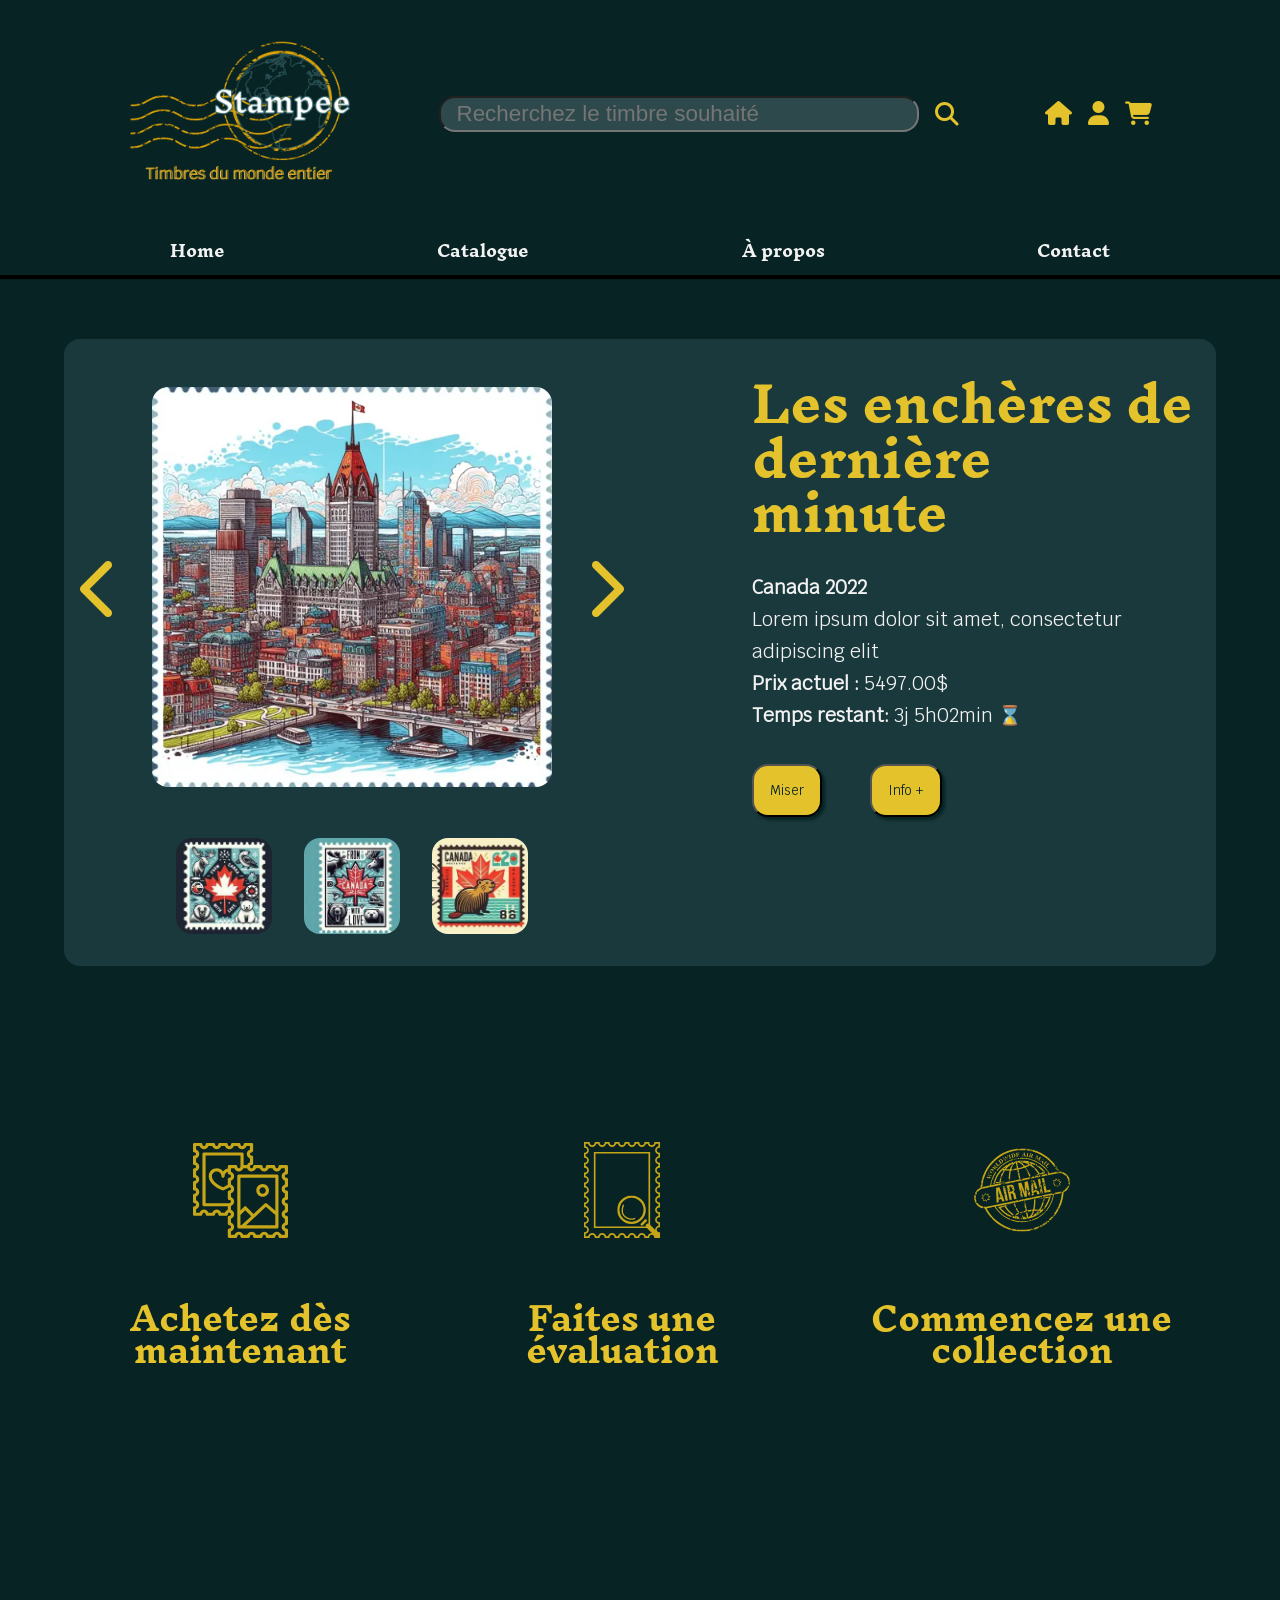
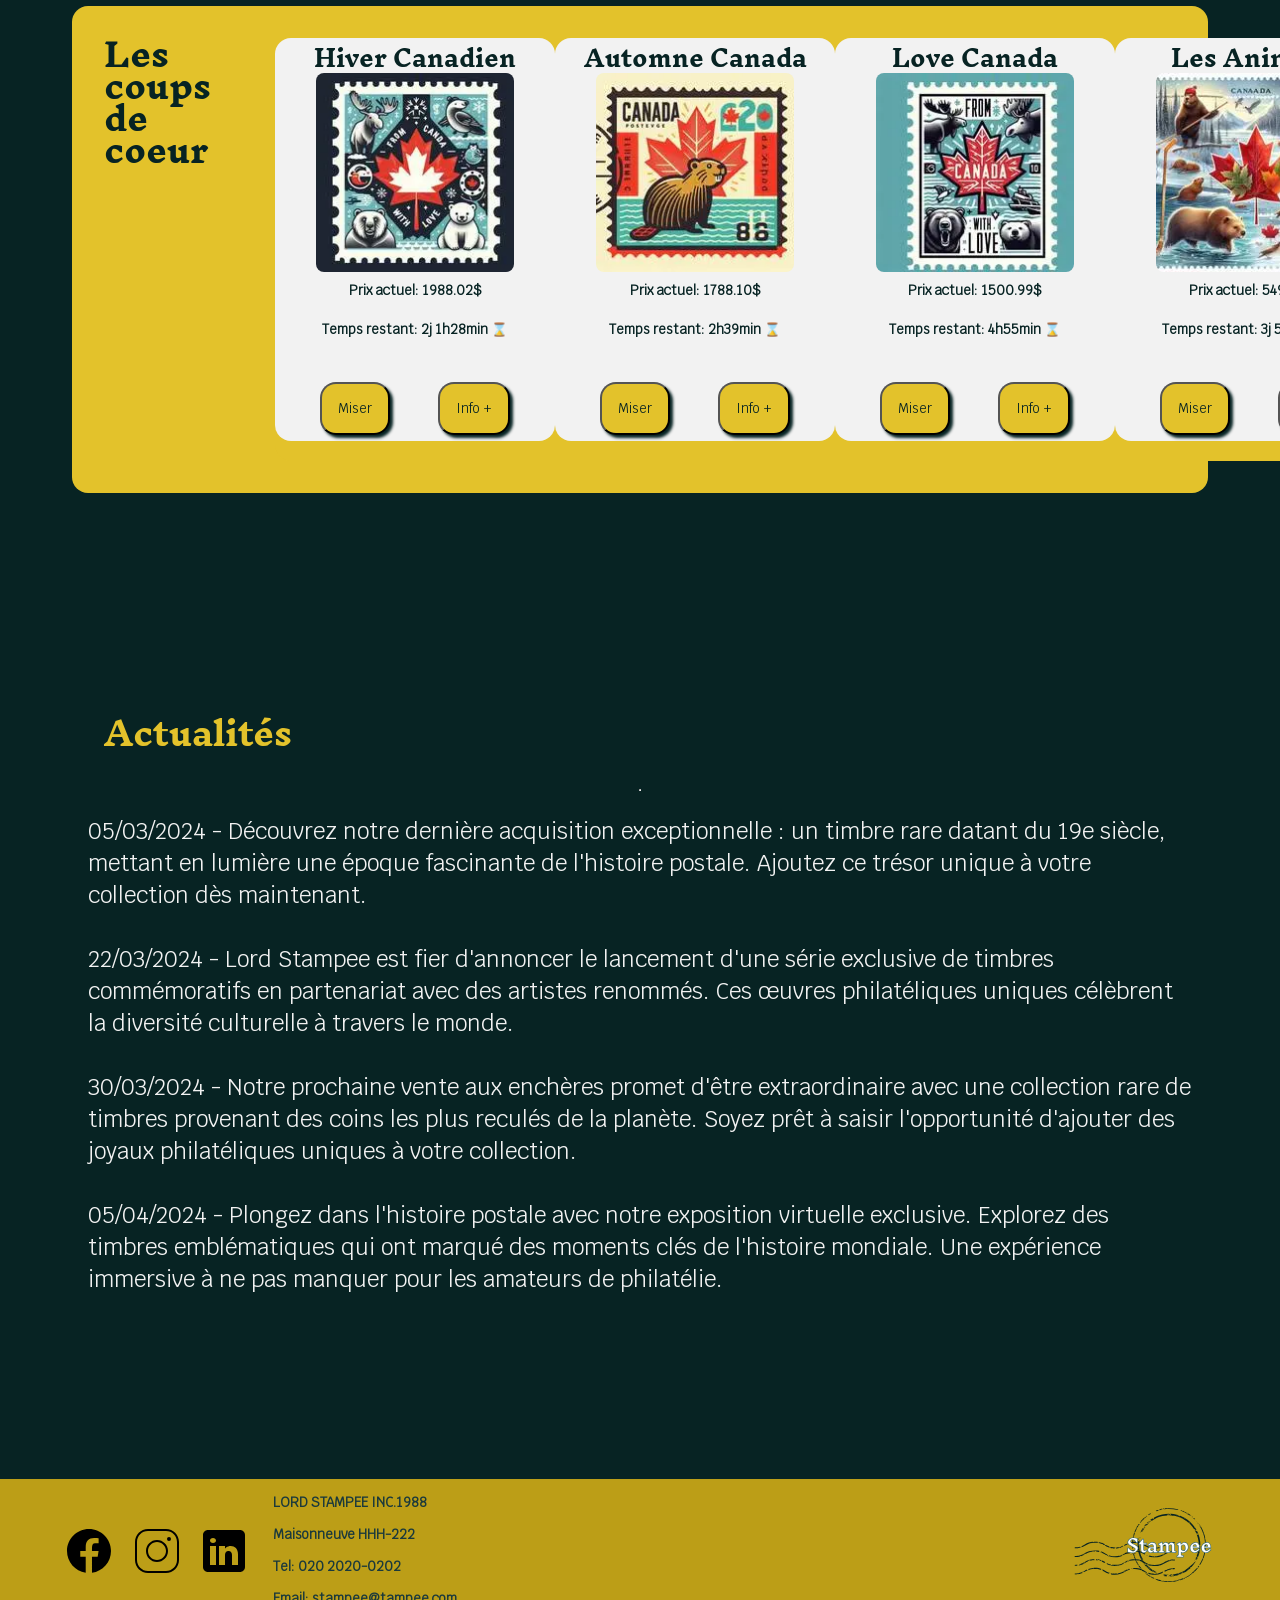
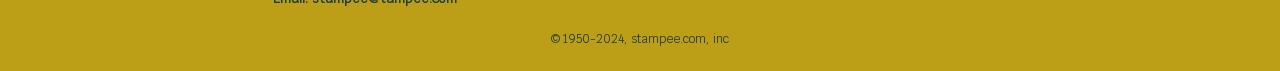
<file: index.html>
<!DOCTYPE html>
<html lang="fr">
  <head>
    <meta charset="UTF-8" />
    <meta name="viewport" content="width=device-width, initial-scale=1.0" />
    <meta
      name="description"
      content="Bienvenue sur Lord Stampee - Votre destination exclusive pour les enchères de timbres rares."
    />
    <meta name="author" content="La Seule Agence" />
    <meta
      name="keywords"
      content="enchères, timbres, collection, philatélie, rare, Lord Stampee"
    />
    <link
      rel="stylesheet"
      href="https://cdnjs.cloudflare.com/ajax/libs/font-awesome/6.5.1/css/all.min.css"
      integrity="sha512-DTOQO9RWCH3ppGqcWaEA1BIZOC6xxalwEsw9c2QQeAIftl+Vegovlnee1c9QX4TctnWMn13TZye+giMm8e2LwA=="
      crossorigin="anonymous"
      referrerpolicy="no-referrer"
    />
    <link
      rel="icon"
      href="./assets/img/logos/Stampee_logo_pale_header.svg"
      type="image/x-icon"
      alt="logo Stampee"
    />
    <!-- Pour production -->
    <!-- <link rel="stylesheet" href="build/css/stylesfinaux.css"> -->
    <link rel="stylesheet" href="./assets/css/styles.css" />
    <title>Stampee</title>
  </head>
  <body class="body-index">
    <header class="header-top">
      <div class="header-top__superieur">
        <div class="header-top__logo">
          <a href="./index.html"
            ><img
              src="./assets/img/logos/Stampee_logo_titre.png"
              alt="logo Stampee"
              class="header-top_img"
              alt="logo Stampee"
            />
          </a>
        </div>

        <div class="barre-recherche">
          <input
            type="text"
            class="barre-recherche__champ"
            placeholder="Recherchez le timbre souhaité"
          />
          <i
            class="fa-solid fa-magnifying-glass icon_img1"
            alt="icon recherche"
          ></i>
        </div>
        <i class="fa-solid fa-bars" alt="icon menu portable" role="img" aria-label="icon menu portable"></i>

        <div class="header-top_icons">
          <a href="./">
            <i class="fa-solid fa-house icon_img1" role="img" aria-label="icon page d'accueil"></i
          ></a>
          <a href="./pages/login.html">
            <i
              class="fa-solid fa-user icon_img1"
              role="img" aria-label="icon inscription ou connexion"
            ></i
          ></a>
          <i
            class="fa-solid fa-cart-shopping icon_img1"
            role="img" aria-label="icon inscription ou connexion"
          ></i>
        </div>
      </div>

      <div class="header-nav">
        <ul>
          <li><a href="./">Home</a></li>
          <li><a href="./pages/catalogue.html">Catalogue</a></li>
          <li><a href="./pages/apropos.html">À propos</a></li>
          <li><a href="./pages/contact.html">Contact</a></li>
        </ul>
      </div>
    </header>

    <main class="main-index">
      <hero class="index-hero">
        <div class="index-hero__carroussel">
          <div class="index-hero-photo">
            <i class="fa-solid fa-chevron-left"></i>
            <div class="index-hero-photo-g">
              <img
                class="hero-photo"
                src="./assets/img/timbres/timbreCA.webp"
                loading="lazy"
                alt="image du timbre aux enchères de derniere minute"
              />
            </div>
            <i class="fa-solid fa-chevron-right"></i>
          </div>

          <div class="encheres-jour_vedettes">
            <div class="vedette-p">
              <img
                class="vedette-photo"
                src="./assets/img/timbres/timbre1.webp"
                loading="lazy"
                alt="image du timbre aux enchères du jour"
              />
            </div>
            <div class="vedette-p">
              <img
                class="vedette-photo"
                src="./assets/img/timbres/timbre2.webp"
                loading="lazy"
                alt="image du timbre aux enchères du jour"
              />
            </div>
            <div class="vedette-p">
              <img
                class="vedette-photo"
                src="./assets/img/timbres/timbre3.webp"
                loading="lazy"
                alt="image du timbre aux enchères du jour"
              />
            </div>
          </div>
        </div>

        <div class="encheres-jour">
          <div class="enchere_description vedette">
            <h1>Les enchères de dernière minute</h1>
            <p class="enchere_description_titre">Canada 2022</p>
            <p>Lorem ipsum dolor sit amet, consectetur adipiscing elit</p>
            <p>
              <span class="enchere_description_detail">Prix actuel : </span>
              5497.00$
            </p>
            <p>
              <span class="enchere_description_detail">Temps restant: </span>
              3j 5h02min ⌛
            </p>

            <div class="enchere_description_btns">
              <button class="btn">Miser</button>
              <button class="btn">Info +</button>
            </div>
          </div>
        </div>
      </hero>

      <section class="index-services">
        <div class="index-services_icones">
          <img
            src="./assets/img/icons/collection.svg"
            class="index-services_svg"
            alt="image d'illustration du service de vente"
          />
          <h2>Achetez dès maintenant</h2>
        </div>
        <div class="index-services_icones">
          <img
            src="./assets/img/icons/evaluation.svg"
            class="index-services_svg"
            alt="image d'illustration du service de evaluation de timbres"
          />
          <h2>Faites une évaluation</h2>
        </div>
        <div class="index-services_icones">
          <img
            src="./assets/img/icons/worldstamp.svg"
            class="index-services_svg"
            alt="image d'illustration pour la page commencez votre collection"
          />
          <h2>Commencez une collection</h2>
        </div>
      </section>

      <section class="index-encheres">
        <div class="index-encheres_gallerie">
          <h2>Les coups de coeur</h2>

          <div class="index-encheres_gallerie__photos">
            <div class="timbre-index-photo">
              <div class="photo-index-produit">
                <h3>Hiver Canadien</h3>
                <img
                  src="./assets/img/timbres/timbre1.webp"
                  alt="timbre Hiver Canadien"
                />
                <p>Prix actuel: 1988.02$</p>
                <p>Temps restant: 2j 1h28min ⌛</p>
                <div class="enchere_description_btns">
                  <button class="btn">Miser</button>
                  <button class="btn">Info +</button>
                </div>
              </div>
            </div>
            <div class="timbre-index-photo">
              <div class="photo-index-produit">
                <h3>Automne Canada</h3>
                <img
                  src="./assets/img/timbres/timbre3.webp"
                  alt="timbre Automne Canad "
                />
                <p>Prix actuel: 1788.10$</p>
                <p>Temps restant: 2h39min ⌛</p>
                <div class="enchere_description_btns">
                  <button class="btn">Miser</button>
                  <button class="btn">Info +</button>
                </div>
              </div>
            </div>
            <div class="timbre-index-photo">
              <div class="photo-index-produit">
                <h3>Love Canada</h3>
                <img
                  src="./assets/img/timbres/timbre2.webp"
                  alt="timbre Love Canada"
                />
                <p>Prix actuel: 1500.99$</p>
                <p>Temps restant: 4h55min ⌛</p>
                <div class="enchere_description_btns">
                  <button class="btn">Miser</button>
                  <button class="btn">Info +</button>
                </div>
              </div>
            </div>
            <div class="timbre-index-photo">
              <div class="photo-index-produit">
                <h3>Les Animaux</h3>
                <img
                  src="./assets/img/timbres/timbre6.webp"
                  alt="timbre Les Animaux"
                />
                <p>Prix actuel: 5497.00$</p>
                <p>Temps restant: 3j 5h02min ⌛</p>
                <div class="enchere_description_btns">
                  <button class="btn">Miser</button>
                  <button class="btn">Info +</button>
                </div>
              </div>
            </div>
          </div>
        </div>
      </section>

      <section class="nouvelles">
        <h2>Actualités</h2>
        <hr />
        <div class="nouvelle-p">
          <p>
            05/03/2024 - Découvrez notre dernière acquisition exceptionnelle :
            un timbre rare datant du 19e siècle, mettant en lumière une époque
            fascinante de l'histoire postale. Ajoutez ce trésor unique à votre
            collection dès maintenant.
          </p>
        </div>
        <div class="nouvelle-p">
          <p>
            22/03/2024 - Lord Stampee est fier d'annoncer le lancement d'une
            série exclusive de timbres commémoratifs en partenariat avec des
            artistes renommés. Ces œuvres philatéliques uniques célèbrent la
            diversité culturelle à travers le monde.
          </p>
        </div>
        <div class="nouvelle-p">
          <p>
            30/03/2024 - Notre prochaine vente aux enchères promet d'être
            extraordinaire avec une collection rare de timbres provenant des
            coins les plus reculés de la planète. Soyez prêt à saisir
            l'opportunité d'ajouter des joyaux philatéliques uniques à votre
            collection.
          </p>
        </div>
        <div class="nouvelle-p">
          <p>
            05/04/2024 - Plongez dans l'histoire postale avec notre exposition
            virtuelle exclusive. Explorez des timbres emblématiques qui ont
            marqué des moments clés de l'histoire mondiale. Une expérience
            immersive à ne pas manquer pour les amateurs de philatélie.
          </p>
        </div>
      </section>
    </main>
    <footer class="footer">
      <div class="footer__content--all">
        <div class="footer__content">
          <div class="footer_left-side">
            <section class="footer_social-media">
              <svg
                class="facebook-icon"
                xmlns="http://www.w3.org/2000/svg"
                viewBox="0 0 50 50"
                width="50px"
                height="50px"
              >
                <path
                  d="M25,3C12.85,3,3,12.85,3,25c0,11.03,8.125,20.137,18.712,21.728V30.831h-5.443v-5.783h5.443v-3.848 c0-6.371,3.104-9.168,8.399-9.168c2.536,0,3.877,0.188,4.512,0.274v5.048h-3.612c-2.248,0-3.033,2.131-3.033,4.533v3.161h6.588 l-0.894,5.783h-5.694v15.944C38.716,45.318,47,36.137,47,25C47,12.85,37.15,3,25,3z"
                />
              </svg>
              <svg
                class="instagram-icon"
                xmlns="http://www.w3.org/2000/svg"
                viewBox="0 0 50 50"
                width="50px"
                height="50px"
              >
                <path
                  d="M 16 3 C 8.8324839 3 3 8.8324839 3 16 L 3 34 C 3 41.167516 8.8324839 47 16 47 L 34 47 C 41.167516 47 47 41.167516 47 34 L 47 16 C 47 8.8324839 41.167516 3 34 3 L 16 3 z M 16 5 L 34 5 C 40.086484 5 45 9.9135161 45 16 L 45 34 C 45 40.086484 40.086484 45 34 45 L 16 45 C 9.9135161 45 5 40.086484 5 34 L 5 16 C 5 9.9135161 9.9135161 5 16 5 z M 37 11 A 2 2 0 0 0 35 13 A 2 2 0 0 0 37 15 A 2 2 0 0 0 39 13 A 2 2 0 0 0 37 11 z M 25 14 C 18.936712 14 14 18.936712 14 25 C 14 31.063288 18.936712 36 25 36 C 31.063288 36 36 31.063288 36 25 C 36 18.936712 31.063288 14 25 14 z M 25 16 C 29.982407 16 34 20.017593 34 25 C 34 29.982407 29.982407 34 25 34 C 20.017593 34 16 29.982407 16 25 C 16 20.017593 20.017593 16 25 16 z"
                />
              </svg>
              <svg
                class="linkedin-icon"
                xmlns="http://www.w3.org/2000/svg"
                viewBox="0 0 50 50"
                width="50px"
                height="50px"
              >
                <path
                  d="M41,4H9C6.24,4,4,6.24,4,9v32c0,2.76,2.24,5,5,5h32c2.76,0,5-2.24,5-5V9C46,6.24,43.76,4,41,4z M17,20v19h-6V20H17z M11,14.47c0-1.4,1.2-2.47,3-2.47s2.93,1.07,3,2.47c0,1.4-1.12,2.53-3,2.53C12.2,17,11,15.87,11,14.47z M39,39h-6c0,0,0-9.26,0-10 c0-2-1-4-3.5-4.04h-0.08C27,24.96,26,27.02,26,29c0,0.91,0,10,0,10h-6V20h6v2.56c0,0,1.93-2.56,5.81-2.56 c3.97,0,7.19,2.73,7.19,8.26V39z"
                />
              </svg>
            </section>
            <section class="footer__contact">
              <p>LORD STAMPEE INC.1988</p>
              <p>Maisonneuve HHH-222</p>
              <p>Tel: 020 2020-0202</p>
              <p>Email: stampee@tampee.com</p>
            </section>
          </div>
          <img
            class="footer__logo"
            src="./assets/img/logos/stampee_logo_footer.svg"
            alt="logo Stampee"
          />
        </div>
        <p class="footer_droits-auteur">© 1950-2024, stampee.com, inc</p>
      </div>
    </footer>
  </body>
</html>
</file>
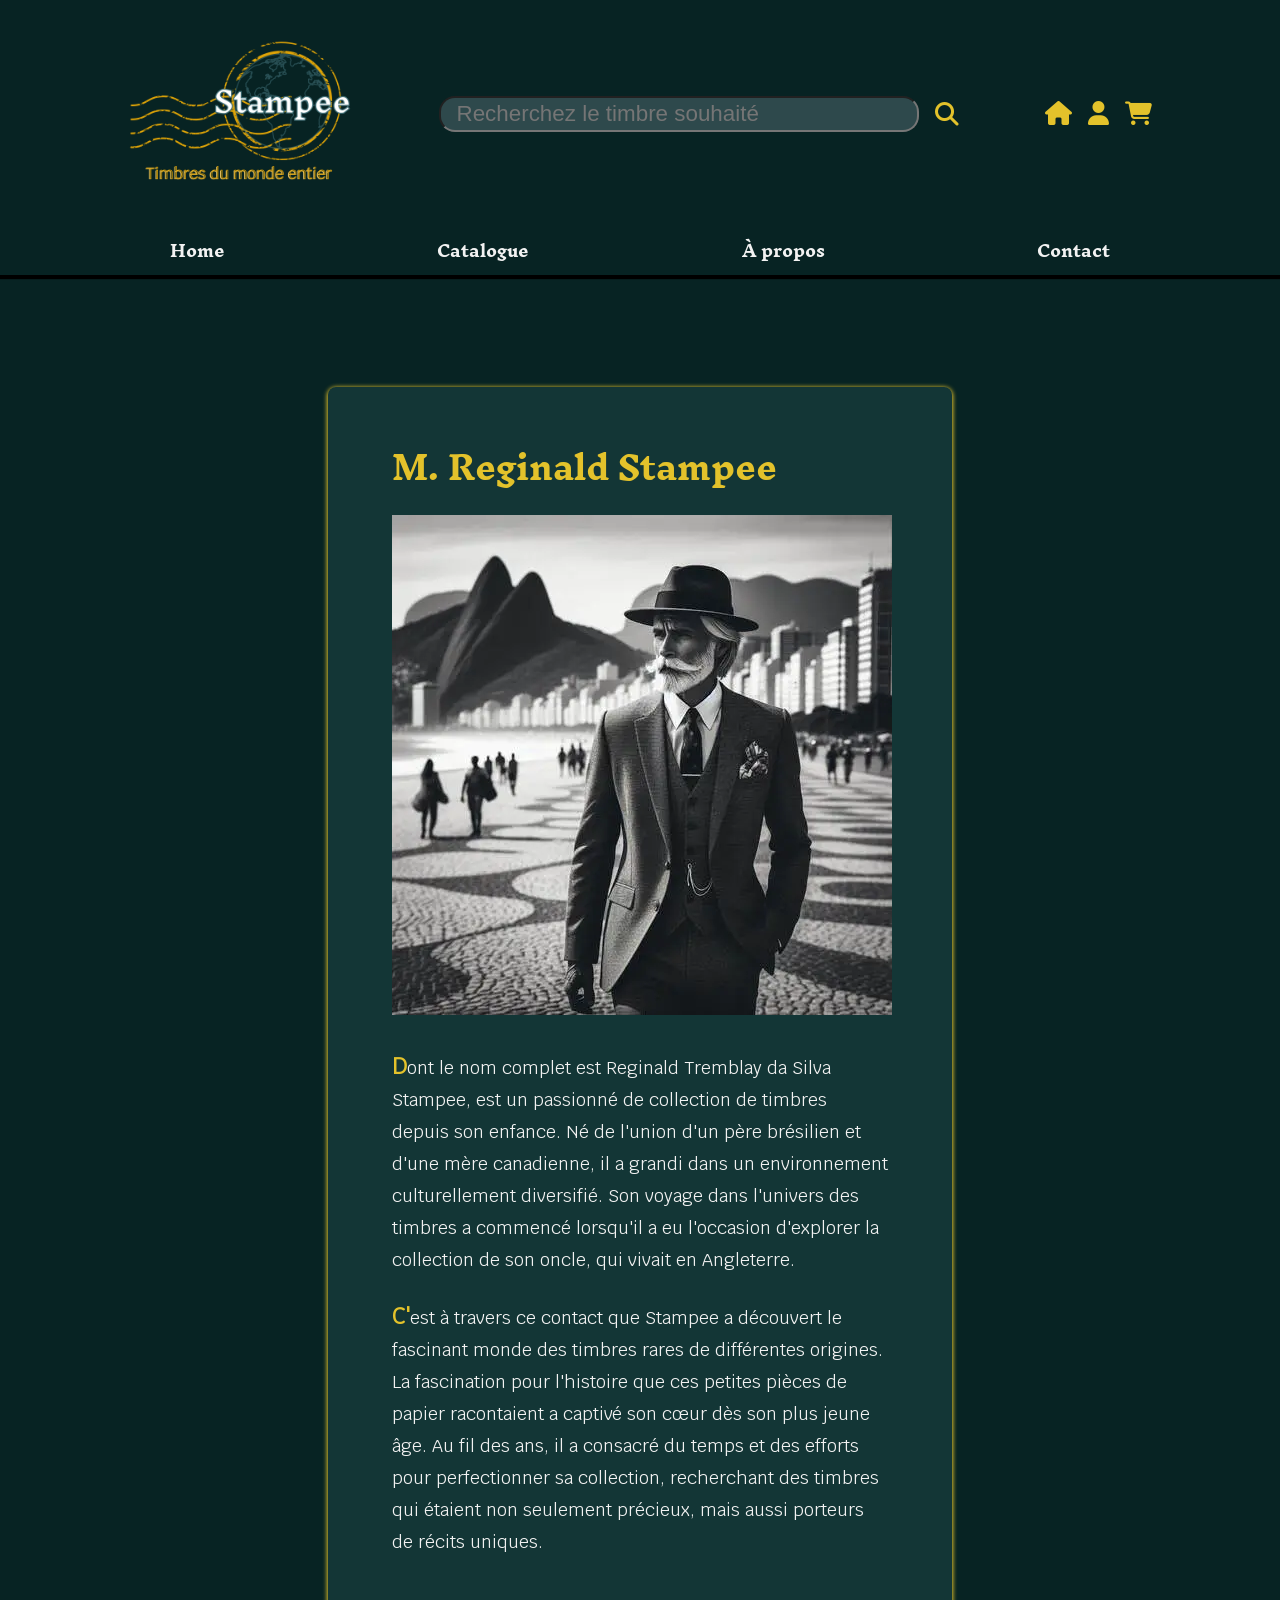
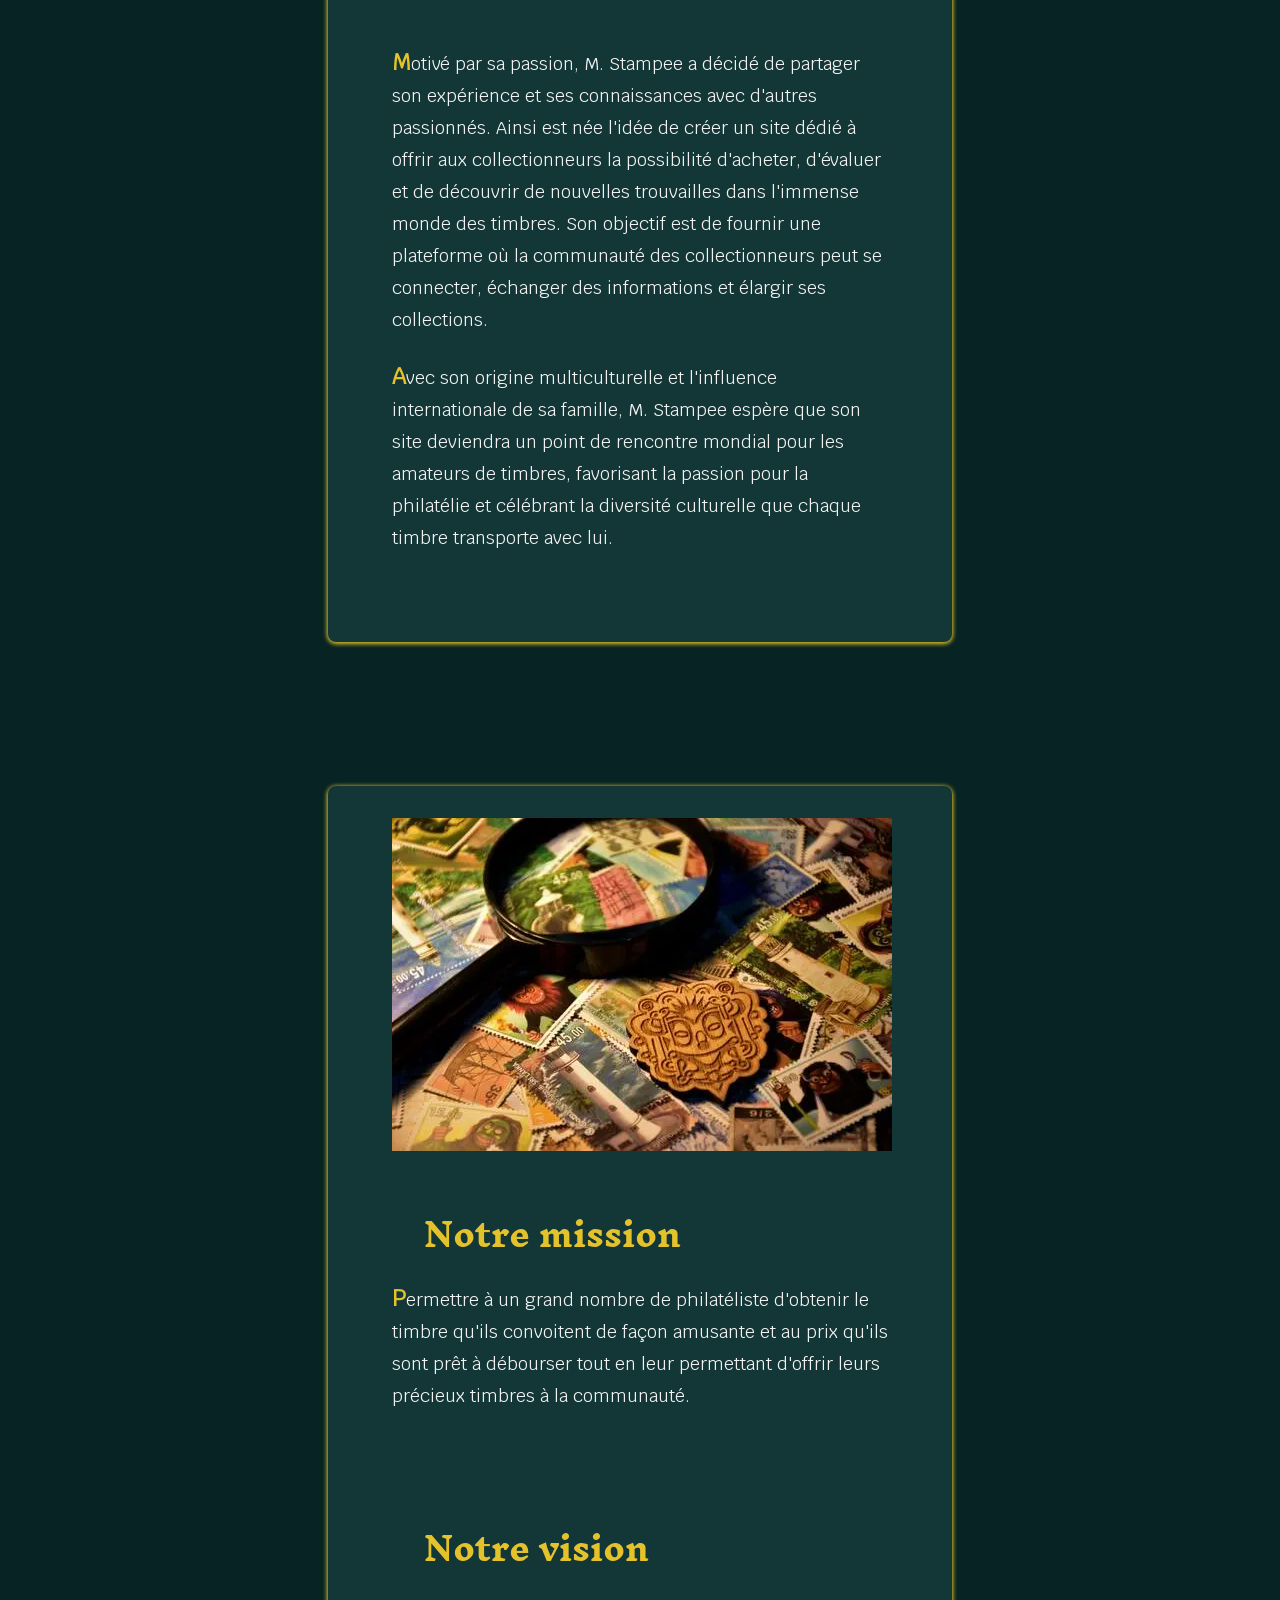
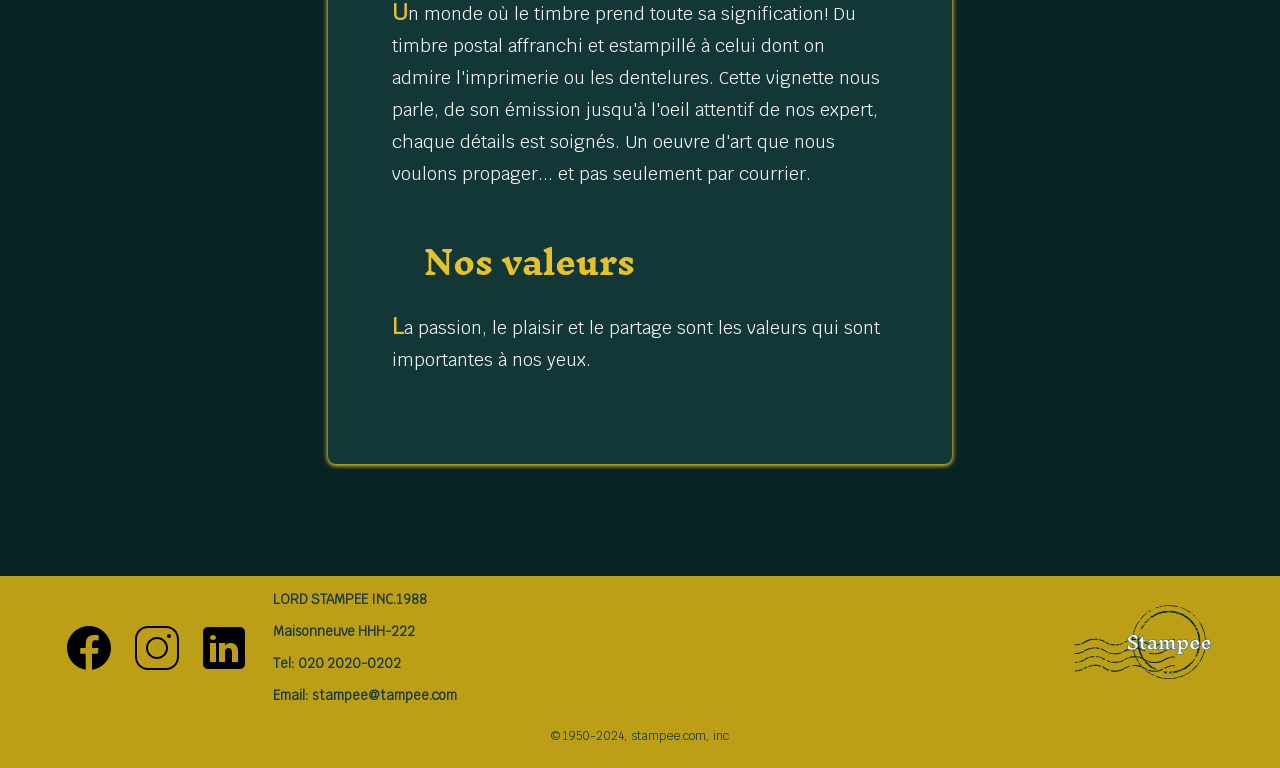
<file: pages/apropos.html>
<!DOCTYPE html>
<html lang="fr">
  <head>
    <meta charset="UTF-8" />
    <meta name="viewport" content="width=device-width, initial-scale=1.0" />
    <meta
      name="description"
      content="Bienvenue sur Lord Stampee - Votre destination exclusive pour les enchères de timbres rares."
    />
    <meta name="author" content="La Seule Agence" />
    <meta
      name="keywords"
      content="enchères, timbres, collection, philatélie, rare, Lord Stampee"
    />
    <link
      rel="stylesheet"
      href="https://cdnjs.cloudflare.com/ajax/libs/font-awesome/6.5.1/css/all.min.css"
      integrity="sha512-DTOQO9RWCH3ppGqcWaEA1BIZOC6xxalwEsw9c2QQeAIftl+Vegovlnee1c9QX4TctnWMn13TZye+giMm8e2LwA=="
      crossorigin="anonymous"
      referrerpolicy="no-referrer"
    />
    <link
      rel="icon"
      href="./assets/img/logos/Stampee_logo_pale_header.svg"
      type="image/x-icon"
      alt="logo Stampee"
    />
    <!-- Pour production -->
    <!-- <link rel="stylesheet" href="build/css/stylesfinaux.css"> -->
    <link rel="stylesheet" href="../assets/css/styles.css" />
    <title>Stampee</title>
  </head>
  <body class="body-index">
    <header class="header-top">
      <div class="header-top__superieur">
        <div class="header-top__logo">
          <a href="../index.html"
            ><img
              src="../assets/img/logos/Stampee_logo_titre.png"
              alt="logo Stampee"
              class="header-top_img"
              alt="logo Stampee"
            />
          </a>
        </div>

        <div class="barre-recherche">
          <input
            type="text"
            class="barre-recherche__champ"
            placeholder="Recherchez le timbre souhaité"
          />
          <i
            class="fa-solid fa-magnifying-glass icon_img1"
            alt="icon recherche"
          ></i>
        </div>
        <i class="fa-solid fa-bars" alt="icon menu portable"></i>

        <div class="header-top_icons">
          <a href="../index.html">
            <i class="fa-solid fa-house icon_img1" role="img" aria-label="icon page d'accueil"></i
          ></a>
          <a href="./login.html">
            <i
              class="fa-solid fa-user icon_img1"
              role="img" aria-label="icon inscription ou connexion"
            ></i
          ></a>
          <i
            class="fa-solid fa-cart-shopping icon_img1"
            role="img" aria-label="icon inscription ou connexion"
          ></i>
        </div>
      </div>

      <div class="header-nav">
        <ul>
          <li><a href="../index.html">Home</a></li>
          <li> <a href="./catalogue.html">Catalogue</a></li>
          <li><a href="./apropos.html">À propos</a></li>
          <li><a href="./contact.html">Contact</a></li>
        </ul>
      </div>
    </header>

    <main class="main-apropos">
      <div class="apropos-text">
        <div class="apropos_img_principal">
          <h2>M. Reginald Stampee</h2>
          <img
            src="../assets/img/photos/M.stampee.webp"
            alt="Lord Reginald Stampee"
            loading="lazy"
            class="apropos_img"
          />
        </div>

        <div class="apropos_biography1">
          <p>
            Dont le nom complet est Reginald Tremblay da Silva Stampee, est un
            passionné de collection de timbres depuis son enfance. Né de l'union
            d'un père brésilien et d'une mère canadienne, il a grandi dans un
            environnement culturellement diversifié. Son voyage dans l'univers
            des timbres a commencé lorsqu'il a eu l'occasion d'explorer la
            collection de son oncle, qui vivait en Angleterre.
          </p>
          <p>
            C'est à travers ce contact que Stampee a découvert le fascinant
            monde des timbres rares de différentes origines. La fascination pour
            l'histoire que ces petites pièces de papier racontaient a captivé
            son cœur dès son plus jeune âge. Au fil des ans, il a consacré du
            temps et des efforts pour perfectionner sa collection, recherchant
            des timbres qui étaient non seulement précieux, mais aussi porteurs
            de récits uniques.
          </p>
        </div>
        <div class="apropos_biography2">
          <p>
            Motivé par sa passion, M. Stampee a décidé de partager son
            expérience et ses connaissances avec d'autres passionnés. Ainsi est
            née l'idée de créer un site dédié à offrir aux collectionneurs la
            possibilité d'acheter, d'évaluer et de découvrir de nouvelles
            trouvailles dans l'immense monde des timbres. Son objectif est de
            fournir une plateforme où la communauté des collectionneurs peut se
            connecter, échanger des informations et élargir ses collections.
          </p>
          <p>
            Avec son origine multiculturelle et l'influence internationale de sa
            famille, M. Stampee espère que son site deviendra un point de
            rencontre mondial pour les amateurs de timbres, favorisant la
            passion pour la philatélie et célébrant la diversité culturelle que
            chaque timbre transporte avec lui.
          </p>
        </div>
      </div>
    </main>
    <main class="main-apropos">
      <div class="apropos-text">
        <div class="apropos_img_principal">
          <img
            src="../assets/img/photos/loupe_timbres.webp"
            alt="Lord Reginald Stampee"
            loading="lazy"
            class="apropos_img"
          />
        </div>

        <div class="apropos_biography1">
          <h2>Notre mission</h2>
          <p class="main-mission__p">
            Permettre à un grand nombre de philatéliste d'obtenir le timbre
            qu'ils convoitent de façon amusante et au prix qu'ils sont prêt à
            débourser tout en leur permettant d'offrir leurs précieux timbres à
            la communauté.
          </p>
        </div>
        <div class="apropos_biography2">
          <h2>Notre vision</h2>
          <p>
            Un monde où le timbre prend toute sa signification! Du timbre postal
            affranchi et estampillé à celui dont on admire l'imprimerie ou les
            dentelures. Cette vignette nous parle, de son émission jusqu'à
            l'oeil attentif de nos expert, chaque détails est soignés. Un oeuvre
            d'art que nous voulons propager... et pas seulement par courrier.
          </p>
          <h2>Nos valeurs</h2>
          <p>
            La <strong>passion</strong>, le <strong>plaisir</strong> et le
            <strong>partage</strong> sont les valeurs qui sont importantes à nos
            yeux.
          </p>
        </div>
      </div>
    </main>

    <footer class="footer">
      <div class="footer__content--all">
        <div class="footer__content">
          <div class="footer_left-side">
            <section class="footer_social-media">
              <svg
                class="facebook-icon"
                xmlns="http://www.w3.org/2000/svg"
                viewBox="0 0 50 50"
                width="50px"
                height="50px"
              >
                <path
                  d="M25,3C12.85,3,3,12.85,3,25c0,11.03,8.125,20.137,18.712,21.728V30.831h-5.443v-5.783h5.443v-3.848 c0-6.371,3.104-9.168,8.399-9.168c2.536,0,3.877,0.188,4.512,0.274v5.048h-3.612c-2.248,0-3.033,2.131-3.033,4.533v3.161h6.588 l-0.894,5.783h-5.694v15.944C38.716,45.318,47,36.137,47,25C47,12.85,37.15,3,25,3z"
                />
              </svg>
              <svg
                class="instagram-icon"
                xmlns="http://www.w3.org/2000/svg"
                viewBox="0 0 50 50"
                width="50px"
                height="50px"
              >
                <path
                  d="M 16 3 C 8.8324839 3 3 8.8324839 3 16 L 3 34 C 3 41.167516 8.8324839 47 16 47 L 34 47 C 41.167516 47 47 41.167516 47 34 L 47 16 C 47 8.8324839 41.167516 3 34 3 L 16 3 z M 16 5 L 34 5 C 40.086484 5 45 9.9135161 45 16 L 45 34 C 45 40.086484 40.086484 45 34 45 L 16 45 C 9.9135161 45 5 40.086484 5 34 L 5 16 C 5 9.9135161 9.9135161 5 16 5 z M 37 11 A 2 2 0 0 0 35 13 A 2 2 0 0 0 37 15 A 2 2 0 0 0 39 13 A 2 2 0 0 0 37 11 z M 25 14 C 18.936712 14 14 18.936712 14 25 C 14 31.063288 18.936712 36 25 36 C 31.063288 36 36 31.063288 36 25 C 36 18.936712 31.063288 14 25 14 z M 25 16 C 29.982407 16 34 20.017593 34 25 C 34 29.982407 29.982407 34 25 34 C 20.017593 34 16 29.982407 16 25 C 16 20.017593 20.017593 16 25 16 z"
                />
              </svg>
              <svg
                class="linkedin-icon"
                xmlns="http://www.w3.org/2000/svg"
                viewBox="0 0 50 50"
                width="50px"
                height="50px"
              >
                <path
                  d="M41,4H9C6.24,4,4,6.24,4,9v32c0,2.76,2.24,5,5,5h32c2.76,0,5-2.24,5-5V9C46,6.24,43.76,4,41,4z M17,20v19h-6V20H17z M11,14.47c0-1.4,1.2-2.47,3-2.47s2.93,1.07,3,2.47c0,1.4-1.12,2.53-3,2.53C12.2,17,11,15.87,11,14.47z M39,39h-6c0,0,0-9.26,0-10 c0-2-1-4-3.5-4.04h-0.08C27,24.96,26,27.02,26,29c0,0.91,0,10,0,10h-6V20h6v2.56c0,0,1.93-2.56,5.81-2.56 c3.97,0,7.19,2.73,7.19,8.26V39z"
                />
              </svg>
            </section>
            <section class="footer__contact">
              <p>LORD STAMPEE INC.1988</p>
              <p>Maisonneuve HHH-222</p>
              <p>Tel: 020 2020-0202</p>
              <p>Email: stampee@tampee.com</p>
            </section>
          </div>
          <img
            class="footer__logo"
            src="../assets/img/logos/stampee_logo_footer.svg"
            alt="logo Stampee"
          />
        </div>
        <p class="footer_droits-auteur">© 1950-2024, stampee.com, inc</p>
      </div>
    </footer>
  </body>
</html>
</file>
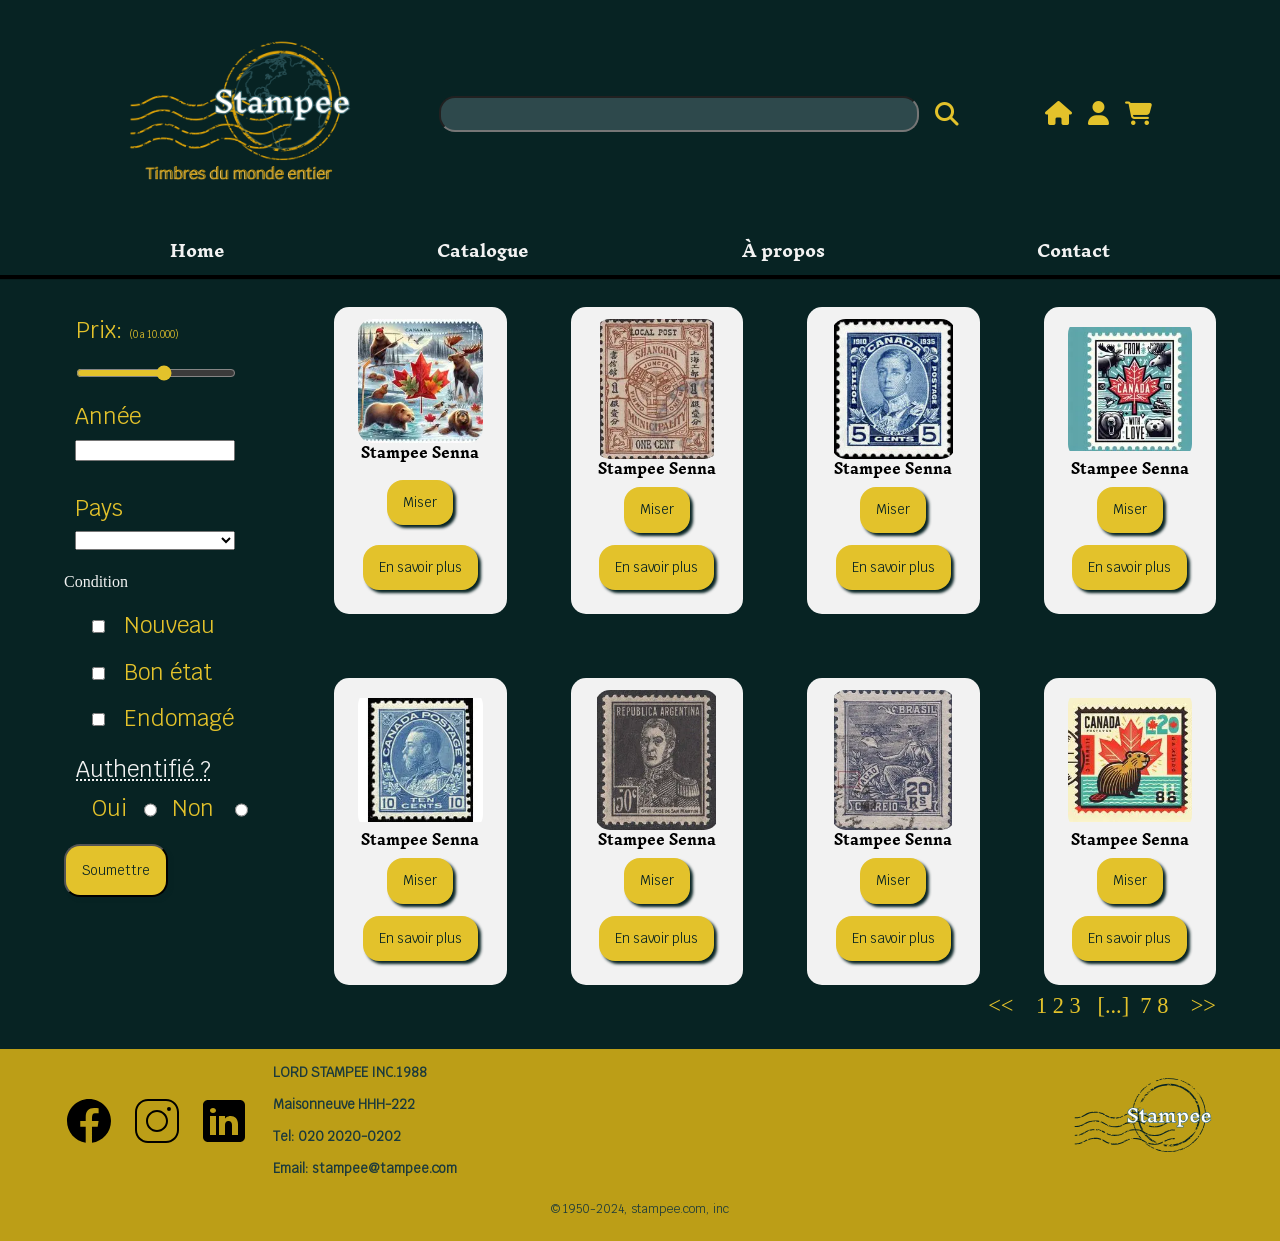
<file: pages/catalogue.html>
<!DOCTYPE html>
<html lang="fr">
  <head>
    <meta charset="UTF-8" />
    <meta name="viewport" content="width=device-width, initial-scale=1.0" />
    <meta
      name="description"
      content="Bienvenue sur Lord Stampee - Votre destination exclusive pour les enchères de timbres rares."
    />
    <meta name="author" content="La Seule Agence" />
    <meta
      name="keywords"
      content="enchères, timbres, collection, philatélie, rare, Lord Stampee"
    />
    <link
      rel="stylesheet"
      href="https://cdnjs.cloudflare.com/ajax/libs/font-awesome/6.5.1/css/all.min.css"
      integrity="sha512-DTOQO9RWCH3ppGqcWaEA1BIZOC6xxalwEsw9c2QQeAIftl+Vegovlnee1c9QX4TctnWMn13TZye+giMm8e2LwA=="
      crossorigin="anonymous"
      referrerpolicy="no-referrer"
    />
    <!-- Pour production -->
    <!-- <link rel="stylesheet" href="build/css/stylesfinaux.css"> -->
    <link rel="stylesheet" href="../assets/css/pages/catalogue.css" />
    <title>Catalogue</title>
  </head>
  <body>
    <header class="header-top">
      <div class="header-top__superieur">
        <a href="../index.html"
          ><img
            src="../assets/img/logos/Stampee_logo_titre.png"
            alt="logo Stampee"
            class="header-top_img"
            alt="logo Stampee"
          />
        </a>

        <div class="barre-recherche">
          <input id="name" type="text" class="barre-recherche__champ" />
          <i
            class="fa-solid fa-magnifying-glass icon_img1"
            alt="icon recherche"
          ></i>
        </div>

        <div class="header-top_icons">
          <a href="../index.html">
            <i
              class="fa-solid fa-house icon_img1"
              role="img"
              aria-label="icon page d'accueil"
            ></i
          ></a>
          <a href="./login.html">
            <i
              class="fa-solid fa-user icon_img1"
              role="img"
              aria-label="icon inscription ou connexion"
            ></i
          ></a>
          <i
            class="fa-solid fa-cart-shopping icon_img1"
            role="img"
            aria-label="icon inscription ou connexion"
          ></i>
        </div>
      </div>

      <div class="header-nav">
        <ul>
          <li><a href="../index.html">Home</a></li>
          <li> <a href="./catalogue.html">Catalogue</a></li>
          <li><a href="./apropos.html">À propos</a></li>
          <li><a href="./contact.html">Contact</a></li>
        </ul>
      </div>
    </header>

    <section class="flex-container">
      <aside class="aside_menu">
        <form class="aside_menu__form">
          <label for="prix">Prix: <span>(0 a 10.000)</span></label>
          <input
            id="prix"
            type="range"
            name="prix"
            min="1"
            max="10.000"
            class="aside_menu__input_range"
          />

          <div class="aside_menu_input_annee">
            <label for="annee">Année</label>
            <input
              id="annee"
              type="number"
              name="annee"
              class="aside_menu__input_range"
            />
          </div>

          <div class="aside_menu_input_pays">
            <label for="pays">Pays</label>
            <select id="pays" name="pays" class="aside_menu_input_pays_select">
              <option value=""></option>
              <option value="Afrique du Sud">Afrique du Sud</option>
              <option value="Brésil">Brésil</option>
              <option value="Canada">Canada</option>
              <option value="Danemark">Danemark</option>
              <option value="Finlande">Finlande</option>
              <option value="Grèce">Grèce</option>
              <option value="Honduras">Honduras</option>
              <option value="Italie">Italie</option>
            </select>
          </div>

          <fieldset>
            <legend>Condition</legend>
            <div class="aside_menu_input_condition">
              <div class="aside_menu_input_condition_option">
                <input
                  id="nouveau"
                  type="checkbox"
                  name="nouveau"
                  value="Nouveau"
                />
                <label for="nouveau">Nouveau</label>
              </div>
              <div class="aside_menu_input_condition_option">
                <input id="bon_etat" type="checkbox" name="bon_etat" value="bon_etat" />
                <label for="bon_etat">Bon état</label>
              </div>
              <div class="aside_menu_input_condition_option">
                <input
                  id="endomage"
                  type="checkbox"
                  name="endomage"
                  value="Endomagé"
                />
                <label for="endomage">Endomagé</label>
              </div>
            </div>
          </div>

          <div class="aside_menu_input_autentication">
            <p><abbr title="Copie officielle">Authentifié&nbsp;?</abbr></p>

            <div class="aside_menu_input_autentication_options">
                <label for="authentifie">Oui</label>
              <input id="authentifie" type="radio" name="Oui" value="Oui" />

              <label for="authentifie">Non</label>
                <input id="authentifie" type="radio" name="non" value="Non" />
            </div>
          </div>

          <button type="submit" class="btn">Soumettre</button>
        </form>
      </aside>
      <main class="main-grid">
        <div class="main-grid__tuile">
          <div>
            <img
              src="../assets/img/timbres/timbre6.webp"
              alt="Canada timbre"
            />
            <h4>Stampee Senna</h4>
          </div>
          <a href="./produit.html" class="btn">Miser</a>
          <a href="./produit.html" class="btn">En savoir plus</a>
        </div>

        <div class="main-grid__tuile">
          <div>
            <img
              width="200"
              height="200"
              src="../assets/img/timbres/catalogue_china-lot-black_0003-–-kopija.webp"
              alt="timbre chine"
            />
            <h4>Stampee Senna</h4>
          </div>
          <a href="./produit.html" class="btn">Miser</a>
          <a href="./produit.html" class="btn">En savoir plus</a>
        </div>

        <div class="main-grid__tuile">
          <div>
            <img
              width="200"
              height="200"
              src="../assets/img/timbres/catalogue_canada-stamp-214-prince-of-wales-5-1935.webp"
              alt="timbre canada"
            />
            <h4>Stampee Senna</h4>
          </div>
          <a href="./produit.html" class="btn">Miser</a>
          <a href="./produit.html" class="btn">En savoir plus</a>
        </div>

        <div class="main-grid__tuile">
          <div>
            <img
              width="200"
              height="200"
              src="../assets/img/timbres/timbre2.webp"
              alt="Timbre Senna"
            />
            <h4>Stampee Senna</h4>
          </div>
          <a href="./produit.html" class="btn">Miser</a>
          <a href="./produit.html" class="btn">En savoir plus</a>
        </div>

        <div class="main-grid__tuile">
          <div>
            <img
              width="200"
              height="200"
              src="../assets/img/timbres/catalogue_canada-stamp-117a-king-george-v-10-1922.webp"
              alt="timbre canada"
            />
            <h4>Stampee Senna</h4>
          </div>
          <a href="./produit.html" class="btn">Miser</a>
          <a href="./produit.html" class="btn">En savoir plus</a>
        </div>

        <div class="main-grid__tuile">
          <div>
            <img
              width="200"
              height="200"
              src="../assets/img/timbres/catalogue_Argentina-1924-50c-stamp-plate-error.webp"
              alt="timbre argentine"
            />
            <h4>Stampee Senna</h4>
          </div>
          <a href="./produit.html" class="btn">Miser</a>
          <a href="./produit.html" class="btn">En savoir plus</a>
        </div>

        <div class="main-grid__tuile">
          <div>
            <img
              width="200"
              height="200"
              src="../assets/img/timbres/catalogue_Brazil-CA-DP3_2-253x300.webp"
              alt="Brazil timbre"
            />
            <h4>Stampee Senna</h4>
          </div>
          <a href="./produit.html" class="btn">Miser</a>
          <a href="./produit.html" class="btn">En savoir plus</a>
        </div>

        <div class="main-grid__tuile">
          <div>
            <img
              width="200"
              height="200"
              src="../assets/img/timbres/timbre3.webp"
              alt="Timbre Brasil"
            />
            <h4>Stampee Senna</h4>
          </div>
          <a href="./produit.html" class="btn">Miser</a>
          <a href="./produit.html" class="btn">En savoir plus</a>
        </div>
      </main>
      <a class="pagination" href="/nolink"
        ><<&nbsp;&nbsp;&nbsp; 1 2 3&nbsp;&nbsp; [...]&nbsp;&nbsp;7
        8&nbsp;&nbsp;&nbsp; >></a
      >
    </section>

    <footer class="footer">
      <div class="footer__content--all">
        <div class="footer__content">
          <div class="footer_left-side">
            <section class="footer_social-media">
              <svg
                class="facebook-icon"
                xmlns="http://www.w3.org/2000/svg"
                viewBox="0 0 50 50"
                width="50px"
                height="50px"
              >
                <path
                  d="M25,3C12.85,3,3,12.85,3,25c0,11.03,8.125,20.137,18.712,21.728V30.831h-5.443v-5.783h5.443v-3.848 c0-6.371,3.104-9.168,8.399-9.168c2.536,0,3.877,0.188,4.512,0.274v5.048h-3.612c-2.248,0-3.033,2.131-3.033,4.533v3.161h6.588 l-0.894,5.783h-5.694v15.944C38.716,45.318,47,36.137,47,25C47,12.85,37.15,3,25,3z"
                />
              </svg>
              <svg
                class="instagram-icon"
                xmlns="http://www.w3.org/2000/svg"
                viewBox="0 0 50 50"
                width="50px"
                height="50px"
              >
                <path
                  d="M 16 3 C 8.8324839 3 3 8.8324839 3 16 L 3 34 C 3 41.167516 8.8324839 47 16 47 L 34 47 C 41.167516 47 47 41.167516 47 34 L 47 16 C 47 8.8324839 41.167516 3 34 3 L 16 3 z M 16 5 L 34 5 C 40.086484 5 45 9.9135161 45 16 L 45 34 C 45 40.086484 40.086484 45 34 45 L 16 45 C 9.9135161 45 5 40.086484 5 34 L 5 16 C 5 9.9135161 9.9135161 5 16 5 z M 37 11 A 2 2 0 0 0 35 13 A 2 2 0 0 0 37 15 A 2 2 0 0 0 39 13 A 2 2 0 0 0 37 11 z M 25 14 C 18.936712 14 14 18.936712 14 25 C 14 31.063288 18.936712 36 25 36 C 31.063288 36 36 31.063288 36 25 C 36 18.936712 31.063288 14 25 14 z M 25 16 C 29.982407 16 34 20.017593 34 25 C 34 29.982407 29.982407 34 25 34 C 20.017593 34 16 29.982407 16 25 C 16 20.017593 20.017593 16 25 16 z"
                />
              </svg>
              <svg
                class="linkedin-icon"
                xmlns="http://www.w3.org/2000/svg"
                viewBox="0 0 50 50"
                width="50px"
                height="50px"
              >
                <path
                  d="M41,4H9C6.24,4,4,6.24,4,9v32c0,2.76,2.24,5,5,5h32c2.76,0,5-2.24,5-5V9C46,6.24,43.76,4,41,4z M17,20v19h-6V20H17z M11,14.47c0-1.4,1.2-2.47,3-2.47s2.93,1.07,3,2.47c0,1.4-1.12,2.53-3,2.53C12.2,17,11,15.87,11,14.47z M39,39h-6c0,0,0-9.26,0-10 c0-2-1-4-3.5-4.04h-0.08C27,24.96,26,27.02,26,29c0,0.91,0,10,0,10h-6V20h6v2.56c0,0,1.93-2.56,5.81-2.56 c3.97,0,7.19,2.73,7.19,8.26V39z"
                />
              </svg>
            </section>
            <section class="footer__contact">
              <p>LORD STAMPEE INC.1988</p>
              <p>Maisonneuve HHH-222</p>
              <p>Tel: 020 2020-0202</p>
              <p>Email: stampee@tampee.com</p>
            </section>
          </div>
          <!-- <img
            class="footer__logo"
            src="../assets/img/logos/stampee_logo_footer.svg"
            alt="logo Stampee"
          /> -->
          <?xml version="1.0" encoding="utf-8"?>
          <!-- Generator: Adobe Illustrator 27.8.1, SVG Export Plug-In . SVG Version: 6.00 Build 0)  -->
          <svg
            version="1.1"
            id="Calque_1"
            xmlns="http://www.w3.org/2000/svg"
            xmlns:xlink="http://www.w3.org/1999/xlink"
            x="0px"
            y="0px"
            viewBox="0 0 810 810"
            style="enable-background: new 0 0 810 810"
            xml:space="preserve"
            class="footer__logo"
          >
            <style type="text/css">
              .st0 {
                fill: #072323;
              }
              .st1 {
                clip-path: url(#SVGID_00000050641309550543418890000016434607423579634861_);
              }
              .st2 {
                clip-path: url(#SVGID_00000043457520923699473380000006177598570863846807_);
              }
              .st3 {
                clip-path: url(#SVGID_00000073000605243284730480000013300233831631649190_);
              }
              .st4 {
                clip-path: url(#SVGID_00000018953569107102269120000014310447293138872704_);
              }
              .st5 {
                clip-path: url(#SVGID_00000096024494558222381660000010278471898068292767_);
              }
              .st6 {
                filter: url(#Adobe_OpacityMaskFilter);
              }
              .st7 {
                fill-opacity: 0.59;
              }
              .st8 {
                mask: url(#_x32_f8051cc10_00000166651972468662424440000000176734749619241908_);
              }
              .st9 {
                clip-path: url(#SVGID_00000156572844267337165820000017735801734643861388_);
              }
              .st10 {
                clip-path: url(#SVGID_00000010289105415696375660000000759799532416357567_);
              }
              .st11 {
                fill: #43727a;
              }
              .st12 {
                clip-path: url(#SVGID_00000104672098166964906800000008329151271557448866_);
              }
              .st13 {
                fill: none;
                stroke: #43727a;
                stroke-width: 7.4278;
                stroke-miterlimit: 3.785;
              }
              .st14 {
                fill: #ffffff;
              }
              .st15 {
                font-family: "MyriadPro-Regular";
              }
              .st16 {
                font-size: 12px;
              }
            </style>
            <g id="vagues">
              <path
                class="st0"
                d="M167.9,457.7c-3.5-1.4-7.2-2.7-11.3-3.8c-0.2,0-0.3,0.1-0.5,0.1c0,0-0.2-0.2-0.5-0.4c-2.2-0.6-4.6-1-7-1.5
              c-4,2.4-8.4,3.9-10.2-0.3c0.5-0.3,1.1-0.5,1.6-0.8c-1.4-0.1-2.8-0.2-4.3-0.3c-0.1,0.2-0.2,0.5-0.4,0.9c2.7,0.5,1.5,2.6-1.1,5
              c4.2,0.2,8,0.6,11.5,1.1c4.2-2,7.7-2.8,9.6,0.5c9.3-0.5,6.6,0.7,2.7,2.2c1.6,0.5,3,1,4.5,1.5c-0.1-0.2-0.2-0.4-0.3-0.6
              C165,459.8,165.5,459.5,167.9,457.7"
              />
              <path
                class="st0"
                d="M186.4,468.8c0.2-0.4,0.5-0.8,0.7-1.2c-0.3-0.2-0.5-0.3-0.8-0.5c-5-2.9-10.1-5.8-15.9-8.4
              c0.2,3.1-1.9,4.6-4.1,4.8c5.9,2.5,11,5.4,16.3,8.4c0.5-0.4,1.2-0.9,2.1-1.7C185.7,470,186.4,468.8,186.4,468.8"
              />
              <path
                class="st0"
                d="M186.7,473.8C189,471.1,190.1,467.8,186.7,473.8"
              />
              <path
                class="st0"
                d="M186.7,473.8c-0.3,0.1-0.5,0.1-0.6,0.2c0.3,0.2,0.7,0.4,1,0.6C187.8,474.1,187.4,473.6,186.7,473.8"
              />
              <g>
                <defs>
                  <rect
                    id="SVGID_1_"
                    x="13.1"
                    y="481"
                    width="18.9"
                    height="8"
                  />
                </defs>
                <clipPath
                  id="SVGID_00000005234263795377696410000002338383614794979207_"
                >
                  <use xlink:href="#SVGID_1_" style="overflow: visible" />
                </clipPath>
                <g
                  style="
                    clip-path: url(#SVGID_00000005234263795377696410000002338383614794979207_);
                  "
                >
                  <path
                    class="st0"
                    d="M31.6,481.3c-4.4,0.5-9.2,0.8-14.6,0.8c-1.7,0-3,1.3-3,3c0,1.6,1.3,3,3,3c4.7,0,8.9-0.2,12.9-0.6
                  C31.6,484,31.8,482.3,31.6,481.3"
                  />
                </g>
              </g>
              <path
                class="st0"
                d="M35.4,486.9c0.4-0.1,0.7-0.1,1.1-0.2C37.8,482.3,36.9,483.8,35.4,486.9"
              />
              <path
                class="st0"
                d="M123.4,456.7c0.9,0,1.9,0,2.9-0.1C126.6,455.8,125.9,455.6,123.4,456.7"
              />
              <path
                class="st0"
                d="M382,457.2c-4.7,1.3-6.1,3.7-9.2-0.5C376.5,455.7,380.5,455.6,382,457.2z M414.4,472.4
              c-1.6,1.4-1.6,1.4-2.8,0.8C412.5,473,413.5,472.7,414.4,472.4z M435.4,482.8c-3.5,2-3.5,2-3.7,1
              C432.6,483.6,435.4,482.8,435.4,482.8z M452.1,488.3c-0.9,0.3-0.9,0.3-2.1-0.4C451.3,485.5,451.5,486.4,452.1,488.3z M509.6,477.4
              l-0.3-0.9C512.2,475.7,512.4,476.6,509.6,477.4z M515.6,473.7c-0.2-0.9-1.2-0.7-1.4-1.6C515.1,471.9,515.1,471.9,515.6,473.7z
               M517,471.3c0,0,0,0-0.9,0.3C516.8,470.4,516.8,470.4,517,471.3z M525.8,466.9c-0.2-0.9-0.2-0.9-0.5-1.9
              C528.4,465.2,527.1,467.6,525.8,466.9z M531.6,462.2c0.8,2.8-2.5,5.7-3.5,2C530,463.7,531,463.4,531.6,462.2z M545.3,460.5
              c-1.2-0.7-1.2-0.7-2.4-1.4C544.8,458.6,544.8,458.6,545.3,460.5z M559.9,458.5c-1.9,0.5-2.8,0.8-3.1-0.2
              C558.4,456.9,558.1,455.9,559.9,458.5z M570.2,455.7c-2.1-0.4-2.1-0.4-2.1-0.4C570.6,453.5,574.4,452.5,570.2,455.7z M352.6,453.2
              c2.8-0.8,2.8-0.8,3.4,1.1C354.1,454.8,354.1,454.8,352.6,453.2z M349.8,454C352.3,452.2,352.6,453.2,349.8,454z M322.1,459.6
              c-0.3-0.9-1.2-0.7-1.4-1.6c-2.3,2.7-3.7,5.1-6.6,1.8c3.7-1,6.3-2.8,10-3.8c-0.9,0.3-1.6,1.5-2.5,1.7
              C323.4,457.2,324.6,457.9,322.1,459.6z M304.8,466.4c-0.3-0.9-0.3-0.9-0.3-0.9C309.2,464.2,309.5,465.1,304.8,466.4z M298.9,467
              c0.9-0.2,2.8-0.8,3.5-2C303.2,467.8,300.6,469.6,298.9,467z M296.8,470.6c-1.8,0.5-1.8,0.5-2.8,0.8c0.6-1.1,0.7-1.2,2.2-1.6
              c-0.2,0.1-0.4,0.1-0.6,0.2l0.9-0.2c-0.1,0-0.2,0.1-0.3,0.1c2.3-0.6,3.3-0.8,5.5,0.5C299,471,298.3,472.2,296.8,470.6z M275.1,479.6
              c-0.2-0.9-0.2-0.9-0.5-1.9C283.1,475.4,283.3,476.4,275.1,479.6z M256.4,484.8c2.6-1.7,1.6-1.5,4-0.1
              C259.5,485,256.6,485.8,256.4,484.8z M242.7,486.6c0,0,0,0-0.3-0.9C246.2,484.6,246.5,485.5,242.7,486.6z M221.8,487.3l-0.3-0.9
              C225.2,485.3,225.5,486.3,221.8,487.3z M363.6,452.2c0.1-0.1,0.1-0.2,0.2-0.3c-3.5-0.3-7.1-0.5-11.1-0.5c-7.8,0-14.5,0.6-20.5,1.6
              c-0.3,0.3-0.5,0.3-0.8,0.1c-0.7,0.1-1.5,0.3-2.2,0.4c0.2,0.2,0.4,0.5,0.6,0.9c-1.9,0.5-4,0.1-4,0.1c0.2-0.1,0.3-0.2,0.4-0.3
              c-6.4,1.5-11.9,3.6-16.9,5.9c3,0.1,4.9-0.3,5.9,3.4c-3.5,2-5.2-0.5-6-3.3c-5,2.3-9.5,4.9-13.9,7.4c-14,8-27.3,15.5-54.5,15.4
              c-5.1,0-9.8-0.3-14-0.8c-4.4,1.8-11,5.1-11.8,2c1.6-1,3-2.2,4.2-3.3c-1.3-0.3-2.6-0.5-3.8-0.8c-1,0-2.1-0.3-3.1-0.9
              c-4-1.2-7.7-2.6-11.1-4.2c-1.1,0.5-1.6,0.9-2-0.6c0.2-0.1,0.5-0.1,0.7,0c-0.7-0.4-1.5-0.7-2.2-1.1c-1.7,1.6-3.5,3-5.4,4
              c7.2,3.8,15.2,7.1,25.4,9.3c2.4-0.4,3.5-0.1,2.9,0.6c2.1,0.4,4.3,0.7,6.6,1c-0.6-0.9-0.4-1.7-0.1-2c1.1-1.1,2,1,2,2.2
              c1.1,0.1,2.2,0.2,3.3,0.2c0-0.1,0-0.1,0-0.1c0.9-0.2,1.9-0.5,3,0.2c-0.1,0.1-0.1,0.1-0.2,0.2c1.8,0.1,3.7,0.2,5.6,0.2
              c5.8,0,11.1-0.3,15.9-0.9c-0.2-0.3-0.4-0.6-0.6-1.1c1,0.3,2,0.6,2.7,0.8c13.5-2,23.2-6.2,31.9-10.8c-0.7-0.4-1.2-0.8-1.3-0.9
              c-0.4-1.4,2.5-4,3-4.3c1.2-0.7,4.1,0.1,5.9,1c1.8-1,3.6-2.1,5.5-3.1l-0.2-0.9c1.3-0.4,2.1-0.3,2.2-0.1c11.7-6.2,24.6-11.3,47-11.2
              c17.1,0.1,28.6,3.1,38.3,7.3c1-0.5,2-1.2,3.6-2c0.7,1.4,0.4,2.6-0.5,3.4c1.6,0.8,3.2,1.6,4.8,2.5c0.1,0,0.2-0.1,0.3-0.1
              c0,0,0,0,0.1,0.3c2.6,1.4,5.1,2.8,7.7,4.3c1.8,1,3.6,2.1,5.5,3.1c0-0.1-0.1-0.2-0.1-0.3c1.6-0.4,8.8,2.4,4.9,2.9
              c2.3,1.2,4.7,2.3,7.3,3.4c1.2-1.2-1.6-1.2-1.9-2.1c3.5-2,8-0.2,8.5,1.7c0.2,0.7-1,1.2-4.6,1.2c4.7,1.9,9.9,3.4,15.8,4.6
              c1.4-1.2,3.1-2,3.8,0.7c5.4,0.8,11.3,1.3,18.1,1.4c28.8,0.1,43.4-8.2,57.4-16.2c5.6-3.2,11.1-6.3,17.4-8.9
              c-0.5-0.1-0.8-0.3-0.8-0.3c1.2-1.1,3.2-1.3,3.1-0.6c3-1.1,6.2-2.1,9.7-3c0.7-0.8,1.9-1.5,3.8-2.1c0.2,0.4,0.4,0.8,0.6,1.1
              c2.2-0.4,4.6-0.8,7.1-1.1c0,0,0,0,0,0c0,0,0,0,0,0c0.9-0.1,1.9-0.2,2.8-0.3c1.9-2.6,1-5.7,1.6-0.1l0,0c1.6-0.1,3.2-0.2,4.8-0.2
              c0.9-0.1,1.7,0,2.6,0c0.1,0,0.2,0,0.3,0c0.4,0,0.8-0.1,1.3-0.2c0,0.1-0.1,0.1-0.1,0.2c0.1,0,0.3,0,0.4,0c1.7,0,3-1.3,3-3
              c0-1.6-1.3-3-3-3c-0.2,0-0.3,0-0.5,0c0.6,0.3,0.8,1.6,0,1.8c-0.2-0.8-0.4-1.6-0.5-1.8c-4.6,0-8.8,0.2-12.7,0.6
              c-0.6,0.4-1,0.5-1.2,0.1c-4.9,0.6-9.2,1.4-13.2,2.4c1.9,2.7,1.2,6.4-2,3.4c-0.3-0.2-0.5-0.4-0.7-0.7c-0.4-0.4-0.8-0.9-1.2-1.4
              c0.1-0.1,0.2-0.2,0.4-0.3c-0.7,0.2-1.5,0.5-2.2,0.7c-0.1,0.2-0.2,0.2-0.4,0.1c-4.1,1.4-7.7,3-11.2,4.6c-0.1,0.1-0.1,0.2-0.3,0.4
              c0-0.1-0.1-0.1-0.1-0.2c-4.1,2-7.9,4.2-11.6,6.3c-8.9,5-17.4,9.8-29.3,12.7c0.2,0.8,0.1,1-0.5,0.1c-6.9,1.6-14.8,2.6-24.6,2.5
              c-27.2-0.1-40.4-7.7-54.4-15.8c-11.2-6.5-22.8-13.1-41.6-15.6c-0.9,0.6-1.5,1-1.5,1C364.9,452.5,365.2,454.6,363.6,452.2"
              />
              <path
                class="st0"
                d="M104.6,454.1c0,0,0,0-0.2-0.9C106.2,452.6,106.5,453.6,104.6,454.1z M78.3,468.4c0,0,0,0-0.3-0.9
              C83.7,465.9,83.9,466.8,78.3,468.4z M57.8,478.1c4.7-1.3,6.7-4.9,11.1-7.1C87.7,465.8,58.3,480,57.8,478.1z M130.8,450.6
              c-0.6,0-1.2,0-1.9,0c-11.4,0-20.6,1.3-28.4,3.3c-1.2,1.7-0.9,2-2.4,0.7c-10.7,3.1-18.7,7.7-26.6,12.2c-7.4,4.2-14.7,8.3-23.9,11.2
              c-1.1,2.5-1.6,5.4-1,2.2c-0.2,0.4-0.6,1.2-0.8,1.6c-0.4-0.2-1,0-2.2,0.4c0.2-0.4-0.2-0.6-0.2-0.6c-0.2,0.4,0,1,0,1
              c-0.2,0.4-0.4,0.8-0.4,0.8c-0.5-0.7-0.9-2.5-0.9-3.9c-0.2,0-0.4,0.1-0.6,0.1c-1.6,1.9-2.4,4.6-3.1,6.7c15.6-2.8,25.9-8.7,36-14.4
              c3.8-2.2,7.6-4.3,11.7-6.3c-0.5-0.3-0.6-0.5-0.8-1.2c0.8,0.5,1.4,0.5,1.6,0.8c1.4-0.7,2.8-1.3,4.3-1.9c-1.7,0-3.3-0.1-3.4-0.6
              c13.6-8.3,18.6-6.8,14.4-3.1c4-1.1,8.4-1.9,13.3-2.4c-0.1-0.3-0.2-0.6-0.3-1c1,0.5,1.8,0.5,2.7,0.8c1.2-0.1,2.4-0.2,3.7-0.2
              C122.2,455,127,452.1,130.8,450.6"
              />
              <path
                class="st0"
                d="M70,374.8c0,0,0,0-0.3-0.9C72.5,373.1,72.8,374,70,374.8z M102.9,361.5c-0.3-0.9-0.3-0.9-0.3-0.9
              C106.4,359.5,106.7,360.4,102.9,361.5z M109.5,359.7c-1.2-0.7-1.2-0.7-2.1-0.4C109,357.8,108,358.1,109.5,359.7z M107.8,357.1
              c0,0,0,0-0.2-0.9C112.2,354.9,112.5,355.8,107.8,357.1z M113.4,355.5c1,3.8-0.2,3.1-1.9,0.5C111.6,356.1,112.5,355.8,113.4,355.5z
               M57.6,382.4c0.2-0.1,0.6-0.1,1,0.1c6.1-2.6,11.5-5.6,16.7-8.6c14.1-7.9,27.3-15.5,54.5-15.4c4.3,0,8.2,0.3,11.8,0.7
              c-0.1-0.3-0.2-0.8-0.3-1.2l0.9-0.2c0.2,0.7,0.2,0.9-0.1,1.5c0.5,0.1,1,0.1,1.5,0.2c-0.1-0.2-0.4-0.4-0.4-0.5
              c-0.1-2.1,0.8-2.5,2.1-2.4c0.6-0.8,1.4-1.2,2-2.2c0.4-0.1,0.7-0.2,1.1-0.3c-5.5-0.9-11.6-1.4-18.6-1.4c-1.7,0-3.3,0-4.9,0.1
              c-1.5,1.2-3.6,2.2-6.6,2.6c-0.3-0.9-0.5-1.9-0.5-1.9c0.1-0.1,0.1-0.2,0.2-0.3c-0.1,0-0.3,0-0.4,0c-0.3,0.3-1.1,0.6-2.6,1
              c-0.6,0.2-0.9-0.2-1.4-0.6c-18.6,2.4-30.1,8.9-41.2,15.2c-6.7,3.8-13.3,7.5-21.3,10.3C53.3,378.5,56.2,380.3,57.6,382.4"
              />
              <path
                class="st0"
                d="M194.6,375.5c-0.9,0.3-0.9,0.3-0.7,1.2c-0.2-0.9-0.2-0.9-0.5-1.9L194.6,375.5z M200.4,377.9
              c-0.9,1.8-2.3,0.2-2.6,0.2C198,377.2,201.2,376.3,200.4,377.9z M184.7,374.6c1.1,0.6,2.2,1.3,3.4,1.9c0.1-0.4,0.1-0.7,0.2-0.7
              c3.1-2.2,3.9,0.2,3.5,2.7c1.2,0.6,2.3,1.3,3.5,1.9c0.8-0.5,1.4-0.7,1.3-0.8c1.3,0.6,0.8,1-0.1,1.4c1.5,0.7,3,1.5,4.6,2.2
              c0.5-0.6,0.9-1,0.7-0.9c1.7-0.9,5.6,0.1,7.6-1.9c0-0.1,0-0.3,0-0.4c-6.9-2.4-12.6-5.4-18.3-8.6
              C184.4,372.1,184.1,372.4,184.7,374.6"
              />
              <path
                class="st0"
                d="M114.8,353.3c-0.2,0-0.3,0-0.4,0.1c0.2,0.2,0.4,0.4,0.7,0.7C115,354.1,115,354.1,114.8,353.3"
              />
              <path
                class="st0"
                d="M222.1,383.2c-2.1,1.4-6.5,3.2-5.9,2.6c-0.7,0.7-0.7,1.4-0.6,2.1c3.3,0.8,7,1.4,10.8,1.9
              c-0.3-0.8-0.5-1.5-0.5-1.9c0.5,0.7,4.3,1.2,4.9,2.5c2.4,0.2,5,0.3,7.6,0.4c0.7-0.8,1.6-1.5,1.9-1.4c0.2,0.1,0.4,0.2,0.5,0.4
              c1.4-1.7,2.9-3.3,4.4-4.9c-1.2,0-2.4,0.1-3.7,0C234.1,384.9,227.8,384.2,222.1,383.2"
              />
              <path
                class="st0"
                d="M285.8,381.8c0.8-0.4,1.7-0.8,2.5-1.2c-0.1-0.3-0.2-0.6-0.3-0.8C287.3,380.4,286.6,381.1,285.8,381.8"
              />
              <path
                class="st0"
                d="M260.2,383.6c-3.1,0.5-6.4,0.9-9.9,1.1c-1,0.5-2,1.1-2.9,1.8c0.9,1.8,0.4,3.3-0.9,4.4c2.5-0.1,4.9-0.2,7.2-0.4
              c2-1.2,3.6-1.8,5-3c-1.1,1-2.2,2-3.2,2.9c6.3-0.7,11.9-1.8,16.9-3.3c8.1-6.2,11.8-7.6,15.3-7.8c-0.7-1.3-1.5-2.5-2.4-3.7
              c-2.5,1.2-5.1,2.4-7.8,3.5c-0.2,0.2-0.5,0.3-0.8,0.5c-0.9,0.2-1,0.3-1.8,0.5c0,0-0.1,0-0.1,0c0.3,0.9,0.3,0.9,0.3,0.9
              c-0.9,0.3-2.6,1.7-4.4,2.2c-0.9,0.3-0.9,0.3-0.9,0.3l-0.9,0.3c-1.6,1.5-3,3.8-3.8,1c1.4-1.1,2.7-2.1,3.9-2.9
              c-2.3,0.6-4.7,1.1-7.2,1.6c-0.2,0.5-0.4,0.9-0.7,1.4C261.1,384.2,260.8,383.8,260.2,383.6"
              />
              <path
                class="st0"
                d="M157.2,360.6c-1.9,0.5-2.1-0.4-5.2-0.6c1.9-0.5,2.8-0.8,5-0.4L157.2,360.6z M151.7,355.6
              c1.5,0,3.9,2.2,3.6,3.1c-0.2,0.7-3.9,0.7-4.1,0.8c-0.5,0.2-0.8,0.5-1.2,0.8c7.2,1.4,13.2,3.4,18.7,5.8c1.7-0.2,3.4,0,5.4,0.9
              c-0.6,0.2-1.3,0.4-2.2,0.6c2.8,1.4,5.5,2.8,8.1,4.3c2.8-1.2,4.8-2.2,6.4-3.3c-2.4-1.4-4.8-2.7-7.3-4.1c-1-0.2-1.7-0.6-2.1-1.1
              c-0.3-0.1-0.5-0.3-0.8-0.4c-1,0.6-1.1,0.4-1.2-0.3c0.1,0,0.3-0.1,0.4-0.2c-2.3-1.2-4.8-2.3-7.4-3.3c0.5,0.5,0.6,1.2-0.6,1.5
              c-0.2-0.9-0.2-0.9-0.5-1.9c0,0,0.1,0,0.1,0c-2-0.7-4-1.4-6.1-2.1c-0.3,0.2-0.6,0.4-1.1,0.4c-0.6,0.1-1.6-0.6-2.5-1.5
              c-1.4-0.4-2.8-0.7-4.3-1C152.8,355.1,152.3,355.3,151.7,355.6"
              />
              <path
                class="st0"
                d="M150.2,358.2c0.4,0,0.7-1.9,0.8-2.4c-1.3,0.4-2.9,0.8-4.4,0.9C148.2,357.3,149.8,358.2,150.2,358.2"
              />
              <path
                class="st0"
                d="M303.1,369c0,0-0.7,1.2-1.6,1.5c-0.3-1-0.3-1-0.3-1C302.1,369.3,302.1,369.3,303.1,369z M351.6,356.8
              C353.5,357.9,352.7,358.4,351.6,356.8z M382.8,362.3c-0.6-0.8-1.1-1.6-1.4-3.8C383,361,383.8,360.4,382.8,362.3z M384.8,358.5
              c0.5,0.8,0.3,2.1,0.9,2.9C384.6,359.9,384.6,359.9,384.8,358.5z M388.2,363.3c1.1,1.6,0.3,2.1-1.6,1.1
              C387.4,363.9,388.2,363.3,388.2,363.3z M391.7,363.2c2.8,4,2,4.6-0.8,0.6C391.7,363.2,391.7,363.2,391.7,363.2z M398.3,369.3
              c-0.6-0.8-1.1-1.6-1.7-2.4C398.5,367.9,398.5,367.9,398.3,369.3z M299,374.7c4-2.2,7.9-4.4,12-6.4c-0.3-0.4-0.7-0.8-1-1.3
              c0.8-0.6,0.8-0.6,0.8-0.6c0.5,0.5,1,0.9,1.4,1.3c8.2-3.8,17.5-6.9,30.4-7.9c-0.2-0.6-0.2-1.3,0.4-1.7c0.4,0.6,1.2,0.9,2,1.5
              c2.7-0.2,5.5-0.3,8.5-0.2c4.9,0,9.4,0.3,13.5,0.8c-0.4-0.8-0.2-1.1,0.5-2.5c1.2,1.7,1.5,2.2,1,2.8c0.6,0.1,1.3,0.2,1.9,0.3
              c0.2-0.9,0.8-1.8,1.9-2.9c1.1,1.6,1.9,1,1.7,2.4c0.5,0.7,0.5,0.8,0.1,1.1c9.9,1.9,17.6,5.2,24.6,8.9c0,0,0,0,0,0c0,0,0,0,0,0.1
              c3,1.6,6,3.3,9,5c10.1,5.8,20.6,11.8,36.4,14.7c0.3-0.9,0.6-1.9,1-2.8c-0.2,0-0.3,0-0.3,0c0.1,0,0.2,0,0.3-0.1c0.4-1,0.8-2,1.3-2.8
              c-2.4-0.4-4.8-0.9-6.9-1.4c-0.1,1.4-0.3,2.8-0.5,3.2c-0.6,0.8-2.5,0.8-2.5,0.8c-5.2,0.7-4.7-3-2.6-5.7c-8.8-2.9-15.9-7-23.2-11.1
              c-9.1-5.2-18.4-10.6-31.5-13.7c-0.7,0.2-1.1,0.1-1.3-0.3c-0.4-0.1-0.8-0.2-1.2-0.3c0.6,1.2-0.1,1.1-1.1-0.2
              c-0.8-0.2-1.6-0.3-2.5-0.5c0.9,1.7-0.3,2.1-2.9-0.4l0,0c-5-0.7-10.5-1.1-16.7-1.2c-13.8-0.1-24.3,1.8-33.1,4.7
              c0,0.3-0.2,0.8-0.9,1.4c-0.7,0.4-1.4,0.7-2.2,1.1c0,0,0,0.1,0,0.1c0,0-0.1,0-0.1-0.1c-3.4,1.5-7.9,2.9-12.2,4.9
              c0.1-0.4,0.3-0.8,0.6-1.2c-3.3,1.7-6.5,3.5-9.6,5.3c-1,0.6-2.1,1.2-3.1,1.7c1.2,1.8,2.4,3.5,3.4,4.9
              C297.3,375.7,298.2,375.2,299,374.7"
              />
              <path
                class="st0"
                d="M458,390.5c0.9-0.3,1.9-0.5,1.9-0.5L458,390.5z M462.3,388.2c0.9,0.4-1.9-1.3-2.9-1.7c-0.2,0.1-0.3,0.1-0.4,0
              c-0.1-0.1,0.1-0.1,0.4,0c0.4-0.2,1-0.9,1-0.9c0,0,0,0,0,0c-0.4,0-0.9-0.1-1.3-0.1c-0.3,0.4-0.4,0.9-1,1l-0.3-0.9
              c0,0,0.2-0.1,0.5-0.1c-1.9-0.1-3.7-0.2-5.4-0.4c-0.1,2.1-0.9,4.6-0.3,5.3c0.2,0.2,4.7-0.4,5,0c0.1,0.2,0.1,0.3,0.2,0.5
              c2.7-0.7,5.2-1.2,7-1.6C463.6,388.9,462.7,388.4,462.3,388.2"
              />
              <path
                class="st0"
                d="M208.3,383.5c-1.5-1.1-3.1-0.3-4.4,0.8c1.4,0.6,2.9,1.1,4.5,1.7C208.1,384.9,207.9,383.2,208.3,383.5"
              />
              <path
                class="st0"
                d="M566.7,356.5l0.9-0.3c-0.7,1.2-1.6,1.5-1.9,0.5L566.7,356.5z M568.3,355.8c0.2-0.1,0.4-0.1,0.7-0.1
              C568.8,355.9,568.5,355.9,568.3,355.8c-1.3,0.3-0.9,0.7-1.2-1.2C567.5,355.2,567.9,355.7,568.3,355.8z M570.9,356.7
              c0.5,0.8,0.5,0.8,0.3,2.1C570.2,357.3,569.3,357.9,570.9,356.7z M548.5,363.5c0,0,0,0,0.9-0.3c0.6-0.2,1.2-0.2,1.8-0.2
              c2.7-0.7,5.5-1.2,8.6-1.7c0-0.1-0.1-0.2-0.1-0.3c0,0,0.1,0.1,0.2,0.3c4.2-0.6,8.9-1,14.1-1.1c-0.3-1.9-0.2-4,0.1-5.7
              c1.2,1.7,2.3,3.7,3.4,5.6c1.4-0.2,2.5-1.4,2.5-2.9c0-1.6-1.3-3-3-3c-13.5,0-23.8,1.8-32.5,4.5c0.6,2,1.3,3.8,1.9,5.4
              C547.1,363.9,547.8,363.7,548.5,363.5"
              />
              <path
                class="st0"
                d="M51.9,385c0.9-0.3,1.8-0.6,2.7-1l0,0c0,0,0,0,0.1,0c0.7-0.3,1.4-0.5,2.1-0.8c-2.8-1.1-4.9-1.1-5.7-4.2
              c-0.5,0.2-0.9,0.3-1.4,0.5c1.3,0.9,2.6,1.9,3.9,2.9C52.7,383.3,52.1,384.2,51.9,385"
              />
              <path
                class="st0"
                d="M530.1,369.6l0.8-0.2C530.4,369.5,530.2,369.6,530.1,369.6c-0.1,0-0.1,0-0.1,0S530,369.7,530.1,369.6z
               M522.6,375.6c4.3-2.4,8.5-4.8,13.1-7c-0.1-0.4-0.2-0.9-0.4-1.4c0.1,0.5,0.3,1,0.6,1.3c2.2-1,4.6-2,7-2.9c-0.3-0.1-0.7-0.2-1-0.2
              c0.4-0.1,1-0.3,1.8-0.5c-0.3-2.1-0.4-4.2,0-5.9c-0.6,0.2-1.1,0.4-1.7,0.6c0.1,0.2,0.3,0.4,0.4,0.5c-0.5,0.1-0.9,0-1.4-0.2
              c-0.8,0.3-1.6,0.6-2.5,0.9c1.2,1,1.1,2.1-0.7,4.7c-0.3-0.4-1.1-2-2-3.6c-5.9,2.6-11.2,5.5-16.3,8.4c-1.3,0.7-2.6,1.5-3.9,2.2
              c0.9,1.7,1.8,3.6,2.9,5.3C520,377.1,521.3,376.3,522.6,375.6"
              />
              <path
                class="st0"
                d="M499.2,383.2c-1.9-1-1.9-1-2.5-1.8C498.1,381.6,498.1,381.6,499.2,383.2z M498,385.5c0,0,1.2,0.7,2.1,0.4
              c0.3,0,0.6,0.1,0.9,0.2c3.3-1.2,6.4-2.5,9.3-3.9c-0.1-0.2-0.2-0.3-0.4-0.5l0.8-0.6c0.2,0.2,0.3,0.5,0.4,0.7
              c1.2-0.6,2.4-1.2,3.6-1.8c-0.1,0-0.1,0-0.2,0.1l-0.3-0.9c0.1,0,0.3-0.1,0.4-0.1c-1.2-1.2-2.3-2.6-3.4-4c-5.6,2.9-11.6,5.6-18.8,7.5
              c1.2,0.9,2.7,2.1,3.9,3.2C497,385.6,497.5,385.5,498,385.5"
              />
              <path
                class="st0"
                d="M211,386.4c1.7,0.5,5.3-2.3,8.2-3.8c-2.4-0.5-4.7-1.1-6.9-1.8c-0.8,1.3-1.9,2.8-2,3.6
              C210.4,383.7,212.2,386.8,211,386.4"
              />
              <path
                class="st0"
                d="M480.7,385.5c0.4,0.6,0.8,1.2,1,1.4c4-2,4.1-2,4.3-1.1c-1.6,1.4-3.1,2.8-4.5,1.4
              C479.3,388.6,478.4,387.1,480.7,385.5z M491.5,387.3c-2.1-0.4-2.1-0.4-3.3-1.1C490.9,385.5,490.7,384.5,491.5,387.3z M462.4,391.7
              c0.9,0,1.8,0.1,2.8,0.1c11.6,0,20.9-1.3,28.8-3.4c0-0.1,0-0.2,0-0.3c-1.1-1.1-2-3.2-2.7-5.3c-4.3,1.1-9.1,1.9-14.5,2.4
              c0.5,1.1,0,1.2-0.9,0.1c-1.4,0.1-2.9,0.2-4.4,0.3c-0.2,0.2-0.6,0.5-1.4,1.2c-0.3,0.3,0.2,1.4,0,1.7c-0.8,1.1-2,1.4-3.2,1.3
              c-0.9,0.4-2.3,0.9-4.5,1.7C462.3,391.5,462.4,391.6,462.4,391.7"
              />
              <path
                class="st0"
                d="M17.8,390c6.3,0,11.9-0.4,17-1.1c0.7-0.4,1.1-0.4,1.2-0.2c5.1-0.8,9.7-1.8,13.8-3.1c-0.7-0.7-1.5-1.5-2.3-2.4
              c-0.2,0.2-0.5,0.5-0.9,0.9c-0.3-0.9-0.5-1.9-0.5-1.9c0.2,0,0.4,0.1,0.6,0.1c-0.5-0.5-0.9-1-1.4-1.5c-7.5,2-16.3,3.3-27.5,3.2
              c-1.6,0-3,1.3-3,3C14.8,388.7,16.2,390,17.8,390"
              />
              <path
                class="st0"
                d="M454.2,440.1C454.2,440.1,454.2,440.1,454.2,440.1C454.2,440.1,454.2,440.1,454.2,440.1
              C454.2,440.1,454.2,440.1,454.2,440.1"
              />
              <path
                class="st0"
                d="M556.7,404.7c-0.6,0.1-1.1,0.2-1.7,0.3C555.8,405.2,556.1,405.2,556.7,404.7"
              />
              <path
                class="st0"
                d="M340.5,409C340.6,409,340.6,408.9,340.5,409C340.6,408.9,340.6,408.9,340.5,409c3.1-0.3,6.4-0.5,10-0.5
              c-2.5-1.2-4.6-2.7-5.3-5.8c-4,0.2-7.7,0.6-11.1,1.1c0.2,1.3,0.2,1.5,0,2.6c-1.1-1.6-1.8-1.9-1.5-2.3c-2.1,0.4-4.1,0.8-6.1,1.2
              c1.4,1.7,2.8,3.4,4.2,5.2C333.7,409.8,337,409.3,340.5,409"
              />
              <path
                class="st0"
                d="M454.2,440.1c-0.2,0.1-0.4,0.1-0.5,0.1c0,0,0,0,0,0c0,0,0.1,0,0.1,0C454,440.2,454.1,440.2,454.2,440.1"
              />
              <path
                class="st0"
                d="M355.6,408.4C354.8,406.8,354.4,407.4,355.6,408.4"
              />
              <path
                class="st0"
                d="M378.3,406.6c0.1,0,0.1,0,0.1,0S378.4,406.6,378.3,406.6l-0.8,0.2C377.9,406.7,378.2,406.7,378.3,406.6z
               M358,405c1.3,0.7,2.1,2.3,2.4,3.6c4.7,0.3,9,0.8,12.9,1.6c0.8-0.4,1.4-0.3,1.6,0.3c4.7,1,8.9,2.3,12.8,3.8l0.8-0.4
              c0,0,0,0,0.2,0.8c1.6,0.6,3,1.3,4.5,1.9c1.6-0.4,3.3-0.9,5.7-1.6c0.3,0.9-2.4,1.7-4.3,2.2c3,1.5,6,3,8.8,4.6c0.1,0,0.2-0.1,0.4-0.1
              c-0.1,0.1-0.1,0.1-0.2,0.2c1.3,0.7,2.5,1.4,3.8,2.2c0.4,0.2,0.8,0.5,1.2,0.7c0.1-0.6,0-1.7,0.3-2c1-1.1,2.7-1.8,4.5-2.2
              c-1-0.6-2-1.1-2.9-1.7c-1.4-0.8-2.8-1.6-4.2-2.4c-1.2,1.1-2.3,1.8-3.2,1.7c-1.7-0.3-2.1-2.2-1.3-4.1c-11.3-6-24.5-11.2-45.7-11.7
              c0.5,0.6,1,1.1,1.5,1.8L358,405"
              />
              <path
                class="st0"
                d="M572.3,403.5c0-0.1,0-0.1,0-0.2c-1,0-2,0.1-3,0.1C569.6,404.2,570.1,404.1,572.3,403.5"
              />
              <path
                class="st0"
                d="M568.8,408.2l0.3-1.4C568.8,408.2,570.1,408.4,568.8,408.2z M572.8,405.4c-0.9,0.2-2.8,0.8-5.6,1.5
              c-0.3,1.7-1.1,2.6-2.1,2.8c3.6-0.3,7.4-0.5,11.5-0.5c1.6,0,3-1.3,3-3c0-0.9-0.4-1.6-1-2.2c-0.3,0.3-0.6,0.6-1,0.9
              C575.6,404.6,574.6,404.9,572.8,405.4"
              />
              <path
                class="st0"
                d="M318.8,413.4c-2.7-0.5-4.6-1.5-6.5-2.5C317.9,410.5,322.8,410.7,318.8,413.4z M318.4,407.8
              c1.1,1.6-0.5,2.7-1.6,1.1C317.6,408.4,317.6,408.4,318.4,407.8z M295.6,418.6c-0.3,0.2-0.6,0.4-0.9,0.5c0.2,0.4,0.4,1,0.2,1.8
              c0.1-0.3-8.8,2.4-7.2,2.9c-0.4-0.1-0.7-0.3-0.9-0.4c-1.5,0.7-2.9,1.5-4.4,2.2c2.8-0.5,8.4,0.5,8.8,2.3c2.5-1.4,5-2.7,7.4-4.1
              c7.3-4.1,14.4-8.2,23.4-11c0.2-0.3,0.4-0.5,0.6-0.7c0,0.2,0.1,0.3,0.1,0.5c1.3-0.4,2.7-0.8,4.1-1.2c-2.3-1.7-4.7-3-7-4.2
              C310.3,410.3,302.9,414.4,295.6,418.6"
              />
              <path
                class="st0"
                d="M424.4,433.1c0.1-0.2,0.2-0.5,0.2-0.6c0-0.1,0-0.2-0.1-0.3c-0.4,0.1-0.8,0.2-1.2,0.4
              C423.7,432.7,424,432.9,424.4,433.1"
              />
              <path
                class="st0"
                d="M160.8,405.9c0,0-0.1,0-0.1,0C152,410.3,155.4,408.7,160.8,405.9"
              />
              <path
                class="st0"
                d="M167.1,412.5c0,0,0,0-0.9,0.3c-1.2-0.7-2.4-1.3-2.4-1.3C166.6,410.6,166.4,409.7,167.1,412.5z M160.8,412.2
              c0.1,0,0.1,0,0.2,0c0.2,0.1,0.3,0.2,0.5,0.3c6.3,2.2,11.7,4.9,16.9,7.8c1.3,0.3,2.7,1.1,3.2,1.9c0.7,0.4,1.5,0.8,2.2,1.3
              c3.4,1.9,6.8,3.8,10.4,5.7c0.7-1.1,1.5-2.1,2.5-3c-0.2-0.1-0.4-0.2-0.6-0.3c0.9-0.2,1.1-0.3,1.3-0.2c0.4-0.3,0.8-0.6,1.2-0.9
              c-4.1-2-7.9-4.2-11.7-6.4c-5.6-3.2-11.3-6.5-17.9-9.2c-0.2,0.1-0.4,0.2-0.7,0.3c0,0,0,0-0.2-0.6c-1.1-0.4-2.2-0.9-3.3-1.3
              c-2.6,2.1-6.1,3.4-8.7,3.5C157.7,411.2,159.3,411.7,160.8,412.2"
              />
              <path
                class="st0"
                d="M423.6,431.4c0.2-0.1,0.2-0.2,0.3-0.3c-0.2-0.2-0.4-0.4-0.4-0.4c0-0.1,0.1-0.1,0.1-0.2
              c-0.7-0.3-2.5-0.3-4.7-0.1c1,0.5,2.1,1,3.2,1.5c0.7,0,1,0.6,1.8,0.4C423.6,431.4,423.6,431.4,423.6,431.4"
              />
              <path
                class="st0"
                d="M46.3,431.7c-0.3-0.9-0.3-0.9-0.5-1.9C47,430.5,47,430.5,46.3,431.7z M51.3,431.4c-0.2-0.9-0.5-1.9-1.7-2.5
              C50.8,429.5,52,430.2,51.3,431.4z M64.8,425.6c-0.2-0.9-0.2-0.9-0.5-1.9C70.9,421.9,68.8,425.5,64.8,425.6z M69.7,421.3
              c-0.3-0.9-1.2-0.7-2.1-0.4C70.4,420,70.4,420,69.7,421.3z M116.4,405.7c1.1,0.1,1.1,0.5,0.8,1c10.1-3.9,7.2-1.4,4,0.4
              c-1.3,0.4-3,0.4-4.9,0.6c-0.3,0.2-0.4,0.4-0.3,0.3c-1.6,0.6-2.1,0.5-2,0.1c-0.2,0-0.3,0.1-0.5,0.1c0.2-0.1,0.4-0.1,0.5-0.2
              C114.2,407.1,115.9,405.6,116.4,405.7z M14.4,436.1c0,1.7,1.3,3,3,3c10.9,0,19.7-1.1,27.3-3c3.2-3.5,5.4-3.3,6-1.7
              c6.7-2.2,12.3-4.9,17.6-7.8c7.3-4.9-1.3-0.6,3.5-4.9c4-0.8,5.4-0.6,5.4-0.1c12.7-7.1,25.5-13.6,49.1-14c6.3-1.9,12.5-5.4,8.5-2.3
              c0.9-0.3,1.9-0.5,3.1,0.1c-1.2,0.8-2.5,1.5-3.8,2.3c7.3,0.3,13.5,1.1,19,2.4c-0.8-0.7-1-2,0.1-3.9c-0.2-0.7-0.2-1.5-0.1-2.3
              c-6.8-1.5-14.5-2.4-23.8-2.4c-10.3,0-18.7,1.1-26,2.8c0.1,1.4-0.5,2.5-2.8,1.6c-0.4-0.2-0.4-0.4-0.6-0.7
              c-11.3,3.1-19.8,7.8-28,12.5c-13.1,7.4-25.5,14.4-49.1,15.3c-0.2,0.1-0.5,0.1-0.9,0c-1.5,0-3,0.1-4.5,0.1
              C15.8,433.1,14.4,434.4,14.4,436.1"
              />
              <path
                class="st0"
                d="M157.9,405.1c-0.5-0.1-1-0.3-1.5-0.4C156.6,405.1,157.1,405.2,157.9,405.1"
              />
              <path
                class="st0"
                d="M201.7,428.2c0,0,0,0-0.3-0.9C204.3,426.4,204.5,427.4,201.7,428.2z M201.1,432.3c1.5-1.1,3.3-3.7,4.9-4.4
              c-1.4-0.5-2.8-1.1-4.1-1.7c-1.6,1.1-4.1,3.2-5.8,3.8C197.7,430.8,199.4,431.5,201.1,432.3"
              />
              <path
                class="st0"
                d="M450.4,437.2c2.6-1.7,3.2-2.9,4-0.1C453.2,436.4,451.3,436.9,450.4,437.2z M513.4,422.6c-2,1.1-3.9,2.1-6,3.1
              c0.5,1,0,1.4-0.8,0.4c-7.1,3.4-14.9,6.1-25.2,7.6c-6,4-6,1.8-4.7,0.5c-3.2,0.3-6.5,0.5-10.2,0.5c2.9,2.8,2.3,5.8-5.3,1.4
              c1.4-0.4,2.3-0.7,3.4-1.4c-1.9,0-3.8-0.1-5.5-0.1c-0.7,0.5-1.4,0.9-2.1,0.9c-0.1,0.3-0.3,0.6-0.7,1c-0.3-0.9-1.4-1.6-1.4-1.6
              c0.2-0.1,0.5-0.1,0.7-0.1c-0.1-0.1-0.2-0.3-0.3-0.4c-7.5-0.6-13.9-1.9-19.5-3.6c-1.4,1.5-2.7,3.7-3.7,4.2c-0.4,0.3-0.9,0.4-1.4,0.5
              c6.4,2.2,13.8,3.9,22.8,4.8c-0.1-0.1-0.2-0.3-0.3-0.8c0.9-0.3,1.2,0.7,2.1,0.4c-0.5,0.1-0.7,0.2-1,0.3c-0.1,0-0.2,0.1-0.4,0.1
              c0,0-0.1,0-0.1,0c2.1,0.2,4.4,0.3,6.7,0.4c0-0.1,0-0.1,0-0.2c-0.1-0.5-0.5-0.9-0.9-1.3l-0.6-0.3l0.3-0.1c0,0,0,0-0.1-0.1
              c-0.2,0-0.3-0.2-0.5-0.8c0.1,0.3,0.3,0.6,0.5,0.8c0.2,0,0.4,0,0.7-0.1c2.3,0.5,3,1.4,3,2.2c0.6,0,1.2,0,1.9,0
              c18.5,0.1,31.2-3.3,41.6-7.9c-0.7,0.2-1.5,0.4-2.5,0.6c1-0.6,2.9-1.2,4.8-1.7c0.9-0.4,1.8-0.9,2.8-1.3c-0.2-0.2-0.4-0.5-0.5-0.9
              c0.9-0.3,0.9-0.3,1.9-0.5c0.1,0.3,0.1,0.5,0.1,0.7c2.2-1.1,4.3-2.3,6.4-3.5C517,425.5,514.7,424.2,513.4,422.6"
              />
              <path
                class="st0"
                d="M282.1,431.1c0.3-0.7,0.7-1.5,1.1-2.5c-0.1,0.3-0.6,0.4-1.3,0.5c-0.2,0.7-0.3,1.5-0.5,2.3
              C281.6,431.3,281.9,431.2,282.1,431.1"
              />
              <path
                class="st0"
                d="M289.4,428.8c-0.5-0.2-1.1-0.2-1.7,0c-1.5,0.5-2.2,1.3-3.3,1.6c-0.6,0.2-1.4,0.5-2.2,0.7
              c-0.3,0.6-0.5,1.1-0.7,1.4C284.2,431.4,286.8,430.1,289.4,428.8"
              />
              <path
                class="st0"
                d="M459.9,438.6l-0.7,0.2c0.1,0.1,0.2,0.3,0.3,0.4l0.6,0.3L459.9,438.6"
              />
              <path
                class="st0"
                d="M557.2,406.8C559.6,408.7,558.8,409.2,557.2,406.8z M559.6,408.7c0.1-0.1,0.8,0.5,1.9,1.4
              c0.9-0.1,1.8-0.2,2.8-0.3c-1.2-0.1-2.7-0.9-3.9-2c4.7-1.3,10.3-2.8,6.3-2.7c0.7-0.7,1-1.2,1-1.5c-0.5,0-0.9,0.1-1.4,0.1l0.1,0.5
              c0,0-0.9,0.2-2-0.3c-0.2,0-0.5,0-0.7,0.1c-0.1,0-0.2,0.1-0.4,0.1c-0.3,0.1-0.8,0.1-1.3,0c-1.5,0.2-3,0.4-4.5,0.6
              c-0.4,1.8-4.3,2.6-2.9,0.5c-2.1,0.4-4,0.8-5.9,1.3c1.6,3.7-3.6,3.7-0.7,0.9c-0.1-0.2-0.3-0.4-0.5-0.6c-1.8,0.5-3.5,1-5.2,1.6
              c0.3,0.1,0.4,0.4-0.2,1.5c0.8-0.2,1.6-0.4,2.4-0.7c1.5,1.6,0.1,4-0.7,1.2c-0.8,0.2-1.5,0.4-1.9-0.1c0,0.1,0,0.1-0.1,0.2
              c4.2,7.4-2.2,2.8-3-0.8c-5.6,2.2-10.5,4.7-15.2,7.3c0.1,1.1-1.6,1.7-3.2,1.8c-0.4,0.2-0.8,0.5-1.2,0.7c-1.1,0.6-2.2,1.3-3.3,1.9
              c1.6,1.7,3.4,3.3,5.1,4c0.4-0.2,0.8-0.4,1.2-0.7c10.7-6.1,21-11.9,37.3-14.3C559.2,409.5,559.2,408.9,559.6,408.7"
              />
              <path
                class="st0"
                d="M202.3,432.8c1.2,0.5,2.4,1,3.7,1.4c3.4-0.2,4.7,0.1,2.8,1c2.9,0.9,6,1.8,9.4,2.5c0.1,0,0.2-0.1,0.2-0.1
              c-0.2-0.1-0.5-0.2-1.1-0.5c0.6-1.1,0.7-1.1,1.9,0.1c1.5-0.6,3.2-0.6,3.2,1.1c0,0.1-0.1,0.2-0.1,0.2c2.8,0.5,5.7,0.8,8.9,1.1
              c0.1-1.3,2.5-2.3,2.8-0.8c0.1,0.3-0.2,0.6-0.6,0.9c1.8,0.1,3.6,0.2,5.4,0.3c0.3-0.3,0.7-0.7,1.1-1.1c0.1,0.4,0.2,0.8,0.4,1.1
              c0.2,0,0.5,0,0.7,0c17.5,0.1,29.8-3,39.9-7.2c0.1-0.4,0.2-0.8,0.4-1.3c-2,0.6-3.9,0.9-3.9-0.4c0-1.7,2.7-1.7,4.5-1.9
              c0.3-1.7,0.5-3.1-0.1-3.3c-3,1.4-6.2,2.7-9.6,3.8c0.4,0.4,0.8,0.8,0.9,1.2c-0.1,2.5-6.2,3.3-5.3,3.9c-1.7-1.1,0.9-3.1,1-3.6
              c0-0.2,0-0.4,0.1-0.6c-7.5,2.1-16.3,3.4-27.6,3.4c-10.1,0-18.3-1.1-25.3-2.9c-0.5,0.3-1.4,0.6-2.9,1.1l-0.3-0.9
              c0.8-0.2,1.4-0.4,1.9-0.4c-2.4-0.6-4.6-1.3-6.7-2.1c0.3,0.6,0.6,1.4,0.8,2.7C205.5,432.2,204.5,433.1,202.3,432.8"
              />
              <path
                class="st0"
                d="M84.4,508.7c-4.7,2.2-9.1,4.7-13.3,7.1c-0.2,0.1-0.4,0.2-0.6,0.3c1.7,1.1,3.6,2.4,5.6,3.7
              c1-0.6,2.1-1.2,3.2-1.8c-0.3,0.1-0.6,0-1.4-0.2l0.8-0.5c0.8-0.5,0.8-0.5,1.3,0.3c0.9-0.5,1.7-0.9,2.6-1.4c0-0.1-0.1-0.1-0.1-0.2
              c1.2-0.8,1.1-0.7,1.5-0.5c0.2-0.1,0.4-0.2,0.5-0.3c0,0,0,0,0,0c0,0,0,0,0,0c1.1-0.6,2.3-1.1,3.5-1.7c-1.7-0.7-3.5-1.7-5.2-2.4
              C83.4,510.3,83.9,509.5,84.4,508.7"
              />
              <path
                class="st0"
                d="M154.1,508.6c2.5,0.6,4.8,1.3,7,2.1c1.6-1.8,3.2-3.6,4.3-4.8c-9.5-3.6-21-6.2-36.9-6.3c-2.3,0-4.5,0.1-6.7,0.2
              c0.4,4.8-3.3,4.2-4.8,0.3c-10.1,0.9-18.2,2.9-25.2,5.5c1.3,2.5,2,4.6,2.4,5.2c-1.3-0.3-3.5,0-4.6,1.8c0.1,0,0.2,0.1,0.3,0.1
              c9.8-4.2,21.4-7.2,38.6-7.1c4,0,7.7,0.2,11.1,0.5c-0.3-0.2-0.6-0.5-1-0.8c1.9-0.5,2.8-0.8,3.8-1c-0.1,1-0.2,1.7-0.4,2.1
              c2.7,0.3,5.3,0.7,7.7,1.2C151.4,506.7,152.9,506.9,154.1,508.6"
              />
              <path
                class="st0"
                d="M237.5,534.5l-1.2-0.7C238.2,533.3,241.9,532.3,237.5,534.5z M302.8,515.5c0,0,0,0-0.3-0.9
              C305.4,513.8,305.7,514.7,302.8,515.5z M298.8,521.2c8.3-4.7,16.6-9.2,27.7-12c-0.1-0.7-0.3-1.5-0.8-2.1c-0.3,0.1-0.5,0.2-0.9,0.3
              l-0.3-0.9c0.1,0,0.2,0,0.3-0.1c-1.3-0.6-2.7,0.4-3-0.9c-0.1-0.3,0-0.7,0.2-1.1c-1.4,0.4-2.8,0.8-4.1,1.2c0,0.1,0.1,0,0.1,0.1
              c0,0.1-3.2,4.9-3.3,4.9c-0.1,0-3.3-0.6-6.2-1.1c-0.8,0.4-1.5,0.8-2.3,1.1c4-1,4-0.1-0.4,1.1c0,0,0,0-0.2-0.8
              c-0.5,0.3-1,0.5-1.6,0.8c0.1,0.2-0.6,0.7-2,1.1c0,0,0,0,0-0.1c-2.5,1.3-4.9,2.7-7.3,4c-0.6,0.3-1.2,0.7-1.8,1
              c1.8,0.5,4.2,2.2,4.1,2.5c-0.4,1.5-1.2,0.4-2.5,0.8c-3.4,1-3.5,1-4.3,0.3c1.1,1,0.1-0.9,0.3-2.3c-9.1,5.1-18.5,9.7-32.2,11.8
              c0.6,0.7,1.4,1.5,2.8,2.3c-3.1,0.9-6.6-0.2-8.1-1.6c-3.1,0.3-6.5,0.5-10,0.6c-1,0.3-2.1,0.6-3.1,0.9c0.2-0.2,0.5-0.5,0.8-0.8
              c-0.2,0-0.4,0-0.6,0c-3.8,0-7.4-0.2-10.7-0.5c-1.4,0.9-2.8,2-4.4,2.4c0.8-0.7,1.6-1.6,2.3-2.6c-2.9-0.3-5.7-0.7-8.3-1.3
              c-1.9,2.3,2,5.2,1.5,6.1c-0.2,0.1-0.4,0.1-0.6,0.2c5.9,1,12.5,1.7,20.1,1.7c27.5,0.1,42-7.4,55.6-15.1c-0.1-0.4-0.2-0.6-0.4-1.3
              C297.7,520.9,298.7,520.9,298.8,521.2"
              />
              <path
                class="st0"
                d="M214,529.9c0.5-0.3,0.8-0.5,1.1-0.8c-7.2-1.8-13.1-4.3-18.7-7.1c0.3,0.1,0.4,0.5,0.6,1.4
              c-1.9,0.5-1.9,0.5-2.1-0.4c0.8-0.7,1.2-1.1,1.5-1.1c-3.6-1.8-7.1-3.8-10.5-5.8c-4.8-2.8-9.7-5.6-15.2-8.1c0.7,2.5,1.7,5.2,2.1,7.7
              c3.4,1.8,6.8,3.7,10.1,5.6c7.7,4.4,15.6,9,25.9,12.2C207.5,530.1,211.4,526.1,214,529.9"
              />
              <path
                class="st0"
                d="M557.9,507.5c-0.9,0.3-1.2-0.7-2.1-0.4C558.4,505.3,564.5,505.6,557.9,507.5z M559.3,505.1
              c-0.3-0.9-0.5-1.9-0.5-1.9C559.7,502.9,560.2,504.8,559.3,505.1z M477.5,537.7C471.9,539.3,470.4,537.7,477.5,537.7z M476.7,534.9
              c-1.4-1.6-3.3-1.1-4.5-1.8C476,532.1,476,532.1,476.7,534.9z M575.8,501.3c-2.7,0-5.3,0.1-7.8,0.2c-0.6,1.6-1.5,3-2.6,0.1
              c-13.1,1-22.9,3.9-31.2,7.6c1.9,3.9-0.6,3.9-2.5,1.1c-4.8,2.2-9.1,4.7-13.4,7.1c-1.7,1-3.3,1.9-5,2.8c-0.1,0.3-0.5,0.6-1.1,0.8
              c0-0.1,0-0.1-0.1-0.2c-8.2,4.5-17,8.4-29.1,10.5c-2.3,2.1-4.5,3.2-5,1.1c0.2-0.1,0.5-0.3,0.7-0.5c-2.7,0.3-5.6,0.6-8.7,0.7
              c-2.7,2.3-6,3.5-7.8,0.1c-13-0.2-22.8-2.2-31-5.1c-1.9,1-4.5,2.1-8.1,3.2c1.8,0.8,3.6,1.5,5.5,2.2c4.6-6,7.4-2.7,3.1,1.1
              c8.6,2.7,18.8,4.5,32,4.6c7,0,13.1-0.4,18.6-1.3l-0.1-0.2c1.8-0.5,2.7-0.5,2.9-0.3c9.3-1.7,16.8-4.5,23.4-7.7
              c-0.1-0.1-0.2-0.1-0.3-0.2c4.4-2.2-1.1-7.8,12-11.4c0.2,0.7,1.1,2.2,2,4.2c11-6.2,21.7-12,39.3-14c1.5-2.9,3.1-4.8,3.9-1.7
              c-0.7,0.6-1.1,1.1-1.4,1.4c3.5-0.3,7.3-0.5,11.5-0.5c1.6,0,3-1.3,3-3C578.8,502.7,577.4,501.3,575.8,501.3"
              />
              <g>
                <defs>
                  <rect
                    id="SVGID_00000125576004707027915830000002152783515973297048_"
                    x="13.1"
                    y="516"
                    width="62.9"
                    height="22"
                  />
                </defs>
                <clipPath
                  id="SVGID_00000150083949606256504010000016590853147667532692_"
                >
                  <use
                    xlink:href="#SVGID_00000125576004707027915830000002152783515973297048_"
                    style="overflow: visible"
                  />
                </clipPath>
                <g
                  style="
                    clip-path: url(#SVGID_00000150083949606256504010000016590853147667532692_);
                  "
                >
                  <path
                    class="st0"
                    d="M48.3,531.3l0.8-0.5C50.2,532.4,50.2,532.4,48.3,531.3z M46.8,529.2c0.8,0.6,0.8,0.6,1.5,1.2l-0.6,0.8
                  L46.8,529.2z M42.5,528.4c0.8,0.6,0.8,0.6,1.4-0.2l0.8,0.6C42.7,529.7,42.7,529.7,42.5,528.4z M30.5,532.4c1.3,0.3,2.2-0.2,3-0.8
                  C33.2,532.9,33.2,532.9,30.5,532.4z M30.7,534.5l-0.5-0.8C31.8,532.7,32.4,533.5,30.7,534.5z M60.8,521.4c0.3,0,0.6,0,0.9,0.1
                  c-0.3,1.2-1.5,1.1-2.7,0.8c-2.4,1.2-4.9,2.2-7.5,3.2c0.8,0.9,0.4,1.2-0.9,0.3c-4.2,1.5-8.9,2.8-14.1,3.7
                  c-0.5,0.4-1.1,0.9-2.1,1.5c-0.5-0.8-0.5-0.8-0.5-0.8c0.2-0.1,0.3-0.2,0.5-0.3c-3.4,0.5-7.1,0.9-11.1,1c0.1,0.4,0.2,0.8,0.4,1.3
                  c-1.1-0.2-1.3-0.3-1.9-1.2c-1.6,0.1-3.3,0.1-5,0.1c-1.7,0-3,1.4-3,3c0,0.6,0.2,1.2,0.6,1.7c0-0.3,0.1-0.5,0.2-0.9
                  c0.1,0.7,0.3,1.2,0.5,1.6c0.1,0,0.1,0.1,0.2,0.1c0.4-0.3,0.7-0.3,1.1,0.4c0.1,0,0.3,0.1,0.4,0.1c4.1,0,7.8-0.2,11.3-0.4
                  c-1-1-1.5-3.3-0.8-4.2c0.8,0.6,2.3,1.8,3.3,3.7c-0.1,0.1-0.1,0.2-0.2,0.2c10-1,18-3.2,24.9-6c-0.2-0.6-0.5-1.1-0.7-1.6l-0.2-1.4
                  c0.7,0.6,1.5,1.1,2.8,2.2c0.5-0.2,1-0.4,1.5-0.6c-1.5-2.4-1.7-4.4-0.9-5c3.6-1.8,7.2-2.4,9.4-2c0.2-0.3,0.6-0.7,0.9-1.2
                  c0.4,0.3,0.2,1-0.1,1.4c0.9,0.3,1.4,0.8,1.5,1.4c0.2-0.1,0.5-0.3,0.8-0.4c-0.2-0.3-0.2-0.9,0.1-2c0.4,0.3,0.7,0.9,0.9,1.4
                  c1-0.6,2-1.1,3-1.7c0.4-0.2,0.8-0.4,1.2-0.7c-1.7-1.3-3.5-2.7-5.2-4C67,518.1,63.9,519.8,60.8,521.4"
                  />
                </g>
              </g>
              <path
                class="st0"
                d="M58.9,528.9c2.3-1,4.5-2.1,6.6-3.2C63.4,524.4,60.5,527,58.9,528.9"
              />
              <path
                class="st0"
                d="M373.2,507.1c0.9-0.3,0.9-0.3,1.2,0.7L373.2,507.1z M355.9,502.5c-1.3-0.7-0.2-2.2,0.5-1.8
              C357,501,357.5,503.3,355.9,502.5z M396.2,509.9c0,0,0.1,0,0.1,0c-6.6-3.2-14.1-5.9-23.5-7.6c-0.3,0.8-0.5,1.4-1-0.2
              c-5.8-1-12.2-1.6-19.6-1.6c-8,0-14.8,0.7-21,1.7c0.3,0.5,0.5,0.9,0.9,1c0.1,0,0.3,0.1,0.5,0.1c0.7-0.1,1.1-0.1,1.4-0.1
              c4.6-0.6,14.8-4,11-0.9c-1.7,1.3-0.2,3-1,3.6c-0.7,0.6-2.1,0.8-3.5,1.1c3.7-0.3,7.5-0.6,11.8-0.5c10.8,0,19.4,1.3,26.8,3.3
              c-0.1-0.3-0.2-0.7-0.3-1.1c1.5-0.4,2.1,0.6,1.4,1.4c3,0.8,5.7,1.8,8.3,2.9c2.3-0.9,4.7-1.6,6.9-2.1
              C395.6,510.5,395.9,510.1,396.2,509.9"
              />
              <path
                class="st0"
                d="M415.9,525.9l-0.3-0.9C418.5,524.2,418.8,525.1,415.9,525.9z M422.5,524.1c-4.5-2.2-8.7-4.6-13-7
              c-1.3-0.8-2.7-1.6-4.1-2.3c-0.7,0.1-1.6-0.2-2.1-0.8c0.1,0,0.3-0.1,0.4-0.2c-2.1-1.2-4.3-2.3-6.5-3.4c-0.6,0.1-1.3,0.3-2,0.5
              c-0.7,0.7-1.6,1.5-2.6,2.3c-0.6,0.5-1,0.8-1.2,0.9c-0.1,0.1-0.2,0.1-0.2,0.2c5.4,2.4,10.3,5.2,15.3,8.1c3.9,2.3,7.9,4.6,12.2,6.7
              C419.3,526.8,420.7,525.2,422.5,524.1"
              />
            </g>
            <g id="sceau">
              <path
                class="st0"
                d="M377.7,337.3l0.3-0.3c-0.2,0-0.4,0-0.6,0l-0.4,0.4l0.4,0.2C377.5,337.5,377.6,337.4,377.7,337.3"
              />
              <path
                class="st0"
                d="M375.1,331l-1-1.6c-0.1,0.7-0.3,1.3-0.5,2C374,331.2,374.5,331.1,375.1,331"
              />
              <path
                class="st0"
                d="M376.8,337.6l-0.3,0.3l0.1-0.3c-0.3,0-0.7,0-1.1,0c-0.3,0.4-1,1-2.3,2c-0.7,0.5-1.2,0.9-1.6,1.2
              c-0.1,0.8-0.2,1.5-0.4,2.3c2.5-2.1,4.4-3.8,6.1-5.4C377.1,337.6,377,337.6,376.8,337.6"
              />
              <path
                class="st0"
                d="M376.7,337.1c-0.2,0-0.4,0.1-0.6,0l0.5,0.2L376.7,337.1"
              />
              <path
                class="st0"
                d="M622.8,530.6c0.2-0.1,0.4-0.2,0.7-0.3c-0.3-0.1-0.5-0.1-0.7-0.1C622.8,530.3,622.8,530.5,622.8,530.6"
              />
              <path
                class="st0"
                d="M372.1,337.9c-0.1,0.5-0.2,1.1-0.3,1.6c1-0.8,2-1.5,2.7-1.9C373.7,337.7,372.9,337.8,372.1,337.9"
              />
              <path
                class="st0"
                d="M407.1,278.2c0-0.1,0.1-0.1,0.1-0.2c0,0-0.1,0-0.2,0L407.1,278.2"
              />
              <path class="st0" d="M380.6,398.5l-4.4,3.3L380.6,398.5z" />
              <path
                class="st0"
                d="M380.4,329.7l0.3,0.9c1,0,2-0.2,2.9-0.3c0.3-1.1,0.5-2.2,0.9-3.2c-1,0.4-2,0.8-2.9,1.1l-1.3,0.5
              c0,0-0.2,0-0.1,0.1l0.1,0.3L380.4,329.7"
              />
              <path
                class="st0"
                d="M412.7,270.3c0.1-0.1,0.2-0.2,0.2-0.4l-1.1,0.4C412.3,270.4,412.5,270.3,412.7,270.3"
              />
              <path
                class="st0"
                d="M376.3,401l4.2-2.9c-0.1-0.6-0.2-1.1-0.3-1.7c-2.2,1.5-4.4,2.9-3.6,2.4c-2.1,1.4-3.8,2.6-5,3.3l1.3-0.9
              c-2.3,1.5,0.4-0.3-1.1,0.7c1.3-0.8,5.2-3.4,8.5-5.7c-0.7-4.4-1.2-8.7-1.5-13c-2.6,2.5-4.8,5.2-5.8,6.6c-1,0,1.8-2.1,2.3-3.7
              c0.5,0,1.4-0.8,2.6-2.1c0.6-0.8-0.4-0.2-0.6-0.1l-0.4,0.4c0.1-0.3,0.8-1.3,1.8-2.6c-0.2-3-0.3-5.9-0.3-8.9c-2.5,0.1-5.2,0.4-9,0.6
              c-0.1,0.1-0.1,0.2-0.2,0.2c-0.3,0.2-0.4,0.3-0.4,0.3c0.1,9.5,1,19.1,2.8,28.7c0.5-0.3,1.1-0.8,1.1-0.7l-1.1,0.8
              c0,0.2,0.1,0.4,0.1,0.6l5.4-3.7c4-2.7-1.3,0.9-5.4,3.8c0.1,0.3,0.1,0.5,0.2,0.8L376.3,401C376.3,401,376.5,400.9,376.3,401"
              />
              <path
                class="st0"
                d="M373,333.9c-0.2,1-0.4,1.9-0.6,3l0.4,0c-0.9-0.8,4.1-2.1,2-2.5c0.4,0,1.2,0,1.6,0l0.2-0.4l-0.2-0.4L373,333.9"
              />
              <path
                class="st0"
                d="M381.4,332.7l0.5,1.5c0.3,0,0.5-0.1,0.8-0.1c0.1-0.5,0.2-1,0.4-1.5C382.5,332.6,382,332.7,381.4,332.7"
              />
              <path
                class="st0"
                d="M395.3,278.9c1.4-0.3,2.9-0.7,4.4-1c4.3-1.1,7.9-1.9,7.2-0.3l0.8-0.3c1.6-2.3,3.2-4.5,4.8-6.7
              c-1.4,0.4-5.8,1.3-3.2,1.5l-2.3,0.2c-3.5,1.4-7,2.8-10.4,4.4C396.3,277.3,395.8,278.1,395.3,278.9"
              />
              <path
                class="st0"
                d="M405.5,265.5c1.1,0.1,2.3,0.1,3.3,0.3c2.6-1.3,4.9-2.3,6.9-3c1.4-0.5,2.8-0.8,4-1.1c0.4-0.5,0.8-0.9,1.2-1.3
              c-3.5,0.4-7,0.9-10.5,1.6c4.2,0.3,3.2,0,0.3,1.3c-2.9,0-4.2-0.1-4.3-0.3c-0.9,1.1-1.7,2.2-2.5,3.3C404.4,266,405,265.7,405.5,265.5
              "
              />
              <path
                class="st0"
                d="M708.7,335.2c2.6,11.6,3.9,23.2,4,34.6c0.2,0.1,0.4,0.1,0.6,0.2c2.4,0.6,5.4,1.6,7.6,2.6
              c0.6,0.3,0.9,0.4,1.2,0.6c0.1-13.2-1.2-26.6-4.2-40.1c-0.7-3.3-1.6-6.6-2.5-9.8c-1.9-0.6-0.1-1.5-0.8-2.2l-0.5,0
              c0.2-0.1,0.4-0.2,0.6-0.2c-0.4-1.2-0.7-2.4-1.1-3.6l-0.4,0.6l0-1.1c-0.5,0-1.3,0.1-1.8-0.5l1.9,0c-0.1-0.4-0.3-0.9-0.5-1.4
              c-3,0-6.4,1.3-10.3-0.4C705,321.1,707.1,328.1,708.7,335.2"
              />
              <path
                class="st0"
                d="M406.4,270.1c-0.2,0.1-0.3,0.1-0.5,0.2l-0.1,0.3c0.8,0.2,2.2-0.1,3.5-0.6c0.6-0.2,1.2-0.4,1.8-0.6
              C409.6,269.4,408.1,269.6,406.4,270.1"
              />
              <path
                class="st0"
                d="M622.4,530.2c-0.5,0.3-0.9,0.6-1.4,1l0.1,0.1c0.5-0.2,1-0.5,1.5-0.7L622.4,530.2
              C622.5,530.2,622.5,530.3,622.4,530.2"
              />
              <path
                class="st0"
                d="M568.2,541.3c-0.1,0.1-0.3,0.2-0.6,0.3c0.4,0.4,0.5,0.4,0.7,0.4C568.3,541.8,568.3,541.5,568.2,541.3"
              />
              <path
                class="st0"
                d="M549.5,547.5c0.1,0.2,0.2,0.4,0.4,0.6c-0.2,0-0.4,0.1-0.6-0.1c-0.1,0.1-0.2,0.3-0.2,0.4c0.7,0,1.4-0.1,2.1-0.1
              c0,0-0.1,0,0,0c0.5-0.2,0.1-0.8,0.8-0.4v-0.6C551.1,547.3,550.3,547.4,549.5,547.5L549.5,547.5"
              />
              <path
                class="st0"
                d="M370.4,372c2.9-0.1,5.9-0.3,8-1c0-0.5,0-1,0-1.4c-0.8,0-1.8,0.1-2.7,0.1c-0.9,0.1-1.7,0.1-2.3,0
              c0.6,0,1.4,0,2.3,0c1-0.1,2-0.3,2.7-0.6c0-1.4,0-2.8,0.1-4.1l-4.3,4l4.3-4.6c0.3-6.6,1-13.2,2.1-19.6l-0.1,0.1
              c-3.1,2.3-6.4,5-10.7,8.7c-0.4,4.1-0.8,8.2-0.9,12.4l2.8-0.2c-0.9,0.4-1.8,0.7-2.8,1c-0.1,1.8-0.1,3.6-0.1,5.4c0.4,0,0.8,0,1.1,0
              c1.3-1.3,0.2-0.7,2-2.5c-1.1,1.5,3.7-2.4,1.5-0.3l-2.8,2.1C371.1,371.3,370.8,371.6,370.4,372"
              />
              <path
                class="st0"
                d="M369.2,373.4c-0.1,0-0.2,0-0.3,0c0,0.1,0,0.2,0,0.4C368.9,373.7,369,373.5,369.2,373.4"
              />
              <path
                class="st0"
                d="M397.7,286.3l-0.1-0.3c1.4,0.2,3-0.1,4.8-0.4c1.1-1.8,2.2-3.7,3.4-5.4c-1.7,0.1-3.9,0.3-5.7,0.7l0.2,0.8
              c-0.8-0.3-3.2,0.5-5.1,0.7l2.8,0.4c-4.5,0.8-2.7,1.7-6.2,2.3c-0.4,0.7-0.7,1.3-1.1,2C392.8,287,394.8,287.5,397.7,286.3"
              />
              <path
                class="st0"
                d="M399.9,280.3c2.4-0.6,4.8-1.2,6.6-1.2c0.1-0.2,0.3-0.4,0.4-0.6c-1.3-0.5-6.1,0.7-7.3,1.2l0.3-1.3
              c-4,0.5-4.2,1.5-4.6,2.2c0.2-0.2-0.2-0.3-0.8-0.4c-0.3,0.4-0.5,0.9-0.8,1.3C395.6,281.4,397.8,280.9,399.9,280.3"
              />
              <path
                class="st0"
                d="M377,334.2l-0.4-0.6l-0.2,0c0.1,0.1,0.2,0.3,0.2,0.4l0.1,0c-0.1-0.1-0.1-0.2-0.2-0.4l0.3,0.4L377,334.2"
              />
              <path
                class="st0"
                d="M380.6,398.6C380.6,398.5,380.6,398.5,380.6,398.6l-4.4,3.2l-2.9,2.2l-1.1,0.7c0,0-0.1,0.2,0,0.1l-0.2,0.1
              c0,0.1,0,0.1,0,0.2l0.6-0.5l-0.6,0.5l2.5-1.9L380.6,398.6"
              />
              <path
                class="st0"
                d="M396.9,295.4c0.6-1.2,1.3-2.4,1.9-3.6c-1.9,0.2-2.4-0.3-5.2,2c-0.8-0.7,2.1-1.9,4.6-3c0.5-0.2,1-0.5,1.5-0.7
              c0.8-1.4,1.6-2.8,2.4-4.1l-2.2,1.2l-0.2-0.8c-1.6,0.5-3.3,1-5.1,1.4c-0.6,0-2.8,0.2-4.7,0.3c-1.5,2.8-2.9,5.6-4.2,8.4
              c3.3-1.1,5.8-1.9,4.9-0.3c-1.6,0.6-3.6,1.1-5.4,1.5c-0.5,1.1-1,2.2-1.5,3.3c5.5-2.9,4.2-1.5,11.3-5.2
              C395.7,295.6,396.3,295.5,396.9,295.4"
              />
              <path class="st0" d="M376.4,402l-4.3,3.4l4.4-3.5L376.4,402" />
              <path
                class="st0"
                d="M406,471.3l3.4,3.5c0.1-0.1,0.2-0.2,0.3-0.3l-3.3-3.4C406.3,471.1,406.2,471.2,406,471.3"
              />
              <path
                class="st0"
                d="M405.3,470.5l0.6,0.6c0.1-0.1,0.2-0.2,0.4-0.3l-0.5-0.5C405.6,470.4,405.4,470.5,405.3,470.5"
              />
              <path
                class="st0"
                d="M409.5,472.2l1.1,1.1c0-0.1,0.1-0.2,0.1-0.3l-0.9-0.9C409.8,472.2,409.7,472.2,409.5,472.2"
              />
              <path
                class="st0"
                d="M407.7,470.4l1.8,1.8c0.1-0.1,0.2-0.1,0.3-0.2l-1.7-1.8C407.9,470.2,407.8,470.3,407.7,470.4"
              />
              <path
                class="st0"
                d="M409.4,476l-0.2-0.2h-0.4l0.4,0.4C409.3,476.2,409.3,476.1,409.4,476"
              />
              <path
                class="st0"
                d="M407.1,469.8l0.2,0.2c0.1-0.1,0.2-0.1,0.2-0.2l-0.2-0.1C407.3,469.7,407.2,469.7,407.1,469.8"
              />
              <path
                class="st0"
                d="M684.3,475.8c-1.1,0-2.4,1.7-3.5,0.7c2.1,0.2,1.6-1.1,3.3-1.8l-0.7,0.9L684.3,475.8z M662.3,500.2l-1-0.3
              l1.1-0.2L662.3,500.2z M655.7,501.7c-0.6-0.7-0.8,0.4-1,0.6c-1.1-0.2-0.6-1.7-1.5-2C654.4,499.5,655.4,501,655.7,501.7
              c0.1,0,0.1,0.1,0.1,0.1C656,502.3,655.9,502.1,655.7,501.7z M634.6,521.2l-0.5-0.4l0.9-0.3L634.6,521.2z M630.5,524.3
              c-0.2-0.1,0.1-1.1-0.6-1.1l0.7,0.2c0-0.1,0-0.1,0-0.1c0,0,0-0.1-0.1-0.1c-0.4-0.2,0-0.1,0.1,0.1
              C631.2,523.7,630.6,523.9,630.5,524.3z M630.4,521.4L630.4,521.4l-0.4,0.8l-0.5-0.7L630.4,521.4l0-0.2L630.4,521.4z M627.3,519.5
              c0.3-0.2,0.5-1.6,1-0.5C627.5,518.7,627.5,519.9,627.3,519.5z M625.3,522.9c0.1-0.6-0.9-1.1,0.1-1.2
              C625.5,522.1,625.8,522.8,625.3,522.9z M608.6,533.3c0.1-0.6-1.3-1.4-1.3-0.8l-0.1-0.9l1.4,0.2L608.6,533.3z M607,532.8l-0.7,0.2
              l0.8-0.7L607,532.8z M599.3,532.6c0.6,1.9-2.5-0.4-1.9,1.7c-1.5-0.9-0.2-1.2-0.6-2.4c1.1-0.3,2.6,0.5,3.1-0.4
              c-0.7-0.6,0.6-1,0.9-1.5c0.5,3,1.2-0.8,2.1,2.1L599.3,532.6z M599.7,534.5l-0.4-0.3c0.1-0.1,0.2-0.2,0.3-0.3L599.7,534.5z
               M595.6,533.8l-0.7-0.4c0.6,0.6,0.4-0.7,0.6-0.8L595.6,533.8z M595.8,537.9c-0.2-0.2-0.5-1.1-0.1-1.1l0.4,1.4L595.8,537.9z
               M594.2,537.7c-0.3-1.1-0.4-1.4-1-2c0.1-0.6,0.4-0.8,0.2-1c1.1,0.3,0.8,2.3,1.6,2.5C594.4,536.6,594.4,537.6,594.2,537.7z
               M594.3,538.7l0.2-0.7l0.5,0.6L594.3,538.7z M591.6,533.4c-0.1-0.3-0.2-0.5-0.2-0.8c0.6,1.1,0.8,0.4,1.3,0.4l0.1,0.3
              c0.1,0.2,0.2,0.4,0.2,0.7l-0.2-0.7C592.5,532.7,592,533.7,591.6,533.4z M584.9,539.7c0.9,0,0.8,0.2,2,0.6
              C585.9,540.7,586,540.7,584.9,539.7z M585.3,543.6l0-0.9l0.4,0.6C585.5,543.3,585.2,543.3,585.3,543.6z M582.7,542.7
              c0.1-1.1,0.3-0.3,0.8,0.1L582.7,542.7z M581.1,544l-1.1-1c1.2-0.2-0.4-2.7,1.2-1.9c-0.1,0.4,0.2,0.9,0.7,1c0.5-0.4-0.2-0.9-0.3-1.6
              c0.5,0.5,0.7-0.5,1.4,0.4l-0.6,0c-0.1,0.3,0.3,0.5,0.5,0.6c-1.2,0.4-0.9,1.8-2.8,1.7C580.4,543.4,581.3,543.7,581.1,544z
               M577.1,543.5l0.1-1.8c1.5-0.4,1.3,1.1,0.6,1.5l1.7,0.8C578.1,544.3,577.9,543.1,577.1,543.5z M575,539.1c0,0-1.4-0.6-2.4-0.3
              c0.1-0.7,0.8-0.2,1-1.3c-0.1,0.9,0.3,0.7,0.7,0.5l-0.3,0.7c0.6-0.2,1.2,0,1.5-0.4C575.5,538.7,575.6,539.3,575,539.1z M577.5,539
              l-0.1,0.6c-0.1-0.3-0.3-0.7-0.5-0.7L577.5,539z M578.3,539.6l1.3,1.4l-1,0.6c0.2-0.8-0.3-0.9-0.6-1.2L578.3,539.6z M563.1,546.1
              c0.1,0.3,0.3,0.6,0.4,0.9c-0.5,0.8-1.6-0.3-1.9-0.7l0.7-0.2c-0.2,0-0.3-0.1-0.3-0.1c0.2-0.4,1.4-1,2-1.4l0.7,1.3
              C563.9,546,563.5,546.1,563.1,546.1z M558.4,547.1l-0.4-0.2l0.4-0.5l0.2,0.2L558.4,547.1z M568.3,539.2c0-0.1,0.1-0.2,0.2-0.1
              C568.4,539.1,568.4,539.2,568.3,539.2z M691.8,466.1c-2.4,1.4-4.9,3.6-7.5,5.7c-8.6,9.3-27.3,25.3-40.9,35.7l1.1-1.1
              c-3.3,2.5-6.8,4.8-10.3,7c0,0,0,0.1,0.1,0.1c0.8-0.4,1.8-0.9,2.8-1.4c0.5-0.3,1.1-0.6,1.5-0.9c0.2-0.2,0.5-0.3,0.8-0.5
              c1.5-0.9,0.7-0.4-0.8,0.5c-1.3,0.9-2.7,1.8-3.9,2.7c0.3,0.2,0.5,0.3,0.3,0.5c-0.4,0-0.8,0.1-1.2,0.1c-0.6,0.4-1.3,0.8-1.9,1.2
              l0,1.3c0.6,0.1,1.3-0.6,2.2-0.7c0,0.2-0.3,0.6-0.1,0.9l-0.7-0.5c1.2,2,1.4-0.8,2.5,1.1c-1.2,0-0.5-0.2-1.8,0
              c-1.5-2.3-2.1,1.1-3.9-0.2l-0.3,0.3c-0.2-0.2-0.1-0.4-0.1-0.6c0-0.1-0.1-0.1-0.2-0.1l0.2-0.2c0,0,0,0,0,0c-0.3,0.2-0.6,0.4-1,0.6
              c0,0.3,0,0.5,0.1,0.7c0.2,0.1,0.3,0.2,0.6,0.3c-0.3,0-0.5-0.1-0.6-0.3c-0.3-0.1-0.4-0.3-0.5-0.5c-3.7,2.2-6.8,4-9.4,5.3
              c-4.5,2.3-7.4,3.1-8.6,2.6c-4.8,2-9.7,3.8-14.7,5.4c0,0.2-0.1,0.4,0,0.6c0.1,0.2,0.2,0.5,0.3,1c-0.2-0.4-0.2-0.7-0.3-1
              c-0.5-1-1,0.4-1.3-0.1c-0.3,0.1-0.7,0.2-1,0.3c0.3,0.5,0.6,1,0.6,1.7l-0.5-0.2l0-1.2l-0.8,0l0-0.2c-3.5,1-7.1,2-10.8,2.8
              c-5,1.1-9.9,1.9-14.8,2.6c-0.1,0.2-0.2,0.4-0.2,0.7c1,0.5,2,0.2,2.6-0.3c0.4,1.3-1.5,0.3-1.6,1.3c0.1,0.1,0.1,0.1,0.1,0.1
              c-0.2,0-0.4,0.1-0.6,0.1c0.1,0,0.1,0,0.2,0c-0.1,0.3-0.4,0.4-0.6,0.5c0,0.2,0.2,0.5,0.6,0.9c0.2,0,0.3,0,0.4,0c0,0,0,0,0,0
              c-0.1-0.2-0.1-0.3-0.2-0.5c-0.1-0.2-0.2-0.4,0.1-0.3c3.4-1,4.1-0.4,3.8,0.5c-0.3,0.9-1.2,2-1.4,2.4c0.1,0.1,0.1,0.1,0.2,0.2
              c-0.3,0.2-0.6,0.8,0,1.3c-0.1-1.2,2.1,0.4,1.9-1.1c0.1,0,1.5,0.4,1.1,1l-0.8-0.5c-0.9,0.2-0.3,0.8-1.3,1l0.2,0.2
              c-0.5,1.1-0.7,1.7-1.7,1.6c-0.1,0.1-0.2,0.1-0.5-0.1c0.2,0.1,0.4,0.1,0.5,0.1c0.3-0.3-0.9-1.7,0.5-1l-0.9-1.1
              c-0.9,0-2.2-0.4-2.1,0.8c-0.6-0.5,0.2-1-0.2-1.7l-0.1,0l0.4-0.5c-1.2-0.6-1.1,0.1-1.9-0.4c0.1,0.2,0.2,0.2,0.3,0.5
              c0.1-0.1-1.2-1-1.9-1.1c1.6,1,0.6,2.7,2.7,3.5l0,0l0.3,0.1l-0.1,0.1l-0.3-0.2l-0.5,0.4c-0.1-0.3-0.1-0.8-0.5-1.1
              c-0.9,0,0.7,1.3-0.2,0.7c-1.9-2.7-2.6,0.5-4.3-0.5c-0.7,0.2-0.2,0.7,0.1,1.2c-0.2-0.3-0.9-0.5-1.2-0.4c0.2,0.1,0.4,0.2,0.5,0.3
              c-0.2,0-0.4,0.1-0.7,0.1l0.2,0.2l-0.5-0.2c-2.6,0.4-4.9,0.7-7.1,1c0.6,0.2,1,0.6,1.5,1c6.9-0.3,13.8-1,20.7-2.2
              c0-0.1-0.1-0.3-0.3-0.5c0.7-0.5,2-0.3,3.2,0c0.2,0,0.4-0.1,0.7-0.1c-0.2-0.2-1-0.3-0.5-0.7c-2.2,1.1-2.6-3-4.3-1.4
              c1.7-2,3.4,3.1,5,0.9c0.6,0.5,0.7,0.8,0.6,1.1c1.7-0.4,3.4-0.6,5.1-1c0.8-0.2,1.5-0.4,2.2-0.6c-0.2-0.2-0.3-0.4-0.3-0.7h0.6
              c0,0.2,0.1,0.4,0.3,0.5c2.5-0.6,5-1.2,7.5-1.9l1.1-0.8c0,0.1,0.1,0.3,0.1,0.4c2.3-0.7,4.5-1.3,6.7-2.1c-1.2-0.3-2.3-0.6-3.3-0.9
              c-0.7,0.1-1.1,0-1.1-0.3c0.4,0.1,0.7,0.2,1.1,0.3c0.6-0.1,1.3-0.4,2.2-0.7c-0.7-0.1-1.4-0.2-1.9-0.6l-0.7,1.2
              c-0.4-0.7-1.7-0.1-1.4-1c-0.2,0.1-0.2,0.1-0.4,0.2c0.1-0.3,0.1-0.6,0.4-0.9l1,0.6c1.4-0.9,2.2,0,2.8-1.7c1.4,1.1,3.3,0.2,5,0
              c0.4-0.2,0.9-0.4,1.3-0.7c-0.3-0.2-0.7-0.3-1-0.2c0.1-1.1,0.9-0.3,1.4-1l0.5,0.8c1.3-0.6,2.6-1.3,3.9-1.9l1.5-2.1
              c8.1-4.4,10.7-5.8,12-5.9c0.2,0,0.5,0,0.6-0.1c0-0.1,0-0.2-0.2-0.3c0.5,0,0.5,0.1,0.4,0.3c0.8,0,1.7-0.1,5.1-2
              c-4.2,2.9-8.2,5.5-12.1,7.8l0.3,0l-0.1,0.2c-0.2,0-0.4,0-0.6,0.1c-1.8,1.1-3.5,2-5.2,3l0.1,0.2c-0.1-0.1-0.1-0.1-0.1-0.2
              c-0.7,0.4-1.5,0.9-2.3,1.3c0.2,0.1,0.4,0.3,0.4,0.6c-0.5,0.2-1.1-0.6-1.3,0.1l0.3,0.4c0,0,0.1,0,0.1,0.1c0.2-0.2,0.4-0.2,0.7-0.1
              c-0.3,0-0.4,0.1-0.5,0.3c0.7-0.3,1.4-0.6,2.1-0.9l0.2-0.1c0,0,0.1,0,0.1,0c1.6-0.7,3.3-1.3,4.9-2.1c0.1-0.1,0.2-0.2,0.3-0.2
              c0,0,0,0,0.1,0h0c0.9-1,1.1-3.4,2.3-3.3c0.7-0.5,1.5-0.3,2.4-0.2l0.8-1.1l0.2,0.8l-1,0.4c0.1,0,0.1,0,0.2,0l-0.8,0.1l0.8,1
              c0.3-0.2,0.7-0.3,1-0.5c-0.3-0.3-0.7-0.6-1-0.7c0.6-0.3,1.3,0,2,0.2c1.2-0.6,2.4-1.3,3.6-2c0,0,0-0.1,0-0.1
              c-0.3-0.3-0.5,0.1-0.6,0.1c-0.4-0.7,0.5-0.3,0.8-0.7c-0.1-0.1-0.1-0.2-0.4-0.4c0.6,0.6,1.1-0.2,1.4,0.5c0.8-0.4,1.6-0.8,2.4-1.3
              c0.2-0.2,0.3-0.2,0.4-0.2c0.2-0.1,0.4-0.2,0.6-0.3c-0.3-0.4-0.6-0.7-0.8-0.8l0.8-0.6c0.4,0,0.8,0.3,1.2,0.7
              c3.8-2.2,7.5-4.6,11.1-7.2l0-0.1l0.1,0.1c4.1-2.8,8-5.8,11.8-9l-0.5,0.1l0-0.3c0.3,0.1,0.5-0.3,0.9-0.1c2.9-2.4,5.8-4.9,8.5-7.5
              c-0.1-0.2-0.2-0.4-0.1-0.7c0.3,0.1,0.6,0.1,0.8,0.1c0.4-0.4,0.7-0.7,1.1-1.1c-1.7,0-3.5,0.2-5.1,0.3c1.2-0.5,1.2-1.4,1.9-2.1
              c0,0.3-0.2,0.6,0.1,0.9c0.5,0,1,0.1,1.4-0.3c-1-2.2,0.9-1.4,1.8-2.5c0-0.2,0-0.3,0.2-0.5c0,0.2-0.1,0.3-0.2,0.5
              c0,0.3,0.6,0.6,0.9,1l0.4-0.9c0.5,0,1.2,0.1,1.9,0.2c7.6-7.8,14.4-16.2,20.4-25.3c-0.7,0.5-1.8,0.8-2.6,0.7c0.2,0.6,0.8-0.1,1,0.3
              l-1.1,1c0.3,0.3,0.4,0.7,0.8,0.6c-0.4,0.1-0.9-0.4-1.3,0c0.2,0.1,0.2,0.2,0.3,0.3c-1.5-0.8-2.1,2.2-3.1,0.8c-0.3,0.5,0,1,0.4,0.7
              c-0.7,1.1-1,0.6-2.1,0.7c1.2-0.2,0.2-0.9,0.1-1.5c0.7-1.9,3.4-0.5,4.6-2.4c-0.1-0.2-0.5-0.3-0.2-0.6c2,0.2,1.8-1.9,4-1.8
              c1.2-1.8,2.3-3.6,3.4-5.5l-1.4,0.9L691.8,466.1"
              />
              <path
                class="st0"
                d="M568,539.8c0,0.1,0,0.1,0,0.2c0,0.1,0.1,0.1,0.1,0.2C568,540.1,568,540,568,539.8"
              />
              <path
                class="st0"
                d="M541.6,548.1c-0.5,0.1-1,0.2-1.5,0.2c0.6,0,1.3,0,1.9,0C541.8,548.3,541.7,548.2,541.6,548.1"
              />
              <path
                class="st0"
                d="M609.6,535.3c-0.1,0-0.2,0.1-0.3,0.1c-0.1,0.3-0.1,0.5,0.4,0.3l-0.6,0.3c-0.1-0.2-0.2-0.3-0.3-0.4
              c-0.2,0.1-0.3,0.2-0.5,0.2c0.2,0.2,0.4,0.3,0.5,0.7c-0.4-0.3-0.6-0.4-0.9-0.5c-1.1,0.5-2.2,1.1-3.2,1.6l-0.4,0.6
              c2.1-0.8,4.3-1.6,6.4-2.4c0.1-0.1,0.1-0.3,0.2-0.4l-0.1-0.1C610.4,535.2,609.9,535.9,609.6,535.3"
              />
              <path
                class="st0"
                d="M542.8,538.8c-0.3,0-0.6,0-0.9,0C542.3,538.9,542.6,538.9,542.8,538.8"
              />
              <path
                class="st0"
                d="M409.9,474.3c0.2-0.2,0.4-0.4,0.6-0.6c0-0.1,0.1-0.2,0.1-0.3l-1.2-1.1c-0.1,0-0.2,0-0.3,0.1
              c0.1-0.1,0.2-0.1,0.2-0.2l-1.8-1.8c-0.3,0.2-0.7,0.4-1,0.6L409.9,474.3"
              />
              <path
                class="st0"
                d="M689.2,460.1c0.2-0.1,0.4-0.3,0.6-0.4c0.8-0.5,1.7-1,2.6-1.5l-0.7-0.4c-0.5,0.3-1,0.7-1.6,1
              c-0.2,0.2-0.4,0.4-0.7,0.5c-0.9,0.7-1.7,1.4-2.6,2.1C686.9,461.6,687.8,461,689.2,460.1"
              />
              <path
                class="st0"
                d="M690.7,454.5l0.7-0.4c0.2-0.7,0.5-1.5,0.8-2.2C691.7,452.7,691.2,453.6,690.7,454.5"
              />
              <path
                class="st0"
                d="M711.7,389.7c0,0.1,0,0.2,0,0.2c0.2,0,0.4,0.1,0.6,0.1C712.1,389.9,711.9,389.8,711.7,389.7"
              />
              <path
                class="st0"
                d="M593,531.9C593,531.9,593,531.9,593,531.9C593.1,531.9,593.1,531.9,593,531.9L593,531.9"
              />
              <path
                class="st0"
                d="M410.4,471.5l-1.7-1.7c0,0-0.1,0-0.1,0L410.4,471.5C410.4,471.6,410.4,471.6,410.4,471.5"
              />
              <path
                class="st0"
                d="M380.6,398.6C380.6,398.6,380.6,398.6,380.6,398.6l-8.5,6.5c0,0,0,0.1,0,0.1l4.7-3.6
              C378.3,400.4,379.6,399.4,380.6,398.6"
              />
              <path class="st0" d="M372.1,405.3l2.3-1.8L372.1,405.3z" />
              <path
                class="st0"
                d="M411,472.3c0,0,0-0.1,0-0.1l-0.2-0.2c-0.1,0-0.1,0-0.1,0L411,472.3"
              />
              <path
                class="st0"
                d="M411.2,471.1C411.2,471.1,411.2,471.1,411.2,471.1c-0.4-0.6-0.9-1.2-1.3-1.8c-0.1,0-0.2,0.1-0.3,0.1
              L411.2,471.1"
              />
              <path
                class="st0"
                d="M380.6,398.6L380.6,398.6l-2.9,2.3l-5.5,4.3c0,0,0,0,0,0.1l2.7-2.2l5.2-4.1L380.6,398.6"
              />
              <path class="st0" d="M377.1,401.4l-5,4l5.4-4.3L377.1,401.4" />
              <path
                class="st0"
                d="M717.9,393.1c0.9,0.5,1.9,1,2.9,1.5c0.5-4.1,0.9-8.2,1.1-12.4c-0.3-0.3-0.7-0.6-1.1-0.7
              c0.5,0.2,0.8,0.3,1.1,0.5c0-0.4,0.1-0.9,0.1-1.4c-0.6-0.2-1.2-0.4-1.8-0.6c-0.3-0.5-0.4-0.9-0.9-1.5l0.6,0.2l0.4,0.2l0.8,0.4l1,0.5
              c0.1-1.1,0.1-2.2,0.2-3.4c0,0,0,0-0.1,0l-1.8-0.5c-1.8-0.4-4.3-1.1-6.8-1.6c0-0.2-0.3-0.4-0.8-0.7c0,0.9,0,1.9,0,2.8
              c0.7,0.2,1.4,0.6,2.3,1.1c-0.8-0.2-1.6-0.3-2.4-0.5c-0.1,4.3-0.5,8.5-0.9,12.7l0.7,0.4c-0.1,0-0.1,0-0.1,0c0.8,0.5,1.6,0.9,2.4,1.4
              L717.9,393.1"
              />
              <path
                class="st0"
                d="M410.7,270.8c0.3-0.1,0.5-0.2,0.6-0.2L410.7,270.8"
              />
              <path
                class="st0"
                d="M417.4,250.1c2.2-0.5,4.4-1,6.4-1.4c3.2-0.4,4.9,0.2,6,0.9c0.3,0.3,0.6,0.5,0.9,0.7c0.7-0.7,1.4-1.3,2.2-2
              c-0.1,0-0.2,0-0.3-0.1c0.1,0,0.2,0,0.4-0.1c0.2-0.2,0.4-0.4,0.6-0.6c-4.1,0-11.4,0-9.8,0.9c-1.7,0-3.4,0.1-5,0.2
              C418.2,249.3,417.8,249.7,417.4,250.1"
              />
              <path
                class="st0"
                d="M406.1,463.9c0-0.1-0.1-0.1-0.1-0.1c-0.1,0-0.1,0.1-0.1,0c-0.2,0.2-0.4,0.4-0.6,0.5
              C405.6,464.2,405.9,464,406.1,463.9"
              />
              <path
                class="st0"
                d="M409,479c0.3-0.1,0.6-0.3,0.9-0.4l-1.4-1.4c-0.2,0.3-0.3,0.6-0.5,0.8L409,479"
              />
              <path
                class="st0"
                d="M400.3,466.9c-0.1,0.1-0.2,0.1-0.3,0.1l1.1,1c0.1-0.1,0.1-0.1,0.2-0.2L400.3,466.9"
              />
              <path
                class="st0"
                d="M407.8,479.5l-0.4-0.4c-0.1,0.3-0.2,0.5-0.3,0.8C407.4,479.8,407.6,479.6,407.8,479.5"
              />
              <path
                class="st0"
                d="M407.4,479.1c0.2-0.3,0.4-0.7,0.6-1.1l-5.7-5.7c-0.3,0.2-0.7,0.4-1,0.6L407.4,479.1"
              />
              <path
                class="st0"
                d="M400.4,472.5c0.2,0.2,0.3,0.4,0.4,0.7c0.1-0.1,0.3-0.1,0.4-0.2l-0.7-0.7C400.6,472.4,400.5,472.4,400.4,472.5"
              />
              <path
                class="st0"
                d="M698.2,449.1L698,440l0.1,6.6l-0.1,0.3l0,2.2C698.1,449.1,698.1,449.1,698.2,449.1"
              />
              <path
                class="st0"
                d="M535.3,545.9c-0.2-0.1-0.4-0.3-0.6-0.3c0.1,0.2,0.2,0.3,0.5,0.4L535.3,545.9"
              />
              <path
                class="st0"
                d="M694.4,447.5c0.1,0,0.2,0.1,0.3,0.2c1,0.5,1.9,0.9,2.7,1.2l0.5-1.9l0-6.8C696.9,442.6,695.7,445.1,694.4,447.5
              "
              />
              <path
                class="st0"
                d="M656.6,246.9c0.1,0.1,0.2,0.1,0.2,0.2c0.2-0.2,0.2-0.3,0-0.3C656.8,246.8,656.7,246.8,656.6,246.9"
              />
              <path
                class="st0"
                d="M711.1,404.7c4.2,1.2,3.3,0.2,7.6,2.1c0.6-3.3,1.3-6.5,1.7-9.8c-1.4-0.7-2.9-1.5-4.3-2.5
              c-0.9-0.8-2.6-1.7-4.7-2.4c-0.5,3.6-1,7.2-1.7,10.8c0.3,0.1,0.6,0.2,1,0.3c-0.4,0-0.7,0-1.1,0c-1,4.9-2.1,9.7-3.4,14.5
              c0,0,0,0,0.1,0.1l1.5,0.8l3.1,1.7c1.3,0.7,2.6,1.4,3.8,2.1c1.4-4.5,2.5-9,3.5-13.6C714.1,406.5,710.8,404.8,711.1,404.7"
              />
              <path
                class="st0"
                d="M689.5,286.8c2.7,4.7,5.3,9.5,7.6,14.4c1.5,0.5,1.9,1,1.4,2.1c2,0.2,4,1.5,4.5,0.4c2.9,0.8,4.7,1.9,6.7,2.7
              c-1.5-3.6-3.1-7.2-4.7-10.7c-1.4-0.7-0.7-1.8-3.6-2.9l-0.8,1.2c-1-0.6-1.8-1.2-1.9-1.5c-0.2-0.4,0-0.7-0.1-1.4
              c-1-0.1-1.8-0.3-2.5-0.4c-0.5-0.1-0.5,0-0.7-0.1c-0.3-0.1-0.5-0.2-0.7-0.5c0.6-0.1,1,0.3,1-0.5l-3.8-1.4c-0.6-0.2-1.2-0.2-1.1,0.4
              C690.9,287.9,690.3,287.3,689.5,286.8"
              />
              <path
                class="st0"
                d="M431.9,494.2c-2.1-1.9-4.2-3.9-6.2-6c-3.1,2.1-5.7,3.8-8.3,5.1c0.6,0.7,1.2,1.3,1.9,1.9
              c2.5-1.2,4.6-2.2,6.1-2.9c-1.6,1.1-3.6,2.2-5.7,3.3c0.9,0.9,1.8,1.8,2.7,2.7c3.2-1.3,2.1-2.4,7.9-4.8c-1.3,1-2.5,1.9-3.8,2.9
              C428.3,495.9,430.2,495,431.9,494.2"
              />
              <path
                class="st0"
                d="M435.9,244c-0.1,0-0.1,0-0.2,0c0.7,0.1,1.2,0.2,1.7,0.2c0.2-0.2,0.5-0.4,0.8-0.6
              C437.5,243.8,436.8,243.9,435.9,244"
              />
              <path
                class="st0"
                d="M434.3,244.2c-1.7,0.2-3.4,0.5-5.5,0.9c-1.5,0.2-3.2,0.6-4.8,0.9c2-0.1,4.6,0.1,5.4-0.2l0.3-0.4
              c0.2,0.2,0,0.3-0.3,0.4l-0.5,0.9c1.4,0.5,3,0.7,4.7,0.9c0.7-0.6,1.3-1.2,2-1.8C434.9,245.3,433.4,244.8,434.3,244.2"
              />
              <path
                class="st0"
                d="M659,246c0-0.3-0.1-0.6-0.7-0.4c-1.3,1,0.1,0.2-1,1.1c0.9-0.5-0.7,0.7,0.6,0c-0.2,0.2-0.4,0.5-0.7,0.8
              c0.1,0.1,0.2,0.2,0.4,0.3c0.5-0.4,0.8-0.7,1.3-1.1C658.9,246.6,659,246.3,659,246C659,246,659,246,659,246L659,246"
              />
              <path
                class="st0"
                d="M663.2,245.4c-0.2,0.8-0.6,1.8,0.2,2.5c-0.4,0.7-1.8,1-1.4,1.5c0.4-0.2,0.7-0.4,1-0.2c-0.8,0.3-1.3,0.9-2,0.8
              c0.1-0.4,0.6-1.4,1.6-2l-1,0.4C663,246.8,661.9,246.6,663.2,245.4z M683.6,270.8l0.3,0.5c-0.7-0.2-1.4-0.4-2.1-0.6
              C682.4,270.7,683,270.8,683.6,270.8z M660.3,244.8c0-0.1,0.2-0.2,0.3-0.4c0-0.2-0.3-0.1-0.4-0.1c0.1,0.3-1.5,1.1-1.2,1.4
              c0,0,0.2-0.1,0.4-0.3L659,246c0,0,0,0,0,0c0.6-0.3,0.7-0.5,1.1-0.8c-1.2,1.2,0.1,0.8-0.6,1.7c0.1,0,0.1-0.1,0.2-0.1
              c0-0.1,0.1-0.1,0.1-0.2c0.1,0,0.1,0.1-0.1,0.2c-0.3,0.7-1.1,0.8-1.7,1.4c1.3,1.1,2.5,2.3,3.8,3.5c0.6-0.2,1.4-0.4,1-0.1
              c0.1-0.1,0-0.3,0.2-0.1c0.1,0.1,0.1-0.3,0.2-0.2c0.2,0.1,0.3,0,0.5-0.1c0-0.1,0-0.2,0.1,0c0,0-0.1,0-0.1,0c0.1,0.4,0.4,1.4,0.6,1.9
              c0.2,0.6,0.5,1.2,0.7,1.8c7.8,8,14.8,16.7,21,26.2c0.4,0.1,1,0.3,1.5,0.3c1.5,0.8,2.6,1.8,3.7,2.7c0.6,0.5,1.2,0.9,1.8,1.3l0.2,0.1
              l0.1,0.1l0.1,0l0,0l2.5,0.9l0.3,0.1c0.2,0.1,0.4,0.1,0.6,0.2c0.1,0.2,1.2,0.4,1.9,0.4c0.7-0.1,1.2-0.3,1.7-0.6
              c-2-3.6-4.1-7.2-6.4-10.7c-0.7-0.3-1.4-0.6-2.2-1c-1.9-0.8-3.8-1.9-4.7-3.7l1.2,1l-0.4-2c0.2,0.8,1.9,1.7,0.8,2.2
              c1.4,0.4,2.7,1,3.8,1.4c-8-11.9-17.3-22.8-27.7-32.3l-0.3,0.5l-0.2,0l0.5-0.6c-0.2-0.2-0.5-0.4-0.7-0.6c-0.3,0.2-0.7,0.5-1.1,0.8
              c-0.1,0.2-0.7,0.8-0.5,0.7c0.2-0.1,0.3-0.1,0.4-0.2c-0.2,0.2-0.3,0.2-0.4,0.2c-0.2,0.1-0.4,0.2-0.7,0.3c0.4,0-0.8,1.1-1.4,1.8
              C660.6,244.5,660.5,244.6,660.3,244.8"
              />
              <path
                class="st0"
                d="M553.4,202.5l-0.6,0.5c0.1,0.6,1.3,0.4,0.8,1.4l-0.5-1l-1.4,0.5C552.5,203.1,552,202.7,553.4,202.5z
               M557,202.9c0.5-0.5,1.6,0.5,1.8-0.6l-0.1-0.2c0.5,0.3,0.7,0,1.1-0.1l0,1.1l-0.5-0.7l-0.5,1C558.5,203.4,557.1,204.4,557,202.9z
               M566.2,203.4c-0.5,0.6-0.7,0.2-1.3-0.2C565.4,202,565.6,204,566.2,203.4z M570.8,202.8l0.1-0.2C571,202.7,571,202.8,570.8,202.8
              l-0.2,0.9l-0.5-0.2C570.2,203.2,570.7,203,570.8,202.8z M587.3,204.5l0.6,0.9c0.4-0.5,1.5,0.6,1.5-0.4l-0.1-0.1
              c0-0.6,0.2-0.1,0.4-0.1c-0.5,0.5,0.4,1.7-0.6,1.6c-0.4,1-1.4,0.5-2.1-0.4C587.6,206.3,587.6,205.1,587.3,204.5z M590.1,205l1.7,0.7
              l-1.6,0.4L590.1,205z M591.3,203.1c0.7,0.1,0.6,1.2,1.3,0.8c-0.1-0.3-0.2-0.5-0.4-0.5c1-1.8,1.6,0.9,2.8,1
              c-0.5,0.7-1.8-0.9-2.5-0.2c0,0.4,0.7,0.5,0.5,1c-0.4-0.5-1-0.7-1-1.1l-0.4,1C591,205,591.9,203.7,591.3,203.1z M596.8,207.7
              c0.8-0.5,0.9,0.9,1.2,1.4c-0.8,0.1-1.6,0.1-2.6-0.2C595.4,207.4,597.5,209.5,596.8,207.7z M597.1,206.3l-0.1,1l-0.7-0.5
              L597.1,206.3z M597.4,205.7c-1.1,0.1-0.5-0.2-1.1-1.1L597.4,205.7z M606.6,209.8c0.2,0.3,0.1,0.9,0.2,1.1l0.4,0.1
              c-0.2,0.1-0.3,0-0.4-0.1l-0.7-0.2C605.9,210.3,606.3,210,606.6,209.8z M613.2,216.8l-0.5,0.7l-0.3-0.6L613.2,216.8z M613.5,215.4
              l1.2,1c0,0-0.5,0.1-0.5,0.7C613.7,216.7,613.5,216.2,613.5,215.4z M622,219.1l0-0.2c-0.1-0.2,0-0.4,0.1-0.8l-0.1,0.8
              c0.1,0.5,0.7,0.4,0.5,1.4c0.1,0.1-1,1.4-0.5,2c-0.6-0.7-1.1-1.7-1.4-2.9L622,219.1z M623,217.4c0.7-0.1,0.7,1,0.8,1.9
              c0,0,0,0,0,0.1c0.5-0.6,1.3-0.7,1.2,0.3c0.2-0.4-0.8-0.6-1-0.1c-0.1-0.1-0.1-0.2-0.2-0.2c0,0,0,0,0,0c0-0.1,0-0.1,0-0.1
              C623.2,218.7,622.9,218.5,623,217.4z M630.5,220.4c1.2-0.6-0.2,1.7,0.6,1.8c0.6,0.1,0.8-1.8,0.6-1.5c0.6-0.5,0.5-0.2,1-0.1
              c0.1-0.2,0.1-0.4,0.1-0.4c0.2,0.2,0.5,0.5,0.6-0.5c0.3,0.3,1.5-0.7,1.1,0.7l-0.8,0.7l0,0.1l-1-0.7c-0.3,0.8-0.1,0.9-0.1,1.2
              c-0.1-0.6-0.9,1.2-1.5,1.1c0.2-1.6-1.4,0.8-1.8,0.4C628.7,222.5,630.2,220.4,630.5,220.4z M633.2,223.3c0.2-0.7,0.1-1.1,0.5-1.4
              c0.2,0.2-0.2,1.4,0.5,0.4C633.9,223.1,633.5,223.1,633.2,223.3z M645.9,236.6l0.8,0.1l-0.7,0.6L645.9,236.6z M647.9,237
              c-1.2,1-0.6,0.1-1.6,0.8c0.1-0.2,0.2-0.6,0.5-0.8C646.5,237.6,648.2,236.4,647.9,237z M651.3,238.6l0.9-0.3l0.8-1.2l-0.2,0.1
              l0.9-1.1c0.8,0,0.4,0.8-1,2.1C651.5,239.2,651.3,239.1,651.3,238.6z M657.1,241.4c0.3-0.1,0.8-0.4,1.1-0.7c1-0.6-0.5,0.7-0.8,1
              c1.2-0.8,0.5-0.5,1.4-1c-1.1,0.9-2.2,1.9-3.5,2.7C656.5,242.4,656.4,242.2,657.1,241.4z M658.1,238.9L658.1,238.9l-1.1,0.8
              L658.1,238.9z M657.8,235.8c0,0.1,0.1,0.1,0.2,0.1c-0.2,0.1-0.3,0.2-0.5,0.3L657.8,235.8z M556.3,204.9c0.2-0.1,0.4-0.2,0.5-0.5
              l0,0.5c5.6,0.4,11.1,1,16.6,2l0.1-0.2c0.1,0.2,0.1,0.2,0.1,0.3c0.4,0.1,0.8,0.1,1.2,0.2c0.2-0.2,0.4-0.3,0.4,0.1
              c5.2,0.9,10.2,2.1,15.3,3.5l0.3-0.2c0,0.1,0.1,0.2,0.1,0.3c6.1,1.7,12.1,3.9,18,6.3l0.1-0.2l0,0.2c0,0,0,0,0,0
              c0.5-0.2,0.5-0.3,0.6-1c0.2-0.4,0.7,0,1,0.4c0.1,0.1,0.2,0.3,0.4,0.6c0-0.1-0.2-0.4-0.4-0.6c-0.4-0.3-0.8,0.4-1.3,0.7
              c0.2,0.1,0.5,0.2,0.7,0.3c0,0,0,0,0,0l-0.1-0.1c0,0.1,0.1,0.1,0.2,0.2c0.2,0.1,0.4,0.2,0.6,0.2c0.7-0.1,1.2-1.2,1.6-0.7
              c0.2,1.2-0.6,0.4-0.5,1.2c10.8,4.7,21.1,10.5,30.7,17.3c0.3-0.4,0.7-0.8,0.9-1.2l-1,1.1c1.1-1.4-1.2,0.7,0.2-0.9
              c-0.7,1.2,0.8-0.5,1.2-1.1c0.2,0.5-0.1,1.3-0.7,2.5c4.5,3.2,8.8,6.6,12.9,10.2c0.6-0.5,1-0.9,1.1-1.1c-0.1,0,0,0,0-0.1
              c0,0,0,0.1,0,0.1c0.2,0,2.5-1.3,2.7-1.1c1.8-1.4,2-1.6,2.7-2.5l1.4-0.8c-0.5-0.4-1-0.9-1.5-1.3c-0.2,0.2-0.4,0.3-0.4,0.4
              c-0.4,0.3-0.7,0.5-1,0.6c0.4-0.3,1.1-0.8,1.3-1.1c0,0,0,0-0.1,0l-0.7,0.4c0.3-0.2,0.5-0.4,0.6-0.5c0,0-0.1-0.1-0.2-0.2
              c-0.2,0.2-0.5,0.4-0.8,0.6c0-0.1-0.2-0.1,0.7-0.7c0,0-0.1-0.1-0.1-0.1c-0.4,0.2-0.7,0.5-0.8,0.5l0.8-0.5c-0.4-0.3-0.8-0.7-1.2-1
              c-0.1,0.1-0.2,0.3-0.4,0.7c-0.1,0-0.5,0.1-1.6,0.9l0.6-0.7l-1.3,1c1.2-1,1.1-1.3,2.2-2.4c0,0,0.1,0,0.1,0c-0.7-0.5-1.3-1-2-1.6
              c0,0,0,0-0.1,0.1c0,0,0.1-0.1,0.1-0.1c-1-0.9-2.1-1.8-3.2-2.6c-0.3,0.2-0.5,0.3-0.4-0.1c-0.3,0.3-0.5,0.6-0.6,0.8l-0.4-0.3
              c0.2-0.4,0.4-0.6,0.6-0.9c-13.7-10.7-29-19.4-45.3-25.7c-0.6,0.1-1.1,0.1-1.5-0.5c0,0,0,0-0.1,0c0.2,1.3-1.3,0.4-1.8,1
              c0.5,0.9-1.1,2.4,0.3,2.5c-0.2,0.3-0.3,0.9-0.7,0.7c0.3-2-1.9-0.9-2-2.5c-0.8,1.8-2.1-0.2-2.9,1c-0.5,1.3-1.3-1.4-1.9-0.8
              c0.8-0.2-0.1-1.4,0.2-1.2c0.7,0.4,1.1,1.2,2.1,1.4c0-0.4,0.8-1.3-0.2-1.1l0.1,0.3l-1-1.1l0.5-0.2c0.1-0.6-0.6-1.1-0.8-1.1
              c0,0.4-1.1,1.2,0,1.5c-1.8-0.2-0.6-2.1-2-2.7l0.6-0.5c-0.1-0.2-0.3-0.4-0.4-0.6c-0.4-0.1-0.9-0.3-1.3-0.4c0,0.2-0.1,0.6,0.1,0.9
              l0.6-0.1l-0.1,0.6c-0.7,0.5-1.5-0.7-1.8-1.4l1.1,0c-11.7-3.5-23.8-5.9-36.3-6.9l-1.1,0.6c0.1,0.2,0.4,0.7,0.8,0.6
              c-1.1,0.5-1-1.8-2.3-0.9l0.3,0.4c-0.6-0.7-1.4,0.1-1.4,0.5l-0.6-1.1c-0.8,0.2-0.4,1.1-0.1,1.7c-0.1-0.4-1.1-0.6-1.3-0.1
              c-0.1,0.4,0.3,0.5,0.5,0.7c1.9,1.3,2.1-2.9,4-0.8c0.1,0.6-1.2,0.2-1.6,0.7l0.5,0.7c-0.4-0.3-0.6,0.3-1,0.4l0.9,0.4
              c-0.9,0.6,0.5,1.6-0.7,2l-0.5-0.7c-0.4,0.3-0.5,0.7-0.5,1c-0.8,0.6-1.6-0.8-2-0.9c0.5,0.3,1.3,0,1.4-0.7c-0.2-1-1.7-1.4-2.7-1.2
              l1,1.3c-2,0.6-2.8,3.2-4.9,2.8c0.1,0.4,0.5,1.1,0.4,1.6C551.2,204.6,553.8,204.7,556.3,204.9"
              />
              <path
                class="st0"
                d="M420.5,246.9c-0.1,0.1-0.1,0.1-0.2,0.2c1.4,0.1,2.9,0.2,5,0c0.9-0.5-2.8-0.5-3.6-0.5c0,0,0.1,0,0.1,0
              C421.4,246.7,421,246.8,420.5,246.9"
              />
              <path
                class="st0"
                d="M535.5,546c0.1,0.1,0.2,0.2,0.2,0.2c0,0,0,0,0.1,0C535.7,546.1,535.6,546.1,535.5,546"
              />
              <path
                class="st0"
                d="M621,531.2c-0.4,0.3-0.9,0.6-1.3,0.8c0,0,0.1,0,0.1,0c0.4-0.2,0.9-0.4,1.3-0.6L621,531.2"
              />
              <path
                class="st0"
                d="M401.3,469.9c-0.2,0.3-0.3,0.5-0.5,0.8l0.5,0.5c0.2-0.1,0.4-0.3,0.5-0.4c-0.2,0.2-0.3,0.3-0.4,0.5l0.9,1
              c0.3-0.2,0.5-0.3,0.8-0.5L401.3,469.9"
              />
              <path
                class="st0"
                d="M532.5,547.9c0.1-0.2,0.2-0.3,0.2-0.5c-0.2-0.1-0.5-0.1-0.7-0.1c-0.3,0.2-0.7,0.3-1.1,0.5
              C531.4,547.8,531.9,547.8,532.5,547.9"
              />
              <path
                class="st0"
                d="M600.4,203.9c0-0.1,0-0.2-0.1-0.2c-0.7-0.2-1.4-0.4-2.1-0.6C598.7,203.9,599.2,204.7,600.4,203.9"
              />
              <path
                class="st0"
                d="M522,545.3c-0.3,0.4-0.4,0.7-0.3,0.9c-0.2-0.3-0.4-0.6-0.6-0.8L522,545.3z M522.9,540.2l-1.1,0.5l-0.4-1.4
              L522.9,540.2z M526.4,539.5l0.4-1l0.4,0.5l-1.2,1.3l-0.5-1.6L526.4,539.5z M520.7,545.8l0.2,0.8c3.2,0.5,6.5,0.8,9.7,1.1
              c0.4-0.2,0.8-0.4,1.4-0.5c0.6-0.2,1.2-0.5,1.8-0.7c-0.2,0-0.3,0-0.4,0l-0.1-0.3c0.4-0.1,0.1-0.3-0.1-0.5c-0.6,0.2-1.4,0.4-2.5,0.5
              l1.9-0.8c0.4-0.6-2.5-0.4-2.8,0.6c-1.1-1.1,3.2-1.1,4.3-1.9c1.7-1.6-1.1-1.4-2.7-1.8c1.5-0.6,2.9-1.3,4.4-2
              c1.2,0.3,2.5,0.2,3.8-0.1c0-0.1-0.1-0.1-0.1-0.1c0,0,0.1,0.1,0.1,0.1c0.5-0.1,1.1-0.3,1.6-0.4c0.1-0.1,0.3-0.2,0.4-0.2
              c0.1,0,0.1,0,0.1,0.1c0.2-0.1,0.4-0.1,0.6-0.2c-0.2-0.2-0.4-0.5-0.5-0.7c-4.6-0.1-9.2-0.4-13.8-0.9c0.1,0.3,0,0.5-0.3,0.5l-0.1-0.5
              c-1-0.1-2.1-0.2-3.2-0.3l0.1,0.1c-0.1,0-0.2,0-0.2-0.1c0,0,0,0-0.1,0c-0.5,0-1.1,0-1.6,0l-0.1,0.2l-3.8-1.1c0,0-0.1,0-0.1,0
              c-0.1,0.6-0.3,1.2-1.2,1.1c0.3-0.8,0.1-1.1-0.4-1.3c-2.1-0.4-4.1-0.8-6.2-1.2c2.1,1,3.8,1.6,6.3,3.2c-0.1,0.8,2.4,1.7,1,3.2
              c1.4-1.4,1,0.3,1.9,0.2l-1.4-2.4l2.1,0.5c0.3,1-0.2,2.3,0.5,3.2c-2.3-1.1-4.8-0.1-6.1-1.6l-1,1.9c0.8-0.1,1.4,0.2,2,0.5
              c2.8-0.2,5-0.3,5.3,0.2c-1.2,0.4-2.7,0.6-4.2,0.6c0.4,0.4,0.8,0.8,1.2,1.2l0.8-1.2c0.2,0.3-0.4,1.2,0.6,1.9c0.2,0,0.3,0.1,0.5,0.1
              L520.7,545.8"
              />
              <path
                class="st0"
                d="M409,476.5l-5.1-5.2c-0.2,0.1-0.5,0.3-0.7,0.4l5.4,5.4C408.6,477,408.8,476.8,409,476.5"
              />
              <path
                class="st0"
                d="M703.4,305.9c-0.8,0-0.8,0.4-0.9,0.7c0.5,0.2,0.9,0.3,1.4,0.4l-1.6-0.2c0.1-0.1,0.2-0.2,0.2-0.3
              c-1.1-0.3-2.2-0.6-3.4-0.9c0.7,1.6,1.4,3.1,2,4.7c1.9,0.4,3.9,0.6,5.5,0.1l3,2.7c0.8-0.2,1.7-0.2,2.5-0.1c-0.5-1.5-1-3-1.6-4.4
              c-1.4-0.3-2.3,0.4-3.7-0.5C709.3,307.3,704.7,306.7,703.4,305.9"
              />
              <path
                class="st0"
                d="M710.5,308.3C710.5,308.4,710.5,308.3,710.5,308.3L710.5,308.3C710.5,308.4,710.5,308.3,710.5,308.3"
              />
              <path
                class="st0"
                d="M630.3,516.6c-0.2,0.1-0.3,0.2-0.4,0.2c0,0,0,0,0,0L630.3,516.6"
              />
              <path
                class="st0"
                d="M566.2,537.7c-0.1,0-0.2,0-0.3-0.1c-0.4,0.1-0.7,0.1-1.1,0.1C565.3,537.9,566,538.1,566.2,537.7"
              />
              <path
                class="st0"
                d="M421.5,253.4c-2.8,0.6-5.8,1.3-8.9,2.1c-1,1.2-2.1,2.4-3.1,3.7l2.6-1.1l1.9,1.1c-0.8-0.2-2.7,0.1-4.8,0.4
              c-0.3,0.4-0.7,0.8-1,1.2c0.1,0,0.2,0,0.3,0l-0.3,0.1c-0.5,0.6-1.1,1.3-1.6,1.9c0.6-0.3,2-0.7,3.7-1.1c4.1-1,9.9-1.8,9.5-2.4
              c0.6,0.1,1.3,0.3,1.9,0.4c0.6-0.7,1.2-1.4,1.8-2c-1-0.2-3.9,0-3.1-0.4c1.2-0.1,2.4,0,3.6-0.1c1.7-1.8,3.4-3.6,5.2-5.3
              c-2.2,0.4-4.5,0.9-7,1.4c1.8,0,3.6-0.1,5.3,0c-1.7,0.1-3.4,0.2-5,0.3L421.5,253.4"
              />
              <path
                class="st0"
                d="M424.7,487.1l-3.5-3.5c-0.1,0.1-0.1,0.2-0.2,0.3l3.4,3.4l0,0l0,0l0,0l0,0l-3.4-3.4c-0.2,0.4-0.4,0.7-0.6,1.1
              l1,1l0.4-0.1l-0.1,0.4l-0.2-0.2l-0.2,0.1l-0.9-0.9c-0.1,0.2-0.2,0.3-0.2,0.5l-1.7-1.7c-0.2,0.3-0.4,0.5-0.6,0.8l-0.6-0.6
              c0,0.1,0,0.2-0.1,0.3l-0.7-0.8c-0.1,0.1-0.1,0.3-0.2,0.4l-1.6-1.5c-0.1,0.3-0.2,0.5-0.4,0.8l-2.6-2.7c-0.2,0.1-0.5,0.2-0.7,0.3
              c0,0,0,0.1-0.1,0.1l1.3,1.3l0,0l0,0l-1.5-0.9c0.1-0.1,0.2-0.3,0.2-0.4l-0.1-0.1c-1,0.4-2,0.9-3.1,1.4c2.8,3.5,5.7,6.9,8.8,10.1
              c3.2-1.4,6.6-2.8,9.1-4.2C425.4,487.8,425,487.4,424.7,487.1"
              />
              <path
                class="st0"
                d="M404.4,471c-0.1,0-0.1,0.1-0.2,0.1l4.4,4.5c0.1-0.1,0.1-0.1,0.2-0.2l-3.6-3.7c0,0,0,0,0,0c0,0,0,0,0,0
              L404.4,471"
              />
              <path
                class="st0"
                d="M561.5,542.6c0,0,0-0.1-0.1-0.1c0,0,0,0.1,0,0.1L561.5,542.6"
              />
              <path
                class="st0"
                d="M561.8,541.6c0.1-0.1,0.2-0.1,0.2-0.1c0,0,0,0,0,0C561.9,541.5,561.9,541.5,561.8,541.6"
              />
              <path
                class="st0"
                d="M561.4,541.6c0,0,0,0.1,0,0.1c0.1,0,0.2-0.1,0.3-0.1C561.6,541.6,561.5,541.6,561.4,541.6"
              />
              <path
                class="st0"
                d="M561.5,542.1c0.3,0,1,0.1,1.2,0c-0.2-0.1-0.3-0.3-0.5-0.4c-0.2,0.1-0.5,0.2-0.7,0.3
              C561.5,542,561.5,542,561.5,542.1"
              />
              <path
                class="st0"
                d="M558.1,540.9l-0.6-0.9l0.9,0.5L558.1,540.9z M555.9,541.3c-0.3,0-0.6-0.1-0.8-0.1l-0.1,0.6
              c-0.2-0.5-0.2-0.6,0.1-0.6V541C555.4,541,555.7,541.1,555.9,541.3c0.3,0,0.7,0,0.9-0.3C556.9,541.8,556.5,541.5,555.9,541.3z
               M555.5,540l0.1,0.7l-0.6-0.1L555.5,540z M554,540.5l0.8-0.7l0.4,0.6L554,540.5z M550.2,545c-0.7-0.3-2-1.3-1.1-2.1l-1-0.1
              c0-0.3-0.4-0.9-0.1-1.1l0.5,0.8l1.2-0.8c0.4-0.1,0,1.4-0.5,1.6L550.2,545z M545.4,542.4c0-0.2,0.1-0.4-0.3-0.5l0.8,0.3L545.4,542.4
              z M552,538.7c0,0.1,0.1,0.2,0.1,0.4c0.1,0.2,0.2,0.4,0.2,0.8c0-0.3-0.1-0.5-0.2-0.8c-0.1-0.1-0.2-0.2-0.2-0.3
              c-0.2,0.1-0.4,0.3-0.6,0.4c-0.1,0.1-0.2,0.2-0.4,0.3c-0.2,0.2-0.4,0.4-0.5,0.6c0.3,0.3,0.2,0.7-0.2,1c-0.1-0.1-0.1-0.2-0.1-0.2
              c0,0,0,0,0,0c-2.2,0.3-3.5,0.6-3.8-0.1c-0.7,0.1-1.1,0.4-1.6,0.5c-0.2,0.1-0.3,0.2-0.5,0.2c0.2,0.3,1,1.4,0.7,2
              c0.6,0,1.1,0.1,2.2-0.3l-2.3,1.2c1.9-0.3,3,0.1,4.3,0.4c1.3,0.2,2.8,0.4,5.9-0.6c0.2-0.3,0.5-0.7,0.8-1c0.2-0.8-0.2-1.4,1.7-2
              c-0.4,0.6-1.1,1.3-1.7,2c-0.1,0.3-0.3,0.6-0.6,1c-0.1,0-0.1,0-0.2,0.1c-0.8,1.1-0.9,2,1,2.4c0.7-0.6,1.4-0.9,2.1-1l-0.7-0.3
              c0.3,0.1,0.7,0.3,0.8,0c-0.8-1-1.7-0.7-1.7-0.3c0-1,0.7-0.3,1.3-0.5c-0.6-0.5-1.4-0.8-1.9-0.9l0.3-0.8c0.9-0.4,2.7,1,2.9,0l0.5,0.9
              c1-0.1,0.3-0.7,0.1-1.1c-0.2,0-0.3,0-0.5,0c0-0.1,0-0.2,0.1-0.2c-0.7,0.1-1.2,0.1-1.3-0.1c0.5-0.4,0.9-0.7,1.2-0.8
              c-0.1,0-0.2-0.1-0.3-0.3c0.8,0.2,1.7-1.2,1.8-0.4c0.1,0,0.2,0.1,0.2,0.1l-0.2-0.4c0.9-0.7,1.8-0.3,3.1-0.2l0.1,0.8l1.5,0
              c-0.4-0.8-0.2-0.6-0.6-1.5c-0.6-0.1-0.6,0.3-1.1,0.4l-0.1-0.6c-0.5-0.2-0.9,0.3-1,0c0.2-1.1,1.1,0.3,1.7,0.2l0.1-1.7l-0.5-0.1
              c0-0.1,0.1-0.1,0.1-0.1C559.9,538.3,556,538.5,552,538.7"
              />
              <path
                class="st0"
                d="M542.7,544.1c-0.3-0.1-0.6-0.1-0.9-0.2c0.1,0.1,0.3,0.3,0.6,0.4C542.5,544.2,542.6,544.2,542.7,544.1"
              />
              <path
                class="st0"
                d="M421.3,483.4c-0.5-0.5-1-1-1.5-1.6c-0.1,0.1-0.1,0.1-0.2,0.2l1.5,1.5C421.2,483.5,421.3,483.4,421.3,483.4"
              />
              <path
                class="st0"
                d="M415.7,480.4c-0.1,0.2-0.2,0.3-0.2,0.5l1.6,1.6c0.1-0.2,0.2-0.3,0.3-0.4L415.7,480.4"
              />
              <path
                class="st0"
                d="M416.4,478.8c-0.1,0.1-0.1,0.2-0.1,0.3l3.2,3.2c0.1-0.1,0.1-0.2,0.2-0.2L416.4,478.8"
              />
              <path
                class="st0"
                d="M417.5,482.9l-0.4-0.4c-0.2,0.3-0.3,0.6-0.5,0.8l0.7,0.7C417.3,483.6,417.4,483.2,417.5,482.9"
              />
              <path
                class="st0"
                d="M542.2,548.3c1.4,0,2.8,0,4.1,0c0.2-0.7-0.9-0.8-2.4-0.6c-0.3,0.6-0.6,0.3-1,0.1c-0.2,0-0.3,0-0.5,0.1
              C542.4,548,542.3,548.1,542.2,548.3"
              />
              <path
                class="st0"
                d="M406.3,480.4c0.2-0.1,0.4-0.3,0.6-0.4l-3.8-3.9C404.1,477.6,405.2,479,406.3,480.4"
              />
              <path
                class="st0"
                d="M415,481.7c-0.1,0.1-0.1,0.2-0.1,0.3l1.6,1.6c0-0.1,0.1-0.2,0.1-0.3L415,481.7"
              />
              <path
                class="st0"
                d="M417.8,482.2l1.1,1.1c0.2-0.3,0.4-0.6,0.7-1l-3.2-3.2c-0.2,0.4-0.3,0.7-0.5,1.1l1.7,1.7
              c0.3-0.4,0.5-0.7,0.7-0.7C418,481.4,417.9,481.8,417.8,482.2"
              />
              <path
                class="st0"
                d="M417.8,482.2l-0.3-0.3c0,0.1-0.1,0.1-0.1,0.2l0.3,0.3C417.7,482.3,417.7,482.2,417.8,482.2"
              />
              <path
                class="st0"
                d="M421,483.8l-1.5-1.5c0,0,0,0,0,0L421,483.8C421,483.8,421,483.8,421,483.8"
              />
              <path
                class="st0"
                d="M417.7,482.3c-0.1,0.2-0.1,0.3-0.2,0.5l0.9,1c0.1-0.1,0.2-0.3,0.3-0.4L417.7,482.3"
              />
              <path
                class="st0"
                d="M418.7,483.4l1.6,1.6c0-0.1,0.1-0.1,0.1-0.2l-1.6-1.6C418.8,483.3,418.7,483.4,418.7,483.4"
              />
              <path
                class="st0"
                d="M399.4,463.9l-0.6-0.6c-0.2,0-0.3,0.1-0.5,0.2l1.4,1.4c0.2-0.1,0.3-0.2,0.5-0.2l-0.7-0.7
              c-0.1,0-0.2,0.1-0.3,0.1C399.3,464,399.4,464,399.4,463.9"
              />
              <path
                class="st0"
                d="M556.8,195.3C556.8,195.3,556.8,195.3,556.8,195.3C556.7,195.4,556.8,195.4,556.8,195.3L556.8,195.3"
              />
              <path
                class="st0"
                d="M606.7,206c-0.4-0.1-0.7-0.3-1.1-0.4c0.2,0.2,0.5,0.4,0.6,0.6C606.4,206.1,606.5,206.1,606.7,206"
              />
              <path
                class="st0"
                d="M706.9,419.4c-0.4-0.2-0.7-0.4-1.1-0.5c-1.3,4.5-2.8,8.8-4.5,13.2l2.2,1.1l4.7,2.3c1.3,0.8-1.3-0.1-4.1-1.2
              c-1.1-0.4-2.3-0.8-3.3-1.1c-0.2,0.5-0.4,0.9-0.6,1.4c2.5,1.7,5.8,3.8,6.6,4.9c0.5,0.2,1,0.4,1.5,0.5c2.2-5.2,4.2-10.6,5.9-16.1
              C713.2,422.8,710.2,421.1,706.9,419.4"
              />
              <path
                class="st0"
                d="M702.4,452.9c-0.3-0.2-0.6-0.3-0.8-0.5c-2.2-0.9-2.3-0.4-2.6-0.2l3,1.5C702.1,453.4,702.2,453.2,702.4,452.9"
              />
              <path
                class="st0"
                d="M698.4,452.4c0.3,0,0.4-0.1,0.5-0.2l-0.7-0.3l0.1,4.4c0.6,0.2,1.2,0.5,1.8,0.7c0.6-1.1,1.2-2.2,1.8-3.3
              L698.4,452.4"
              />
              <path
                class="st0"
                d="M706.5,443.4c-4.1-1.9-5.2-2.9-6.6-4l-1.1-0.9c0,0,0,0,0,0c-0.2,0.5-0.4,1.1-0.7,1.6l0.1,9.1
              c0.8,0.3,1.4,0.4,1.7,0.2c1.2,0.6,2.3,1.1,3.5,1.7c1.2-2.4,2.4-4.9,3.5-7.5C706.8,443.5,706.6,443.4,706.5,443.4"
              />
              <path
                class="st0"
                d="M656,246.3c0.2-0.2,0.3-0.3,0.2-0.4c-0.1,0.1-0.3,0.2-0.4,0.3C656,246.3,656,246.3,656,246.3"
              />
              <path
                class="st0"
                d="M394.9,454.2c-0.1,0-0.2,0.1-0.2,0.1l0.1,0.1C394.8,454.4,394.9,454.3,394.9,454.2"
              />
              <path
                class="st0"
                d="M658.2,245.4l-0.6,0.1l0.8-0.4L658.2,245.4z M657.2,245.5c-0.5,0.4-0.9,0.6-1.2,0.9c0.2,0.1,0.3,0.3,0.5,0.4
              c1-0.8,2.6-1.9,3-2.5C659.3,244.4,658.7,244.4,657.2,245.5"
              />
              <path
                class="st0"
                d="M397.8,462.2l-0.1-0.1l-0.6,0.1l0.2,0.2L397.8,462.2"
              />
              <path
                class="st0"
                d="M697.5,461.4c0,0.1,0,0.2-0.1,0.3c0.2-0.3,0.3-0.5,0.5-0.8l-0.2-0.1L697.5,461.4"
              />
              <path
                class="st0"
                d="M401.9,466.2l0.5,0.4c0.3-0.1,0.3,0,0.3,0.3l0,0c1.4-0.8,0.6,0.6,1.8,0.2l-1.3-1.3
              C402.8,466,402.4,466.1,401.9,466.2"
              />
              <path
                class="st0"
                d="M401.2,466.4l0.6,0.7c0,0,0.1-0.1,0.1-0.1c0.1-0.1,0.2-0.1,0.3-0.2l-0.5-0.5
              C401.6,466.3,401.4,466.4,401.2,466.4"
              />
              <path
                class="st0"
                d="M402.4,467.6l0.3,0.3c0.1-0.1,0.2-0.2,0.3-0.3l-0.1-0.1C402.8,467.5,402.7,467.5,402.4,467.6
              C402.5,467.6,402.4,467.6,402.4,467.6"
              />
              <path
                class="st0"
                d="M403.2,465.9l1.3,1.3c0.1,0,0.2-0.1,0.3-0.1l-1.3-1.3C403.5,465.8,403.3,465.8,403.2,465.9"
              />
              <path
                class="st0"
                d="M394.2,455.3C394.2,455.2,394.3,455.2,394.2,455.3l-0.4-0.5c0,0-0.1,0-0.1,0.1L394.2,455.3"
              />
              <path
                class="st0"
                d="M422.4,498.3c0.3,0.2,0.5,0.5,0.7,0.7c0.7-0.5,1.4-1,2.1-1.6C424.3,497.7,423.4,498,422.4,498.3"
              />
              <path
                class="st0"
                d="M397.8,462l-2-2.1l-0.2,0.1l2,2.1L397.8,462"
              />
              <path
                class="st0"
                d="M697.9,451.9l0-0.2l-0.1,0l-0.5,1.8l-0.2,0.7c-0.1,0.2-0.1,0.1-0.2,0.2l-0.4,0.3l-0.9,0.5l0.5,0.3
              c0.1,0,0.1,0,0.2,0.1c0.2-0.3,0.5-0.6,0.7-1L697.9,451.9"
              />
              <path
                class="st0"
                d="M400.1,471.9c0.1,0.1,0.1,0.2,0.2,0.3c0,0,0.1-0.1,0.1-0.1l-0.3-0.3C400.1,471.8,400.1,471.8,400.1,471.9"
              />
              <path
                class="st0"
                d="M404.4,465.6l1.2,1.2c0,0,0.1,0,0.1-0.1l-1.2-1.2C404.5,465.6,404.4,465.6,404.4,465.6"
              />
              <path
                class="st0"
                d="M400.9,468.4l-1.2-1.2c-0.2,0.1-0.4,0.3-0.6,0.5l1.4,1.4C400.6,468.8,400.8,468.6,400.9,468.4"
              />
              <path
                class="st0"
                d="M393.9,455.8c0.1-0.1,0.1-0.2,0.2-0.4c-0.1,0.1-0.3,0.2-0.4,0.3L393.9,455.8
              C393.8,455.9,393.8,455.8,393.9,455.8"
              />
              <path
                class="st0"
                d="M397.3,459.4l-0.2-0.2l-0.5,0l0.3,0.3L397.3,459.4"
              />
              <path
                class="st0"
                d="M401.5,464.1c0.1,0,0.2-0.1,0.3-0.2l-0.5-0.5c-0.1,0-0.2,0.1-0.3,0.1L401.5,464.1"
              />
              <path
                class="st0"
                d="M394.7,455.6c-0.1,0-0.1,0-0.1,0l2,2c0,0,0.1,0,0.1,0L394.7,455.6"
              />
              <path
                class="st0"
                d="M400.4,464.7c0.4-0.2,0.7-0.4,1-0.6l-0.5-0.5c-0.4,0.1-0.8,0.3-1.2,0.4L400.4,464.7"
              />
              <path
                class="st0"
                d="M399.1,463.3l0.5,0.5C400,463.2,399.7,463.1,399.1,463.3"
              />
              <path
                class="st0"
                d="M398.9,463.3c0.1,0,0.2,0,0.2-0.1l-1.2-1.2l-0.1,0.1L398.9,463.3"
              />
              <path class="st0" d="M398.1,462l-0.2,0.1l0.1,0.1L398.1,462z" />
              <path
                class="st0"
                d="M396.9,459.5l-0.3-0.3l-1.7-0.1l0.9,0.9L396.9,459.5"
              />
              <path
                class="st0"
                d="M398.6,465.5c0.1,0,0.2-0.1,0.3-0.1l-1.5-1.5c-0.1,0-0.2,0.1-0.3,0.1L398.6,465.5"
              />
              <path
                class="st0"
                d="M394.3,455.7c0.1,0,0.2-0.1,0.3-0.1l-0.1-0.1C394.4,455.6,394.3,455.6,394.3,455.7"
              />
              <path
                class="st0"
                d="M395.7,454c-0.2,0.3-0.4,0.5-0.6,0.8l0.1,0.1c0.4-0.3,0.9-0.5,1.3-0.9C396.3,453.9,396,453.9,395.7,454"
              />
              <path
                class="st0"
                d="M394,456.1c-0.1,0.1-0.1,0.2-0.2,0.2l1.8,1.8c0.1-0.1,0.2-0.1,0.3-0.2L394,456.1"
              />
              <path
                class="st0"
                d="M393.7,456.2c0-0.1,0.1-0.2,0.2-0.3l-0.1,0c-0.1,0-0.2,0.1-0.4,0.1L393.7,456.2"
              />
              <path
                class="st0"
                d="M400.6,455c-0.8-1.5-1.6-3-2.4-4.4c-0.7,1-1.4,1.9-2.3,3.1c0.8,0.2,1.2,0.7,1.1,1.3c-0.5,0.2-0.9,0.3-1.4,0.4
              l1.8,1.8C398.5,456.5,399.6,455.8,400.6,455"
              />
              <path
                class="st0"
                d="M405.1,462.3c-0.1-0.2-0.2-0.3-0.3-0.5c-0.6,0.3-1.2,0.6-1.8,0.9l0.2,0.2C403.8,462.8,404.5,462.6,405.1,462.3
              "
              />
              <path
                class="st0"
                d="M395.1,454.8c-0.1,0-0.2,0.1-0.2,0.1c-0.1,0.2-0.3,0.3-0.4,0.5l0.2,0.2c0.3-0.1,0.6-0.2,1-0.3L395.1,454.8"
              />
              <path
                class="st0"
                d="M402.3,463.5c0,0,0.1,0,0.1,0l-0.4-0.3c0,0-0.1,0-0.1,0.1L402.3,463.5"
              />
              <path
                class="st0"
                d="M402.1,463.1c0.3-0.1,0.6-0.2,0.9-0.4l-5.6-5.6c-0.3,0.2-0.5,0.3-0.8,0.4L402.1,463.1"
              />
              <path
                class="st0"
                d="M401.9,468.8c0.1-0.1,0.1-0.1,0.2-0.2l-0.1-0.1C401.9,468.6,401.9,468.7,401.9,468.8L401.9,468.8"
              />
              <path
                class="st0"
                d="M406.4,470.7c0.3-0.2,0.6-0.5,0.9-0.7l-0.2-0.2c-0.4,0.2-0.8,0.3-1.2,0.5L406.4,470.7"
              />
              <path
                class="st0"
                d="M553.4,196.7l-0.5-0.5c0.9,0.5,1.5-0.3,2.1-1c-2.2-0.1-4.4-0.2-6.6-0.2c0,0.2,0,0.3-0.1,0.4
              C551.1,195.6,550.3,196.9,553.4,196.7"
              />
              <path
                class="st0"
                d="M393.8,454.8c0.3-0.2,0.6-0.3,0.8-0.4l-0.9-0.9c-0.3,0-0.7,0-1.2,0.1L393.8,454.8"
              />
              <path
                class="st0"
                d="M435,241c0.2-0.7,2.1-1.7,1.5-2.5c-4.9,1.6-7.6,2.6-9.4,3.3c0.2,0,0.4,0.1,0.7,0.1c2.2,0.4,4.1,0.8,7.3,0
              c-0.9,0.1-2.8-0.2-3.7-0.4c1.8,0,3.6,0.1,5.5,0.2c1.6-0.3,3-0.5,4.5-0.5c0.7-0.5,1.3-1,2-1.6C441.1,239.6,438.5,240,435,241"
              />
              <path
                class="st0"
                d="M422.4,246.1c2.2-0.7,4.4-1.5,6.4-2.1c-0.9-0.2-1.5-0.4-2-0.7c-0.5-0.3-1-0.5-1.7-0.7
              c-1.3,1.2-2.6,2.5-3.8,3.7C421.6,246.2,422,246.1,422.4,246.1"
              />
              <path
                class="st0"
                d="M432.6,507.4C432.6,507.4,432.6,507.4,432.6,507.4C432.6,507.3,432.6,507.4,432.6,507.4
              C432.6,507.4,432.6,507.4,432.6,507.4"
              />
              <path
                class="st0"
                d="M695,450.3l-1.4-0.7c-0.1-0.1-0.1-0.1-0.2-0.1c-0.3,0.7-0.7,1.4-1.1,2.1l-0.5,1.5c0.1,0.1,0,0.2,0.3,0.4
              l0.1,0.1l1.4-0.9l2.7-1.7L695,450.3"
              />
              <path
                class="st0"
                d="M381.1,422.2c1.2-0.1,2.7-0.2,4.4-0.6l-2.8,2.1c0.1-1-1.2-0.5-2-0.4L381.1,422.2z M386.8,449.2
              c1.5-1.7,1.7-1.4,2-1.4c0.4,0.1,1.1-0.4,4.2-4.1c-1.3,1.7-2.6,3.4-3.9,5.3c-0.7,0.2-1.4,0.5-2.1,0.8c0.4,0.9,0.9,1.8,1.3,2.8
              c0,0,0,0,0,0c0,0,0,0,0,0c3.3,6.4,7,12.5,10.9,18.3c0.2-0.3,0.4-0.7,0.6-1l-1.6-1.7c0.3-0.2,0.5-0.3,0.7-0.5l-1.6-1.6
              c0.3-0.1,0.5-0.2,0.8-0.3l-1.6-1.6c0.2,0,0.3-0.1,0.4-0.1l-0.8-0.8l0.2-0.2l-0.5-0.5l1.1-0.3l-2-2l0.5-0.2l-1-1l0.3,0l-0.4-0.4
              c0.4-0.2,0.7-0.4,1.1-0.5l-1.8-1.8c-0.2,0.2-0.4,0.5-0.6,0.7c0.1-0.2,0.3-0.5,0.5-0.8l-0.2-0.2h0l0-0.1c0.1-0.1,0.2-0.1,0.3-0.2
              l-0.6-0.6c0.2-0.1,0.4-0.2,0.6-0.3l-1.3-1.3c0,0,0.1,0,0.1,0l-0.2-0.2c0.3-0.1,0.6-0.3,0.8-0.4l-1.6-1.7c0.5-0.2,0.7-0.5,0.5-0.6
              c3.9-2,1.1,1.1,3.9-0.3c-0.9,1.4-1.1,1.7-2.7,2.6l0.6,0.6c0.6,0,1.2,0,1.7,0.1c0.8-1,1.6-2.2,2.6-3.3c-0.3-0.6-0.6-1.2-0.9-1.7
              c-0.3,0.1-0.6,0.2-0.9,0.4c0.3-0.1,0.6-0.3,0.9-0.4c-1.1-2.1-2.1-4.3-3.2-6.5c-0.4,0.3-0.3,0.2-0.1-0.2c-0.2-0.3-0.3-0.7-0.5-1
              c-1.7,1.7-3.8,4.5-4.2,4.3c1.3-1.7,3.1-3.7,4.1-4.4c-1.2-2.7-2.4-5.5-3.5-8.3c0,0-0.1,0.1-0.1,0.1c-0.7,0.4-1.3,0.7-2.6,1.8
              c-0.6,0.7-1.6,1.7-3.5,3.3c1.6-1.6,2.7-2.6,3.5-3.3c0.6-0.8,0.7-1.2,0.6-1.6c-0.1-0.6-0.4-1.1,1.2-2.9c-2.2-6-4.1-12.1-5.6-18.4
              l-3,2.6l2.6-2.7l0.3-0.2c-0.2-0.9-0.5-1.8-0.7-2.7c-0.7-3.2-1.3-6.3-1.8-9.5l-8.5,6.7c0.3,1.6,0.6,3.2,1,4.8
              C376.2,424,380.9,437.1,386.8,449.2"
              />
              <path
                class="st0"
                d="M443.7,508.3l1-0.1c1.1,1.1-0.2,1.5,0.3,2.8c-0.5,0.7-0.9,0-1.3,0.2c0.8-0.8-0.4-1.7,0.8-2
              c-1.4-2.3-1.6,0.6-3.2-1.2l0.4,0.3c0.7-0.3,0.2-1,0.4-1.8C443,506.5,444.4,507.3,443.7,508.3z M446.9,510.2l0.7,0l-1,0.4
              L446.9,510.2z M448.5,512.6l0.3,0.9c0.2,0.1,0.3,0.2,0.5,0.2c0.6-0.2,1,0.3,1.8,0.6c-0.5-0.3-1.2-0.4-1.8-0.6
              c-0.1,0.1-0.2,0.1-0.4,0.2l-0.1-0.4C448.5,513.3,448.3,513.1,448.5,512.6z M450.8,509.7c2.5,1,3.8,3,5.7,4.9
              c-1.1,0.3-1.4,1.3-3.3,1c-0.9-1.1,1.4-0.5,0.5-1.6c-1.1,0.7-0.6-0.9-0.8-1.2c-0.6,0.1-1,0.3-1.1,0.7l-1.8-1.2l0.6-0.1
              c-0.5-0.9-1.8-1.5-2.6-2.1l3.3,0.2C451.3,510,450.9,509.8,450.8,509.7z M444.1,513.3l-0.5,0.1l0.5-1L444.1,513.3z M460.7,518.4
              l-0.7,0.6c-2.4,1.3-1.9-1.4-2.5-1.7L460.7,518.4z M470.5,522.3l-0.2,0.2l-2.1-0.1L470.5,522.3z M431,505.7l0.6-1.6
              c0.9,0.2,1.3,1.6,2.4,1.1l0.8,1.1c-1.5-2.5,0.2-0.3-0.3-1.4l0.8,0.6c0-0.7-0.3-1-0.5-1.4c0.7-0.2,1,0.8,1.7,1.3l1.2-1.3
              c1.8-0.4,1.4,2.2,3.1,2.1l-0.2-1.6l1.5-0.2c-1.9,0.3,0,1.6-1.8,2.4c-0.4-1.6-1.5-0.2-2.3-0.2c0.1,0.3,0,0.7,0.5,0.8
              c-0.8,0-3-0.7-4.5-1l-0.8,1.2l-0.7-0.9c0.1,0.3,0.1,0.6,0.2,0.8c0,0,0.1,0.1,0.1,0.2c1.9,1.5,3.8,3.1,5.8,4.6
              c0-0.2-0.1-0.3,0.2-0.2l0.3,0.6c0.1,0.1,0.3,0.2,0.5,0.4c0.5-0.2,1.2-0.2,1.2-0.8l-0.5-0.5c1.5-1.1,1.1,0.5,2,0.8l-0.2,0
              c0.7,1.5,0.1,0.1,0,1.6c-0.5-0.6-1.1-0.9-1.5-0.6c0,0,0,0.1,0.1,0.1c0.2,0.2,0.4,0.3,0.7,0.5c0,0,0.1,0.1,0.1,0.1
              c0.9,0.6,1.7,1.3,2.6,1.9c0-0.1,0.1-0.2,0.2-0.3l1.6,0.6l-1.1,0.1c0.8,0.6,1.6,1.1,2.5,1.7c1.9-0.3,4-0.8,6.2-0.6l-3.3,1l0.6,1.2
              c-0.4-0.3-0.8-0.2-1.1,0c0.4,0.2,0.7,0.5,1.1,0.7l0.3,0.1l-0.1,0c1.6,1,3.2,2,4.8,2.9c0.6-0.2,1.2-0.6,1.5-1.1
              c-0.7-1.7-4-2.8-5.7-1.5c1-0.7,0.4-1.1-0.4-1.4c0.7-0.2,2.2,0.4,1.7-0.9l1.8,1.2l0.9-1l0.6,1.8c0.8-0.1,2.1,0.4,2.5-0.1
              c-0.3-0.1-0.3-0.2,0.1-0.5c0,0.2,0,0.4-0.1,0.5c0.6,0.1,2.3-0.1,1.6,1.1l3.9,0l0.1,2c-1.2-0.1-1.5,0.4-1.6,1.1
              c1.5,0.4,2.5-0.6,4.9,0c-0.7,0.5-3.3,0.6-2.3,1.9c2.5,0.3,2.5-1.7,4.9-0.4c0.6-0.7,3.6-0.3,5.3-1.2l-0.1-1.3c0.5,0.1,1,0.1,1.6,0.2
              c-3.7-1.7-7.2-3.5-10.8-5.4c-0.8,0.2-0.7-0.1-0.8-0.4c-0.2-0.1-0.4-0.2-0.5-0.3c-0.1,0-0.2,0-0.3,0c0,0,0.1-0.1,0.1-0.1
              c-9.8-5.5-19-11.9-27.6-19.2c0,0-0.1,0-0.1,0.1c0,0,0.1-0.1,0.1-0.1c-1.2-1-2.4-2.1-3.5-3.2c-1,0.6-1.9,1.3-2.9,1.9
              c-1.6,0.6,5.8-4.2-1.5-0.6c-1.4,0.8-3.2,1.7-5.2,2.8c2.9,2.7,5.8,5.3,8.9,7.9L431,505.7"
              />
              <path
                class="st0"
                d="M459.1,221.2c-0.1,0-0.2-0.1-0.3-0.1c0.1,0.1,0.2,0.2,0.3,0.2C459.1,221.3,459.1,221.3,459.1,221.2"
              />
              <path
                class="st0"
                d="M460.4,220.1c0.1,0,0.1,0,0.2,0.1l0-0.1C460.6,220.2,460.5,220.1,460.4,220.1"
              />
              <path
                class="st0"
                d="M662,251.7c-0.1,0-0.1,0-0.2,0c0.1,0.1,0.2,0.2,0.3,0.3C662.1,251.9,662,251.8,662,251.7"
              />
              <path
                class="st0"
                d="M532.6,200.6l2.6-0.3l-2.6,1.1L532.6,200.6z M536.3,198.4c0,0.2,2-0.9,3.2-1.2l-0.5-0.8l1.6-0.3
              c-0.7,0.7-0.1,0.8,0.5,1l-0.5,0.5c-2.3-0.1-3.9,2.7-6.2,1.9l2-0.9L536.3,198.4z M546.5,199.7l-0.7,0.2
              C546.2,199.6,544.9,198.9,546.5,199.7z M462.4,217.4c-0.6,0.1-1.6,0.1-2.7,0c0.5,0.5,0.3,0.8-0.5,0.9c1.1,0.2,1.8,0.4,2.4,0.4
              c1.1,1.1,0.4,1.5-0.7,1.9c0,0.4-0.3,0.3-1.3-0.3c-0.3,0-0.5,0.1-0.8,0.1c0.6,0.6,1.4,1.2,0.6,1c0.4,0.2,0.5,0.3,0.2,0.4
              c0.2,0.2,0.4,0.4,0.5,0.6c0.1,0,0.1,0,0.2,0.1c0.7,0.2,1,0.2,0.9,0.3c0,0,0,0.3-0.5,0.6c0.4,0.9-0.2,1.6-0.8,2.2
              c-1.1,0.4-3.1,0.4-5.6,0.3c4.5-1.3,0.9-2.1-0.6-3.4c-1.3,0.4-2.8,0.7-4.4,1.1c-3.6,2.4-7.1,4.8-10.6,7.5c3.7,0.4,7,1.2,8.7,2.3
              c-1-0.2-2-0.4-3-0.5c1.9,0.5,3.7,1.1,5.5,1.8c17.4-12.1,37.2-21.2,59.2-26.1c9.1-2,18.1-3.2,27.1-3.7c0.2-0.3,0.5-0.6,0.9-0.9
              l-0.5-0.8c0.9-0.2,1.4-1,2.2-0.9c-0.1-0.1-0.2-0.1-0.3-0.2l0.4,0.2c0,0-0.1,0-0.1,0c0.9,0.6,1.2-1.1,1.9-1.1
              c-1.2-0.1-0.1-0.6,0.1-1.1c0.1,0.9,1.5,0.9,2.3,0.6c0,0,0-0.1,0-0.1l-1-1l-0.7,0.5l1.3-1.6c0.8,0.5,0.5,1.3,0.3,2.1l0.1,0.1
              c-0.1,0-0.1,0-0.1,0c-0.1,0.1-0.1,0.2-0.1,0.3l1.8,0c0.3,1-1.2,1.1-1.7,1.7c0.1,0.2,0.2,0.5-0.1,0.9c-0.2-0.4-0.1-0.7,0.1-0.9
              c-0.4-0.7-1.8-0.9-1.7,0c0.2,0.4,0.3,0.6,0.9,0.4l-1.2,0.5l0.7,0.6c0.1,0.1,0.1,0.3,0,0.4c2.1,0,4.1,0,6.1,0
              c-0.2-0.2-0.3-0.4-0.6-0.6c-0.4-2.3,3.3-2.9,2.6-4.7c0.1-1,1.4,1,2.1-0.1c-1.1-0.4,0.2-1.2,0.2-1.5c-1.1-0.3-1.3-1.5-3-0.6
              c0.2,0.2,0.5,0.5,0.5,0.8c-1.3-0.4-1.1-0.5-1.5-1.6c-0.5,0.9-1,0.3-1.6,0c-0.3,0.9-2.1,1.4-2,1.9c-0.8,0.3-0.7-0.2-0.7-0.8
              c1.8,0.6,1.6-1.7,2.4-2.5c-13-0.1-26.2,1.3-39.3,4.2c-16.1,3.6-31.3,9.4-45.1,16.9C463.1,216.9,463,217.2,462.4,217.4"
              />
              <path
                class="st0"
                d="M459.6,217.3c-0.1,0.1-0.1,0.1-0.2,0.1c0.1,0,0.2,0,0.3,0c0,0,0,0,0,0C459.7,217.4,459.6,217.4,459.6,217.3"
              />
              <path
                class="st0"
                d="M456.7,218.9c-0.2,0.1-0.4,0.3-0.6,0.4c0.7,0.1,1.3,0.2,1.8,0.4c-0.9,0.1-2,0.3-3.1,0.4
              c-0.2,0.1-0.4,0.2-0.6,0.4c1.7,0,3.3,0,4.5-0.1c-0.4-0.4-0.7-0.7-0.6-0.8C457.7,219.3,457.2,219.1,456.7,218.9"
              />
              <path
                class="st0"
                d="M380.6,398.7C380.6,398.7,380.6,398.7,380.6,398.7l-2.3,1.8c-2.5,2-4.6,3.7-6.2,4.9c0,0,0,0,0,0l2.2-1.7
              l-2.2,1.7l0.8-0.6L380.6,398.7"
              />
              <path
                class="st0"
                d="M697.9,460l0.4,0.4c0.1-0.1,0.1-0.2,0.1-0.2c-0.2-0.1-0.3-0.2-0.5-0.3L697.9,460"
              />
              <path
                class="st0"
                d="M396.9,459.5l4,4c0,0,0,0,0,0L396.9,459.5L396.9,459.5"
              />
              <path
                class="st0"
                d="M396.6,459.2l-1-1c0,0,0,0-0.1,0L396.6,459.2L396.6,459.2"
              />
              <path
                class="st0"
                d="M405.9,465.8c0.2-0.2,0.6-0.5,0.9-0.8c-0.1-0.2-0.3-0.4-0.4-0.6c-0.4,0.4-0.7,0.6-1.1,0.8L405.9,465.8"
              />
              <path
                class="st0"
                d="M397.7,459.2l-0.4,0.2l4,4.1c0.3-0.1,0.5-0.2,0.7-0.3l-5.4-5.6c-0.2,0.1-0.5,0.2-0.7,0.4l1.2,1.2L397.7,459.2"
              />
              <path
                class="st0"
                d="M399.4,463.9l0.1,0.1c0.1,0,0.1,0,0.2-0.1l-0.2-0.2C399.5,463.8,399.5,463.9,399.4,463.9"
              />
              <path
                class="st0"
                d="M396.5,463l0.8,0.9c0.4-0.1,0.7-0.2,1-0.4l-1-1L396.5,463"
              />
              <path
                class="st0"
                d="M368.8,271.8c0.6-1.1,1.2-2.2,1.8-3.3c-0.6-0.2-1.1-0.4-1.8-0.7l1.8,0.5c0.6-0.9,1.2-1.8,1.7-2.8l-1.6-1.6
              l-1.9-1.9c-1.7,2.8-3.4,5.6-5,8.4C365.6,271,367.2,271.4,368.8,271.8"
              />
              <path
                class="st0"
                d="M374.8,261.9l-0.1-0.1c-0.3-0.5-1.3-1.5-0.7-1.3c0.6-0.1,1.3-0.2,1.9-0.3c1.4-2.1,2.9-4.2,4.4-6.3
              c-0.7-0.2-1.5-0.5-2.2-0.8c-0.6,0.1-1.1,0.2-1.7,0.3l0.4,0.2c-0.2-0.1-0.3-0.1-0.4-0.2c-0.2,0-0.6,0.1-0.8,0.1
              c-0.3,0-0.6,0.1-0.9,0.1c-0.1,0.2-0.2,0.3-0.4,0.5l0.1,0l-0.1,0c-1.3,1.8-2.5,3.6-3.7,5.5l3.3,3.8
              C374.2,262.8,374.5,262.3,374.8,261.9"
              />
              <path
                class="st0"
                d="M411.4,213.1c1.8,0.6,3.6,1.3,5.2,1.9c0.6-0.5,1.1-0.9,1.7-1.3c-1.5-0.5-3.2-1.2-5.1-2
              C412.5,212.2,411.9,212.6,411.4,213.1"
              />
              <path
                class="st0"
                d="M350.3,316.1c1.3-4.5,2.7-8.9,4.3-13.2c-0.8,0.2-1.7,0.4-2.7,0.7c1.4-0.1-0.7,0.8-2.4,1.7
              c-0.4,0.2-0.7,0.3-1,0.5c-0.1,0.3-0.2,0.6-0.3,0.8c0.2,0,0.3,0,0.6-0.1c-0.2,0.1-0.4,0.2-0.6,0.3c-0.9,2.6-1.7,5.3-2.5,8
              c-0.3,1.2-0.6,2.5-1,3.7c1,0.1,1.9,0.1,2.7,0.1l-0.6-0.1c3.6,0,0.8,0.1,1.7,0.2c-1.3,0-2.6,0-3.9-0.1c-0.2,0.7-0.3,1.4-0.5,2.1
              c1.7-0.2,3.4-0.3,5.1-0.5C349.6,318.8,349.9,317.4,350.3,316.1"
              />
              <path
                class="st0"
                d="M704.1,245c0.6,0.8,1.2,1.5,1.8,2.2c0.2-0.2,0.3-0.4,0.4-0.4C706.4,245,705.1,245.4,704.1,245"
              />
              <path
                class="st0"
                d="M348.7,322.1c0.1-0.3,0.2-0.6,0.2-0.9l-0.1,0l0.1,0c0,0,0,0,0,0l-0.5,0l0.5-0.1c0,0,0,0,0,0l-4.6,0.4
              c2.2-0.2,2.6-0.3,4.6-0.4c0-0.1,0.1-0.2,0.1-0.3l-0.2,0l0.2,0c0,0,0-0.1,0-0.1l-5,0.5c0,0.1,0,0.1-0.1,0.2l1.8-0.2l-1.8,0.2
              c0,0,0,0,0,0.1l3.3-0.3c-1.1,0.1-2.3,0.2-3.3,0.3c-0.1,0.3-0.2,0.7-0.3,1l3-0.3L348.7,322.1"
              />
              <path
                class="st0"
                d="M366.2,276.5C366.2,276.5,366.3,276.4,366.2,276.5l-4.5-1.8c0,0,0,0.1-0.1,0.1L366.2,276.5"
              />
              <path
                class="st0"
                d="M348.7,322.4c-1.1,0.1-3,0.2-5,0.4c0,0.1,0,0.1,0,0.1c1.7-0.1,3.4-0.2,5-0.3
              C348.6,322.5,348.6,322.5,348.7,322.4"
              />
              <path
                class="st0"
                d="M362,274.4c0.6,0.2,1.2,0.5,1.8,0.7l2.7,1L362,274.4"
              />
              <path
                class="st0"
                d="M368,273.3c-1.5-0.7-2.9-1.3-4.4-1.9c-0.2,0.3-0.4,0.7-0.6,1.1c0.6,0.3,1.2,0.6,2,1c-0.4,0-1.2-0.3-2.2-0.6
              c-0.2,0.4-0.5,0.9-0.7,1.3l4.4,1.8C367,275,367.5,274.2,368,273.3"
              />
              <path
                class="st0"
                d="M488.3,172c2.2,1,4.5,2.1,6.6,3.1c1-0.3,2-0.5,3.1-0.8c-1.6-0.6-4.6-1.8-7.6-3
              C489.7,171.6,489,171.8,488.3,172"
              />
              <path
                class="st0"
                d="M394.5,229.1c0.8,0,1.5,0,2.1,0l-0.9,0.1l0.4,1.3c0.5,0.4,1.1,0.8,1.7,1.1c0.3,0.1,0.5,0.2,0.8,0.2
              c0.2-0.2,0.4-0.5,0.7-0.7l-0.6-0.2c0.2-0.1,0.5-0.1,0.8,0c1.7-1.8,3.5-3.6,5.4-5.3l-0.8-5.9C400.7,222.7,397.6,225.8,394.5,229.1"
              />
              <path
                class="st0"
                d="M373.1,264.7l-3.4-3.6c-0.1,0.2-0.2,0.4-0.4,0.6l3.4,3.6C372.8,265,373,264.8,373.1,264.7"
              />
              <path
                class="st0"
                d="M395.1,229.2l-0.7,0.1c-2.8,2.9-5.4,5.8-7.9,8.9l4-0.5l2.9-0.3c1.3-1.4,2.6-2.8,3.8-4.2
              c-0.2,0-0.3-0.1-0.5-0.1l-0.7-2.6C395.3,229.9,394.8,229.4,395.1,229.2"
              />
              <path
                class="st0"
                d="M409.5,214.7l0.5,5.9c1.8-1.6,3.6-3.2,5.5-4.8l-5.1-1.9C410.1,214.2,409.8,214.5,409.5,214.7"
              />
              <path
                class="st0"
                d="M361.3,275.5l4.6,1.5c0-0.1,0.1-0.2,0.2-0.3l-4.6-1.6C361.5,275.2,361.4,275.4,361.3,275.5"
              />
              <path
                class="st0"
                d="M372.7,265.3l-3.4-3.5c-0.1,0.1-0.1,0.2-0.2,0.3l3.4,3.5C372.6,265.5,372.6,265.4,372.7,265.3"
              />
              <path
                class="st0"
                d="M409.2,221.4l-0.6-5.8c-0.7,0.6-1.3,1.1-2,1.7l0.7,5.8C408,222.4,408.6,221.9,409.2,221.4"
              />
              <path
                class="st0"
                d="M344.2,320.7c0,0,0,0.1,0,0.1c3.2-0.3,1.3-0.2,4.3-0.5C347,320.4,345.6,320.6,344.2,320.7"
              />
              <path
                class="st0"
                d="M404,219.6l0.8,5.9c0.3-0.3,0.7-0.7,1-1l-0.7-5.8C404.7,218.9,404.4,219.3,404,219.6"
              />
              <path
                class="st0"
                d="M405.9,224.4c0.1,0,0.1-0.1,0.2-0.2l-0.7-5.8c-0.1,0.1-0.2,0.1-0.2,0.2L405.9,224.4"
              />
              <path
                class="st0"
                d="M348.4,323.5l-5.2,0.9L348.4,323.5C348.4,323.5,348.4,323.5,348.4,323.5"
              />
              <path
                class="st0"
                d="M678,217.9c0.2,0.2,0.4,0.4,0.6,0.5c0-0.1,0-0.2,0-0.2C678.4,218,678.2,217.9,678,217.9"
              />
              <path
                class="st0"
                d="M366.5,276L366.5,276l-4.5-1.8c0,0,0,0,0,0L366.5,276"
              />
              <path
                class="st0"
                d="M438.2,196.5c-2.5-0.3,0,0.6,2.3,1.6c1.2-0.8,2.5-1.5,3.8-2.2l-4.2-1.8l0.8-0.4c-0.3-0.3-0.7-0.4-1-0.6
              c-1.7,1-3.3,1.9-4.9,3C435.7,196,436.8,196.2,438.2,196.5"
              />
              <path
                class="st0"
                d="M452.2,191.5c0.2-0.1,0.4-0.2,0.6-0.3c-0.7-0.2-1.4-0.5-2.4-0.9L452.2,191.5"
              />
              <path
                class="st0"
                d="M719.3,484.6c-2.7-1.7,2.3-0.8-1.3-2.5l-0.1,0.3c-0.6-0.5-1.1-0.9-1.5-1.1c-0.4,0.6-0.7,1.2-1.1,1.7
              C716.6,483.8,717.8,484.5,719.3,484.6"
              />
              <path
                class="st0"
                d="M700.6,240.6c0.5,0.6,0.9,1.1,1.4,1.7l0.3-0.4C702.2,241.1,701.3,240.7,700.6,240.6"
              />
              <path
                class="st0"
                d="M672.2,212.4c-0.2,0.1-0.3,0.2-0.4,0.3c1.4,1.1,2.8,2.3,4.2,3.5c0.1-0.1,0.2-0.3,0.2-0.5l0.6,1.3
              c0.2,0.1,0.3,0.3,0.5,0.4l0.5-0.4c-0.7-1-0.5-2.2-2-2.6c1.1-0.6,0.6-1.7,2.1-1.2c0.6-0.9-1-1.8-1.8-1.8c-0.8-0.1-0.4,1.1-0.2,1.7
              c-0.2-1-1.2-2.4-2.5-2.1c0.4,0.5,0.1,1.6,1.3,1.4c-0.1-0.2,0-0.4,0.2-0.3l-0.2,1.5C673.4,213.6,672.7,213.4,672.2,212.4"
              />
              <path
                class="st0"
                d="M719.2,266.7c0-0.2,0.3-0.6-0.1-0.6l1.3-0.2l-0.8-0.5c0.7-0.1,1.1,0,1.5-0.3l0-1.4c-0.4,0.1-0.3,0.4-0.8,0.7
              l-0.5-0.7c0,0,0,0-0.1,0c0,0,0,0,0-0.1l-0.6-0.9c0.2,0.1,0.2-0.1,0.5-0.3c0.8-0.2,0.4,0.7,0.1,1.1l0,0.1c1.7-0.6,1.7,0.1,2.7,0.6
              c-0.1,0.5-2.2,1.4-1.6,1.9L719.2,266.7z M722.5,262.9c0,0.1-0.1,0.1-0.1,0.1L722.5,262.9c-0.4-0.7-0.9-1.4-1.3-2.1
              c-0.1,0.2-0.1,0.4-0.2,0.5c-0.7-0.1-1.1,0.8-1.3-0.4l-1.6,0.9l0.6,0.6c-0.3,0.7-0.6-0.1-1.1,0.7l0.1-1.7l-1.1,1.1
              c1,1.6,2,3.2,3,4.9l0.4,0.1l0.6-0.7c1.3-0.4,2.9-0.2,4.2-0.1C724,265.4,723.2,264.1,722.5,262.9"
              />
              <path
                class="st0"
                d="M719.7,483.5c0.3,0.2,0.5,0.3,0.7,0.4c0.1-0.1,0.2-0.2,0.2-0.4C720.3,483.6,720,483.6,719.7,483.5"
              />
              <path
                class="st0"
                d="M684.4,221c0.2-0.9-2.5,0.3-2.8-1.5c-0.3-0.1-0.7,0.1-1.3,0.2c2.6,2.3,5.1,4.7,7.6,7.2c0.3,0,0.5,0,0.7,0.3
              l-0.1-0.8c0.1,0.2,0.3,0.5,0.4,0.4c1,0,1-1.1,0.6-1.3l1.3,0.5c0.1-0.2,0.3-0.7-0.1-1l1.3,1.4c0.4,0,0.5-0.7,0.8-1l-1-0.4l0.6-0.2
              c-1.2-1.2-2.4-2.4-3.7-3.6c0,0.1-0.1,0.3-0.1,0.3C685.9,221.8,686.2,220.8,684.4,221"
              />
              <path
                class="st0"
                d="M447.2,193.1l-3.5-0.8C445.9,193.5,446.6,193.3,447.2,193.1"
              />
              <path
                class="st0"
                d="M366.5,276C366.5,276,366.5,275.9,366.5,276l-4.5-1.8c0,0,0,0,0,0L366.5,276"
              />
              <path
                class="st0"
                d="M697.1,235.7l-0.2,0.7c0.1,0.2,0.3,0.4,0.5,0.5C697.6,236.3,698.1,235.9,697.1,235.7"
              />
              <path
                class="st0"
                d="M698.8,238.6c0.4,0.5,0.8,0.9,1.2,1.4C699.7,239.3,699.3,238.9,698.8,238.6"
              />
              <path
                class="st0"
                d="M366.5,276l-4.5-1.8c0,0-0.1,0.1-0.1,0.1L366.5,276C366.5,276,366.5,276,366.5,276"
              />
              <path
                class="st0"
                d="M710.1,252.9c0.1,0.1,0.1,0.2,0.2,0.3C710.3,253.1,710.2,253,710.1,252.9"
              />
              <path
                class="st0"
                d="M696.6,236.1c0.2-0.4,0.9-0.7-0.2-1.2c-0.1,0.3-0.3,0.4-0.5,0.5C696.1,235.6,696.3,235.9,696.6,236.1"
              />
              <path
                class="st0"
                d="M348.4,323.4c-0.4,0.1-0.8,0.2-1.3,0.2l-1.2,0.2l-0.3,0l-0.1,0l0,0h-0.2h0.1L348.4,323.4
              C348.4,323.3,348.4,323.3,348.4,323.4l-0.2-0.1l-1,0l-3.7,0.1c0,0.2-0.1,0.3-0.1,0.5l1.1,0l0.6,0l0.2,0l-1.9,0.1
              c0,0.1,0,0.3-0.1,0.4L348.4,323.4C348.4,323.4,348.4,323.4,348.4,323.4"
              />
              <path
                class="st0"
                d="M362,274.4c1.3,0.5,2.8,1.1,4.5,1.8c0,0,0,0,0.1-0.1L362,274.4C362,274.3,362,274.3,362,274.4"
              />
              <path
                class="st0"
                d="M361.6,275.1l4.6,1.6c0-0.1,0.1-0.1,0.1-0.2l-4.5-1.6C361.7,274.9,361.6,275,361.6,275.1"
              />
              <path
                class="st0"
                d="M498.6,174.2c2.4-0.6,4.8-1.1,7.2-1.6c-1.7-0.8-3-1.5-4.2-2c-0.2-0.1-0.5-0.2-0.7-0.3c-0.1,0-0.2,0-0.3,0
              c0,0,0,0.1-0.2,0c0.1,0,0.1,0,0.2,0c-0.1,0-0.2-0.1-0.6-0.3c-0.5-0.2-1-0.4-1.6-0.6c-2.4,0.6-4.7,1.1-7,1.8
              C494.4,172.2,497.3,173.4,498.6,174.2"
              />
              <path
                class="st0"
                d="M612,568.2c0,0.2,0,0.2,0,0.3c0.2-0.1,0.3-0.1,0.5-0.2L612,568.2"
              />
              <path
                class="st0"
                d="M458.9,559.8l0.2-0.8c0.2,1.4,1.6-0.4,1.4,0.8C459.9,560.4,459.4,559.7,458.9,559.8z M454.1,556.6
              c-0.3-0.9-2.4-1-2.1-1.8c1,1.7,2.5-0.5,2.9,1.7L454.1,556.6z M449,551.9l0.3-0.4l0,1.5L449,551.9z M461.5,559
              c-0.9-1.1-2.7-1-2.6-2.2l0.8,0.6c0.3-0.5-0.3-1.1,0.2-1.4c0.2,0.2,0.4,0.2,0.6,0.1c-5.4-2.5-10.6-5.2-15.7-8.1c0.1,1,1.2,0.3,1.4,1
              c-0.6,0.9-1.6-0.5-2,0.7c1.3,1,0.1,0.5,1,1.6l0.2-1l0.3,2.2c0.5-1,1-2.4,2-2.4c1,1.5-1.4,2.1-1.2,2.7c-2.5,2-3.3-1.4-5-1.1
              c6.3,3.6,12.8,6.9,19.5,9.9C461.1,560.7,461.2,559.6,461.5,559"
              />
              <path
                class="st0"
                d="M730,282.9c-0.4,0.6,0.8,0.4,1.1,0.3c-1.2,0.4-2.3,0.7-2.7,0.3l0.6-0.2l0.3,0.1L730,282.9z M726.4,278.6
              l-0.3,0.5l0.2-0.4l-0.2,0.1l0.6-1l-0.4,0.9L726.4,278.6z M724.4,272.7c0.6-0.5,0.2-0.7-0.2-0.6c-0.2,0.1-0.4,0.2-0.5,0.1
              c0.1-0.1,0.3-0.1,0.5-0.1c0.6-0.3,1.4-1.1,1.8-0.4C725.6,272.2,724.9,272,724.4,272.7z M722.8,271l-0.9,0.1l1.2-0.6L722.8,271z
               M728.3,277.9l1.9-1.2c0,0-0.1-0.1-0.1-0.1l-0.2-0.1c0,0,0.1,0,0.1,0c-1.3-2.5-2.6-4.9-3.9-7.3l-0.9-0.1l0.5-0.5
              c-0.3-0.4-0.5-0.9-0.8-1.3c-0.1,0.5-0.2,1.1-1.4,1.6c0.8,0.2,0.7,0.6,0.3,1.2l-0.4-0.2c-0.2,0.1-0.3,0.2-0.3,0.3l-0.7-0.6
              c-0.5,0.5,0.2,0.6-1.2,1c0,0.1,0.1,0.2,0.2,0.3c0,0,0,0,0.1,0c0,0,0,0,0,0c1.2,2.1,2.3,4.2,3.5,6.3c0.4-0.3-0.2-0.4,0.2-0.7
              l0.4,0.7c-0.1,0.1-0.3,0.2-0.4,0.3c0.5,1,1,1.9,1.5,2.9c0.2,0,0.2-0.1,0.5-0.1l0.3-0.4c-0.1,0.4,1.7-0.6,1.4,0.2l-1.2,0.1
              c-0.7,0.6-0.4,0.9-0.5,1.2c1,2.1,2,4.2,2.9,6.3l0.5-0.1l-0.3,0.4c0.9,2,1.8,4.1,2.6,6.1c0.1,0.1,0.2,0.2,0.4,0.3
              c-0.1,0-0.1,0-0.2,0.1c0.1,0.2,0.2,0.4,0.2,0.6l0.2-0.1l0.2,0.2l-0.3,0.1c1.4,3.5,2.8,7,4,10.5c1-0.2,2.2-0.5,3.1-0.8
              c-0.8,0-0.4-0.1,0.2-0.3l1.4-0.1c-3.2-9.4-7.1-18.5-11.6-27.3C730,277.3,729.3,277.4,728.3,277.9"
              />
              <path
                class="st0"
                d="M415.1,527.2c-0.6-0.1-1.2,1-0.7,1.9c0.8,1.3,1.7-1.4,2.2,0.5c0-0.3,0.2-0.5,0.3-0.8
              C416.3,528.2,415.8,527.7,415.1,527.2"
              />
              <path
                class="st0"
                d="M344.2,397.7l-4.1,5.2c0.3,2.3,0.7,4.5,1.1,6.7l5.1,1.4C345.6,406.5,344.8,402.1,344.2,397.7"
              />
              <path
                class="st0"
                d="M708.8,498.7c0.2,0.1,0.5,0.2,0.8,0.4c0.1-0.2,0.2-0.3,0.4-0.5C709.3,498.4,708.6,498.2,708.8,498.7"
              />
              <path
                class="st0"
                d="M470.3,562.4l0.1,0.6l0.1-0.5C470.4,562.5,470.4,562.5,470.3,562.4"
              />
              <path
                class="st0"
                d="M470.4,563.3l0.3,2.1c0.1,0.1,0.1,0.1,0.2,0.2l0,0c0,0,0.1,0,0.1,0l-0.3-2.4L470.4,563.3"
              />
              <path
                class="st0"
                d="M470,562.3l0.4,2.9c0.1,0,0.1,0,0.2,0.1l-0.3-2h0l0-0.1l-0.1-0.9C470.1,562.4,470.1,562.3,470,562.3"
              />
              <path
                class="st0"
                d="M338.2,385.2l4.6-3.6c-0.3-5.6-0.4-11.2-0.2-16.8l-4.3,2.5l-0.5,0.4C337.7,373.5,337.8,379.4,338.2,385.2"
              />
              <g>
                <defs>
                  <rect
                    id="SVGID_00000075140996709022249700000013654552823180317343_"
                    x="470"
                    y="556.1"
                    width="167"
                    height="23"
                  />
                </defs>
                <clipPath
                  id="SVGID_00000048502360081132131710000005817178366061903034_"
                >
                  <use
                    xlink:href="#SVGID_00000075140996709022249700000013654552823180317343_"
                    style="overflow: visible"
                  />
                </clipPath>
                <g
                  style="
                    clip-path: url(#SVGID_00000048502360081132131710000005817178366061903034_);
                  "
                >
                  <path
                    class="st0"
                    d="M615.9,563.7l-0.7,1c0.1,0.4,0.9-0.1,0.6,0.4l-2.3-0.1l0.4,0.9l-1.7-2c1.7-0.9,3.3-0.5,5.2-0.4l-0.2,0.3
                  c0,0.3-0.1,0.4,0.2,0.7C616.3,564.1,616.7,564.7,615.9,563.7z M602.6,567.2c1.1-0.2,3.6-0.3,4,0.2
                  C606.1,567.9,603.7,567.8,602.6,567.2z M597.3,572.5c-0.2-0.9-1.2,0.5-1.9,0.3c0.6-0.6-0.3-0.8-0.4-1.2
                  C596,571.9,596.8,570.3,597.3,572.5z M571.8,577.3c0.2-1.4,1.4-0.4,2-0.4C573.1,576.8,572.5,577.7,571.8,577.3z M570.8,577.2
                  l0.1-1.5C571.4,576,571.3,576.7,570.8,577.2z M563.8,575.2c0.4,0,1.7-0.6,2,0.6C564.7,576.4,564.4,575.4,563.8,575.2z
                   M551.9,579.3c-0.9-0.5-0.3-0.7,0-1c0-0.2,0-0.3,0.1-0.2c0,0.1,0,0.1-0.1,0.2C552,578.7,552.4,579.3,551.9,579.3z M543.7,576.3
                  c0.1-0.1,0.2-0.1,0.3-0.2c-0.3-0.2-0.6-0.4-0.4,0.5l-0.4-1l1.5,0.3c0,0,0,0,0,0c0.3,0.1,0.6,0.2,1.1,0.2
                  C545.1,576.3,544.4,577.2,543.7,576.3z M520.3,576.3l0.5-1l-0.3,1.1L520.3,576.3z M516.5,575.6c0-0.1,0-0.2,0-0.3
                  c-0.2-0.3-0.3-0.5-0.6-0.5c0.1,0.1,0.5,0,0.6,0.4c0,0,0,0,0,0c0,0.1,0.1,0.1,0.1,0.2L516.5,575.6z M515.5,576.1
                  c-0.2-1.1,0.4-0.5,0.8-0.4L515.5,576.1z M514.9,575.5L514.9,575.5L514.9,575.5L514.9,575.5L514.9,575.5l-0.3-0.4l-0.4-0.4
                  l0.5-0.2l0.2-0.1l0,0h0l0.5,0l0,0l0.1,0c0.4,0.3,0,0.8-0.3,1.1L514.9,575.5z M513.3,575.8l-0.1,1
                  C513,576.5,513.3,576.1,513.3,575.8z M512.5,576.2l0.3-0.8l-1.1-1c-0.5-0.6,0.3-0.4,0.2-0.9c0.2,0.8,0.4,1.8,1,0.6
                  c0.5,0.5-0.5,2,0.2,1.9C513,576.2,512.6,577,512.5,576.2z M510.8,575.3l0-1.7c0.5,0-0.3,1.4,0.6,1.3L510.8,575.3z M510.1,571.8
                  c0,0.4,1.8-0.1,1.5,0.8c0.1,0,0.3,0.1,0.3,0.3c-0.2-0.1-0.5,0.1-0.5-0.2C511,572.7,510.3,572.5,510.1,571.8z M498.1,571.4
                  c-0.3-0.7,0.3-0.6,0.7-0.1L498.1,571.4z M495.4,571.1c0.1-0.1,0.2,0.1,0.3,0l-0.3-1c0.4,0.1,1.2,0,1.1,0.5l-0.2-0.1l-0.1,1.5
                  C496,571.3,495,572.1,495.4,571.1z M485,569.8l-0.9-0.8l1.1,0.4L485,569.8z M629.8,556.5c2.3,2-2.6,1.5-0.1,3.8
                  c-0.4-0.6-1.7,0.2-1.4-1.3c-0.2,0.6-1.5,1-0.8,1.9l0.4-0.1c0-0.2,0.1-0.3,0.6-0.1l-0.6,0.1c0,0.3,0.2,0.9,0.1,1.3
                  c-0.8-0.2-0.5-0.4-0.4-1.1c-1.3-0.4-1,1.1-0.2,1.4l-1.1-0.2c0,0,0,0.3,0.2,0.4c-0.4-0.1-1.5,0.8-1.8,0l0.8-0.6l-1.2-1.3l2.1-0.2
                  l-0.4-1.5c-0.4-0.1-1,0.2-1.3,0.5l-0.7-0.6c-4.9,2.1-9.9,4-14.9,5.6c0,0.1,0,0.1,0,0.2l-0.2-0.1c-6.8,2.3-13.8,4.1-20.9,5.7
                  c0.2,0.6,0.5,1.1,1,0.4l-0.1-0.1l0.6-0.3c-0.4,0.8,0.5,2-0.8,2.1c0,0,0.1,0.1,0.1,0.1l-0.1-0.1c0,0,0,0,0,0
                  c-0.2-0.3-0.4-0.6-0.7-0.5c0.4,0.6-1,0.9-0.9,1.5c-0.5-1,0.2-1,0.2-1.9c-0.2-0.2-0.3-0.5-0.6-0.8c-5.7,1.2-11.6,2.2-17.4,2.9
                  c-0.1,0.4-0.2,0.8-0.6,0.4c0-0.1,0-0.2,0-0.4c-8.1,1-16.3,1.4-24.6,1.3c0,0.1,0,0.2-0.2,0.3c-0.5-0.1-0.5-0.2-0.4-0.3
                  c-0.7,0-1.4,0-2.1,0c0,0.4,0,0.8,0,1.2c-0.2-1.4-1-1.1-1.5-1.3c0,0-0.1,0-0.2,0l-0.4,0.3c0.1,0.3,0.3,0.5,0.6,0.6
                  c-0.4,0-0.5-0.2-0.7-0.3c-0.4,0.2-0.8,0.6-1.4-0.2l0.9-0.3c-0.1-0.1-0.1-0.2-0.2-0.3c-0.3,0-0.6,0-0.9,0l0.1,0.5
                  c-0.6,0.4-1.2,0-1.7,0l0.2,0.5c0.2,0.1,0.5,0.1,0.7,0.1c-0.2,0-0.4,0.1-0.6,0.1l0.2,0.3l-0.5-0.1l0-0.4c0-0.1-0.1-0.2-0.2-0.4
                  c0.1,0.1,0.1,0.2,0.2,0.2l0-0.2c-0.4-0.1-0.8,0.1-1,1.1l0.2-1.6c-8.7-0.4-17.4-1.4-26.2-3c0.6,0.8,1.2,1.8,1.4,2.4
                  c-0.4-0.1-0.7,0-0.9,0.2c0.1,0.1,0.3,0.2,0.4,0.4c-0.5,0.9-0.8,0.6-1,0.2c-0.2,0.1-0.5,0.2-1,0l0.3-0.6c-0.1,0.1-0.3,0.2-0.4,0.5
                  l0.2,0.5c-0.3-0.5-0.5,1.1-1,0.2l0.6-0.5c-0.1-0.6-0.3-0.8-0.5-1c-0.7-0.1-1.4-0.4-1.7-0.9l-0.3,0.6l-1.3-1.5
                  c0-0.3,2.2-0.4,1.6-1.4c-0.2,0-0.3-0.1-0.5-0.1c-0.1,0.2-0.5,0.2-0.8,0.1c-0.2,0.1-0.3,0.4-0.5,0.7c0.1,0,0.1,0,0.2,0l-0.2,0.4
                  l-0.2,0c0,0.1-0.1,0.1-0.2,0.2l0.2,0.6c-0.1-0.2-0.2-0.3-0.4-0.3c0,0.1-0.1,0.1-0.2,0.1c0.2,0.3,0.5,0.5,0.8,0.8
                  c0.1,0.1,0.2,0.1,0.3,0.2c-0.2-0.1-0.6-0.2-1-0.3c0,0-0.1,0-0.2,0.1c0.1,0,0.1-0.1,0.1-0.1c-0.6-0.2-1.2-0.2-0.9,0.7l-0.8-1.4
                  c0.3-0.4-0.3-0.7-0.2-1.2c1.5,0.5,1.7-0.1,3-0.5c-0.2-0.1-0.2-0.2-0.2-0.3c-4.6-1-9.3-2.1-13.9-3.4c-1.9-0.5-3.7-1.2-5.6-1.7
                  c0.1,0.1,0.2,0.1,0.3,0.1c-0.4-0.3-1.2,0-1.2-0.4c-1.1-0.4-2.2-0.7-3.3-1l0,0c0,0,0,0,0,0c-0.5-0.2-1-0.4-1.6-0.6
                  c-0.3,0.1-0.5,0.2-1.1,0c0.4,1,0,2.6-0.7,3.5l-0.6-0.9l1.1,0c0.3-0.9-0.8-0.4-1.1-0.9l1-1c-0.1-0.6-0.3-1-0.5-1.3
                  c-0.8-0.3-1.5-0.6-2.3-0.9c0,0-0.1,0.1-0.1,0.1l1.4,1.5c-0.9,0.2-1.9-0.7-2.2-2c0,0-0.1,0-0.1,0c-0.2,0.6-0.3,1.1-0.3,1.8
                  c0.1-0.5-0.9,0.7-2,0.9c-0.1-0.5,0-0.9,0.3-1.2l-0.5,0.2l0.4,2.6c0.8,0.3,1.6,0.6,2.4,0.9c0.5-0.3,1,0.2,1.5,0.6
                  c0.2,0,0.5,0,0.8,0.2c0.1,0,0.1,0,0.2,0v-0.6l0.1,0.9c1.1,0.4,2.3,0.8,3.4,1.2c0-0.1,0.1-0.1,0-0.2l0.2,0.3
                  c2.8,0.9,5.7,1.8,8.6,2.7c2.7,0.7,5.3,1.4,8,2c0-0.2,0-0.3,0.4-0.4l-0.1,0.4c0.9,0.2,1.8,0.5,2.7,0.7l-0.2-0.1
                  c0.2-0.8-2.1-0.6-2.2-1.6c-0.1,0-0.2,0-0.3,0l0.8-1.3l0.9,0.6c-0.2,0.3-0.5,0.5-0.8,0.7c-0.1,0.3-0.3,0.5-0.1,0.8
                  c0.3-1,2.4-0.3,1.4-2.4l0.6,0.9c-1,0.2,0.7,1.3-0.5,1.2c0.3,0,0.3,1.1,0.6,1.3c1.9,0.4,3.7,0.7,5.6,1.1c-0.1-0.1-0.2-0.1-0.3-0.2
                  c0.7-0.4,1.2,0.2,1.6,0.4c0,0-0.1,0-0.1,0.1c1.2,0.2,2.3,0.5,3.5,0.7l-0.3-0.5l0,0.1l-0.2-0.6l0.3,0.5l0-0.2l0.3,0.7
                  c0.4,0.1,0.8,0.1,1.2,0.2c0-0.2,0.1-0.4,0.3-0.3c-0.1,0.2,0.2,0.4,0.1,0.4c2.1,0.3,4.2,0.7,6.3,0.9c0.2-0.1,0.3-0.1,0.5,0.1l0,0
                  c1.6,0.2,3.2,0.4,4.9,0.5c0.2-1.2-1.8-0.4-2.1-1.7c0.3-0.2,0.8-0.5,1-0.9c0.2,0,0.3,0.1,0.5,0.2c0-0.3-0.1-0.6-0.1-1
                  c0.6,0.1,0.2,0.5,0.7,1.5c0,0,0.1,0,0.1,0.1c0.2,0,0.5,0,0.5-0.4c0.4,0.6,1,1.1,1.5,1.5l0-0.1c0.3-0.1,0.4,0.3,0.6,0.5
                  c-0.2-0.1-0.4-0.2-0.6-0.4l0,0.4c0,0,0.1,0,0.2,0c-0.1,0.1-0.1,0.2-0.2,0.2v0.2c3.4,0.3,6.8,0.6,10.2,0.7l-0.2-0.2l0.4-0.2l0,0.4
                  c0.2,0,0.5,0,0.8,0c0.1-0.6-0.2-1,0.6-1.5c0.3,1.2,0.9-0.4,1.6-0.2c-0.1,0.5,1.9,0,1.4,1.1c-0.3,0.2-0.8,0.5-1.4,0.7
                  c3.1,0.1,6.1,0.1,9.1,0.1l-0.1-0.2l0.2,0.2c2.6,0,5.2-0.1,7.8-0.3l-0.1-0.3c0.1,0.2,0.2,0.3,0.3,0.3c0.2,0,0.3,0,0.4,0
                  c0.1,0,0.2-0.1,0.4,0c3.4-0.2,6.8-0.5,10.2-0.9c-0.3-0.8-1.4-0.1-1.1-1.5c0.4-1.5,1.2-1.2,1.7-2.1c-0.1,1.5,2-0.9,2,1.3l-0.7-0.1
                  l0.2,0.8c-0.5-0.7-0.9,0.4-1.1,0.7c0.3,0.4,1.4,0.8,0.7,0.6c-0.5-0.4-0.9-0.1-1.2,0.2c0.5,0,1-0.1,1.4-0.1c0-0.3-0.1-0.5-0.5-0.6
                  c0.2-0.3,0.4-0.8,0.8-0.6c-0.2,0.6,0,1,0.3,1.2c7.6-0.9,15-2.2,22.4-3.9l-0.5-0.2l0.8,0.1l0,0.1c3.6-0.8,7.1-1.8,10.6-2.8
                  c0-0.6,0.4-1.3-1.1-1.2c-0.3,0.3-0.2,1.1,0.5,1l-1.2,0c0,0.2,0,0.3,0.1,0.3c-2.4-0.9-3.6-0.1-6.5-0.3l-0.9,0.7l0.9,0.7
                  c-0.4,0-1.4-1-1.5,0.1l-0.2-1.2c-1,0-1.1,0.4-2.2-0.6c0.6,0.2,1.5-0.1,2.1-0.7c0.3,0.4,0.7,0.4,1.1,0.5c1.1-1.7,3.3-1.8,5.4-1.6
                  c2.2,0.2,4.4,0.7,6-0.4c1.2,0.5,1.1,0.8,1.1,1.3c0.5-0.1,0.9-0.2,1.3-0.4c-0.1-0.6-1.2-1.4-0.4-2.1c0.3-1.8,3.5,0.1,4.8-0.4
                  c-0.2,0.2-0.4,0.5-0.1,0.7c0.3,0,0.6,0,0.9,0c-0.1-0.1-0.1-0.1-0.1-0.2c0.3-0.1,0.5-0.1,0.7,0.1c7.8-2.7,15.5-5.9,22.9-9.5
                  c-1.9-0.6-4.3-0.5-5.5-0.9C630.6,556.9,630.9,555.6,629.8,556.5"
                  />
                </g>
              </g>
              <path
                class="st0"
                d="M523,167.6c0.6,0.6,1.2,1.1,2.6,2.1c2.2-0.2,4.3-0.4,6.5-0.6c-1.1-0.8-2.2-1.6-3.4-2.6l3,2.2
              c0.2,0.1,0.4,0.2,0.6,0.3c2.2-0.1,4.4-0.2,6.5-0.3c-0.7-0.5-1.5-1-2.2-1.5c-4.6-2.9-5.3-2.7-5.9-2.6c-0.3,0.1-0.6,0.1-1.4-0.1
              c-3.1,0.2-6.3,0.5-9.4,0.9C521.6,166.4,522.2,167,523,167.6"
              />
              <path
                class="st0"
                d="M342.7,364.3c0.3-8.6,1.2-17.3,2.7-26c-1.1,0.5-2.2,1.1-3.4,1.7c1.2-0.7,2.3-1.4,3.4-2c0.8-4.8,1.8-9.7,3-14.5
              l-5.2,0.9c-3.4,14.4-5.1,28.8-5.4,43.1l0.5-0.3l4.2-2.8C342.6,364.4,342.6,364.4,342.7,364.3"
              />
              <path
                class="st0"
                d="M524.2,577.5c0,0,0.1,0.1,0.1,0.2C524.3,577.6,524.3,577.5,524.2,577.5C524.2,577.5,524.2,577.5,524.2,577.5"
              />
              <path
                class="st0"
                d="M595.1,174.8l4-3.9c-22.5-6-45.2-8.1-67.3-6.6c1.6,0.9,3.2,1.9,4.7,2.9c0.7,0.4,1.4,0.9,2.3,1.5
              C557.4,168.1,576.3,170.1,595.1,174.8"
              />
              <path
                class="st0"
                d="M469.8,562.2l0,2l0.1,1c0,0,0.1,0,0.1,0c0.1,0,0.2,0,0.2,0L469.8,562.2C469.8,562.2,469.8,562.2,469.8,562.2"
              />
              <path
                class="st0"
                d="M524.4,578.4C524.4,578.4,524.4,578.3,524.4,578.4c-0.1-0.1-0.3-0.1-0.4,0
              C524.1,578.3,524.2,578.3,524.4,578.4"
              />
              <path
                class="st0"
                d="M632.4,557.5c0.9-2.2,0.6,1.1,1.9-0.5l-0.8-1c0.4,0.4,1.6,1.3,1.6,0.1c-1,0.3-1.3-1-2-1.3
              c-0.8,0.4-1.6,0.7-2.3,1.1C630.8,557.9,632.3,555.4,632.4,557.5"
              />
              <path
                class="st0"
                d="M539.6,574.6c-0.1,0-0.1,0-0.2,0c0,0,0,0.1,0,0.1L539.6,574.6"
              />
              <path
                class="st0"
                d="M616,181.3c8.2,3,16.1,6.5,23.7,10.5c0.2-0.2,0.3-0.4,0.2-0.6c-0.1-0.1-0.3-0.1-0.3-0.3
              c0.2,0.1,0.3,0.2,0.3,0.3c0.3,0.1,0.7-0.1,0.9-0.2c-0.1,0.4-0.3,0.8-0.5,1.2c0.6,0.3,1.2,0.7,1.9,1c0,0,0.1,0,0.1,0l0,0.1
              c0.8,0.4,1.6,0.9,2.5,1.4c0.8-0.3,1.7-0.8,2.5-0.6c-0.5-0.3-0.9-0.8-1.4-1.1c-0.1,0.1-0.3,0.1-0.4,0.3c0.1-0.1,0.1-0.3,0.2-0.4
              c-0.6-0.3-1.3-0.3-2,0.6c0-0.8-0.8-1.3-0.3-2.3c-2.2,1.3-1.1-2.5-3.3-1.7c1.6-2.3,2,1.6,3.2-0.4c-0.2,0.1-0.5-0.1-0.7-0.2l1.1,0
              c-0.6,0.8,1.2,1.6-0.2,2.4c0.7,0.5,1,0,1.4-0.6c-0.4,0.8,0.9,1.4,0.9,2.2c0.1,0,0.2,0.1,0.3,0.2c1-0.7,2.7-0.3,3.6-1
              c0-0.1,0-0.1,0-0.2c-3.2-1.9-6.5-3.6-9.8-5.3c0,0.4,0.4,0.8,0.2,0.9c-1.9,0.3-0.9-2.4-2.8-0.7l0.8,0.7c-3.4,0.2-2.3-1.2-6.1-0.7
              c0.9-0.2,1.1-0.8,2-0.8c-0.6-0.3-0.7-1.4-1.9-0.8c-0.3,0.3,0,0.5-0.1,1l-0.6-0.3c0-1,0.9-1.6,2.2-2.1c-2.7-1.3-5.4-2.4-8.1-3.6
              l0.3,0.6c-0.7-0.9-2.1,1-2.9-0.1l-0.1,0.4c-0.3,0-3.1-0.2-3.2,0l0.1,0.5C619.1,182,618.2,181,616,181.3"
              />
              <path
                class="st0"
                d="M720.1,477.5c-0.2-0.3-0.6-0.5-0.9-0.8c-0.4,0.7-0.9,1.4-1.3,2.2c0.6-0.3,0.7-0.9,2.1,0.4l-0.1-1.2
              c1,0.6,2,1.2,3.1,1.6c3.3-5.3,6.3-10.8,9-16.4c-0.1-0.1-0.2-0.1-0.4-0.1c0.2-0.1,0.3-0.1,0.5-0.1c2.4-5,4.7-10,6.7-15.2
              c-0.2,0-0.4-0.1-0.5-0.2c-0.2,0.1-0.3,0.4-0.1,0.6c-1.7-0.5-2.8-1.3-4-1.9c-0.3,0.8-0.6,1.6-0.9,2.3c0.2,0.3,0.6,0.6,1.4,0.5
              c-1.7,1.2,1.2,1.2-0.1,2.1c-0.5-0.1-1-0.3-1.5-0.4c0.9-0.2,0.4-0.7-0.1-1.4c-3.9,9.5-8.5,18.6-13.7,27.2
              C719.8,477,720.1,477.3,720.1,477.5"
              />
              <path
                class="st0"
                d="M421.1,211.4c0.7-0.6,1.5-1.2,2.3-1.7c-0.5-0.1-1.3-0.2-2.3-0.4c0.5-0.2,1.2-0.3,1.9-0.4
              c-0.9-0.4-1.9-0.8-1.8-1.1c0-0.1,0.1-0.1,0.2-0.1c-0.7-0.3-1.4-0.6-2-1c-1.1,0.8-2.1,1.7-3.1,2.5
              C417.9,209.8,419.5,210.6,421.1,211.4"
              />
              <path
                class="st0"
                d="M356.2,298.6c2.6-6.9,5.6-13.5,8.9-19.9l-6.4,2.2c-0.1,0.4-0.3,0.7-0.5,1.1l0.7-0.1c-0.3,0.1-0.5,0.2-0.8,0.3
              c-1.3,2.8-2.6,5.6-3.8,8.4l4.8-1.6l-1.3,0.8l-3.5,1c-0.8,1.7-1.5,3.5-2.2,5.2c0,0,0.1,0,0.1,0c0,0-0.1,0-0.1,0
              c-0.1,0.2-0.1,0.4-0.2,0.6c0.1,0,0.2-0.1,0.2-0.1l-0.2,0.1c-0.6,1.4-1.1,2.9-1.6,4.3c0.3-0.1,0.8-0.2,1.1-0.2
              c0.9-0.3,1.8-0.7,2.5-1c0.4-0.3,1.1-0.6,2-1C355.9,298.7,356,298.7,356.2,298.6"
              />
              <path
                class="st0"
                d="M355.8,299.7C355.8,299.7,355.8,299.7,355.8,299.7C355.8,299.7,355.7,299.7,355.8,299.7"
              />
              <path
                class="st0"
                d="M348.5,322.9c0-0.1,0.1-0.2,0.1-0.3c-2.1,0.2-3.8,0.3-5,0.4c0,0.1,0,0.1,0,0.1l2.5-0.2
              C345,323.1,346.3,323,348.5,322.9"
              />
              <path
                class="st0"
                d="M469.8,564.6L469.8,564.6l0.1,0.6L469.8,564.6"
              />
              <path
                class="st0"
                d="M355.8,299.5c0.1-0.3,0.2-0.5,0.3-0.8c-0.1,0.1-0.2,0.1-0.3,0.2c-0.6,0.3-1.3,0.6-2,1
              c-0.9,0.5-1.1,0.9-1.7,1.3C353.4,300.6,354.6,300.1,355.8,299.5"
              />
              <path
                class="st0"
                d="M381.4,244.3c0.8,0.2,1.5,0.3,2.2,0.5c1.3-0.1,2.5-0.3,3.7-0.4c0.6-0.7,1.2-1.4,1.8-2.1l-0.9,0.1l-1.5,0.1
              l2.5-0.3c1.3-1.6,2.7-3.2,4-4.7c-8.1,1.3-4.1,1.8-4,2.3l-4.7,0.6C383.5,241.6,382.5,243,381.4,244.3"
              />
              <path
                class="st0"
                d="M374.9,261.7c0.1-0.2,0.2-0.4,0.3-0.5C374.9,261.2,374.7,261.3,374.9,261.7"
              />
              <path
                class="st0"
                d="M361.7,277.9c-0.7,0.3-1.4,0.6-1.9,0.8c-0.2,0.4-0.4,0.7-0.5,1.1l0.1-0.1c0.1,0.3,1,0.1,2.3-0.3l2.2-0.7
              l1.2-0.4l0.1,0c0.1-0.2,0.2-0.5,0.4-0.7l-3.6-1c0,0,0,0,0,0c-0.3,0.2-0.5,0.4-0.6,0.5l0.4-0.3l0.2-0.2c0,0,0,0,0,0c0,0,0,0,0,0
              c0,0,0,0,0,0l0.3,0.1l0.6,0.2l2.6,0.7c0,0,0,0,0-0.1l-0.6-0.2l-2-0.6l-1.2-0.4l-0.7-0.2l-0.1,0c-0.4,0.7-0.7,1.5-1.1,2.3
              C360.4,278.3,360.9,278.1,361.7,277.9"
              />
              <path
                class="st0"
                d="M706.3,247.7c0.2,0.3,0.5,0.6,0.7,0.9c0.1,0,0.2-0.1,0.4-0.1l-0.1,0.5c0.5,0.7,1,1.4,1.5,2
              c0.5,0.3,0.8,1.1,2.1,0.2c-0.7-0.2-1.1,0.1-0.8-0.9c0.5-0.6,1-0.4,1.6-0.9c0.7-1.7-1.5-1.6-2-2.5c-1.1,0.7-0.3,1.6-0.4,1.9
              l-0.6-1.6c-0.6,0.1-2.1,0.3-1.7,0.9C706.6,247.8,706.4,247.7,706.3,247.7"
              />
              <path
                class="st0"
                d="M424.4,208.9C424.4,208.9,424.4,208.8,424.4,208.9c-0.6,0-1,0-1.4,0c0.3,0.1,0.6,0.3,0.9,0.4
              C424.1,209.1,424.3,209,424.4,208.9"
              />
              <g>
                <defs>
                  <rect
                    id="SVGID_00000079445497201307801140000012897778163243023025_"
                    x="734"
                    y="304"
                    width="19.4"
                    height="143"
                  />
                </defs>
                <clipPath
                  id="SVGID_00000180346812111799379970000003297891475700125326_"
                >
                  <use
                    xlink:href="#SVGID_00000079445497201307801140000012897778163243023025_"
                    style="overflow: visible"
                  />
                </clipPath>
                <g
                  style="
                    clip-path: url(#SVGID_00000180346812111799379970000003297891475700125326_);
                  "
                >
                  <path
                    class="st0"
                    d="M739.8,305.9c0.5,0.1-0.6,0.4-0.5,0.5l-0.8-0.1L739.8,305.9z M740.5,307.4l1.5-0.4l-1.9,0.7L740.5,307.4z
                   M745.2,321.8c-1.6,0.5-1.1,0.3-2.1-0.2L745.2,321.8z M744.6,328.1c0-0.2,0-0.5-0.1-0.7C745.6,327.6,744.8,327.9,744.6,328.1z
                   M745.5,328.1c-0.1,0.1-0.2,0.4-0.6,0.4c0,0,0,0,0,0c-0.1,0-0.2,0-0.2,0.1c0-0.1,0-0.1,0-0.2c0.1,0,0.1,0.1,0.2,0.1
                  C745.1,328.4,745.4,328.3,745.5,328.1z M747.1,330.2l0.8,0.2c0.1,0.2-1.1,0-1.1,0.9C746.9,330.9,747,330.6,747.1,330.2z
                   M749.3,349.7c-0.5,0.5-0.1,0.9,0.2,1.4C749.2,350.7,748.6,350.2,749.3,349.7z M752.5,353.9l-1.2-0.5l0.1,0.4
                  c-0.3-0.5-1.6-0.7-1.1-1.8L752.5,353.9z M749.5,390.2c0.5-0.6,1.3-1.6,2.1-2.6C750.9,388.6,750.2,389.4,749.5,390.2
                  C748.5,391.6,749.2,390.6,749.5,390.2z M737.8,306.7c0.6-0.1,1.2-0.2,1.6-0.2l-1.5,0.4c0.6,1.9,1.2,3.8,1.8,5.6c0,0,0.1,0,0.1,0
                  c0,0,0,0-0.1,0c0.5,1.6,1,3.2,1.5,4.9l1.2-0.4l-1.1,0.5c0.5,1.7,0.9,3.5,1.3,5.3c0.1-0.1,0.2-0.1,0.3-0.2
                  c-0.1,0.2-0.2,0.4-0.2,0.6c2.4,9.7,4.1,19.6,5,29.7c0.3,0.2,0.7,0.4,0.7,0.7c-0.6,0.1,1.4,2-0.1,1.9c-0.1,0-0.2-0.2-0.3-0.2
                  c2,23.6-0.2,48-7.1,72.1c-1.9,6.5-4,12.8-6.5,19c0.9,0.4,2,0.3,3,0.1c0.8-0.1,1.5-0.3,2.1-0.3c2.2-5.7,4.2-11.5,5.9-17.5
                  c8.4-29.3,9.9-59,5.7-87.3c-0.3-0.4-0.6-0.9-0.3-1.6c0,0,0,0-0.1,0l-0.5,0.3c-0.2-1.7-2.8-3.1-3.5-5.4l1.1-0.2l-0.1-1
                  c0.3,1.2,0.9-0.1,0.4,1.2c0.5,0.2,0.5-0.5,0.9-0.6l-0.2,0.7c0.6,0.4,0.9,0,1.1-0.5c-1-5.3-2.2-10.6-3.6-15.8
                  c-0.9,0.3-1.8,0.5-2.4,0.8c0.4-0.2,0.7-0.3,1.2-0.5l1.2-0.3c0-0.2-0.1-0.3-0.1-0.5c-0.1,0-0.3,0-0.4,0c0.1-0.2,0.2-0.3,0.3-0.5
                  c-0.1-0.2-0.1-0.4-0.2-0.7c0,0,0,0,0,0l-0.2,0.2c0-0.1,0.1-0.2,0.2-0.2c-1-3.6-2.1-7.2-3.3-10.8c-0.2,0.1-0.4,0.1-0.7,0.2
                  c-0.1,0-0.6-0.1,0.6-0.3c-0.1-0.4-0.3-0.8-0.4-1.1l-0.5,0.3c-1.1,0.2-2.7,0.8-3.5,0.7c0,0.1-0.4,0.2-0.6,0.3c0,0,0,0.1,0,0.1
                  c0.1,0,0.3,0,0.6-0.1l-0.6,0.1C737.7,306.4,737.8,306.6,737.8,306.7"
                  />
                </g>
              </g>
              <path
                class="st0"
                d="M750.7,339.7C750.8,339.8,750.8,339.8,750.7,339.7c0.1-0.1,0.1-0.3,0-0.4c-0.1,0-0.2,0.1-0.4,0.1
              C750.5,339.6,750.6,339.6,750.7,339.7L750.7,339.7C750.7,339.7,750.7,339.7,750.7,339.7"
              />
              <path
                class="st0"
                d="M461.5,556.5c-0.3,0.4-0.6,0.8-0.2,1.4c0.5-0.1,0.4-0.7,0.4-0.9c1.3,0.8,0,3.4,1.4,4.2l-0.4-4.1
              C462.4,556.9,461.9,556.7,461.5,556.5"
              />
              <path
                class="st0"
                d="M487.3,175.3c-2-0.5-3.8-0.9-5.4-1.4c-3.7,1.2-7.5,2.5-11.1,4c0.2,0.1,0.3,0.2,0.4,0.3l0.6,0.4
              c0.5,0.3,1.4,0.7,2.2,1l2.9,1.2c4.6-1.7,9.3-3.2,14.1-4.6L487.3,175.3"
              />
              <path
                class="st0"
                d="M717.7,479.3c-0.3,0.4-0.6,0.9-0.9,1.4c1.5,0.7,3.2,1.1,4.6,1.7c0.4-0.6,0.8-1.2,1.2-1.9
              c-0.5-0.4-1-0.9-2.5-1.2C720.2,480,719.4,480.1,717.7,479.3"
              />
              <path
                class="st0"
                d="M427.4,201.7c1.1,0.4,2.1,0.7,3.2,1.1c0.6,0.1,1.2,0.4,1.8,0.5c2.2-1.6,4.5-3,6.8-4.5l-1.6-0.2
              c0.2-0.4-2.3-1.4-3.7-2.1c-2.5,1.6-4.9,3.2-7.4,4.9L427.4,201.7"
              />
              <path
                class="st0"
                d="M386.2,238.4c-0.3,0.3-0.5,0.6-0.8,0.9C386.5,238.8,388,238.3,386.2,238.4"
              />
              <path
                class="st0"
                d="M713.3,256.3c3.1-0.7,3.2,1.4,5.7,1.2c-1-1.5-1.9-3-2.9-4.4c-0.4,0.2-0.7,0.3-1.6,0.2
              C715.4,253.6,713.9,255.3,713.3,256.3"
              />
              <path
                class="st0"
                d="M443.4,191.6c1.5-0.2,4.1-0.1,7.3,0.3c-0.8-0.5-1.8-1.1-3.7-1.8c1,0.6,0.6,0.7-0.2,0.6c2.3,0.8,2.6,0.9-1.1,0
              L443.4,191.6"
              />
              <path
                class="st0"
                d="M660.1,202.6l0.1-0.4c0,0.2,0.1,0.4,0.2,0.5C660.3,202.6,660.3,202.6,660.1,202.6l-0.1,0.3L660.1,202.6
              C660.1,202.6,660.1,202.6,660.1,202.6z M661.7,203.7c-0.5-1.1-0.5,0.4-1.5,0.3c0.2-0.5,0.5-0.9,0.3-1.2
              C661.1,203,661.9,202.9,661.7,203.7z M664.1,203.4c-0.5,0.3-1.3,1.1-1.9,1C662,203,663.5,204,664.1,203.4z M667.5,203.8l0,1.2
              l-0.4-0.5C667.3,204.1,666.8,203.9,667.5,203.8z M656.3,201.5c0,0,0-0.1,0-0.2l1.8,1.1c-0.1,0-0.1,0.1-0.2,0.1
              c1.4,0.9,2.7,1.9,4.1,2.8c0.6,0.2,0.5-0.1,1.5,0.7c0-0.3,0.1-0.5-0.2-0.6c0.4,0.5,1.2,0.7,1.9,0.5c0.6-0.6-0.3-1.3-1.2-1.2
              c0.2-0.7,2.2-0.4,1.1-1.2c2,0.9,2,3.1,4.9,3.6c0.3-0.6-0.3-1.3-0.4-1.7c0.3,0.3,0.5,0.9,1,0.9c0.2-0.2-0.1-0.6-0.3-0.8
              c-0.6-0.5-1.2-1-1.9-1.4c0,0,0,0,0,0c-0.2-0.1-0.4-0.2-0.4-0.4c-4.7-3.4-9.6-6.6-14.6-9.7c-0.7,1.5-3.4,0.6-3.6,2.8
              c-0.5-0.2-1-0.4-1.6-0.4C650.8,198,653.6,199.7,656.3,201.5"
              />
              <path
                class="st0"
                d="M537.3,574.5c0.2,0.1,0.3,0.2,0.5,0.5c-0.2-0.2-0.2-0.3-0.3-0.5C537.4,574.5,537.3,574.5,537.3,574.5"
              />
              <path
                class="st0"
                d="M476.2,567.5c-0.1-0.1-0.1-0.1-0.2-0.2c-0.1,0-0.2,0-0.3,0C475.8,567.4,476,567.4,476.2,567.5"
              />
              <path
                class="st0"
                d="M469.4,178.5c-0.1,0-0.1,0-0.2,0.1l0.4,0.2C469.5,178.6,469.5,178.5,469.4,178.5"
              />
              <path
                class="st0"
                d="M359.3,461.8l-0.3,1.1l0,0c3,6.2,6.4,12.3,10,18.2c0.3,0.2,0.6,0.5,0.7,1c0.2,0.3,0.4,0.6,0.6,0.9
              c0.3-0.3,0.8-0.5,0.8-0.8c0.2,0.1,0.5,0.2,0.7,0.1c-0.4,0.5-0.9,0.9-1.2,1.3c0.2,0.2,0.3,0.5,0.5,0.7c0.3,0,0.6,0.6,0.8,0.4
              l-0.2,0.5c0.4,0.5,0.7,1.1,1.1,1.6c0.8,0,1.7-0.3,2.3,0.2c-0.2-0.5-0.4-1-0.7-1.5c-0.1,0.1-0.2,0.1-0.3,0.2
              c0.1-0.1,0.1-0.3,0.2-0.4c-0.3-0.4-0.8-0.6-1.6,0c0.3-0.7,0-1.4,0.7-2.2c-2,0.5,0.3-2.6-1.5-2.6c1.9-1.6,0.7,2.1,2.2,0.5
              c-0.2,0.1-0.3-0.3-0.4-0.4l0.7,0.2c-0.8,0.6,0.2,1.8-1.1,2.2c0.3,0.7,0.7,0.3,1.2-0.2c-0.6,0.6,0,1.5-0.2,2.3
              c0,0.1,0.1,0.1,0.1,0.2c1-0.4,2,0.6,3,0.1c0.1-0.1,0.1-0.2,0.1-0.3c-0.2-0.2-0.3-0.4-0.4-0.7c-0.1-0.1-0.2-0.2-0.3-0.4
              c-1.4-2-2.7-4.1-4-6.2c0,0.3,0,0.5-0.1,0.5c-1.3-0.4,0.4-2.4-1.4-1.5l0.2,0.9c-2.2-1-0.9-1.8-3.4-2.7c0.6,0.1,1-0.3,1.5,0
              c-0.2-0.5,0.2-1.5-0.7-1.4c-0.3,0.2-0.2,0.5-0.5,0.8l-0.2-0.5c0.4-0.7,0.9-1,1.6-1c-1.1-2-2.2-3.9-3.3-5.9
              c-0.2-0.1-0.3-0.2-0.2-0.5c0,0,0,0,0-0.1l-0.2,0.3c-0.2-0.1-1.3-1.2-1.4-1.2l-0.2,0.5c-0.5,0.3-0.4-1-1.5-1.5l0,0.3
              c-0.6-0.2-1.2-0.3-1.6-0.4l0,0.6c-0.9,0.5-0.6-1.5-1-2.2l0.9,0.9c0.5-0.4,0.9-0.8,1.4-1.2c-0.4,1.9,1.4-0.3,1.6,1.4
              c0.1-1.4,0.3-0.9,0.4-0.8c-0.6-1.2-1.2-2.3-1.8-3.5l-0.2,0.5l-0.6-0.4l0.6-0.6c0-0.1-0.1-0.3-0.2-0.4c-0.1,0-0.2,0-0.4,0l-1.3,1.7
              c0.3-0.1,0.3,0.3,0.2,0.7c0-0.4-1.1,1.3-0.4-0.2c-0.2,0.2-0.3,0.6-0.4,1l0.8-2.4c-0.4-0.3-0.8-0.7-1.1-1l-0.1,0.4
              c-0.1-0.4,0.4-1,0.5-1.3c0.3-1-1.2,1.2-0.5-0.2c0.8-1,1-0.5,1.4-0.4l0.4-0.4c-3.2-6.9-6.1-14-8.5-21.2l-5.4-1.3
              c3.1,9.6,6.8,18.9,11.2,27.9C359,462.3,359.2,462.1,359.3,461.8"
              />
              <path
                class="st0"
                d="M613.2,568c0,0-0.1,0-0.2,0c0,0,0,0,0.1,0.1C613.1,568.1,613.1,568.1,613.2,568"
              />
              <path
                class="st0"
                d="M416.9,534.4c0.1,0.2,0.2,0.4,0.3,0.6c0.5,0.4,1.1,0.8,1.7,1.3l0.2-0.6l0.3,0.9c6.8,5.3,14,10.2,21.6,14.6
              c-0.2-1.4-0.5-2.7-1.6-3.5c1.2-1.2,2.7,0,4-0.6c-0.5-0.3-0.9-0.6-1.4-0.8c0,0.1-0.1,0.2-0.1,0.3c-0.2-0.2-0.4-0.4-0.6-0.7
              c-4.1-2.5-8.1-5.1-12.1-7.8l0.1,1.6c0.8-1.3,1.3,1.6,2.5,1.4l-0.2-1.3l1.1,1c-0.2-0.2-0.8,0.1-0.8,1.1c-0.5-0.9-1.8,0.6-1.3-0.8
              l-0.9,0.7c0.6-0.1,0.1-1.7-0.8-1.6c0.1,0.6-1.3,1.9,0.2,1.9c-0.5,0.2-1-0.6-1.4-1l0.6-0.1c1.1-1.9-1.5-1-1.7-2.3l0.8-0.1
              c0-1.4-1.7-0.8-1.9,0.2c-0.5-0.5,0.4-1,0.8-1.3c0.1-0.6-0.4-1.7-1.1-1.1l0.3,0.6c-2.2-0.1-3.3-2.5-4.4-2.2c0.3-1.1,1.3-1,2-1.3
              c-2-1.5-4-3.1-5.9-4.6c-0.3,1-0.7,2.7,1,2.6l0.1-0.4c-0.1-0.2-0.1-0.4,0.1-0.6l-0.1,0.6c0.2,0.4,0.7,0.7,0.8,1.1l0.7-0.5
              c0.3,0,0.9,0.7,1.2,1.3c-0.2-0.4-0.5-0.7-1-0.3c-0.1,0.4-0.4,1.2-0.2,1.6c-0.6-0.3-0.9-1.1-1.9-0.9l1.1-0.3l-1.3-0.8
              c-0.3,0.4-0.6,1.3-0.4,1.4c-0.7-1.9-3.5-2.4-4.3-4.7l0.1,0.4c-1.4,0-0.5-1.5-1.5-2c-1.2,0.8-2.5-1.4-3.2-0.1c1.2-2.1-2.2-1-1.4-2.4
              c-0.7-0.9-1.1-0.1-1.4,0.3c3.6,3.3,7.3,6.4,11.1,9.5C416.7,534.5,416.8,534.5,416.9,534.4"
              />
              <path
                class="st0"
                d="M338.9,392.3l3.8-3l0.7-0.6c-0.2-2-0.3-4.1-0.4-6.2l-4.6,3.4C338.4,388,338.6,390.2,338.9,392.3"
              />
              <path
                class="st0"
                d="M348.3,419.4l-1.7-0.1l-3.1,0.5c0,0,0,0,0,0l5.1,0.9C348.5,420.3,348.4,419.9,348.3,419.4"
              />
              <path
                class="st0"
                d="M396.4,516.2c0-0.5-0.2-1-0.9-1.4c1.2-0.2,1.1-1.4,2.3-0.4c0.8-0.7-0.3-1.9-1-2.2c-0.7-0.3-0.8,0.9-0.8,1.6
              c0.1-1.1-0.4-2.6-1.6-2.7c0.2,0.5-0.4,1.5,0.6,1.6c-0.1-0.2,0.1-0.4,0.3-0.2l-0.6,1.3c-1.3-0.3-1.7-0.6-1.8-1.7
              c-0.3-0.1-0.4,0-0.6,0C393.7,513.4,395,514.8,396.4,516.2"
              />
              <path
                class="st0"
                d="M403.5,517.6c0.7-0.5,1.4,0.8,1.4,1c0.3,0.1,0.4,0.1,0.5,0c-1.1-1.1-2.3-2.2-3.4-3.3
              C402.4,516.2,402.8,517,403.5,517.6"
              />
              <path
                class="st0"
                d="M646,548.3c0.7,1.3,0.9-0.8,1.5,1C647.3,548.8,646.3,549.8,646,548.3z M655.4,542.3c-2.3,1.5-4.7,2.9-7.1,4.3
              l0.5,0.4l-0.2,0l-0.3-0.4c-2.6,1.5-5.2,3-7.9,4.4l0.1,0.1l-0.8,0.5l0-0.2c-0.9,0.5-1.9,1-2.8,1.5c0.9-0.1,1.9-0.2,2.8-0.7
              c0.8,1.3,2.1-0.3,1.2,1.5c-1,1.7-3.2-1.5-4.4,0.6l-0.8-0.8c-0.1,0.1-0.2,0.1-0.3,0.2c0.7,1.6,3.2,2.1,4.2,3.2
              c2.2-1.1,4.3-2.2,6.4-3.4c-0.4-0.6-1.2-0.9-0.4-1.1c-0.6-1.1-0.3,0.6-1.1-0.3l0.2,0.9c-0.9-1-0.7,0.2-1.7-0.1l-0.1-0.8l1.4-0.3
              l-0.3-1l0.9,1c1.1-0.9,1.2-0.8,2.2-2.1l0.6,0.9c-0.1-0.1,0-0.3,0.1-0.4c0.5,0.4,0.9,1.3,1.5,0.9c0.2-1.9-0.7-0.2-1.1-1.7l0.6-0.2
              c0.1-1.1-0.8-0.4-0.4-1.2c0,0,0-0.1-0.1-0.1l0.2-0.2c-0.1,0.1-0.1,0.2-0.2,0.3c0.8,0.9,2,1.4,2.6,2.8c2-1.1,3.9-2.3,5.8-3.5
              l-0.1-0.5l0.3,0.3c0.1,0,0.1-0.1,0.2-0.1c-0.1-0.3-0.1-0.5-0.2-0.6c0.1,0,0.3,0.2,0.5,0.4c0.7-0.4,1.3-0.9,2-1.3
              c-1.3-1-2.5-1.9-3.7-2.9C655.6,542.4,655.5,542.3,655.4,542.3"
              />
              <path
                class="st0"
                d="M503.1,572.9c0.2-0.3-0.1-0.4-0.4-0.5c0,0-0.1,0-0.1,0c0,0-0.1,0.1-0.1,0.1
              C502.7,572.8,502.9,572.9,503.1,572.9"
              />
              <path
                class="st0"
                d="M349.1,422.5l-5.1-0.7c0.9,3.4,1.8,6.9,2.8,10.3l5.6,1.9C351.2,430.2,350.1,426.4,349.1,422.5"
              />
              <path
                class="st0"
                d="M382.3,498.3C382.3,498.4,382.3,498.4,382.3,498.3l0.3-0.3c-0.1,0.3,0,0.4,0,0.5
              C382.6,498.4,382.5,498.4,382.3,498.3l-0.1,0.3L382.3,498.3z M383.5,499.8c-0.2-1.2-0.6,0.2-1.4-0.1c0.3-0.4,0.7-0.8,0.7-1.1
              C383.1,499,383.9,499.1,383.5,499.8z M385.6,500.1c-0.6,0.2-1.4,0.7-2,0.5C383.9,499.2,385,500.5,385.6,500.1z M388.9,501.3
              l-0.3,1.2l-0.3-0.6C388.5,501.6,388.1,501.2,388.9,501.3z M374.3,489.1c1.7,2.5,3.5,4.9,5.2,7.3c0,0,0-0.1,0-0.1l1.1,1.4
              c-0.1,0-0.1,0-0.2,0c1,1.4,2.1,2.6,3.2,4c0.2,0.1,0.3,0.2,0.7,0.7c0.1-0.2,0.2-0.5-0.1-0.6c0.3,0.6,0.9,1,1.6,0.9
              c0.7-0.5,0-1.3-0.8-1.4c0.3-0.6,2.1,0.1,1.4-0.9c1.7,1.5,1.1,3.5,4.2,4.9c0.5-0.5-0.1-1.4,0-1.8c0.2,0.4,0.4,1,1,1.2
              c0.4-0.2-0.2-0.9-0.3-1.2c-0.5-0.6-1.1-1.2-1.6-1.9c-0.1,0-0.1,0-0.1,0c-0.3-0.2-0.4-0.4-0.4-0.7c-3.4-4.1-6.6-8.4-9.7-12.7
              c-1,1.6-2.8-0.3-3.8,1.8C375.4,489.7,374.8,489.4,374.3,489.1"
              />
              <path
                class="st0"
                d="M343.4,389.8c0-0.4-0.1-0.8-0.1-1.1l-0.7,0.6l-3.6,3.2L343.4,389.8"
              />
              <path
                class="st0"
                d="M661.4,538.3C661.4,538.3,661.4,538.3,661.4,538.3l2,2.3c-0.8-0.8-1.5-1.5-2.2-2.2c-1.3,0.9-2.7,1.7-4,2.6
              c0.1,0.1,0.1,0.2,0.2,0.3c1.1,0.9,2.4,1.8,3.6,2.9c1.4-0.9,2.8-1.8,4.1-2.8C663.9,540.2,662.5,539.1,661.4,538.3"
              />
              <path
                class="st0"
                d="M614.4,176.7l-2.7,2l-1.3-0.8l-2.3,0.7c2.1,0.7,4.1,1.4,6.1,2.1c0.9-0.4,1.6-1.1,2.9-0.5
              c-1.9-1.7,1-0.2-0.1-1.5l2.1,0.5c0.2-0.6,0.3-1-0.4-1.2c1.2,0.3,2.8,0.7,1.7,0.1c0-0.1,0-0.2-0.1-0.3c-1-0.4-2-0.8-3-1.1
              c-0.3,0-0.7-0.1-1-0.4c-0.8-0.3-1.6-0.6-2.4-0.9C613.6,175.9,614.3,176.2,614.4,176.7"
              />
              <path
                class="st0"
                d="M683.6,521c0.7,0.4,3.5,2.2,2.3,0.9c0.6,0.5,1.1,0.9,1.7,1.4c0.4-0.4,0.8-0.7,1.1-1.1
              c-0.7-0.3-1.5-0.8-2.5-1.5c-0.5-0.4-1.1-0.8-1.6-1.2c-3.1,2.9-6.4,5.8-9.7,8.5c1.3,1,2.6,2,3.9,3c2.6-2.2,5.2-4.4,7.7-6.7
              C685,523,684,521.8,683.6,521"
              />
              <path
                class="st0"
                d="M502.5,572.5C502.5,572.5,502.5,572.5,502.5,572.5C502.5,572.5,502.5,572.5,502.5,572.5
              C502.5,572.5,502.5,572.5,502.5,572.5"
              />
              <path
                class="st0"
                d="M670.3,537.8c-1.5-1.3-1-1.9-2.2-3.1c-0.1-0.2-0.3-0.5-0.5-0.8c-1.6,1.2-3.2,2.4-4.8,3.5
              c1.1,1.1,2.3,2.2,3.5,3.3C667.6,539.7,668.9,538.8,670.3,537.8"
              />
              <path
                class="st0"
                d="M671.3,537.1c0.2-0.2,0.5-0.4,0.8-0.6c-0.1-0.1-0.3-0.2-0.4-0.3C669.2,534.9,670,535.9,671.3,537.1"
              />
              <path
                class="st0"
                d="M676,533.2c-1.2-1-2.3-2.1-3.5-3.3c-1.1,0.9-2.3,1.9-3.4,2.8c1.1,0.9,2.2,1.9,3.4,2.9c0.1,0.1,0.2,0.2,0.3,0.2
              c0.5-0.4,1-0.8,1.5-1.2c-0.2-0.3-0.5-0.5-0.7-0.8c0.2,0.3,0.5,0.5,0.7,0.8C674.9,534.1,675.5,533.7,676,533.2"
              />
              <path
                class="st0"
                d="M514.9,166.2c1.6,0.8,3.2,1.7,4.1,2.4c-2.1-1-3.7-1.7-5-2.2c-1.2,0.2-2.4,0.3-3.6,0.5c1.2,0.5,2.6,1.1,4.7,2.1
              c0.5,0.6,1,1.2,1.5,1.8c2-0.3,3.9-0.6,5.9-0.8c-1.7-1.3-4-2.7-6.5-3.9C515.7,166.1,515.3,166.2,514.9,166.2"
              />
              <path
                class="st0"
                d="M348.4,323.5l-5.2,0.9c0,0,0,0,0,0L348.4,323.5C348.4,323.6,348.4,323.5,348.4,323.5"
              />
              <path
                class="st0"
                d="M348.4,323.5l-5.2,0.9h0L348.4,323.5C348.4,323.5,348.4,323.5,348.4,323.5"
              />
              <path
                class="st0"
                d="M610.4,568.3c-0.6,0.6-2.2,0.7-2.5-0.4c-1.6,0.6,0.1,1.3,0.6,1.8c0.8-0.2,1.5-0.5,2.3-0.7L610.4,568.3"
              />
              <path
                class="st0"
                d="M470.7,563.2l0.3,2.4c0.1,0.1,0.2,0.1,0.3,0.1l-0.4-2.5L470.7,563.2"
              />
              <g>
                <defs>
                  <rect
                    id="SVGID_00000093856094794190248580000001477436521138993284_"
                    x="556"
                    y="579.1"
                    width="1"
                    height="0.1"
                  />
                </defs>
                <clipPath
                  id="SVGID_00000163052585500100678090000002640366975693598895_"
                >
                  <use
                    xlink:href="#SVGID_00000093856094794190248580000001477436521138993284_"
                    style="overflow: visible"
                  />
                </clipPath>
                <g
                  style="
                    clip-path: url(#SVGID_00000163052585500100678090000002640366975693598895_);
                  "
                >
                  <path
                    class="st0"
                    d="M556.6,579.1C556.6,579.1,556.6,579.1,556.6,579.1L556.6,579.1C556.6,579.1,556.6,579.1,556.6,579.1"
                  />
                </g>
              </g>
              <path
                class="st0"
                d="M603.2,571.2c0.1,0,0.2-0.1,0.4-0.1c-0.1,0-0.2-0.1-0.3-0.1C603.2,571.1,603.2,571.2,603.2,571.2"
              />
              <path
                class="st0"
                d="M348.4,323.6l-5.2,0.9c0,0,0,0,0,0L348.4,323.6C348.4,323.6,348.4,323.6,348.4,323.6"
              />
              <path
                class="st0"
                d="M414.7,526.8c0,0-0.1-0.1-0.1-0.1C414.6,526.7,414.6,526.8,414.7,526.8"
              />
              <path
                class="st0"
                d="M708.2,501c-1.4-0.8-2.8-1.6-4.2-2.3c-1.2,1.6-2.6,3.1-3.9,4.6c0.4,0.4,0.9,0.8,1.3,1.1c-0.5-0.3-1-0.6-1.4-1
              c-4.4,5.1-9,10-13.8,14.6c0.1,0.1,0.2,0.2,0.3,0.3c-0.1-0.1-0.2-0.1-0.3-0.2c-0.1,0.1-0.2,0.2-0.3,0.3c1.1,1.1,2.3,2.2,3.5,3.2
              C696,515.2,702.3,508.4,708.2,501"
              />
              <path
                class="st0"
                d="M505.9,172.6c0.1,0,0.1,0,0.2-0.1c-0.5-0.2-1-0.5-1.5-0.7L505.9,172.6"
              />
              <path
                class="st0"
                d="M506.2,169.6l0.6,0.1c0.2,0,0.4,0.1,0.6,0.1c-0.1,0-0.2,0-0.3-0.1C506.7,169.6,506.4,169.6,506.2,169.6
              C506.2,169.6,506.2,169.6,506.2,169.6"
              />
              <path
                class="st0"
                d="M500.5,168.8l5.3,0.7c0.1,0,0.3,0,0.4,0c0-0.1,0.3-0.1,0.9,0.1c0.3,0.1,0.7,0.1,1.1,0.2c1,0.2,2,0.3,3,0.5
              c-1.6-0.9-3.1-1.8-4.7-2.7C504.4,168,502.4,168.4,500.5,168.8"
              />
              <path
                class="st0"
                d="M711.1,497.2c-0.3-0.2-0.6-0.4-0.9-0.6c0.3,0.2,0.7,0.3,1,0.5c1.6-2.2,3.2-4.4,4.8-6.6c-1.4-0.9-2.8-1.8-4-2.6
              c-1.7,2.5-3.5,4.9-5.3,7.3c1.1,1.1,2.3,2.3,3.5,3.3C710.5,498,710.8,497.6,711.1,497.2"
              />
              <path
                class="st0"
                d="M468.2,564.6C468.2,564.6,468.3,564.6,468.2,564.6l0-3.9c-0.1,0-0.3,0-0.5,0c0.3-0.2,0.4-0.3,0.5-0.4l0-0.9
              c-1.4-0.6-2.7-1.2-4.1-1.8L468.2,564.6"
              />
              <path
                class="st0"
                d="M625.4,179.8c-0.5-0.2-0.9-0.4-1.4-0.6l-0.3,1.1C624.4,180.3,624.9,180,625.4,179.8"
              />
              <path
                class="st0"
                d="M349.4,402.4c-0.9,0-1.8,0-2.7,0.1C349.7,407.3,351.6,411.1,349.4,402.4"
              />
              <path
                class="st0"
                d="M355.7,408.5C355.7,408.5,355.7,408.5,355.7,408.5c0.1,0,0-0.1-0.1-0.1C355.6,408.4,355.6,408.4,355.7,408.5"
              />
            </g>
            <defs>
              <filter
                id="Adobe_OpacityMaskFilter"
                filterUnits="userSpaceOnUse"
                x="377"
                y="204"
                width="338"
                height="338"
              >
                <feColorMatrix
                  type="matrix"
                  values="1 0 0 0 0  0 1 0 0 0  0 0 1 0 0  0 0 0 1 0"
                />
              </filter>
            </defs>
            <mask
              maskUnits="userSpaceOnUse"
              x="377"
              y="204"
              width="338"
              height="338"
              id="_x32_f8051cc10_00000166651972468662424440000000176734749619241908_"
            >
              <g class="st6">
                <rect x="-81" y="-81" class="st7" width="972" height="972" />
              </g>
            </mask>
            <g id="continets" class="st8">
              <g transform="matrix(1, 0, 0, 1, 377, 204)">
                <g>
                  <defs>
                    <rect
                      id="SVGID_00000183232044000082244360000003172663422147363488_"
                      y="0"
                      width="338"
                      height="338"
                    />
                  </defs>
                  <clipPath
                    id="SVGID_00000169527701907310793670000016998904090838461887_"
                  >
                    <use
                      xlink:href="#SVGID_00000183232044000082244360000003172663422147363488_"
                      style="overflow: visible"
                    />
                  </clipPath>
                  <g
                    style="
                      clip-path: url(#SVGID_00000169527701907310793670000016998904090838461887_);
                    "
                  >
                    <g>
                      <defs>
                        <rect
                          id="SVGID_00000044878926565833981810000004983816594961637280_"
                          x="1"
                          y="1"
                          width="336"
                          height="334.8"
                        />
                      </defs>
                      <clipPath
                        id="SVGID_00000106867926319335800040000008187249493348851096_"
                      >
                        <use
                          xlink:href="#SVGID_00000044878926565833981810000004983816594961637280_"
                          style="overflow: visible"
                        />
                      </clipPath>
                      <g
                        style="
                          clip-path: url(#SVGID_00000106867926319335800040000008187249493348851096_);
                        "
                      >
                        <path
                          class="st11"
                          d="M286.9,49.8C255.3,18.3,213.3,1,168.7,1l-0.8,0C106.3,1.3,52.5,35,23.6,84.8l0.2-0.2
                        c2.4-1.9,4.9-3.9,6.9-5.5c-0.2-0.9,0.1-1.9,1-2.5c0.1-0.1,0.2-0.2,0.4-0.3c1.8-1.3,2.3-1.9,2.4-2.2c0.3-1.4,1.7-2.7,2.8-3.7
                        c28.8-38.5,74.1-64,125.4-65.8c1.5-0.7,3.1-1,4-1c0.2,0,0.5,0,0.7,0.1c0.6,0.1,1.3,0.4,1.8,0.9c0.5,0,1.1,0,1.6,0
                        c0-0.9,0.7-1.7,1.6-1.7c3.9-0.2,6.9-0.3,9.5-0.3c4.7,0,8.8,0.2,15.3,0.9c0.8,0.1,1.5,0.7,1.5,1.6c0,0.3,0,0.6-0.1,0.9
                        c0.5-0.1,1.1-0.2,1.8-0.2c2.5,0,5.4,1.2,7.7,2.2c1.1,0.5,2.3,1,2.9,1.1c6.3,0.7,9.5,1.3,15.4,2.7l0.3,0.1
                        c4.5,1.8,6.8,2.9,11.2,5l0.2,0.1c0.1,0.1,2.2,1.3,3.7,2.9c0.8,0.8,2.8,1.4,3.7,1.6c0.6,0.1,1.1,0.6,1.3,1.1
                        c0.2,0.5,0.2,1.2-0.1,1.8c15,8.1,28.6,18.5,40.3,30.7c1,0.4,2,1,3.2,1.7c0.2,0.1,5.4,3.5,9.6,7.7c0.3,0.2,0.5,0.5,0.8,0.7
                        l0.2,0.2c0.6,0.8,1,1.2,1.5,2c0.2,0.2,0.4,0.5,0.5,0.8c0.1,0.1,0.3,0.3,0.4,0.4l0.2,0.2c7.8,10.4,14.3,21.8,19.4,33.7
                        c0.1,0.3,0.2,0.7,0.1,1c0,0.1,0,0.4,0,0.6c0,0.5,0,1-0.1,1.5c0.1,0.1,0.2,0.2,0.3,0.3c0.4,0.4,0.9,0.9,1.3,1.5l0.1,0.1
                        c0.3,0.2,0.5,0.5,0.7,0.8l0.2,0.5c0.1,0.3,0.2,0.6,0.2,0.9l0,0.1c0.2,0.2,0.3,0.4,0.4,0.6c1.1,3,1.7,4.6,2.7,7.8
                        c0.2,0.6,0,1.2-0.4,1.7l-0.2,0.3c-0.3,0.5-0.9,0.7-1.5,0.8c-0.1,0.3-0.2,0.6-0.4,0.9l-0.1,0.1c0.3,1.2,0.7,2.3,1,3.5
                        c1,0.2,1.7,0.4,2.9,0.7c0.6,0.2,1.1,0.7,1.3,1.3c9.4,44,3.9,84.6-16.9,124.1c-0.1,0.2-0.2,0.3-0.3,0.4
                        c-5.7,5.4-5.8,5.4-6.5,5.5c-0.1,0-0.5,0.2-1.1,0.4c-6.1,9.3-13.1,18-21.1,26.1c-30.6,30.9-71.4,48.2-114.9,48.6
                        c0.2,0.3,0.3,0.7,0.3,1.1c0,0.6-0.2,1.1-0.7,1.5c-0.4,0.4-1,0.5-1.6,0.3c-0.2-0.1-0.8-0.2-1.2-0.2c-0.2,0-0.3,0-0.3,0
                        c-1,0.7-3.2,0.7-3.8,0.7c-2.6,0-3.5-0.7-3.9-1.2c-0.3-0.4-0.5-0.9-0.5-1.4l-0.3-0.3c-0.2-0.2-0.5-0.5-0.8-0.8
                        C72.7,326.6,5,255.7,4.6,169.4c-0.1-29.8,7.7-57.8,21.5-82c-0.2,0.1-0.4,0.2-0.7,0.3c-0.8,0.3-1.7,0-2.1-0.8
                        c-0.2-0.4-0.3-0.9-0.1-1.3C9.1,110.2,1,138.9,1.2,169.4c0.2,44.6,17.7,86.5,49.4,118c31.6,31.5,73.6,48.8,118.2,48.8l0.8,0
                        c44.8-0.2,86.7-17.8,118.2-49.6c31.5-31.8,48.7-74,48.5-118.7C336,123.1,318.5,81.2,286.9,49.8"
                        />
                      </g>
                    </g>
                    <g>
                      <defs>
                        <rect
                          id="SVGID_00000045596081593256386490000007997781037315383436_"
                          x="157"
                          y="326"
                          width="14"
                          height="9.8"
                        />
                      </defs>
                      <clipPath
                        id="SVGID_00000063627703158674984560000004521600581862792843_"
                      >
                        <use
                          xlink:href="#SVGID_00000045596081593256386490000007997781037315383436_"
                          style="overflow: visible"
                        />
                      </clipPath>
                      <g
                        style="
                          clip-path: url(#SVGID_00000063627703158674984560000004521600581862792843_);
                        "
                      >
                        <path
                          class="st11"
                          d="M162.1,332.5c-0.2-0.6-0.5-1.1-0.9-1.5c0.1-0.2,0.2-0.3,0.2-0.5c0.9,0.4,1.9,1.1,2.1,1.5
                        c0.2,0.2,0.3,0.4,0.5,0.5C163.4,332.6,162.5,332.5,162.1,332.5z M167.6,330.6c-0.4-0.2-1.2-0.5-1.3-0.7c-0.8-1-2.9-2.4-4.6-3
                        c0,0.5-0.1,1-0.5,1.4l-2.4,2.3c-0.3,0.3-0.8,0.5-1.2,0.5l-0.1,0l-0.3-0.1c0,0.5,0.2,0.9,0.4,1.3c0.2,0.4,0.5,0.6,0.8,0.8
                        l0.3,0.3c0,0.5,0.2,1,0.5,1.4c0.4,0.5,1.3,1.2,3.9,1.2c0.6,0,2.8-0.1,3.8-0.7c0,0,0.1,0,0.3,0c0.5,0,1.1,0.1,1.2,0.2
                        c0.5,0.2,1.1,0.1,1.6-0.3c0.4-0.3,0.7-0.9,0.7-1.5c0-0.4-0.1-0.8-0.3-1.1C169.8,331.6,168.6,331,167.6,330.6"
                        />
                      </g>
                    </g>
                    <path
                      class="st11"
                      d="M174.8,201.4l0-0.2c0-0.1,0-0.2,0-0.3c0.3,0,0.6,0,0.8,0c0,0.1,0,0.2,0,0.3
                    C175.4,201.3,175.1,201.4,174.8,201.4z M175.2,197.4c-0.1,0.1-0.1,0.3-0.2,0.4c-0.4,0.7-1.1,1.7-2,2.9c-0.2,0.3-0.5,0.6-0.7,1
                    c1.5-0.1,2.8,0.6,3.6,1.3c1.2-0.7,2.1-1.2,3.1-1.9c0-0.7-0.2-1.5-0.5-2.2C178,198,176.9,197.5,175.2,197.4"
                    />
                    <path
                      class="st11"
                      d="M177.2,67.7c0.1,0.4,0.4,0.9,0.6,1.3c0.9,1.3,2.3,2.1,3.8,2.1h0c0,0.2,0,0.5,0,0.8
                    c-0.2,0.1-0.8,0.3-2.3,0.3c-1.9,0-4.1-0.4-5.7-0.7C174.9,70,176.2,68.6,177.2,67.7z M169.2,73.6c0.3,0.6,0.9,0.9,1.5,0.9h0.1
                    c1,0.2,5.2,1.2,8.6,1.2c4.9,0,5.7-2.2,5.8-3.5c0.1-2-0.2-3.3-0.9-4c-0.4-0.4-1-0.7-1.6-0.7c-0.4,0-0.7,0.1-0.9,0.2h0
                    c-0.3,0-0.7-0.2-1-0.6c-0.3-0.4-0.3-0.9-0.1-1.6c0.2-0.5,0.1-1.1-0.2-1.6c-0.1-0.1-0.2-0.3-0.4-0.4c-1.7,1.7-4.2,2.8-7.3,3.7
                    c-1.6,1.8-3,3.7-3.6,4.6C168.9,72.3,168.9,73,169.2,73.6"
                    />
                    <path
                      class="st11"
                      d="M153.5,33.7l-4.6,0.6c-1,0.1-2,0.2-2.8,0.3l0.1,0.2c0.4,0.4,0.6,1,0.4,1.6c-0.1,0.6-0.5,1-1.1,1.2
                    c-0.7,0.3-1.3,0.5-1.8,0.7c0,0.1,0.1,0.2,0.1,0.4c0.3,0.5,1,1.4,2.9,1.4c0.3,0,0.7,0,1-0.1c0.9-0.2,1.4-0.7,1.8-1.3
                    c0.5,0.2,1.1,0.6,1.3,0.8c0.4,0.3,0.7,0.4,0.9,0.5c0.2,0.1,0.5,0.1,0.7,0.1c0.6-0.8,1.2-1.5,2.1-1.9c0.2-0.7,0.2-1.5,0.3-2.1
                    C154.8,35,154.3,34.2,153.5,33.7"
                    />
                    <path
                      class="st11"
                      d="M138.5,24.9c-0.3,0-0.5,0-0.7,0.1l-0.2,0.1c-0.1,0-0.4,0.1-0.7,0.3c0.2,0.4,0.3,0.8,0.3,1.2
                    c-0.1,0.5-0.3,0.9-0.7,1.2c0,0-0.7,0.5-1.6,1.2c0.4,0,0.8,0.1,1.2,0.4c0.2,0.2,0.4,0.4,0.5,0.7l1.9-1.7c0.2-0.2,0.5-0.3,0.7-0.4
                    l1.3-0.3c0.2-0.4,0.2-0.6,0.2-0.7c-0.4-0.4-0.6-0.9-0.6-1.5c0-0.1,0.1-0.3,0.1-0.4c-0.1,0-0.2,0-0.3,0
                    C139.4,24.9,138.9,24.9,138.5,24.9"
                    />
                    <path
                      class="st11"
                      d="M130.6,27.7c-0.5,0.4-0.8,0.4-1,0.4c-0.2,0-0.5-0.1-0.9-0.1c-0.6-0.1-1.4-0.3-2.5-0.2
                    c-1.6,0.2-2.3,1-2.7,1.5c-0.3,0.4-0.6,0.7-1.3,0.9c0.1-0.2,0.2-0.3,0.2-0.5l0.1-0.8c0.1-0.6-0.1-1.1-0.5-1.5
                    c-0.3-0.3-0.8-0.5-1.2-0.5c-0.1,0-0.2,0-0.4,0c-0.1,0-0.2,0.1-0.3,0.1l-0.1-0.2c-0.6-1.1-1.9-1.3-3.1-1.4l-0.1,0
                    c2.6-1.7,4.2-2,5-2c1,0,1.4,0.5,1.4,0.5c0.3,0.5,0.8,0.9,1.4,1c1.4,0.2,2.1,0.2,3.5,0.4c0.5,0.1,0.9-0.1,1.3-0.3l0.1,0
                    c0.2,0.4,0.7,0.7,1.1,0.8c0.4,0.1,0.8,0,1.2-0.2c0,0.1,0.1,0.2,0.2,0.3c0.1,0.2,0.3,0.5,0.6,0.6
                    C131.9,26.7,131.2,27.2,130.6,27.7z M137.2,26.5c0.1-0.4-0.1-0.8-0.3-1.2l-0.1-0.1c-0.3-0.4-0.7-0.9-1.3-1.3
                    c0.3-0.6,0.8-1.3,1.2-2c0.2-0.3,0.3-0.6,0.3-0.9v0c0-0.3-0.1-0.6-0.3-0.9c-0.4-0.6-1.1-0.9-1.7-0.8l-0.2,0
                    c-0.8,0.1-1.2,0.2-2.1,0.3c-0.4,0.1-0.8,0.3-1,0.6l-0.2,0.3c-0.2-0.1-0.4-0.3-0.6-0.3c-0.5-0.2-1.1-0.1-1.6,0.3
                    c-0.6,0.4-1,0.7-1.4,1.1c-0.8-0.1-1.3-0.2-2.1-0.3c-0.7-0.8-2-1.6-3.9-1.6c-3.3,0-7.7,2.5-13,7.4c-0.6,0.5-0.7,1.4-0.4,2.1
                    c0.3,0.6,0.5,1,0.8,1.5c0.3,0.1,0.7,0.2,0.9,0.5h0c0.2,0,0.4,0,0.8,0c0.6,0,1.3,0,1.9-0.1l0.3-0.3l0.1,0.2
                    c0.8-0.1,1.4-0.1,1.4-0.1c0.7-0.1,1.3,0.2,1.7,0.9l0.1,0.2c0.2-0.1,0.4-0.1,0.6-0.1l0.3-0.1c0.8-0.1,1.2-0.1,2-0.2
                    c0.6,0,1.2,0.2,1.6,0.7c1.5-1.5,3.7-3.5,5.5-3.5c0.4,0,0.8,0.1,1.1,0.2c0.1,0,0.5,0.2,1.8,0.2c1.5,0,3-0.2,3-0.2
                    c1-0.1,1.5-0.2,2.4-0.3h0.1c1-0.7,1.6-1.2,1.6-1.2C136.8,27.4,137.1,27,137.2,26.5"
                    />
                    <path
                      class="st11"
                      d="M60,67c-0.6,0.8-1.4,1.8-1.3,2.9c0,0.2,0.1,0.3,0.1,0.5c0.5-0.7,1.1-1.3,2.2-1.7c0.4-0.2,0.7-0.2,1.1-0.2
                    c0.1-0.2,0.1-0.4,0.2-0.6c0.1-0.3,0.2-0.6,0.3-0.9c-0.4-0.2-1.1-0.3-2.1-0.4c-0.1,0.2-0.2,0.3-0.3,0.3L60,67"
                    />
                    <path
                      class="st11"
                      d="M58.9,70.4c-0.6,0.9-0.8,1.9-0.8,2.5c0,0.5,0.2,0.9,0.6,1.2c0.1,0.1,0.3,0.2,0.4,0.3
                    c0.7-1.7,2-3.3,2.1-3.3c0.4-0.4,0.6-1.3,1-2.6c-0.3,0-0.7,0.1-1.1,0.2C60,69.1,59.3,69.7,58.9,70.4"
                    />
                    <path
                      class="st11"
                      d="M58.9,82c0,0.3-0.1,0.7-0.1,1c-0.1,0-0.3,0-0.4,0.1l-0.3-0.1C58.3,82.5,58.6,82.1,58.9,82z M54.6,82.4
                    c-0.1,0.2-0.1,0.3-0.1,0.5c0,1.7,1.3,2.9,2.6,3.4c0.3-0.1,0.5-0.2,0.6-0.2c0.1-0.1,0.3-0.3,0.5-0.6c2-2.1,2.3-2.9,2.3-3.2
                    l-0.2-0.1c-1.9-0.9-2.4-2.2-2.5-3.1c0-0.1,0-0.2,0-0.4C56,79.3,54.9,81.2,54.6,82.4"
                    />
                    <path
                      class="st11"
                      d="M148.4,16.8l-0.1-0.1c-0.5-0.4-1.1-0.5-1.7-0.3c-1.3,0.5-1.9,0.7-3.2,1.2l-1,0.1c-0.7,0.1-1.3,0.6-1.5,1.3
                    l-0.1,0c0,0-0.4,0-0.8,0c-1.3,0-1.7,0-2.1,0.3c-0.6,0.3-1,1-0.9,1.7v0l0.1,0.9c0.1,0.6,0.5,1.2,1.2,1.4c0.3,0.1,0.6,0.2,0.7,0.3
                    c0,0.2,0.1,0.4,0.2,0.6c0.2,0.3,0.5,0.6,0.9,0.7c0.1-0.4,0.5-0.8,0.9-1c2.1-1,3.3-1.6,5.2-2.5l-0.1-0.1
                    C145.8,20.3,146,18.2,148.4,16.8"
                    />
                    <path
                      class="st11"
                      d="M151.2,20.9c0.2,0,0.4,0.1,0.6,0.1l0.1-0.1c0.2-0.3,1.4-2,3.3-3.4c-0.4-0.3-0.6-0.7-0.7-1.3l0-0.3l0-0.1
                    c-0.4-0.3-0.9-0.5-1.6-0.5c-0.8,0-1.8,0.2-3.2,0.7c-0.5,0.2-1,0.4-1.4,0.6c-2.4,1.4-2.6,3.5-2.3,4.5l0.1,0.1
                    c0.4-0.2,0.8-0.4,1.2-0.5c0.6-0.3,1.4-0.2,1.9,0.3c0.3,0.3,0.5,0.7,0.6,1.1C150.5,21.9,151,21.4,151.2,20.9"
                    />
                    <path
                      class="st11"
                      d="M171.5,34.7c-1.1,0.4-1.8,1.3-1.8,2.3c0,0.5,0.1,0.9,0.4,1.3c-1.1-0.6-3.2-2-3.4-3.6l0-0.1l0-0.1
                    c0.1-0.1,0.2-0.2,0.2-0.3c0.5-1,0.7-1.4,2.1-2c0.3,0.2,0.8,0.5,1.2,0.8c0.6,0.5,1.3,0.5,2,0.2c0.6-0.4,1-0.6,1.5-0.9
                    c0,0.6,0.1,1.2,0.3,1.9c0.2,0.4,0.3,0.8,0.3,1.1C173.6,34.8,172.5,34.4,171.5,34.7z M168.2,23c-0.7-1.6-2-1.7-2.5-1.7
                    c-1.3,0-2.3,1-3,1.6l-0.2,0.2c-0.1,0-0.4,0-0.5,0c-0.6-0.2-2.6-0.8-3.9-0.8c-0.7,0-1.3,0.2-1.7,0.5c-0.1,0-0.2,0-0.5,0
                    c-0.1,0-0.2,0-0.3,0c-0.1-0.2-0.1-0.4-0.2-0.6c0.9-1,2.4-2.5,4-2.8c0.2,0.3,0.5,0.6,0.9,0.7l0.9,0.3c0.1,0.1,0.7,0.2,1.3,0.2
                    c0.9,0,1.7-0.4,2.2-1c0.1,0,0.3,0,0.4,0c1.2,0.9,2,1.5,3.4,2.6c0.5,0.4,1.1,0.4,1.7,0.2l0.8-0.3c0.2-0.1,0.5-0.2,0.7-0.3
                    c0.9,1.1,2.6,2.5,5.5,3.7l0.1,0.6c0,0.1,0.1,0.3,0.1,0.4c0.3,0.6,1.7,3.4,3.5,4.9c-0.1,0.1-0.2,0.2-0.4,0.4
                    c-1.1-0.6-1.9-1-3.1-1.7c-0.1-0.1-0.3-0.1-0.5-0.2c0,0-0.2-0.1-0.6-0.1c-0.5,0-1,0.1-1.5,0.4c-0.1-0.3-0.3-0.7-0.5-0.9
                    C171.7,27,168.6,23.9,168.2,23z M175.6,40c0.5-0.1,1-0.4,1.3-0.9c1-1.4,1.2-2.9,0.6-5c0.7,0.4,1.4,0.7,2.3,1.2
                    c0.6,0.3,1.3,0.3,1.8-0.1c1.5-1,3.2-2.7,3-4.4c-0.1-0.9-0.6-1.6-1.5-2c-0.7-0.3-1.9-2.1-2.7-3.6l-0.3-1.4
                    c-0.1-0.6-0.6-1.1-1.2-1.3c-4.1-1.4-5.4-3.5-5.4-3.6c-0.4-0.8-1.3-1.2-2.2-0.8c-0.7,0.3-1.2,0.5-1.8,0.7
                    c-0.1-0.1-0.2-0.2-0.4-0.3c-0.1,0-0.3,0.1-0.4,0.1c-0.9,0-1.4,0-2.4,0h0c-0.5,0-0.9-0.2-1.2-0.5l-0.1-0.1c-1.5,0-2.6,0-4.3,0.1
                    c-0.5,0-0.8-0.1-1.2-0.4c-1.3,0.1-3.2,0.2-3.4,0.2l-0.2,0c-0.4,0-0.8-0.1-1.1-0.4c-1.9,1.4-3.1,3.1-3.3,3.4l-0.1,0.1
                    c-0.3,0.5-0.3,1-0.1,1.5c0.4,0.8,0.8,1.9,0.8,2c0,0.2,0.1,0.4,0.2,0.5c0.3-0.3,0.6-0.6,0.9-0.8c0.3-0.3,0.7-0.5,1.1-0.5
                    c0.3,0,2.7-0.2,3.5-0.2l0.2,0c0.1,0,0.3,0,0.5,0c1.4,0,2,0.8,2.2,1.2c0.3,0.5,0.3,1.1,0.2,1.7c0.2,0,0.6,0.1,0.9,0.1
                    c0.8,0,1.5-0.2,2.1-0.6c0.2-0.1,0.4-0.3,0.6-0.6c0.1-0.1,0.2-0.2,0.3-0.3c0.7,1,1.9,2.4,3.2,3.6c-0.1,0-0.3,0.1-0.4,0.1
                    c-2.3,0.9-3.2,1.7-3.8,2.8c-0.4,0-0.8,0-1.2,0h-0.3c-4,0-5.7,1.6-5.8,3.1c-0.1,1.1,0.5,2.4,2.3,2.8c0.4,0.1,0.7,0.1,1.1,0.1
                    c1.3,0,2.2-0.5,2.9-1.1c0.1,0,0.2,0,0.4,0c0.3,0.9,0.9,1.7,1.5,2.4c1.7,0.7,2.3,1.5,2.6,2c0.9,0.5,1.6,0.8,1.6,0.8
                    c0.4,0.1,2.4,0.4,3.4,0.4c0.1,0,0.3,0,0.4,0l0,0c0.3-0.2,0.6-0.3,0.9-0.2l0.1-0.1C174.9,41.4,175.4,40.8,175.6,40"
                    />
                    <path
                      class="st11"
                      d="M154.6,16.3c0,0.5,0.3,1,0.7,1.3c0.3,0.2,0.7,0.4,1.1,0.4l0.2,0c0.2,0,2.1-0.1,3.4-0.2
                    c0.3,0.3,0.7,0.4,1.2,0.4c1.8,0,2.9-0.1,4.3-0.1l0.1,0.1c0.3,0.3,0.8,0.5,1.2,0.5h0c0.9,0,1.4,0,2.4,0c0.1,0,0.3,0,0.4-0.1
                    c0.1,0,0.2-0.1,0.4-0.1c1.6-0.8,2.5-1.6,3-2.6c-0.8-0.1-1.4-0.5-1.6-0.6l-0.1-0.1c-0.5-0.4-1-0.8-1.3-1.1
                    c-0.3,0-0.6,0.1-1.1,0.1c-0.5,0.1-1.8,0.5-2.7,0.5c-0.5,0-0.9-0.1-1.2-0.3c-0.4-0.2-1.2-0.9-2.2-2c-1.2-0.5-2.4-0.8-3.4-0.8
                    c-3.1,0-4.4,2.5-4.5,4.3l0,0.1L154.6,16.3"
                    />
                    <path
                      class="st11"
                      d="M165.5,7.2c-0.1,0.1-0.2,0.2-0.3,0.3c-0.2,0-0.3,0-0.5-0.1C164.9,7.4,165.2,7.3,165.5,7.2z M160.3,6.5
                    c-0.6,0.9-0.8,1.9-0.4,2.9c0.3,0.7,0.6,1,2,1.3l0.1-0.2c0.3-0.6,0.9-1.1,1.6-1.1c1.5,0,2.5-0.1,3.6-0.1l0.1-0.6
                    c0.2-0.8,0.9-1.4,1.7-1.4c0.1,0,0.2,0,0.3,0c0-0.2,0.1-0.3,0.2-0.4c0.2-0.4,0.5-0.7,0.9-0.9c-0.3-0.5-0.6-1-1.1-1.4
                    c-0.5-0.4-1.1-0.7-1.8-0.9c-0.2,0-0.4-0.1-0.7-0.1c-0.9,0-2.5,0.3-4,1C161.8,5,160.9,5.7,160.3,6.5"
                    />
                    <path
                      class="st11"
                      d="M172.2,11.6c0.7,0,1.3-0.4,1.6-1c0.2-0.5,0.2-1,0-1.4c1.3,0.1,2.9,0.1,4.1,0.2c-3.1,1.4-4.4,2.3-5.1,2.8
                    C172.6,11.9,172.4,11.8,172.2,11.6L172.2,11.6z M183,6L183,6c2.2,0,4.3,0.1,6.7,0.2l-0.1,0c-2.1,0.2-4.3,0.4-6.2,0.8l-0.2,0.1
                    l-0.2,0.1C183.1,6.8,183.1,6.4,183,6z M170.8,5.7c-0.2,0-0.3,0.1-0.5,0.2c-0.4,0.2-0.7,0.5-0.9,0.9c0,0.1-0.1,0.2-0.2,0.4
                    c-0.1,0-0.3,0-0.3,0c-0.8,0-1.5,0.6-1.7,1.4l-0.1,0.6c-1.1,0-2.2,0-3.6,0.1c-0.7,0-1.3,0.4-1.6,1.1l-0.1,0.2
                    c-0.1,0.6,0,1.2,0.4,1.6l0.2,0.2c1,1,1.8,1.7,2.2,2c0.3,0.2,0.7,0.3,1.2,0.3c0.9,0,2.2-0.3,2.7-0.5c0.5,0,0.9-0.1,1.1-0.1
                    c0.3,0.2,0.9,0.7,1.3,1.1l0.1,0.1c0.2,0.1,0.8,0.5,1.6,0.6c0.1,0,0.3,0.1,0.4,0.1c1,0,1.8-0.5,2.2-1.4c0.9-0.7,4.6-2.4,8.1-3.8
                    c0-0.3,0-0.5,0-0.6c0-0.4,0.2-0.9,0.4-1.2c0.7-0.9,1.8-0.9,3.8-0.9c2.6,0,7.1,0,10.6-2c0.1-0.1,0.2-0.1,0.4-0.1l0.1,0
                    c0.1-0.3,0.1-0.6,0.1-0.9c-0.1-0.8-0.7-1.5-1.5-1.6c-6.5-0.7-10.6-0.9-15.3-0.9c-2.7,0-5.6,0.1-9.5,0.3c-0.9,0-1.6,0.8-1.6,1.7
                    l0,0.1L170.8,5.7"
                    />
                    <path
                      class="st11"
                      d="M199.8,9.2c0.2,0,0.4-0.1,0.7-0.1c1.8,0,4.3,1.1,6.4,1.9c1.4,0.6,2.7,1.1,3.7,1.3
                    c6.2,0.7,9.2,1.2,14.9,2.6c4.4,1.8,6.5,2.7,10.8,4.8c0.3,0.2,1.5,0.9,2.5,1.8c-0.1,0.1-0.1,0.2-0.1,0.3l0,0.1
                    c-0.2,0.5-0.3,0.8-0.6,1.4c-0.3,0.7-0.1,1.6,0.5,2.1c-0.1,0.5-0.3,1.3-0.5,1.7c-0.4,0.1-1.2,0.1-2.1,0.1c-0.9,0-1.6-0.1-1.8-0.1
                    c-0.8-0.2-1.6,0.2-2,0.9c-0.1,0.3-0.2,0.6-0.2,0.9c-0.4,0.3-0.9,0.8-0.8,1.8c-0.1,0.1-0.3,0.2-0.4,0.4c-0.4,0.5-0.6,1.3-0.3,2
                    c0.1,0.2,0.2,0.3,0.3,0.5l-0.2,0l-0.8,0c-0.5,0-1.1-0.2-1.4-0.3c-0.3-0.6-0.9-1.1-1.9-1.1c-1.5,0-5.6,1.8-6.9,3.3
                    c-0.5,0.2-2,0.4-4,0.4c-0.9,0-1.4,0-1.4-0.1c-0.1,0-0.3-0.1-0.4-0.1c-1.2,0-2.2,0.7-6.7,7.6c-0.1,0.2-0.2,0.4-0.3,0.5
                    c-0.3,0.2-1,0.5-1.7,0.5c-0.7,0-1.1-0.3-1.4-0.9c-0.9-1.5-2-2.2-2.9-2.6c-1.1-0.6-1.5-0.9-0.9-4c0.6-2.7,0.5-4.4,0.1-5.5
                    c1.8-1.9,2.4-6.1,2.6-8c0.1-0.7-0.3-1.3-0.8-1.6l-0.7-0.4c-0.5-2.3-1.9-7.5-5.8-7.6c-5-0.2-6.9-1.3-7.6-2c0.1,0,0.2,0,0.3,0
                    C190.6,11.5,195.5,11.5,199.8,9.2z M232.3,33.7l0-0.9l0-0.6l0,0.6l0.1,0.9L232.3,33.7z M198.3,6.1c-3.5,2-7.9,2-10.6,2
                    c-2.1,0-3.1,0-3.8,0.9c-0.3,0.3-0.4,0.8-0.4,1.2c0,0.2,0,0.4,0,0.6c0,0.7,0.3,1.7,1.1,2.7c1.7,2.2,5.2,3.3,10.3,3.5
                    c1,0,2.2,3,2.6,5.5c0.1,0.5,0.4,1,0.8,1.2l0.4,0.3c-0.3,2.2-1,4.4-1.5,4.8c-0.7,0.4-1.4,0.7-1.6,1.7c-0.1,0.6,0.1,1.2,0.6,1.7
                    c0.3,0.3,0.4,1.6-0.1,3.8c-1.1,5.2,0.5,6.5,2.6,7.7c0.7,0.4,1.2,0.7,1.6,1.4c1,1.7,2.6,2.6,4.4,2.6c1.8,0,3.8-0.9,4.4-1.7
                    c0.1-0.1,0.2-0.4,0.5-0.8c2.6-3.9,3.8-5.4,4.3-6c0.5,0,1,0,1.4,0c5.4,0,6.3-1.1,6.7-1.7c0.6-0.5,2.6-1.5,3.7-1.9
                    c1,1,2.7,1.3,3.7,1.4l0.8,0c1.2,0.1,3.6,0.2,5.1,0.2c1.4,0,2.6,0,3.1-1.2l0.1-0.3c0.8-0.2,1.2-0.6,1.3-0.9
                    c0.2-0.3,0.5-1.1,0-2.1c-0.3-0.5-0.9-1.2-1.7-2c1.6-0.2,2-0.6,2.2-0.9c1-1.1,1.6-4.3,1.6-4.4c0-0.2,0-0.4,0-0.5
                    c0.9,0.4,1.7,0.6,2.3,0.6c1.1,0,1.8-0.6,2-0.9c0.1-0.1,0.1-0.2,0.2-0.4c0.3-0.6,0.3-1.4,0.1-1.8c-0.2-0.6-0.7-1-1.3-1.1
                    c-0.9-0.2-2.9-0.8-3.7-1.6c-1.5-1.5-3.6-2.8-3.7-2.9l-0.2-0.1c-4.4-2.1-6.7-3.1-11.2-5l-0.3-0.1c-5.9-1.4-9.1-2-15.4-2.7
                    c-0.6-0.1-1.7-0.6-2.9-1.1c-2.3-1-5.2-2.2-7.7-2.2c-0.6,0-1.2,0.1-1.8,0.2l-0.1,0C198.5,6,198.4,6,198.3,6.1"
                    />
                    <path
                      class="st11"
                      d="M243.8,45.9l-0.2,0c-0.2-0.1-0.6-0.3-1.1-0.5c-0.6-0.3-2-0.9-2.9-1.4c0.1-0.1,0.3-0.1,0.4-0.1
                    c0.6,0.1,1.2,0.3,1.8,0.4c1.3,0.3,2.3,0.6,3,0.5c0.3,0.1,0.9,0.4,1.4,0.8C245.5,45.8,244.5,45.9,243.8,45.9z M244.6,41.4
                    c-0.3,0-1.2-0.2-1.9-0.4c-0.6-0.2-1.3-0.3-1.9-0.5c-0.3-0.1-0.5-0.1-0.8-0.1c-2.6,0-4,2.5-4.2,3.4c-0.1,0.2-0.1,0.5,0,0.8
                    l0.1,0.3c0,0.2,0.1,0.3,0.2,0.5c0.6,1,2.1,1.8,5.1,3.1c0.4,0.2,0.8,0.4,0.9,0.4c0.4,0.3,0.9,0.4,1.7,0.4c0,0,5.3,0,6.6-2.1
                    c0.4-0.7,0.4-1.5,0.1-2.1c-0.9-1.7-3.9-3.7-5.5-3.7C244.8,41.3,244.7,41.4,244.6,41.4"
                    />
                    <path
                      class="st11"
                      d="M114.8,136.2L114.8,136.2l1.4-0.1c0.7,0,1.3-0.4,1.6-1.1c0.2-0.6,0.1-1.4-0.4-1.8c0,0-0.2-0.3-0.2-0.7h0.1
                    c0.8,0,1.6-0.6,1.7-1.5l0.3,0c0.9-0.1,1.6-1,1.5-1.9l-0.4-3.1c-0.1-0.9-0.9-1.5-1.8-1.5c-1.3,0.1-2.1,0.1-3.1,0.1l-1.2,0.1
                    l-0.1,0l0,0.2c0.3,0.3,0.4,0.6,0.5,1c0.1,1.2-0.4,4.9-1.9,6.6c-0.2,0.2-0.4,0.4-0.6,0.5l1.2,2.2
                    C113.6,135.9,114.2,136.2,114.8,136.2"
                    />
                    <path
                      class="st11"
                      d="M121.4,135.8c-0.1-0.2-0.3-0.4-0.4-0.4v0l0,0v0l0,0c-0.1,0-0.2,0.2-0.3,0.5c0.1,0,0.3-0.1,0.4-0.1
                    C121.2,135.7,121.3,135.8,121.4,135.8"
                    />
                    <path
                      class="st11"
                      d="M120.3,134.1c-0.2-0.1-0.3-0.2-0.3-0.3c-0.1-0.1-0.2-0.2-0.2-0.3c0-0.1,0.1-0.2,0.2-0.2
                    c0.1-0.1,0.3-0.2,0.6-0.2l0,1h0v-1c0.4,0,0.7,0.2,0.8,0.4l0.2,0.3c0,0-0.1,0.1-0.2,0.2l-0.1,0.1c0.7,0,1.3,0.3,1.7,0.6
                    c0.1-0.3,0.2-0.6,0.2-1c0-0.8-0.3-1.6-0.8-2.2c-0.5-0.5-1-0.7-1.7-0.7h0c-1.4,0-2.4,1.3-2.5,2.9c0,0.6,0.1,1.1,0.4,1.6
                    C119,134.7,119.6,134.3,120.3,134.1"
                    />
                    <path
                      class="st11"
                      d="M120.7,137c-0.1-0.2-0.2-0.4-0.2-0.7c0-0.2,0.1-0.4,0.1-0.5c0.1-0.3,0.3-0.4,0.3-0.5l0,0v0l0,0v0
                    c0.1,0.1,0.3,0.2,0.4,0.4c0.1,0.2,0.2,0.4,0.2,0.7c0,0.2-0.1,0.4-0.1,0.5l0,0c0.2,0,0.3-0.1,0.5-0.1h0.1c0.6,0,1.1,0.1,1.6,0.4
                    c0.1-0.3,0.2-0.6,0.2-0.9c0-0.6-0.2-1.1-0.6-1.6l-0.2-0.2c-0.4-0.4-1-0.6-1.7-0.6l-0.2,0H121c-0.1,0-0.2,0-0.3,0h0
                    c-0.1,0-0.2,0-0.4,0.1c-0.7,0.2-1.4,0.6-1.7,1.1c-0.3,0.3-0.4,0.8-0.4,1.2c0,0.6,0.2,1.1,0.6,1.6c0.1,0.1,0.2,0.2,0.4,0.3
                    c0.4-0.5,1-0.9,1.6-1.1L120.7,137"
                    />
                    <path
                      class="st11"
                      d="M121.9,140.3L121.9,140.3l0-0.6l0,0L121.9,140.3z M121.9,141.3v-0.8l0,0L121.9,141.3z M125.5,140
                    c0-0.7-0.3-1.4-0.8-2c-0.3-0.3-0.6-0.5-1-0.7c-0.5-0.2-1-0.4-1.6-0.4H122c-0.2,0-0.3,0-0.5,0.1c-0.2,0-0.5,0.1-0.7,0.2
                    c-0.7,0.2-1.2,0.6-1.6,1.1c-0.4,0.5-0.6,1.1-0.7,1.7v0c2,1.1,3.4,2,4.2,2.9C124.3,142.6,125.5,141.4,125.5,140"
                    />
                    <path
                      class="st11"
                      d="M114.9,141.9c1.1,0.6,2.9,1.6,4.2,2.4c-0.4,0-0.8,0-1.3,0h-0.2c-0.5-0.2-1.5-0.5-2.6-0.7
                    c0.2-0.6,0-1.3-0.5-1.8c0,0-0.5-0.4-1.2-1C113.7,141.3,114.3,141.6,114.9,141.9z M113.2,147.2L113.2,147.2
                    c0.1,0,0.3-0.1,0.6-0.1c1,0,2.4,0.5,2.8,0.6c0.2,0.1,0.4,0.1,0.6,0.1c0,0,0.2,0,0.6,0c0.2,0,0.4,0,0.6,0
                    c0.3-0.4,0.8-0.6,1.3-0.6l2.2,0c-0.2-1,0-1.8,0.6-2.3c0.3-0.3,0.7-0.5,1.2-0.7c-0.2-0.4-0.4-0.8-0.8-1.2
                    c-0.8-0.8-2.2-1.7-4.2-2.9c-0.6-0.3-1.2-0.7-2-1.1c-0.7-0.4-1.4-0.8-2.1-1.1c-3.5-2-4.4-2.1-8.9-2.1c-5.2,0-7.2,3.7-7.5,5.1
                    c-0.1,0.5,0,1,0.3,1.4c0.3,0.4,0.8,0.7,1.3,0.7l2.1,0.1c0.6,0,1.1-0.2,1.5-0.7c0.4-0.5,0.8-0.7,1.3-0.7c0.2,0,0.3,0,0.3,0
                    c0.1,0,0.2,0.1,0.4,0.1c2.4,0.2,4.5,1.2,5.7,2c-0.7,1.3-0.6,2.1-0.3,2.6c0.3,0.5,0.7,0.9,1.3,1
                    C112.3,147.1,112.7,147.1,113.2,147.2"
                    />
                    <path
                      class="st11"
                      d="M117.6,149.6c-0.4-0.6-1-1.1-2.2-1.8c-0.8-0.4-1.5-0.6-2.2-0.7c-0.5-0.1-0.9,0-1.3,0.1
                    c-0.6,0.1-1.1,0.4-1.5,0.9c-1,1-1.1,2.4-1.1,2.7c0,0.6,0.3,1.1,0.7,1.4l1.2,0.9c0.3,0.2,0.6,0.3,1,0.3l0.1,0l4.2-0.3
                    c0.5,0,1-0.3,1.3-0.7c0.2-0.3,0.3-0.6,0.3-0.9C117.6,151,117.4,150.3,117.6,149.6"
                    />
                    <path
                      class="st11"
                      d="M129.5,148.9c-1.3,0.1-2.2,0.2-2.9,0.6c-0.2-0.1-0.3-0.2-0.5-0.3c-0.1-0.1-0.1-0.2-0.2-0.3
                    c0-0.3-0.1-0.6-0.2-0.9c-0.1-0.2-0.2-0.4-0.3-0.6c0.2,0,0.4,0,0.6,0c1.3,0,2.9,0.1,3.5,0.1c0.7,0.3,1.4,0.7,1.9,1.1
                    C130.8,148.7,130,148.8,129.5,148.9z M134.7,146.9c-1.2-1.4-3.2-2.4-4-2.7c-0.2-0.1-0.3-0.1-0.5-0.1c-0.1,0-2.2-0.2-4.1-0.2
                    c-1.1,0-1.9,0.1-2.5,0.2c-0.6,0.1-0.9,0.3-1.2,0.7c-0.5,0.6-0.7,1.3-0.6,2.3l-2.2,0c-0.5,0-1,0.3-1.3,0.6
                    c-0.1,0.2-0.2,0.3-0.3,0.5l-0.4,1.2l0,0.1c-0.2,0.7,0,1.4,0.6,1.8c0.1,0.1,0.3,0.2,0.4,0.3l1.7,0.7c0.2,0.1,1.3,0.5,2.3,0.5
                    c0.8,0,1.4-0.3,1.8-0.7c0.7,0.5,1.6,0.9,2.5,0.9c0.6,0,1.1-0.2,1.5-0.5c0.3-0.1,1.1-0.2,1.6-0.2c1.5-0.2,3.3-0.3,4.4-1.1
                    c-0.5-0.6-0.8-1.3-0.8-2C133.5,148.3,133.9,147.5,134.7,146.9"
                    />
                    <path
                      class="st11"
                      d="M139.8,151.7v-1.2h0L139.8,151.7z M142.4,151.4l-0.1-0.2c-0.2-0.4-0.3-0.9-0.3-1.3c-0.1-0.3-0.2-0.6-0.2-1
                    c0-0.4,0.1-0.7,0.2-1c-0.5-0.5-1.1-0.7-1.8-0.8c-0.7-0.7-1.8-1.1-3-1.1h0c-1,0-2,0.4-2.6,0.9c-0.7,0.6-1.2,1.4-1.2,2.3
                    c0,0.7,0.3,1.4,0.8,2l0,0c0.7,0.7,1.8,1.1,3,1.1c0.6,0.6,1.5,1,2.5,1h0c1,0,1.8-0.4,2.4-1c0-0.1,0-0.2,0-0.3
                    C142.3,151.8,142.3,151.6,142.4,151.4"
                    />
                    <path
                      class="st11"
                      d="M144.3,149.5c0.1-0.1,0.3-0.1,0.4-0.1c0.2,0,0.3,0,0.4,0.1c-0.2,0.3-0.5,0.5-0.9,0.5c-0.1,0-0.2,0-0.3,0
                    C144,149.7,144.1,149.6,144.3,149.5z M142,149.9c0,0.4,0.1,0.9,0.3,1.3l0.1,0.2c0.3-0.8,1.1-1.3,2-1.3c0.2,0,0.5,0.1,0.8,0.1
                    c0.2-0.4,0.6-0.7,1-1c0.3-0.2,0.6-0.3,1-0.3l0-0.1c-0.2-0.4-0.5-0.7-0.8-1c-0.4-0.7-1.2-1.3-2.1-1.3c-0.9,0-1.7,0.6-2.1,1.4
                    c-0.2,0.3-0.2,0.7-0.2,1C141.9,149.3,141.9,149.6,142,149.9"
                    />
                    <path
                      class="st11"
                      d="M145.2,150.2c0.4,0.1,0.8,0.3,1.2,0.6c0.2,0.1,0.3,0.3,0.5,0.5l0.2-0.2c0.1-0.1,0.3-0.1,0.4-0.1l0.1,0
                    c0.2-0.6,0.6-1.1,1.2-1.5l0.2-0.1c-0.5-0.4-1-0.6-1.6-0.6l-0.3,0c-0.4,0-0.7,0.1-1,0.3C145.7,149.4,145.4,149.8,145.2,150.2"
                    />
                    <path
                      class="st11"
                      d="M151,158.6c0.5,0,0.9,0.2,1.2,0.5c0.3,0.3,0.5,0.8,0.5,1.2l0,1.4l0.1-0.1l0.1-0.1l0.1,0l0.2-0.1
                    c1.1-1,1.2-2.9,0.8-4.2c-0.2-0.8-0.6-1.5-1.2-1.9c-0.2-0.3-0.4-0.5-0.6-0.7c0-0.2-0.1-0.5-0.2-0.7c-0.2,0.2-0.4,0.4-0.7,0.5
                    c-0.4,0.2-0.8,0.3-1.3,0.3c-0.8,0-1.6-0.4-2.1-1.1c0,0.2,0,0.3,0,0.5c-0.1,1.1-0.9,1.9-1.9,2c0.5,0.6,1.1,1,1.8,1.1
                    c0,0.2,0.1,0.5,0.2,0.7c0.2,0.3,0.4,0.6,0.6,0.8c0.3-0.1,0.5-0.2,0.8-0.2L151,158.6"
                    />
                    <path
                      class="st11"
                      d="M147.3,151.9l0.1,0.2l0-0.2L147.3,151.9z"
                    />
                    <path
                      class="st11"
                      d="M149.7,151.5c0.1-0.1,0.3-0.1,0.4-0.1c0.3,0,0.6,0.2,0.7,0.4c0.1,0.3-0.1,0.6-0.3,0.8
                    c-0.4,0.2-1,0.1-1.2-0.3C149.2,152,149.4,151.6,149.7,151.5z M147.6,151c-0.1,0.3-0.2,0.6-0.2,0.9l0,0.2
                    c0.3,0.5,0.5,1.1,0.6,1.6c0.5,0.7,1.3,1.1,2.1,1.1c0.4,0,0.9-0.1,1.3-0.3c0.3-0.1,0.5-0.3,0.7-0.5c0.7-0.8,1-2.1,0.5-3.1
                    c-0.5-1-1.4-1.6-2.4-1.6c-0.4,0-0.7,0.1-1,0.2l-0.2,0.1C148.2,149.9,147.8,150.4,147.6,151"
                    />
                    <path
                      class="st11"
                      d="M144.8,153.4c0.2-0.2,0.4-0.4,0.7-0.5C145.3,153.1,145.1,153.3,144.8,153.4z M148,154.2c0-0.2,0-0.3,0-0.5
                    c-0.1-0.6-0.3-1.1-0.6-1.6l-0.1-0.2c-0.2-0.2-0.3-0.4-0.5-0.6c-0.2-0.2-0.3-0.4-0.5-0.5c-0.4-0.3-0.8-0.5-1.2-0.6
                    c-0.2-0.1-0.5-0.1-0.8-0.1c-0.9,0-1.7,0.5-2,1.3c-0.1,0.2-0.2,0.5-0.2,0.7c0,0.1,0,0.2,0,0.3c0.1,1.2,0.9,2.4,1.7,3.1
                    c0.6,0.5,1.3,0.8,1.9,0.8l0.3,0C147.2,156.1,148,155.3,148,154.2"
                    />
                    <path
                      class="st11"
                      d="M151.6,165.4v-0.8c0.3-0.1,0.6-0.3,0.8-0.5c0-0.3-0.1-0.6-0.1-1c0-0.5,0.2-1,0.5-1.4v0l0-1.4
                    c0-0.5-0.2-0.9-0.5-1.2c-0.3-0.3-0.7-0.5-1.2-0.5l-1.4,0c-0.3,0-0.6,0.1-0.8,0.2c-0.5,0.3-0.9,0.9-0.9,1.5v0.8
                    c-0.7,0.2-1.2,0.9-1.2,1.6v0.8c-0.7,0.2-1.2,0.9-1.2,1.6l0,2.6h1.4l-1.4,0c0,0.3,0.1,0.7,0.3,0.9c0.7-0.4,1.6-0.4,2.2-0.4
                    c0.4-0.7,1-1.5,2.3-1.5c0.1,0,0.3,0,0.4,0.1C151.3,166.5,151.6,166,151.6,165.4"
                    />
                    <path
                      class="st11"
                      d="M152.9,161.7L152.9,161.7c-0.4,0.4-0.6,0.9-0.6,1.4c0,0.3,0.1,0.7,0.1,1c0.2,1.7,0.5,2.8,1.9,2.8
                    c0.2,0,0.4,0,0.6-0.1c0.3,0,0.6,0.1,0.6,0.1c0.9,0.1,1.8-0.5,1.9-1.4l0.3-1.5c0.2-0.8-0.3-1.7-1.1-1.9l-2-0.7
                    c-0.5-0.2-1.1-0.1-1.6,0.2L152.9,161.7L152.9,161.7"
                    />
                    <path
                      class="st11"
                      d="M39.8,72.8c0.2-0.2,0.5-0.4,0.6-0.6c0.5-0.4,3.4-2.2,5.9-3.7c0.1-0.1,0.2-0.1,0.3-0.2l3.6-3.3
                    c0.2-0.2,0.4-0.5,0.5-0.8c0.1-0.4,0.1-0.8-0.1-1.1c0.8-0.4,1.3-0.6,1.3-0.6c0.2-0.1,0.4-0.2,0.6-0.4l2.2-2
                    c0.5-0.5,0.7-1.2,0.5-1.9c0.6-0.7,1.5-1.4,1.8-1.6c1.1-0.7,1.7-1.1,2.9-1.7l0.2-0.2c5.9-5,15.5-11.2,27.4-12.4l0.2,0
                    c0.1,0,3.6-0.7,6-2.5c1.8-1.3,5.9-3.7,7.5-4.3c0.3,0.1,0.7,0.2,1.2,0.2c1.2,0,2.8-0.4,3.1-0.5c1.2-0.3,1.9-0.6,2.9-0.8
                    c0.8,0.4,2,0.4,3.3,0.4c0,0.3,0.1,0.6,0.3,0.9c0.4,0.6,1.2,0.9,1.9,0.7c1.5-0.4,2.3-0.6,3.8-1c0.1,0.3,0.2,0.6,0.4,0.8
                    c0.5,0.8,1.2,1.3,2.1,1.3c0.7,0,1.4-0.3,1.8-1c1.2-1.6,3.5-3.7,4.3-4c0.7,0.3,1.7,0.4,3,0.4c1.7,0,3.4-0.2,3.5-0.3
                    c0.4-0.1,0.7-0.1,0.9-0.1c0.6,1,1.5,1.4,2.4,1.4c0.8,0,1.4-0.3,1.6-0.4c0.1-0.1,0.2-0.1,0.4-0.2l2.3-2.1l1.5-0.4
                    c0.4-0.1,0.8-0.3,1-0.7c1-1.4,1.2-2.7,1.1-3.7c0.4-0.2,0.8-0.4,1.2-0.6c0,0.3,0.1,0.7,0.2,1c0.2,0.4,0.7,0.7,1.1,0.8
                    c0.5,0.1,0.9,0.2,1.3,0.3c-0.4,0.9-0.4,2,0.1,3.1c-1.9,0.2-4.1,0.4-5.1,1c-0.6,0.3-0.9,0.9-1,1.6c-0.1,0.6,0.1,1.1,0.3,1.7
                    c-0.7,0.3-1.5,0.6-2.4,1c-0.7,0.1-2.8,0.3-3.1,0.3c-0.8,0.1-1.4,0.7-1.5,1.5l-0.1,1c-8.2,2.6-12.1,10.2-12.3,10.5
                    c-0.2,0.5-0.2,1,0,1.5s0.6,0.8,1.1,1l0.3,0.1c0.4,0.9,0.7,1.5,1.1,2.5c0.3,0.7,1,1.1,1.7,1l1.5-0.1c1.1,0.7,1.8,1.1,3.1,1.9
                    c0.3,0.2,0.6,0.3,0.9,0.3c1.3,0,2.1,0.1,2.7,0.2c-1.5,3.4-1.7,5.6-0.8,7c0.6,0.9,1.5,1.4,2.6,1.4c1.2,0,2.2-0.5,2.5-0.6
                    c0.3-0.1,0.5-0.4,0.7-0.6c0.3-0.5,0.6-1.1,0.9-1.9c0.6-1.5,1.4-3.5,2.6-4.1c8.2-3.7,8.3-8.3,8.2-9.6l0.1-1.3
                    c0.8-0.6,1.4-1.8,1.9-3.1c0.6-1.4,1.7-3.9,2.7-3.9h0.2c6.3,0.1,8,1.4,8.1,1.7c0,0,0,0.2-0.3,0.7c-1.1,1.6-2.2,3.6-1.3,5.2
                    c0.3,0.5,1,1.4,2.6,1.4c0.8,0,1.5-0.2,1.6-0.3c0.1,0,0.3-0.1,0.4-0.2c2.1-1.3,3.4-2.2,5.1-3.2c0.2,1.8,0.3,3.4,0.2,4
                    c-0.3,0.4-0.5,0.9-0.5,1.4c0,1.4,1.3,3.2,2.4,4.5l-0.1,0.7c-0.1,0.5,0.1,1,0.4,1.3c0.3,0.4,0.8,0.6,1.3,0.6c0.9,0,1.5,0,2.2,0
                    c-0.1,0.5-0.2,1-0.5,1.4c-2.5,3.6-12.3,4.7-17.6,5.3c-1,0.1-1.8,0.2-2.5,0.3c-0.6,0.1-1.1,0.5-1.3,1l-0.7,1.4
                    c-0.2,0.5-0.2,1.1,0.1,1.6c0.3,0.5,0.8,0.8,1.4,0.8c0.6,0,1.1,0.1,1.5,0.1c-0.9,1.8-1.1,3.4-0.5,4.7c0.1,0.3,0.3,0.5,0.5,0.8
                    l-0.3,0c-13,1.7-15.1,6.1-15.4,7l-0.1,0.2l-0.4,1.8c-2.8,0.6-4.5,2.4-6,3.9c-0.9,0.9-1.7,1.7-2.4,1.9c-2.7,0.6-4.7,3.1-5.6,4.5
                    l-0.7,0c-0.5,0-0.9,0.3-1.2,0.6c-0.3,0.3-0.5,0.8-0.4,1.3c0.1,0.9-0.5,7.8-4,9c-9.4,2.9-11.6,9.8-11.7,10.1
                    c-0.1,0.1-0.1,0.3-0.1,0.5c-0.1,3.5-0.2,5.2-0.3,8.7c0,0.4,0.2,0.9,0.5,1.2c-0.1,1-0.5,2.4-0.9,3c-0.1-0.1-0.2-0.1-0.3-0.3
                    c-0.9-1.4-0.5-5.2,0-7.4c0.2-0.7-0.1-1.4-0.6-1.8l-2.6-2c-0.5-0.4-1.1-0.5-1.7-0.3c-1.2,0.4-1.9,0.1-3-0.3
                    c-0.8-0.4-1.7-0.8-2.9-0.9c-2.3-0.2-3.2,1.5-3.9,2.6c-0.5,0.9-0.9,1.4-1.6,1.7c-0.6,0.2-0.4,0.2-1.1-0.3
                    c-0.7-0.6-1.9-1.5-3.9-1.5c-0.4,0-0.8,0-1.3,0.1c-4.6,0.7-9.9,5.9-10.5,6.5c-0.2,0.2-0.3,0.4-0.4,0.6c-0.8,2-1.2,3.1-1.9,5.1
                    c-3,5.2-3.9,9.9-2.7,13.8c1.3,4.3,4.6,6,4.8,6.1l0.2,0.1c1.3,0.5,2.5,0.7,3.7,0.7c5.6,0,8-5.2,8.7-7.2c1.8-0.9,3-1.4,3.7-1.6
                    c-1.7,5.1-2.6,7.7-4.2,12.7c-0.2,0.6-0.1,1.2,0.3,1.6c0.4,0.5,1,0.7,1.6,0.6c1.3-0.2,2.5-0.3,3.5-0.3c2.7,0,3.5,0.7,3.7,1
                    c0.3,0.4,0.2,0.9,0.2,0.9c0,0.1-0.1,0.2-0.1,0.3c-0.4,3.7-0.6,5.5-0.9,9.2c-0.3,1.3,0.1,2.7,1.2,4.1c0.2,0.3,0.4,0.5,0.6,0.8
                    c-0.9-0.8-2.3-2.1-3.7-3.5c0-1.1-0.2-2.7-1.5-3.3c-0.3-0.3-0.9-1.4-1.3-2.5l-0.4-1.5c-0.2-0.9-1-1.4-1.9-1.3
                    c-2.6,0.4-4.6-1.4-9.8-5.7l-0.4-0.4c-1.2-1-2.2-1.4-3.2-1.4c-0.9,0-1.6,0.3-2.1,0.7c-0.7,0.4-1.4,0.8-3.1,0.8
                    c-2.6,0-9-4.7-13.2-8.5c0.2-0.9,0.5-2.3,0.7-4.3c0.2-3.4-3.1-7.5-4.6-9.2l0.2-1.4c0.1-0.4,0-0.8-0.2-1.1c-1-1.8-1.5-2.8-2.4-4.4
                    c0-1.8,0-2.8,0-4.7c0-0.4-0.1-0.7-0.3-1c-1-1.5-2.2-1.8-3-1.8c-0.6,0-1.2,0.2-1.7,0.5c0.5-2.1-1.2-3.7-3.4-4.7
                    c0.2-2.1,0.4-3.4,0.7-5.7c0.1-0.5-0.1-1.1-0.5-1.4c-0.1-0.1-0.3-0.4-0.3-0.9c0-1,0.7-2.2,1-2.7c1.5-0.5,2.6-1.7,3.1-3.6
                    c0.4-1.2,4.7-6.8,8.6-11.5c1.4-0.3,3.2-0.8,4-1.8c0.1-0.1,0.2-0.2,0.4-0.4c1.8-1.9,3.6-4,3.2-6.3c-0.1-0.8-0.6-1.8-2.1-2.5
                    c-0.4-0.2-0.6-0.4-0.6-0.4c0-0.1,0.3-0.5,0.5-0.7c0.5-0.4,0.7-1.1,0.6-1.8c0-0.1-0.1-0.2-0.1-0.3c0.3-0.7,1.1-2,1.6-2.6
                    c0.9-1.1,1.3-2.4,1.8-4.5c0.1-0.4,0.2-0.9,0.4-1.4c0.2-0.9,0.1-1.7-0.4-2.4c-1.3-1.7-4.6-2-6.4-2c-1.1,0-4.9,0.1-6.6,1.7
                    c-1.7,1.6-4.6,3.5-6.6,4.1c-1,0.3-3.9,2.4-7.2,4.9C39.2,73.4,39.6,73,39.8,72.8z M161.9,77.9c-0.1,0.1-0.3,0.1-0.4,0.2
                    c0-0.1-0.1-0.2-0.1-0.4C161.5,77.8,161.7,77.9,161.9,77.9z M50.9,134.6l0-0.2c0-0.7,0-1.1,0-1.6c0.1,0.1,0.2,0.3,0.2,0.5
                    L50.9,134.6z M46.4,132c0.1-0.3,0.3-0.8,0.5-1.1c0.1-0.1,0.1-0.3,0.2-0.4c0.1,0.4,0.2,0.8,0.4,1.2c0,0.4,0,0.7,0,1
                    C47.1,132.5,46.8,132.3,46.4,132z M155.7,27.2c0.5,0,1.2-0.1,1.8-0.1l-0.1,0.2c-1.4,2.3-2.5,2.6-2.7,2.7l-0.2,0l-2.1,0.3
                    C153.2,29.6,154.3,28.6,155.7,27.2z M104.3,177.1c0,0.2,0,0.4-0.1,0.5c-0.2-0.1-0.4-0.2-0.6-0.4
                    C103.9,177.2,104.1,177.2,104.3,177.1z M111.8,177.2c0.5,0.6,1.4,0.7,2.1,0.3c2.1-1.2,4.2-4.4,5.2-6.2c0.2,0,0.3,0,0.5,0
                    c1.7,0,2.7-0.7,3.2-1.4c-0.1,0.6-0.2,1.2-0.3,1.8l-0.2,1.2c-0.1,0.4,0,0.9,0.3,1.2l1.4,2c0.2,0.3,0.4,0.4,0.7,0.6
                    c0.2,0.1,0.5,0.1,0.8,0.2c1.7,0,2-1.7,2.2-3.5c0.1-1,0.3-2.2,0.6-3.5c0.1-0.6,0.4-0.9,0.7-1.1l0,0.1c1.4,2.5,9.7,4.9,11.7,4.9
                    c0.1,0,0.3,0,0.4,0c0.5,0,1.6,0.2,3.1,0.7c0.8,0.3,1.8-0.1,2.1-1c0.3-0.6,0.6-1.3,0.8-1.6c-0.4,1-0.6,1.9-0.6,2.1
                    c-0.1,0.7,0.3,1.5,0.9,1.8c2.2,1.1,2.8,1.9,2.8,2.2c1,3.9,6,7.9,14.9,7.7c4.7,3.6,4.7,5.2,4.7,6.3c0,0.8,0,2.1,1.4,3.1
                    c0.2,0.2,0.7,0.6,0.6,0.9c-0.1,0.1,0,0-0.1,0.1c-0.3,0.5-1,1.6-1.8,2.6c-2.7,3.8-3.4,4.9-3.3,5.9c0.1,1,0.9,1.8,2,1.8
                    c0.6,0,1.2-0.3,1.9-0.6c0.6-0.3,1.2-0.6,1.9-0.7c0.6,0,1.3,0.7,1.5,1c0.5,0.7,1.5,1,2.3,0.5c2.2-1.3,3.4-2.1,5.4-3.3
                    c2.1,0.6,2.7,1.2,2.9,1.5c0.3,0.5,0.1,1.2-0.2,2c-0.2,0.6-0.4,1.3-0.2,2c0.3,0.9,1,1.4,1.9,1.4c0.4,0,1.4,0,3.7-2.5l0.1-0.1
                    c1.1,0,3.6,0.3,8.8,1.6c4.1,0.9,6.8,2.5,8,4.6c1,1.9,0.4,3.6,0.4,3.7c-0.3,1-1.5,2.3-2.8,3.7c-2.9,3.2-6.8,7.5-6.6,13.8l0,0.2
                    c1.3,10.2-3.9,19.9-5.6,22.5c-0.9,0-2.2,0.1-2.9,0.2c-1,0.2-9.7,4.3-10.4,7.8c0,0.2,0,0.4,0,0.7c1,5.3-0.1,7.2-0.7,7.5
                    c-0.9,0.1-1.3,0.8-1.3,1.7l0,3c-2.4,3.2-3.7,5-6,8.1c-0.4-0.1-0.9-0.3-1.3-0.4c-1.4-0.5-2.8-1-4-1c-1.1,0-1.8,0.5-2.1,0.9
                    c-0.5,0.6-0.5,1.5-0.1,2.1c3.4,4.8,3.1,6.8,2.8,7.4c-0.3,0.7-1.1,0.9-1.3,0.9c-1.6,0-2.4,0-3.9-0.1c-0.5,0-1.1,0.2-1.4,0.7
                    c-0.3,0.4-0.4,1-0.3,1.5l0.5,2l0,0c-0.2,0.4-0.3,0.8-0.5,1.2c-0.8-0.3-1.5-0.5-2.5-0.8c-0.8-0.3-1.6,0-2,0.7
                    c-0.4,0.7-0.3,1.5,0.2,2.1c1.2,1.2,1.9,2,2.9,3l-0.8,1.1c-0.3,0.4-0.4,1-0.3,1.5l0.3,1.3c-0.4,1-0.7,1.7-1.2,2.9
                    c-0.2,0.6-0.1,1.3,0.3,1.8l2.6,3.1c-0.7,1.7-1.1,2.8-1.8,4.6c-0.2,0.4-0.2,0.9,0,1.4c0.4,0.8,0.6,1.4,0.9,2l-0.4,0.4
                    c-0.4-0.2-0.8-0.3-1.3-0.3c-0.1,0-0.2,0-0.3,0c-0.4-1.7-1.5-1.9-2.2-1.9l-0.5,0c-0.2,0-0.7,0-1-2.1c-0.5-3.4-3.6-6.6-5.3-8.2
                    l0.1-0.1c0.5-0.2,0.9-0.7,1-1.3c0.1-0.9,0.2-1.3,0.3-2.2c0.1-0.5-0.1-0.9-0.3-1.3l-1.4-1.8l0-1.7c0-0.4-0.1-0.7-0.4-1l-3.8-5
                    l-1.3-4.8c-1.9-10.9-3.7-21.9-5.3-32.7c2.4-9.5-4.9-15.8-10.3-20.4c-1.8-1.5-3.4-2.9-4.3-4.1c-0.1-0.1-0.3-0.4-0.6-0.7
                    c-1.4-1.6-5.5-6.5-6.5-10.4c-1.1-4.7-4.4-9-6.4-11.5c-0.3-0.4-0.6-0.8-0.8-1.1c-1.1-1.6-0.4-4.1,0.2-5.1l0.1-0.1
                    c0.8-1.5,1.3-2.8-0.8-4.8c-0.5-0.5-0.7-1.1-0.8-1.5c1.8-2.2,6.1-9.8,7.1-12.9c1.2-3.8-0.6-9-1.2-10.6l0.1-0.9
                    c0-0.3,0-0.5-0.1-0.8l-0.3-0.9C111.6,176.9,111.7,177.1,111.8,177.2z M23.4,86.8c0.4,0.7,1.3,1.1,2.1,0.8
                    c0.3-0.1,0.5-0.2,0.7-0.3c0.6-0.2,1-0.4,1.7-0.6c0.2-0.1,0.4-0.2,0.5-0.3c8.1-6.6,17.2-13.7,18.6-14.3c2.5-0.8,5.9-2.9,7.9-4.9
                    c0.3-0.3,1.8-0.8,4.1-0.8c0.5,0,0.9,0,1.2,0.1c1,0.1,1.7,0.3,2.1,0.4c-0.1,0.3-0.2,0.6-0.3,0.9c-0.1,0.2-0.1,0.4-0.2,0.6
                    c-0.3,1.2-0.6,2.1-1,2.6c0,0-1.3,1.6-2.1,3.3c-0.3,0.7-0.5,1.4-0.5,2c-0.4,0.6-0.8,1.4-0.8,2.3c0,0.1,0,0.2,0,0.4
                    c0.1,0.9,0.6,2.1,2.5,3.1l0.2,0.1c0,0.3-0.4,1.2-2.3,3.2c-0.2,0.2-0.4,0.4-0.5,0.6c-0.1,0.1-0.3,0.2-0.6,0.2
                    c-0.5,0.2-1.3,0.4-2,0.5c-0.4,0.1-0.8,0.3-1.1,0.6c-2.7,3.3-9.1,11.1-9.7,13.3c-0.3,1.1-0.7,1.2-1,1.3c-1.6,0.4-2.7,3.1-3,4.1
                    c-0.5,1.7-0.3,3.3,0.5,4.5c-0.3,2.3-0.5,3.7-0.7,6.4c-0.1,0.8,0.4,1.5,1.1,1.8c1,0.3,2.1,1,2.4,1.4c-0.5,1.9-1,4.8-1.1,4.9
                    c-0.1,0.4,0,0.9,0.2,1.2c0.6,0.9,1.1,2.2,1.2,2.7c-0.1,0.2-0.2,0.3-0.2,0.5c-0.5,1.1-1.9,3.9,0.8,5.5c0.4,0.3,0.8,0.5,1,0.6
                    c-0.3,1.7,0.7,4,0.7,4c1,2.2,2.8,3.4,4.8,3c0.5-0.1,0.9-0.4,1.2-0.8c0.3-0.4,0.3-1,0.2-1.4c-0.5-1.4-0.7-2.1-1.1-3.5
                    c-0.1-0.3-0.1-0.6-0.1-0.8l0.2,0.2c1.9,1.9,4.4,5.5,4.3,7.2c-0.2,2.9-0.8,4.4-0.8,4.4c-0.3,0.7-0.1,1.5,0.4,2
                    c1.8,1.7,11.3,10.1,16.4,10.1c2.4,0,3.8-0.7,4.6-1.1c0.2-0.1,0.5-0.2,0.5-0.3c0,0,0.3,0,1,0.6l0.4,0.3c5,4.2,7.6,6.5,10.9,6.6
                    l0.1,0.2l0.1,0.3c1.1,2.7,2,3.7,2.5,4.1c0,0.2,0,0.6,0,0.9c-0.1,0.5,0.1,1,0.4,1.4c5.1,5.6,6.7,5.7,7.1,5.8
                    c0.3,0.1,1.3,0.7,1.9,1.1c1.3,0.8,2.5,1.6,3.6,1.6l0.4,0c2.1-0.3,2.5-2.7,2.6-4.1l0.1,0.1l0.3,0.9l-0.1,0.9
                    c-0.1,0.3,0,0.7,0.1,1c0.7,1.5,2.2,6,1.3,8.7c-1.1,3.5-5.6,10.7-6.4,11.7c-0.4,0.3-0.8,0.8-0.9,1.8c-0.1,1.2,0.4,3.2,1.9,4.5
                    c0.1,0.1,0.2,0.2,0.3,0.3l-0.2,0.3l-0.1,0.1c-0.9,1.7-2.2,5.7,0.1,8.8c0.2,0.3,0.5,0.7,0.9,1.1c1.9,2.5,4.8,6.3,5.7,10.2
                    c1.1,4.7,5.5,9.9,7.2,11.9c0.2,0.3,0.4,0.5,0.5,0.6c1.1,1.5,2.8,3,4.8,4.7c5.2,4.5,11.2,9.6,9.1,17.2c-0.1,0.2-0.1,0.5,0,0.7
                    c1.7,11,3.5,22.1,5.4,33.2l0,0.2l1.4,5.2c0.1,0.2,0.2,0.4,0.3,0.6l3.6,4.8l0,1.7c0,0.4,0.1,0.7,0.4,1l1.3,1.7
                    c0,0.2-0.1,0.4-0.1,0.6l-0.3,0.1l-0.5,0.2c-0.6,0.3-1,0.9-1,1.6l0.1,1.4c0,0.5,0.3,1,0.7,1.3c1.3,1,4.6,4.2,5.1,6.9
                    c0.5,3.1,1.8,4.8,3.9,5c0.1,0.7,0.5,1.8,1.8,2.1c0.6,0.2,1.3,0,1.7-0.1l0.2,0.2c0.2,0.3,0.6,0.5,1,0.6l0.3,0.1l0.1,0
                    c0.4,0,0.9-0.2,1.2-0.5l2.4-2.3c0.4-0.4,0.6-0.9,0.5-1.4c0-0.2-0.1-0.4-0.1-0.6c-0.5-1-0.7-1.6-1.1-2.5c0.7-1.8,1.1-2.9,1.9-4.9
                    c0.2-0.6,0.1-1.3-0.3-1.7l-2.6-3.1c0.3-0.8,0.6-1.4,1-2.4c0.1-0.3,0.2-0.7,0.1-1.1l-0.3-1l0.7-0.9c0.2-0.3,0.4-0.7,0.3-1.1
                    l0-1.2c0-0.3-0.1-0.5-0.2-0.7c0.3-0.2,0.5-0.4,0.7-0.8c0.5-1.1,0.7-1.7,1.1-2.7l0.2-0.6c0.2-0.4,0.2-0.8,0.1-1.1l-0.1-0.3
                    c0.5,0,1.1,0,1.8,0l0.2,0c1.1-0.1,3.2-0.8,4.2-2.9c0.9-2,0.5-4.5-1.1-7.6l0.2,0.1c1.4,0.5,2.2,0.8,3,0.8c0.4,0,0.7-0.1,1-0.2
                    c0.2-0.1,0.5-0.3,0.6-0.5c2.7-3.7,4.1-5.5,6.9-9.3c0.2-0.3,0.3-0.6,0.3-1l0-2.6c1.4-1,3.3-3.7,2.1-10.4c0.9-1.4,6.1-4.5,7.5-4.9
                    c0.6-0.1,2.2-0.1,3.2-0.1c0.6,0,1.1-0.3,1.4-0.8c0.3-0.5,8.3-12.3,6.6-25.6c-0.2-4.8,3-8.2,5.7-11.2c1.6-1.8,3-3.3,3.5-4.9
                    c0.1-0.1,1.2-3.2-0.6-6.5c-1.6-3-5.1-5.2-10.3-6.4c-4.8-1.1-7.9-1.6-9.8-1.6c-0.3,0-1,0-1.6,0.2c-0.1-0.4-0.2-0.9-0.5-1.3
                    c-0.9-1.6-2.8-2.7-5.8-3.4c-0.4-0.1-0.9,0-1.3,0.2c-0.6,0.4-1.2,0.7-1.7,1c-1.1,0.7-2,1.2-3.1,1.9c-0.8-0.7-2.1-1.4-3.6-1.3
                    c0.2-0.4,0.5-0.7,0.7-1c0.9-1.2,1.6-2.2,2-2.9c0.1-0.1,0.1-0.3,0.2-0.4c0.6-1.3,0.6-3.4-1.6-5c0-0.1,0-0.3,0-0.5
                    c0-2.3-0.6-4.9-6.6-9.4c-0.3-0.2-0.7-0.4-1.1-0.3c-7.8,0.3-11.5-2.9-12-5.1c-0.3-1.3-1.4-2.5-3.4-3.7c0.1-0.2,0.1-0.3,0.2-0.4
                    c1-0.6,2.4-2.2,2.4-3.7c0-1-0.5-1.8-1.4-2.2c-0.3-0.2-0.6-0.2-0.9-0.3c-0.1,0-0.3-0.1-0.4-0.1c-1.2,0-1.9,0.8-2.3,1.5
                    c-0.7,0-1.5,0.1-2.2,0.4c-0.1,0.1-0.2,0.1-0.3,0.2c-0.6,0.4-1.1,1.2-1.5,1.9c-1.1-0.3-2.4-0.5-3.2-0.4c-1.5,0-6.7-1.8-8.4-2.9
                    c0-0.4,0-0.8-0.3-1.2c-0.7-1.2-2.5-1.5-4.2-0.8c-0.1-0.3-0.2-0.6-0.4-0.8c-0.3-0.3-0.8-0.5-1.2-0.5h0l-2.3,0
                    c-0.3,0-0.7,0.1-1,0.3c-0.2,0.1-2.1,1.4-3,3.4c-0.1,0-0.2,0.1-0.5,0.1c-0.5,0-1-0.1-1-0.1c-0.8-0.2-1.6,0.1-2,0.9
                    c-0.8,1.6-2.2,3.9-3.5,5.1c-1-0.8-2.7-1.7-4.5-1.7l-0.2,0c-2.5,0.1-4.2,1-5.2,1.6c-0.6-0.3-1.8-1.2-2.5-2.2
                    c-0.3-0.5-0.3-0.8-0.3-0.9c0-0.1,0-0.2,0.1-0.3c0.3-3.7,0.5-5.5,0.9-9.2c0.1-0.6,0.4-2.2-0.8-3.8c-1.3-1.8-3.9-2.6-7.8-2.4
                    c1.2-3.6,2-6.1,3.5-10.5c0.2-0.5,0.7-1.9,0-3.1c-0.3-0.5-1-1.2-2.5-1.2c-1.5,0-3.7,0.8-6.8,2.4c-0.4,0.2-0.7,0.6-0.9,1.1
                    c0,0.1-1.5,5.4-5.6,5.4c-0.7,0-1.5-0.2-2.3-0.5c-0.4-0.2-2.2-1.4-3-4c-0.9-3-0.1-6.8,2.5-11.2l0.1-0.2c0.7-1.9,1.1-3,1.8-4.8
                    c1.6-1.5,5.6-4.8,8.4-5.3c0.3,0,0.5-0.1,0.8-0.1c0.9,0,1.2,0.3,1.8,0.7c0.6,0.5,1.5,1.1,2.8,1.1c0.5,0,0.9-0.1,1.5-0.2
                    c2-0.6,2.9-2.2,3.5-3.2c0.2-0.3,0.5-0.8,0.6-0.9c0.5,0,1,0.3,1.7,0.6c0.9,0.4,1.9,0.9,3.3,0.9c0.4,0,0.9-0.1,1.4-0.2l1,0.8
                    c-0.4,2.1-1,6.5,0.6,9c0.6,1,1.6,1.7,2.7,1.9c0.2,0.1,0.5,0.1,0.7,0.1c0.4,0,1-0.1,1.6-0.5c0.2-0.1,0.4-0.3,0.6-0.5
                    c1.5-1.7,2-5.5,1.9-6.6c-0.1-0.4-0.2-0.7-0.5-1l0-0.2c0.1-2.6,0.1-4.3,0.2-7.2c0.4-1,2.6-5.5,9.4-7.6c4.7-1.6,6.1-7.6,6.4-10.8
                    h0c0.6,0,1.1-0.4,1.4-0.9c0.4-0.8,2.1-3.2,3.8-3.6c1.7-0.4,2.9-1.6,4.1-2.8c1.4-1.5,2.8-2.9,5.1-3.1c0.7-0.1,1.4-0.6,1.5-1.3
                    l0.6-2.8c0.2-0.4,1.5-2.1,6.2-3.4c-0.3,0.5-0.3,1-0.1,1.6c0.2,0.4,0.6,0.7,1,0.9c0.2,0.2,0.4,0.5,0.7,0.8
                    c0.5,0.7,1.5,0.9,2.3,0.5c3.9-2.4,8.8-5.2,10-5.5c0.9,0,1.6-0.7,1.7-1.6l0.1-1.2c0-0.5-0.1-1-0.4-1.3c-0.3-0.4-0.8-0.6-1.3-0.6
                    h-0.3c-0.9,0-1.4,0-2.5,0c0,0-0.1,0-0.3,0c-1.2,0-2-0.3-2.1-0.6c-0.1-0.2,0-1.3,1.8-3.6c0.4-0.5,0.5-1.1,0.3-1.6
                    c3.2-0.4,6.3-0.9,9-1.6c3-0.8,5.6-2,7.3-3.7c0.3-0.3,0.6-0.7,0.9-1.1c1.1-1.6,1.5-3.4,1-5.5c-0.2-0.8-0.8-1.3-1.6-1.3
                    c-0.8,0-1.4,0-1.9,0c0-0.4-0.2-0.8-0.5-1c-0.8-0.8-1.6-1.9-1.9-2.4c0.4-0.9,0.8-3-0.2-8.8c-0.1-0.6-0.5-1-1-1.3
                    c-0.2-0.1-0.4-0.1-0.7-0.1c-0.3,0-0.7,0.1-0.9,0.2l0,0c-2.5,1.5-3.9,2.5-6.2,3.9c0.1-0.2,0.2-0.4,0.4-0.6c1.3-1.9,1-3.4,0.5-4.3
                    l-0.1-0.2c-0.3-0.5-0.9-1.3-2.6-2c-1.6-0.7-4.2-1.2-8.5-1.3l-0.2,0c-0.7,0-1.3,0.2-1.9,0.5c-0.8,0.4-1.5,1.1-2.1,1.9
                    c-0.8,1.1-1.4,2.5-1.9,3.6c-0.2,0.4-0.4,1-0.6,1.3c-0.2,0-0.3,0.1-0.5,0.1c-0.6,0.3-1,0.8-1,1.5l-0.2,2.8c0,0.2,0,0.3,0,0.4
                    c0,0,0.4,3.1-6.2,6.1c-2.4,1.3-3.6,4.1-4.3,5.9c-0.1,0.3-0.2,0.6-0.3,0.8l-0.2,0c0-0.5,0.3-1.8,1.5-4.4c0.3-0.5,0.5-1.3,0.1-2.1
                    c-0.6-1.3-2.3-2-5.8-2.1c-1.1-0.7-1.8-1.2-3-1.9l-0.2-0.1c-0.3-0.2-0.7-0.3-1.1-0.3l-0.9,0.1c-0.3-0.7-0.6-1.3-1-2.1l-0.2-0.3
                    c1.5-2.2,4.9-6.2,10.2-7.6c0.7-0.2,1.2-0.7,1.3-1.4l0.1-0.8c0.9-0.1,2-0.2,2-0.2c0.2,0,0.3-0.1,0.5-0.1c1.1-0.5,1.9-0.8,2.8-1.1
                    c0.5-0.2,1.1-0.5,1.8-0.7c0.5-0.2,0.9-0.7,1.1-1.2c0.1-0.6,0-1.1-0.4-1.6l-0.1-0.2c0.8-0.1,1.8-0.2,2.8-0.3l4.6-0.6l1.4-0.2
                    c0.9,0,3.1-0.6,5.4-4.3c0.5-0.8,1-1.8,1.2-2.7c0.1-0.6,0.1-1.2-0.2-1.7c-0.2-0.4-0.8-1.2-2.2-1.2c-0.2,0-0.4,0-0.5,0l-0.2,0
                    c-0.8,0-3.2,0.2-3.5,0.2c-0.4,0-0.8,0.2-1.1,0.5c-0.3,0.3-0.6,0.6-0.9,0.8c-0.2,0.2-0.4,0.4-0.6,0.6c-0.3-0.4-0.7-0.7-1.2-0.8
                    c-0.7-0.2-1.3-0.3-1.8-0.4l0.5-1.5c0.1-0.2,0.1-0.5,0.1-0.7c0-0.4-0.2-0.8-0.6-1.1c-0.5-0.5-1.3-0.6-1.9-0.3
                    c-0.4,0.2-0.8,0.4-1.2,0.5c-1.8,0.9-3,1.4-5.2,2.5c-0.4,0.2-0.7,0.6-0.9,1l0,0c0,0.1-0.1,0.3-0.1,0.4c0,0.5,0.2,1.1,0.6,1.5
                    c0,0.1,0,0.3-0.2,0.7l-1.3,0.3c-0.3,0.1-0.5,0.2-0.7,0.4l-1.9,1.7c-0.1-0.3-0.3-0.5-0.5-0.7c-0.3-0.3-0.7-0.4-1.2-0.4h-0.1
                    c-1,0.1-1.4,0.2-2.4,0.3c0,0-1.5,0.2-3,0.2c-1.3,0-1.7-0.2-1.8-0.2c-0.3-0.1-0.7-0.2-1.1-0.2c-1.8,0-4,1.9-5.5,3.5
                    c-0.3-0.5-0.9-0.8-1.6-0.7c-0.8,0.1-1.2,0.1-2,0.2l-0.3,0.1c-0.2,0.1-0.4,0.1-0.6,0.1l-0.1-0.2c-0.4-0.6-1-0.9-1.7-0.9
                    c0,0-0.6,0.1-1.4,0.1c-0.1,0-0.2,0-0.4,0c-0.6,0-1.3,0.1-1.9,0.1c-0.4,0-0.6,0-0.8,0h0c-0.2-0.3-0.6-0.4-0.9-0.5
                    c-0.3-0.1-0.5-0.1-0.8,0c-1.6,0.4-2.3,0.6-3.9,1.1c-0.5,0.1-1.3,0.3-1.9,0.4c-0.3-0.2-0.7-0.4-1.1-0.4c-2.1,0-9.3,4.7-9.8,5.2
                    c-1.4,1-3.7,1.6-4.5,1.8C74.6,40.2,64.4,46.7,58.1,52c-1.1,0.7-1.7,1-2.9,1.7c-0.2,0.2-2.3,1.5-3.3,3.2
                    c-0.2,0.3-0.6,0.9-0.6,1.7l-0.8,0.7c-1.2,0.4-4.8,2-8,5.5c-0.8,0.9-1.6,1.8-1.5,2.8c-1.4,0.8-2.7,1.7-3.1,2.1
                    c-0.1,0.1-0.3,0.3-0.5,0.5l-0.1,0.1c-1.1,1-2.4,2.3-2.8,3.7c-0.1,0.3-0.6,0.9-2.4,2.2c-0.2,0.1-0.3,0.2-0.4,0.3
                    c-0.8,0.7-1.2,1.6-1,2.5c-2,1.6-4.5,3.6-6.9,5.5l-0.2,0.2c-0.2,0.2-0.3,0.4-0.4,0.7C23.1,85.9,23.1,86.4,23.4,86.8"
                    />
                    <path
                      class="st11"
                      d="M119.2,74.6c0.2,0,0.2,0,0.3,0c0.8,0.2,1.2,0.6,1.3,1.2c-0.6,0-1.4,0.2-2,0.4c-0.3-0.1-0.5-0.2-0.7-0.2
                    c-0.2-0.3-0.5-0.6-0.9-0.8C117.9,74.8,118.6,74.6,119.2,74.6z M125.7,80.4c0.2-0.1,0.6-0.3,1-0.3l0.1,0l0,0
                    c-0.1,0.1-0.5,0.3-0.7,0.3C126,80.4,125.8,80.4,125.7,80.4L125.7,80.4z M109.8,79.3c0.1,0.1,0.3,0.3,0.4,0.4
                    c0.7,0.7,1.3,1.4,2.2,1.4c0.7,0,1.6-0.5,1.8-1.5c0.3-0.3,1.1-0.7,1.7-1c0.2,0.2,0.5,0.3,0.8,0.5c-3.3,2.5-6.8,8-7.5,9.3
                    c-0.2,0.4-0.3,0.8-0.2,1.3c0.4,1.9,1.3,2.9,2.5,2.9h0c0.4,0,1.4-0.1,2-1.4c0.5-0.9,4.1-5.3,6.5-7.8c-0.1,0.7-0.1,1.4,0.1,1.9
                    c0.2,0.7,0.5,1.1,0.9,1.4l-0.7,0.1c-1.7,0.4-1.9,1.5-2,2c-0.1,1.6,1.6,2.5,2.3,2.8c0.2,0.1,0.4,0.1,0.6,0.1l0.2,0
                    c1.2,0,2-0.1,2.6-0.3c1.2-0.4,3.5-2.2,3.3-4.4c-0.1-1.8-1.2-2.2-1.7-2.3c0.2-0.3,0.5-0.6,0.6-0.8c0.5,0,1.2-0.2,1.8-0.4
                    c-0.2,0.3-0.3,0.7-0.3,1.1c0,0.5,0.1,1,0.5,1.3c0.3,0.4,0.8,0.6,1.3,0.5c4.2-0.2,4.6-0.7,5-1.3c0.7-1,1.2-3-0.1-4.2
                    c-0.4-0.4-0.9-0.6-1.5-0.6c-0.9,0-1.5,0.5-1.9,0.9c-0.2,0.2-0.4,0.3-0.5,0.4c-0.1,0.1-0.4,0.2-0.6,0.3c0.3-0.6,0.5-1.2,0.4-2
                    c-0.1-1.9-1.5-3.1-3.6-3.1c-0.8,0-1.7,0.2-2.5,0.6l0,0c0.2-3.1-1.1-5.1-3.8-5.9c-0.4-0.1-0.8-0.2-1.3-0.2
                    c-2.9,0-10.7,4.4-10.7,6.5c0,0.5,0.2,0.9,0.5,1.2C109.2,79.1,109.5,79.2,109.8,79.3"
                    />
                    <path
                      class="st11"
                      d="M261.3,70.8l0.1,0.2c-0.8,0.2-1.5,0.4-2.1,0.7c-0.1-0.2-0.2-0.5-0.2-0.6c0.4-0.7,0.5-1.6,0.4-2.3
                    c0-0.2-0.1-0.3-0.1-0.4c0.2-0.1,0.4-0.2,0.5-0.4c0.7,0.2,1.4,0.4,1.8,0.5l0,0c-0.1,0.2-0.3,0.5-0.4,0.8
                    C261,69.7,261,70.3,261.3,70.8z M263.6,72.9l0-0.2c0.1-0.5,0.3-1.6,1.2-2.4l-0.1-0.3l0.2-0.2c-0.5-0.2-1-0.4-1.7-0.7
                    c-0.6-0.3-1-0.8-1.1-1.5c0-0.2-0.2-0.5-0.3-0.9c-0.6-0.2-1-0.8-1-1.5l-0.1-0.7c-0.5-0.1-1-0.2-1.3-0.3c-0.7-0.2-1.4,0.1-1.8,0.6
                    c-0.2,0-0.3-0.1-0.5-0.1c-1,0-1.8,0.7-2.2,1.4c-0.2,0.4-0.3,0.9-0.1,1.4c0.3,0.9,0.6,1.5,0.9,1.9c-0.4,0.7-0.3,1.5-0.2,2.2
                    c0.3,1.7,1.4,3,2.8,3.5c0.2,0.1,0.4,0.1,0.6,0.1c0.3,0,0.5-0.1,0.7-0.2c0.8-0.4,2.2-0.9,2.9-0.9h0c0.3,0.1,0.7,0.1,1,0
                    C263.5,73.8,263.6,73.2,263.6,72.9"
                    />
                    <path
                      class="st11"
                      d="M268.3,73.8c-0.2-0.1-0.4-0.2-0.6-0.3c-0.1-0.2-0.2-0.3-0.4-0.5c1.1-0.3,1.5-1,1.7-1.4l0-0.1
                    c1.1,1.4,2,2.8,2.2,3.4c0.1,0.3,0.3,0.6,0.5,0.8l-0.1,0l-0.9,0c-0.1,0-0.3,0-0.4,0C270.3,74.6,268.9,74,268.3,73.8z M270.8,78.9
                    c1.1-0.1,2.1-0.1,2.8,0c0.5-1,1.5-2.5,3.3-2.5l0.2,0c0.2-1.1,0.1-2.1-0.4-2.8c-0.6-0.8-1.5-0.9-1.7-0.9l-0.8,0
                    c-1.4-2.5-4.5-6-5.2-6.8c-0.1-0.2-0.3-0.3-0.5-0.4l-0.1,0c0-0.2,0.1-0.4,0.2-0.6c0.2-0.8-0.2-1.7-1-2l-0.5-0.2
                    c-0.4-0.8-1.3-1.3-1.8-1.6c-1.3-0.8-2.6-0.6-3.4,0.2c-0.8,0.8-0.8,2-0.8,2.5l0.1,0.8l0.1,0.7c0,0.7,0.5,1.2,1,1.5
                    c0.1,0.4,0.2,0.8,0.3,0.9c0.1,0.6,0.4,1.2,1.1,1.5c0.7,0.3,1.1,0.5,1.7,0.7l0.2,0.1l0.2,0.1c-0.2,0.1-0.4,0.2-0.5,0.3
                    c-0.9,0.7-1.2,1.9-1.2,2.4l0,0.2c-0.1,0.3-0.1,0.9,0.1,1.4c0.1,0.2,0.3,0.5,0.5,0.7c-0.4,0.2-0.7,0.6-0.8,1.1
                    c-0.2,0.7,0.2,1.5,0.8,1.9l1.6,1c0.3,0.2,0.6,0.3,0.9,0.3c0.7,0,1.2,0,1.7,0c0.3,0,0.7-0.1,1.1-0.1C270,79,270.4,79,270.8,78.9"
                    />
                    <path
                      class="st11"
                      d="M296,74.3l0.1,0.7c0,0.2,0.1,0.3,0.2,0.4l0.3,0.6c0-0.4,0.2-0.7,0.5-1c0.2-0.2,0.4-0.3,0.6-0.4
                    c-0.7-0.5-1.2-0.8-1.7-1.1C296,73.8,296,74.1,296,74.3"
                    />
                    <path
                      class="st11"
                      d="M325.8,120.8c-0.2-0.1-0.4-0.1-0.6-0.2c-0.8-0.2-1.7-1-1.9-1.9c-0.1-0.3-0.1-0.7-0.1-1
                    c-0.3-0.3-0.5-0.6-0.8-1c-0.5-0.1-1-0.2-1.8-0.4c-0.4-0.1-0.9-0.1-1.3,0.1c-0.3,0.5-0.7,1.1-1.4,1.3c-0.2,0.5-0.2,1-0.1,1.6
                    c0.2,0.7,0.6,1.3,1.1,1.7c1,0.3,1.7,0.6,1.8,0.7l0.1,0.1l0.3,0.2l0.3,0.1c0.7,0.2,1.3,0.3,2.3,0.5c0.2,0,0.4,0.1,0.6,0.1
                    c0.7,0,1.3-0.3,1.7-0.8l0.1-0.1c0.2-0.3,0.3-0.6,0.4-0.9l-0.1,0C326.2,120.9,326,120.9,325.8,120.8"
                    />
                    <path
                      class="st11"
                      d="M300.5,107c-0.6,0-1.1,0.2-1.5,0.7c-0.5,0.5-0.7,1.1-0.7,2c0.6,0.6,1.2,1.5,1.6,2.8
                    c0.4,0.3,0.9,0.6,1.4,0.8c0.1-0.4,0.3-0.9,0.6-1.1c0.5-0.4,1.2-0.5,1.8-0.2l2,1c0.3,0.2,0.6,0.4,0.8,0.8
                    c0.2-0.3,0.3-0.6,0.2-0.9c0-0.2,0-0.3,0-0.5c-0.1,0-0.2,0-0.3,0c-0.2,0-0.6,0-2-0.4c-0.6-0.2-1-0.7-1.2-1.2
                    c-0.3-1.1-0.4-1.7-0.7-2.6c-0.2-0.2-0.4-0.4-0.5-0.5c-0.4-0.1-0.6-0.2-0.8-0.2C301.1,107.1,300.8,107,300.5,107"
                    />
                    <path
                      class="st11"
                      d="M301.2,113.9l0.3,1.5c0.2,0.7,0.7,1.2,1.4,1.3l1.2,0.2c0.1,0,0.2,0,0.3,0c0.6,0,1.2-0.3,1.5-0.8l0.4-0.8
                    c0.2-0.4,0.3-0.9,0.2-1.4l-0.1-0.3c-0.2-0.3-0.4-0.6-0.8-0.8l-2-1c-0.6-0.3-1.3-0.2-1.8,0.2c-0.4,0.3-0.6,0.7-0.6,1.1
                    C301.2,113.5,301.2,113.7,301.2,113.9"
                    />
                    <path
                      class="st11"
                      d="M291.9,99.4c0.3,0,0.5,0,0.8,0.1l0.1,0c-0.8-1-1.4-2.1-1.8-2.9c-0.3,0-0.6,0.1-0.6,0.1
                    c-0.2,0.5-0.6,1-1,1.3c0,0.7,0.3,1.5,0.7,2.3C290.5,99.8,291.1,99.5,291.9,99.4"
                    />
                    <path
                      class="st11"
                      d="M291.9,99.4c-0.8,0.1-1.4,0.4-1.9,0.9c-0.2,0.2-0.4,0.4-0.5,0.7c-0.8,1.9,1,4.6,2.1,6
                    c0.3,0.3,0.6,0.5,1,0.6l1,0.2c0.1,0,0.2,0,0.4,0c0.2,0,0.4,0,0.6-0.1l0.9-0.3c0.8-0.3,1.3-1.2,1.1-2c-0.3-1.2-0.5-1.9-0.7-2.8
                    c-1.1-0.6-2.2-1.8-3.1-3.1l-0.1,0C292.4,99.4,292.1,99.4,291.9,99.4"
                    />
                    <path
                      class="st11"
                      d="M285.3,101.4l0.3,1.3c0.1,0.2,0.1,0.4,0.1,0.6c0,0.4-0.2,0.8-0.4,1.1l0.2,0c0.4,0,0.8-0.1,1.1-0.4
                    c0.4-0.3,0.6-0.9,0.6-1.4l-0.1-0.9c0-0.6-0.4-1.2-0.9-1.4l-1-0.5c-0.3-0.2-0.7-0.2-1.1-0.2c-0.2,0.2-0.4,0.3-0.7,0.4
                    c0.1,0,0.3,0,0.4,0.1C284.6,100.2,285.2,100.7,285.3,101.4"
                    />
                    <path
                      class="st11"
                      d="M281.5,106l0.3,0c0.4,0,0.8-0.1,1.1-0.4c0.1-0.1,0.2-0.2,0.3-0.3l0.2,0c0.1,0,0.2,0,0.3,0
                    c0.7,0,1.2-0.3,1.5-0.8l0.2-0.2c0.3-0.3,0.4-0.7,0.4-1.1c0-0.2,0-0.4-0.1-0.6l-0.3-1.3c-0.2-0.7-0.7-1.2-1.4-1.3
                    c-0.1,0-0.3,0-0.4-0.1c-0.2,0.1-0.4,0.1-0.6,0.1c-1.7,1.1-3.1,2.6-3,3.3c0,0.7-0.1,1.4-0.3,2c0.2,0.2,0.5,0.4,0.9,0.4L281.5,106
                    "
                    />
                    <path
                      class="st11"
                      d="M234.7,154.3l0.2,0c0.1-0.1,0.2-0.2,0.2-0.3c0-0.2,0-0.3,0.1-0.5c-0.2-0.1-0.3-0.1-0.5-0.1L234.7,154.3
                    L234.7,154.3"
                    />
                    <path
                      class="st11"
                      d="M234.2,154.7c0-0.2,0.2-0.4,0.4-0.4h0.1l-0.1-0.9c-0.3,0-0.6,0.2-0.8,0.4c-0.2,0.3-0.4,0.6-0.4,0.9
                    c0,0.1,0,0.3,0.1,0.4c0.3,0,0.6-0.1,0.8-0.3L234.2,154.7"
                    />
                    <path
                      class="st11"
                      d="M234.7,153.4L234.7,153.4l0,0.9h0V153.4"
                    />
                    <path
                      class="st11"
                      d="M232.2,153.3c-0.1-0.1-0.2-0.3-0.2-0.5c0-0.2,0.1-0.4,0.2-0.6c0.1,0.1,0.2,0.3,0.2,0.5
                    C232.4,152.8,232.3,153.1,232.2,153.3z M233.1,153.2L233.1,153.2l0-1.2l0-0.3h0L233.1,153.2c0.4-0.4,0.9-0.6,1.5-0.6h0.1
                    c0.3,0,0.5,0.1,0.7,0.1v0c0-1.3-1.1-2.4-2.4-2.4l-1.8,0c-0.6,0-1.2,0.3-1.7,0.7c-0.5,0.5-0.7,1.1-0.7,1.8c0,1.3,1.1,2.4,2.4,2.4
                    l1.2,0c0-0.1,0-0.3,0-0.4C232.5,154.1,232.7,153.6,233.1,153.2"
                    />
                    <path
                      class="st11"
                      d="M236.6,153.8L236.6,153.8c0.2-0.2,0.5-0.4,0.9-0.4v1.3h0l0-1.2v-0.1c0.5,0,1,0.4,1.1,0.8
                    c0,0.2-0.1,0.3-0.2,0.4c0.5,0.1,0.9,0.2,1.3,0.5c0.1-0.3,0.1-0.5,0.1-0.8l0-0.3c0-1.3-1.1-2.4-2.4-2.4c-0.6,0-1.2,0.2-1.6,0.7
                    l-0.2,0.3C236,152.9,236.4,153.3,236.6,153.8"
                    />
                    <path
                      class="st11"
                      d="M235.1,154.2l0,0.3c0,0.3,0.1,0.6,0.2,0.9l0,0l0.4,0c0.1-0.2,0.2-0.4,0.2-0.7c0-0.5-0.3-0.9-0.8-1.1
                    c0,0.2-0.1,0.3-0.1,0.5L235.1,154.2"
                    />
                    <path
                      class="st11"
                      d="M234.7,156l0-0.6c-0.3,0.1-0.5,0.2-0.7,0.4C234.2,155.9,234.4,156,234.7,156L234.7,156"
                    />
                    <path
                      class="st11"
                      d="M235.4,158.3L235.4,158.3c-0.1-0.2-0.2-0.4-0.2-0.6l0-0.1l0-0.2c0-0.2,0-0.4,0.1-0.6
                    c-0.1,0-0.3,0.1-0.4,0.1l-0.1,0l-0.1,0c-0.4,0-0.8-0.1-1.2-0.4c-0.2,0.4-0.3,0.8-0.3,1.2c0,1.3,1,2.3,2.2,2.3l1,0h0
                    c0.2,0,0.4,0,0.6-0.1C236.3,159.6,235.7,159.1,235.4,158.3"
                    />
                    <path
                      class="st11"
                      d="M235.3,155.3c-0.2,0-0.4,0-0.5,0.1l0.1,0.6c0.2,0,0.5-0.2,0.8-0.4l0.2-0.2H235.3L235.3,155.3"
                    />
                    <path
                      class="st11"
                      d="M233.5,155.1c0-0.1-0.1-0.2-0.1-0.4c0-0.3,0.1-0.7,0.4-0.9c0.2-0.2,0.5-0.4,0.8-0.4l0.1,0.9l0.1,0.8l0-0.8
                    l0-0.9l0.1,0c0.2,0,0.4,0.1,0.5,0.1c0.4,0.2,0.8,0.6,0.8,1.1c0,0.2-0.1,0.5-0.2,0.7l-0.2,0.2c-0.2,0.2-0.5,0.4-0.8,0.4l-0.1-0.6
                    l0-0.3v0.3l0,0.6h0c-0.3,0-0.5-0.1-0.7-0.2C233.8,155.6,233.6,155.4,233.5,155.1z M234.7,156.8L234.7,156.8c0.2,0,0.4,0,0.5-0.1
                    c0.1-0.5,0.3-1,0.7-1.3c0.3-0.3,0.6-0.4,0.9-0.6l0-0.2c0-0.3-0.1-0.6-0.2-0.9c-0.2-0.5-0.6-0.8-1.1-1l-0.1,0
                    c-0.2-0.1-0.5-0.1-0.7-0.1h-0.1c-0.6,0-1.1,0.2-1.5,0.6l0,0c-0.4,0.4-0.6,1-0.6,1.5c0,0.1,0,0.3,0,0.4c0.1,0.5,0.4,1,0.9,1.3
                    c0.3,0.2,0.7,0.4,1.2,0.4L234.7,156.8"
                    />
                    <path
                      class="st11"
                      d="M238.4,157.9l-0.2,0.2l0-1.4c0.3,0.1,0.4,0.4,0.4,0.6C238.6,157.5,238.5,157.7,238.4,157.9z M238.2,158
                    l-0.3,0.1c-0.4-0.1-0.6-0.4-0.7-0.7c0-0.2,0.1-0.4,0.2-0.6c0.1-0.1,0.3-0.2,0.5-0.3l0.2,0.1V158z M239.7,155.2
                    c-0.4-0.3-0.8-0.5-1.3-0.5l-0.2,0h-0.4l-0.2,0h0c-0.2,0-0.4,0.1-0.5,0.1l-0.1,0c-0.3,0.1-0.6,0.3-0.9,0.6
                    c-0.4,0.4-0.6,0.8-0.7,1.3c0,0.2-0.1,0.4-0.1,0.6l0,0.2c0,0.2,0.1,0.4,0.1,0.7l0,0c0.3,0.8,0.9,1.4,1.7,1.6
                    c0.2,0.1,0.5,0.1,0.7,0.1l0.4,0h0c0.7,0,1.3-0.3,1.8-0.7c0.5-0.5,0.8-1.2,0.8-1.9C240.7,156.4,240.3,155.7,239.7,155.2"
                    />
                    <path
                      class="st11"
                      d="M323.8,111.4L323.8,111.4c-0.4,0-0.7-0.1-1-0.3c0,0-0.2-0.1-0.3-0.1c-0.4,0-0.9,0.2-1,0.2
                    c-0.5,0.2-1.1,0.2-1.5,0c0,0-0.3-0.2-0.8-0.4l0,0.1c0,0.3,0,0.5,0,0.8c0.3,0.5,0.5,1,0.7,1.6l1.3,1.1c0.3,1,0.7,1.8,1.2,2.5
                    c0.3,0.4,0.5,0.7,0.8,1c0,0.3,0,0.7,0.1,1c0.3,0.9,1.1,1.7,1.9,1.9c0.3,0.1,0.4,0.1,0.6,0.2c0.2,0,0.4,0.1,0.5,0.1l0.1,0
                    c0.6,0,1.1-0.3,1.5-0.8l0.2-0.3c0.4-0.4,0.5-1.1,0.4-1.7c-1-3.2-1.5-4.8-2.7-7.8c-0.1-0.2-0.2-0.4-0.4-0.6
                    C325.4,110.7,324.7,111.4,323.8,111.4"
                    />
                    <path
                      class="st11"
                      d="M328,129.2c8.9,42.7,3.4,82.1-16.7,120.5c-1.2,1.2-4.1,3.9-4.9,4.5c-1.1,0.3-3.3,1.3-5.4,2.6
                    c1.7-2.5,0.4-4.9-0.4-6.4c-0.3-0.5-0.7-1.3-0.7-1.6c0.8-1.5,0.7-4.7,0.5-9.6c-0.1-2.6-0.3-6.5,0.1-7.3c0.5-0.8,0.7-1.7,0.9-2.8
                    c0.4-2.1,1.1-5.2,5-10.5c0.4-0.5,0.4-1.1,0.2-1.7c-0.8-1.9-0.8-5.6-0.8-7.8c0-0.6,0-1.1,0-1.5c0.5-0.5,1.1-1.3,1.3-2.4
                    c0.1-0.3,0.2-1.3-0.4-2.1c-0.5-0.6-1.3-0.8-2-0.6c-0.1-0.9-1-1.8-1.9-2.9c-0.5-0.5-1.3-1.4-1.6-1.9c0.1-0.3,0.1-0.6,0.2-1
                    c0.2-1.3,0.7-3.7,1.2-4.4c1-1.6,1.8-5.5,0.6-7.1c-0.4-0.4-0.9-0.7-1.5-0.7h0c-0.1-0.5-0.3-0.9-0.7-1.1c-1-0.7-2-1.4-2-1.4
                    c-0.4-0.3-0.9-0.4-1.4-0.2l-1.8,0.5c-0.1-0.9-0.5-1.8-1.1-2.7c-0.6-0.8-1.8-1.7-3.9-1.7c-0.5,0-1,0-1.5,0.1
                    c-3.4,0.6-6.2,2.2-8.1,3.3c-0.8,0.5-2,1.1-2.2,1.2c-1.5-0.3-3-0.5-4.4-0.5c-3,0-5.3,0.8-6.9,2.3c-2.2,0-8.4-6.8-9.3-8.7
                    c-0.3-1.4-0.7-3-0.8-3.1c-0.1-0.2-0.1-0.3-0.2-0.5c-4.4-6.3-5.1-6.4-5.7-6.6c-0.4-0.1-1.2-0.6-1.4-1.1c0-0.1,0-0.1,0-0.2
                    c1.2-2.8,0.2-5.6-0.2-6.6c0.1-0.3,0.4-1.3,1.9-3.5c1.3-1.9,0.8-8.2-0.4-10c-1.7-2.4-0.7-6.2,2.7-10.7c5.7-7.4,9.5-11,9.5-11
                    c0.3-0.3,0.5-0.7,0.5-1.1c0.2-2.5,0.3-3.8,0.5-6c1.4-0.8,4-2.5,5.2-4.6c0.2,0.2,0.4,0.3,0.7,0.4c0,0,3.6,1.7,4.6,1.7
                    c0.1,0,0.3,0,0.4,0c0.6-0.1,1.4-0.5,2.5-0.9c1.7-0.6,4.4-1.6,5.5-1.6c1.7,0.5,8.3,1.5,9.7,1.6c0.3,0,0.7,0,1-0.2
                    c0,0,0.4-0.2,0.9-0.2c1.8,0,2.2,3.5,2.3,5c0,0.2,0.1,0.4,0.1,0.5c1,2.5,4.6,4.1,8.2,5.4c0.3,0.1,0.5,0.2,0.7,0.2
                    c0.8,0.8,1.5,1.7,1.6,2c0.1,1.9,2.1,2.6,4.1,3.3c0.5,0.2,1.4,0.5,1.5,0.6c0.5,0.4,1,0.6,1.6,0.6c1.6,0,2.8-1.6,3.2-2.2
                    c0.3-0.5,0.4-1.1,0.1-1.6c-0.1-0.3-0.3-0.7-0.4-1.1c0.7,0.2,1.1,0.4,1.2,0.5l0.3,0.2c2,1.3,3.1,2,5.1,3.3
                    c0.2,0.1,0.3,0.2,0.5,0.2C326.3,128.8,327,129,328,129.2z M321.3,122.1l-0.1-0.1l-0.3-0.2l-0.1-0.1c-0.1-0.1-0.8-0.4-1.8-0.7
                    c-0.6-0.2-1.3-0.3-2.1-0.4l-0.2,0c-0.9,0-1.6,0.4-2.1,1.1c-0.6,1-0.5,2.4-0.1,3.6c-0.5-0.2-1-0.4-1.6-0.6
                    c-0.5-0.2-1.4-0.5-1.9-0.8c-0.4-1.5-1.9-3.1-2.8-3.9c-0.1-0.1-0.2-0.2-0.3-0.2c-0.3-0.2-0.6-0.3-1.3-0.5
                    c-3.5-1.2-5.5-2.3-6.1-3.2c-0.1-1.5-0.4-2.7-0.7-3.6c-0.4-1.3-1-2.2-1.6-2.8c-1.1-1.1-2.4-1.4-3.4-1.4c-0.8,0-1.4,0.2-1.9,0.3
                    c-3.1-0.4-7.8-1.2-8.7-1.5c-0.3-0.1-0.6-0.1-1-0.1c-1.5,0-3.8,0.8-6.6,1.8c-0.7,0.2-1.3,0.5-1.8,0.6c-0.3-0.1-0.8-0.3-1.3-0.5
                    c-0.9-0.1-2.1-0.2-2.7-0.3c-0.8,0.3-2.6,0.5-4-0.1l0,0l-0.1,0.2c-0.4,1.3-3.1,3.2-4.8,4.1c-0.5,0.3-0.9,0.8-0.9,1.4
                    c-0.2,2.5-0.3,3.9-0.5,6.2c-1.2,1.2-4.7,4.8-9.4,11c-6,7.9-4.3,12.7-2.8,14.8c0.5,0.9,0.8,5.2,0.4,6.1c-2.3,3.4-2.9,5.3-2.2,6.7
                    c0,0.1,1,2.1,0.3,3.9c-0.5,1-0.4,2.2,0.1,3.2c0.7,1.5,2.4,2.4,3.3,2.7c0.6,0.7,2.4,3,3.9,5.1c0.1,0.5,0.5,1.6,0.6,2.5
                    c0.3,2,8,11.4,12.7,11.4c0.9,0,1.7-0.3,2.3-0.9c1-0.9,2.5-1.4,4.6-1.4c1.1,0,2.3,0.1,3.6,0.4c0.2,0,0.4,0.1,0.6,0.1
                    c1.2,0,2.5-0.7,4.1-1.6c1.9-1.1,4.2-2.4,7-2.9c0.3-0.1,0.7-0.1,0.9-0.1c0.9,0,1.2,0.3,1.3,0.4c0.5,0.6,0.5,1.9,0.4,2.4
                    c-0.1,0.6,0.1,1.2,0.5,1.6c0.4,0.4,1.1,0.5,1.6,0.4l3-0.8c-0.6,1.1-0.4,1.7-0.4,1.9c0.1,0.2,0.2,0.5,0.3,0.6l0.3,0
                    c0.6,0,1.3,0.2,1.8,0.7c0.1,0.1,0.2,0.2,0.2,0.3c0.2,0,0.4,0,0.6-0.1c-0.1,0.3-0.1,0.7-0.2,1c0,0.2,0,0.4,0,0.5l0,0.1
                    c0,0.7-0.4,1.3-0.8,1.7c0.1,0.2,0.1,0.5,0.1,0.7c-0.1,0.7-0.4,1.4-0.9,1.8c-0.1,0.5-0.2,0.9-0.3,1.4c-0.1,0.5-0.2,0.9-0.2,1.2
                    c-0.4,1.6,0.9,3,2.4,4.7c0.3,0.3,0.7,0.8,1,1.1c-0.1,1.1,0.4,2.2,0.7,2.7c0.1,0.2,0.3,0.4,0.5,0.6c-0.1,0.3-0.1,0.7,0,1
                    c0,0.3,0,1.1,0,1.8c0,2.3,0.1,5.6,0.8,8.1c-3.9,5.5-4.6,8.8-5.1,11.1c-0.2,0.8-0.3,1.4-0.5,1.7c-0.8,1.4-0.7,4.2-0.5,9.2
                    c0.1,2.6,0.3,7-0.1,7.9c-0.9,1.8,0,3.6,0.7,4.8c1,1.7,1.1,2.3,0.3,3.2c-1.9,2.1-2.6,4.1-2,5.6c0.4,0.9,1.3,1.5,2.3,1.5
                    c0.9,0,1.9-0.4,2.8-1.2c1.6-1.4,3.9-2.6,5.3-3.2c0.5-0.2,0.9-0.4,1.1-0.4c0.7-0.1,0.8-0.1,6.5-5.5c0.1-0.1,0.2-0.3,0.3-0.4
                    c20.8-39.5,26.3-80.1,16.9-124.1c-0.1-0.6-0.6-1.2-1.3-1.3c-1.2-0.3-1.9-0.5-2.9-0.7c-0.3-0.1-0.6-0.1-0.9-0.2
                    C324.2,124,323.2,123.3,321.3,122.1"
                    />
                    <path
                      class="st11"
                      d="M288.2,59.5c0,0,1.7,1.1,3.8,2.8c-0.2,0-0.4,0-0.6,0c-1.1,0-2,0.4-2.6,1.1c-0.4,0.5-0.6,1.1-0.6,1.9
                    c-0.8,0.6-0.8,1.5-0.6,2.2c0.3,0.8,2.1,2.8,3.4,3.8l-0.1,0.1c-0.3,0.4-0.5,1-0.5,1.8c-0.5-0.4-1.1-1-1.7-1.5
                    c-3.5-5.1-4.3-5.6-4.7-5.8c-0.4-0.2-0.8-0.3-1.2-0.3c-0.8,0-1.3,0.3-1.7,0.7l-1.3-0.5c-0.7-0.5-1.4-1.2-1.5-1.4
                    c-0.3-1-1-2.5-1.4-3.2l0,0c0.5,0.2,1,0.3,1.5,0.3c1.9,0,2.8-1.5,3.5-2.5c0.7-1.1,1-1.5,1.7-1.5S285.7,58,288.2,59.5z
                     M291.4,66.9c0.2-0.3,0.3-0.7,0.3-1.1l0.1,0l0.1,0.1c0,0.2-0.1,0.6-0.1,0.9l-0.1,0.4L291.4,66.9z M295.3,80.6
                    c0.7,0.4,1.2,0.7,2.1,1.3c0.5,0.3,1.2,0.3,1.7,0.1c0.7-0.4,1.1-0.5,1.7-0.8c0.4-0.2,0.7-0.6,0.9-1l0.1-0.3c0.1,0,0.3,0,0.4,0
                    c0.5-0.1,1.2-0.6,1.4-1.3l0,0c0.5,0.1,1.1,0.2,1.4,0.2c0.4,0,0.7-0.1,0.9-0.2c5.2,7.9,9.7,16.2,13.5,24.9c0,0.2,0,0.5,0,0.7
                    c0,0.3,0,0.8,0,0.9c-0.3,0.8-0.1,1.5,0.3,2.1c-0.1-0.1-0.2-0.1-0.3-0.2c-0.3-0.2-0.7-0.3-1-0.3c-0.7,0-1.2,0.3-1.6,0.7
                    c-0.3-0.1-0.5-0.2-0.8-0.2c-0.9,0-1.7,0.6-2,1.4c0,0.1-0.1,0.2-0.1,0.4c-0.3-0.1-0.5-0.2-0.6-0.3c-0.6-1.3-2.8-4.7-3.2-5.4
                    l-0.1-0.2c-0.1-0.1-2-2.4-4.4-3.7c-1-0.6-2.5-1.9-3.6-2.8c-1.3-1.2-1.8-1.6-2.5-1.8c-0.2-0.1-0.6-0.4-0.8-0.8
                    c-0.4-1-1.3-1.6-2.3-1.6c-1.1,0-2,0.6-2.4,1.5c-0.1,0.2-0.1,0.3-0.1,0.5c-0.5-0.7-1.5-1.1-2.7-1.1c-1.6,0-2.9,0.7-3.6,2
                    c-0.5-0.1-1.2-0.4-1.4-0.6c-0.7-0.9-2-1-2.4-1c-1.1,0-2,0.4-2.5,1.2c-0.3,0.4-0.6,1.3-0.2,2.5c-1.7,1.2-4.5,3.5-4.4,6.1
                    c0,1.2-0.9,1.9-1.3,2.1c-1.1-0.1-4.3-0.5-4.3-0.5c-0.4,0-0.8,0.1-1.1,0.2c0,0-0.8,0.3-1.5,0c-0.1-0.1-0.2-0.3-0.3-0.7
                    c-0.3-1.2-1-1.9-2-1.9c-0.4,0-0.8,0.1-1.1,0.4c-0.1,0-0.3,0.1-0.5,0.1c-0.2,0-0.2,0-0.2-0.1c-0.3-1.3-0.3-4.2-0.3-6.3
                    c0-1.2,0-2.2-0.1-2.8c0-0.6-0.2-1.1-0.3-1.6c-0.1-0.2-0.1-0.4-0.2-0.6c1.2,0.1,2.6,0.8,3.6,1.4c1.1,0.6,1.8,1,2.7,1
                    c0.8-0.1,2.9,0.1,3.2,0.1c0.1,0,0.1,0,0.3,0c0.7,0,1.3-0.4,1.6-1c0.4-0.7,1.6-5,0.1-7.4c-0.8-1.2-2.3-2.3-3.9-3.3l-0.1-0.1
                    c0.2,0,0.3,0,0.5-0.1c1-0.1,1.8,0,2.3,0c0.3,0.1,0.6,0.1,0.8,0.1c0.9,0,1.6-0.5,2-1.3l0.1-0.3c0.1-0.2,0.3-0.8,0.5-1
                    c0.2,0,0.4,0.1,0.6,0.1c1.7,0,3.3-1.5,4.3-2.7c0.6,0.2,1.1,0.4,1.9,0.6c0.4,0.1,0.9,0.1,1.3-0.1c0.2-0.1,0.5-0.3,0.8-0.6
                    c0.1,0.2,0.3,0.5,0.4,0.6c0.6,0.7,1.3,0.8,1.7,0.8c0.2,0,0.4,0,0.7-0.1c0.3,0,0.8,0.1,1.3,0.3l1.4,1.2c0.3,0.3,0.7,0.4,1.1,0.4
                    C293.6,80.6,294.3,80.6,295.3,80.6z M293.6,76.3c0.4-0.5,0.8-1.4,0.4-2.8l0-0.1c0.4-0.2,0.7-0.5,0.9-0.8c0.2,0.3,0.5,0.5,1.2,1
                    c0.4,0.3,0.9,0.6,1.7,1.1c-0.2,0.1-0.4,0.2-0.6,0.4c-0.3,0.3-0.4,0.6-0.5,1c0,0.3,0,0.7,0.2,1c0.1,0.2,0.2,0.5,0.3,0.7
                    c-0.1-0.1-0.3-0.2-0.5-0.3c-0.2-0.1-0.5-0.2-0.8-0.2c-1.1-0.1-1.8-0.1-2.8-0.1l-0.2-0.2C293.1,76.7,293.4,76.5,293.6,76.3z
                     M295.2,67.2c0.1-0.8,0.2-1.6,0-2.3c0.7,0.6,1.4,1.3,2.1,2c0.2,0.2,0.5,0.5,0.7,0.7c0.3,0.4,0.6,0.7,0.8,1.1
                    c0.1,0.7,0.7,1.3,1.7,2.3c0.5,0.7,1,1.3,1.5,2h0c-0.3-0.1-1.1-0.3-1.4-0.4c-0.2-0.1-0.4-0.3-0.7-0.5c-0.6-0.4-2-1.3-2.4-1.6
                    c-0.2-0.2-0.4-0.4-0.7-0.7c-1.4-1.3-1.7-1.8-1.7-2L295.2,67.2z M297.5,99.6c-0.3-0.2-0.7-0.7-1.2-1.2c0.4,0.4,0.9,0.8,1.3,1.2
                    H297.5z M279.1,57.3c-0.2,0.3-0.4,0.7-0.6,0.8c-0.1,0-0.1,0-0.3-0.1c-0.8-0.3-1.5-0.4-2.2-0.4c-1.4,0-2.1,0.8-2.4,1.2
                    c-0.9,1.4-0.1,3.1,0.1,3.7c0.4,0.8,1.1,2.2,1.2,2.7c0.4,1.5,2.3,2.9,3.1,3.5c0.1,0.1,0.2,0.1,0.4,0.2l2.2,0.8
                    c0.2,0.1,0.4,0.1,0.5,0.2l-0.2,0.2c-0.4,0.4-0.7,0.9-0.7,1.5c0,0.6,0.3,1.3,0.7,1.9c-0.5,0.1-0.9,0.3-1.2,0.7
                    c-0.7,1-1.9,2.1-2.3,2.3c-0.2,0-0.3,0-0.5-0.1l-0.2,0c-1.8,0-2.8,1.4-3.3,2.5c-0.7-0.1-1.7-0.1-2.8,0c-0.4,0.1-0.8,0.1-1.1,0.1
                    c-0.4,0-0.7,0.1-1.1,0.1c-1.3,0.2-2.2,0.5-2.7,1.4c-0.2,0.4-0.4,1.2,0.1,2.2c0.4,0.8,1.3,1.4,2.9,2.5c1.1,0.7,2.5,1.7,2.9,2.4
                    c0.3,0.5,0.2,1.9,0,2.9c-0.8,0-1.8-0.1-2.3-0.1c-0.2-0.1-0.7-0.3-1-0.5c-1.4-0.8-3.3-1.8-5.5-1.9c-1.2,0-2.2,0.4-2.8,1.2
                    c-0.9,1.2-0.5,2.8-0.2,3.9c0.1,0.4,0.2,0.8,0.2,1c0,0.5,0,1.5,0,2.5c0,2.4,0,5.4,0.4,7c0.4,1.7,1.7,2.8,3.6,2.8
                    c0.2,0,0.4,0,0.6,0c0.3,0.7,0.9,1.5,1.9,1.9l0,0c1.4,0.6,3.2,0.4,4,0.1c0.6,0.1,1.8,0.2,2.7,0.3c0.6,0.1,1.1,0.1,1.4,0.1
                    c1,0.1,2.3-0.5,3.2-1.5c0.6-0.6,1-1.4,1.3-2.1c0.2-0.6,0.3-1.3,0.3-2c0-0.6,1.4-2.1,3-3.3c0.2,0,0.4,0,0.6-0.1
                    c0.3-0.1,0.5-0.2,0.7-0.4l0.2-0.2c0.3-0.5,0.3-0.9,0.2-1.4c0.8,0.4,1.9,0.8,2.8,0.8c0.7,0,1.4-0.2,1.9-0.6
                    c0.4-0.3,0.8-0.7,1-1.3c0,0,0.3-0.1,0.6-0.1c0.4,0.8,1,1.9,1.8,2.9c0.9,1.2,2.1,2.4,3.1,3.1c0.5,0.3,0.9,0.5,1.4,0.5h0
                    c0.8,0.4,2.9,2.4,4.8,4.3c0.2,0.2,0.4,0.4,0.5,0.5c0.2,1,0.4,1.6,0.7,2.6c0.1,0.6,0.6,1.1,1.2,1.2c1.4,0.4,1.8,0.4,2,0.4
                    c0.1,0,0.2,0,0.3,0c0.4-0.1,0.9-0.3,1.2-0.7c0.5-0.6,0.7-1.5,0.7-2.4l0.3,0c0.2,0,0.3,0,0.5-0.1c0.3,0.5,0.5,0.8,0.6,1
                    c0.4,0.9,1.3,1.5,2.4,2c0,0.2,0,0.5,0.1,0.8c0.1,0.3,0.3,0.7,3.3,4.2c0.4,0.5,0.9,0.8,1.6,0.8c0.2,0,0.4,0,0.6-0.1
                    c0.7-0.2,1.1-0.8,1.4-1.3c0.2-0.4,0.3-0.7,0.4-0.9c0.3-0.8,0.3-1.6,0.1-2.4c-0.1-0.6-0.4-1.1-0.7-1.6c-0.2-0.3-0.4-0.6-0.6-0.8
                    l0.2-0.3c0.1,0.1,0.2,0.1,0.4,0.2c0.4,0.2,0.8,0.4,0.8,0.4c0.5,0.2,1,0.3,1.5,0c0.1,0,0.6-0.2,1-0.2c0.2,0,0.3,0,0.3,0.1
                    c0.3,0.2,0.7,0.3,1,0.3h0c0.9,0,1.6-0.7,1.7-1.6l0-0.1c0-0.3-0.1-0.6-0.2-0.9l-0.2-0.5c-0.1-0.3-0.4-0.6-0.7-0.8l-0.1-0.1
                    c-0.4-0.6-0.9-1.1-1.3-1.5c-0.1-0.1-0.2-0.2-0.3-0.3c0.1-0.5,0.1-1,0.1-1.5c0-0.2,0-0.5,0-0.6c0.1-0.3,0-0.7-0.1-1
                    c-5.1-11.9-11.7-23.2-19.4-33.7l-0.2-0.2c-0.2-0.2-0.3-0.3-0.4-0.4c-0.1-0.3-0.2-0.6-0.5-0.8c-0.6-0.8-0.9-1.2-1.5-2l-0.2-0.2
                    c-0.3-0.2-0.5-0.5-0.8-0.7c-4.3-4.2-9.4-7.6-9.6-7.7c-1.2-0.8-2.2-1.3-3.2-1.7c-1.2-0.5-2.2-0.7-3.2-0.7
                    C281,54.2,279.8,56.1,279.1,57.3"
                    />
                    <path
                      class="st11"
                      d="M296.5,190.4l0-0.2c0.1-0.5,0.5-0.8,1-0.8l0,0.3l0,0.8l0,0v-1.1c0.4,0,0.7,0.1,0.9,0.4
                    c0.2,0.2,0.3,0.5,0.3,0.7c0,0.2-0.1,0.4-0.3,0.5l0.1,0.1c0.3,0.3,0.5,0.7,0.6,1.1c0.4-0.4,0.8-1,0.8-1.7l0-0.1
                    c0-0.2,0-0.4,0-0.5c-0.1-0.3-0.2-0.6-0.3-0.9c-0.1-0.1-0.1-0.2-0.2-0.3c-0.4-0.5-1.1-0.7-1.8-0.7l-0.3,0
                    c-1.1,0.2-1.9,1.1-1.9,2.2l0,0.2l0,0.2c0.2-0.1,0.5-0.2,0.7-0.2C296.3,190.4,296.4,190.4,296.5,190.4"
                    />
                    <path
                      class="st11"
                      d="M296.8,192.1c-0.1-0.1-0.3-0.2-0.5-0.2l-0.2,0.1v0.2l0.2,0C296.4,192.1,296.6,192.1,296.8,192.1"
                    />
                    <path
                      class="st11"
                      d="M296,192.1L296,192.1L296,192.1L296,192.1z"
                    />
                    <path
                      class="st11"
                      d="M297.2,193.3c-0.1,0.2-0.3,0.4-0.5,0.5c-0.2,0-0.3-0.1-0.5-0.2l-0.1-0.1V192l0.2-0.1
                    c0.2,0,0.3,0.1,0.5,0.2l0.2,0.1c0.2,0.2,0.3,0.5,0.3,0.8L297.2,193.3z M296,193.4c-0.2-0.2-0.3-0.5-0.3-0.8l0.1-0.3l0.1-0.2
                    l0-0.1l0,0.1l0,0.1L296,193.4L296,193.4z M299.1,192.2c-0.1-0.4-0.3-0.8-0.6-1.1l-0.1-0.1c-0.1-0.1-0.3-0.2-0.4-0.3
                    c-0.2-0.1-0.4-0.2-0.5-0.2l0,0c-0.1,0-0.3-0.1-0.4-0.1c-0.1,0-0.2,0-0.3,0l-0.2,0c-0.1,0-0.3,0-0.4,0c-0.3,0-0.5,0.1-0.7,0.2
                    c-0.9,0.4-1.5,1.2-1.6,2.2c-0.1,0.7,0.2,1.3,0.6,1.8c0.4,0.5,1,0.7,1.7,0.7l0.3,0l0.5-0.1c0.5,0,1-0.2,1.4-0.6
                    c0.5-0.4,0.9-1.1,0.9-1.8C299.2,192.6,299.2,192.4,299.1,192.2"
                    />
                  </g>
                </g>
              </g>
            </g>
            <g id="lettres">
              <path
                class="st13"
                d="M357.1,394.4c0-2-0.8-4-2.5-5.7c-1.6-1.8-3.7-3.4-6.2-4.9c-2.5-1.5-5.8-3.3-10-5.5c-5-2.6-9-4.9-12.1-6.8
              c-3-1.9-5.6-4.1-7.8-6.7c-2.1-2.6-3.2-5.4-3.2-8.5c0-3.3,1.4-6.9,4.2-10.6c2.8-3.8,6.1-7,10.1-9.6c4-2.6,7.7-3.9,11.1-3.9
              c4.1,0,8.8,0.5,14.3,1.5c5.4,1,9.4,2,11.9,3.1V356h-3.8c-3.2-5.4-6.8-9.5-10.7-12.5c-3.9-3-7.9-4.5-12.1-4.5c-3.8,0-6.8,1.2-9,3.5
              c-2.2,2.3-3.3,5.4-3.3,9.2c0,2.2,0.8,4.2,2.5,6.1c1.7,1.9,3.8,3.5,6.2,5c2.5,1.5,5.9,3.3,10.3,5.7c4.9,2.4,8.9,4.6,11.9,6.5
              c3,1.9,5.6,4.1,7.7,6.6c2.1,2.5,3.1,5.3,3.1,8.4c0,3.3-1.5,6.8-4.4,10.6c-3,3.8-6.6,7-10.9,9.6c-4.3,2.6-8.1,3.9-11.6,3.9
              c-4.3,0-9.4-0.5-15.3-1.5c-5.9-1-10.1-2-12.7-3.1v-19.2h3.8c3.4,5.4,7.2,9.5,11.5,12.5c4.3,3,8.7,4.4,13.3,4.4
              c2.7,0,5.1-0.6,7.2-1.8c2.1-1.2,3.7-2.8,4.8-4.7C356.6,398.6,357.1,396.6,357.1,394.4z M410.4,412.1c-1.5,0.5-3.4,0.8-5.6,0.8
              c-5.5,0-9.5-1.4-12-4.3c-2.5-2.9-3.8-7.3-3.8-13.3v-28.9h-10.7v-4.1l18.8-21.9h3.7v21.9h17.8v4.1h-17.8v30.1c0,5.4,2.6,8,7.7,8
              c1.4,0,2.7-0.3,4-0.9c1.3-0.6,2.9-1.7,4.8-3.2l3,3.8L410.4,412.1z M479,411.9h-18.8v-8.6l-11.2,8.8c-1.3,0.5-3,0.8-5,0.8
              c-5.7,0-9.8-1.4-12.3-4.3c-2.5-2.8-3.8-6.2-3.8-10.2c0-2.4,0.9-4.7,2.6-7c1.7-2.3,4.2-4.5,7.3-6.5h22.4v-6.3c0-4.3-1.1-7.3-3.4-9.1
              c-2.3-1.8-5.4-2.7-9.3-2.7c-4.1,0-9.1,2.5-15.1,7.4l-3-3.8l14.3-11.3c2.6-0.5,5.8-0.8,9.5-0.8c6,0,10.7,1.5,14,4.4
              c3.3,2.9,5,7.2,5,12.8v28.9l8.9,3.5L479,411.9z M447.2,404.5c4,0,8.4-1.9,13-5.6v-10h-17.5c-0.9,1.1-1.5,2.1-1.8,3.2
              c-0.4,1-0.5,2.2-0.5,3.5c0,2.5,0.6,4.6,1.9,6.3C443.4,403.6,445,404.5,447.2,404.5z M582,411.9h-18.8v-33.4c0-3.6-0.6-6.2-1.7-7.6
              c-1.1-1.4-3.1-2.2-6-2.2c-2.1,0-4.1,0.4-6,1.1c-2,0.8-4.3,2.3-7,4.5v30.1l8.9,3.5l-2,4h-18.8v-33.4c0-3.6-0.6-6.2-1.7-7.6
              c-1.1-1.4-3.1-2.2-6-2.2c-2,0-4.1,0.4-6,1.1c-2,0.8-4.3,2.3-7,4.5v30.1l8.9,3.5l-2,4h-27.6v-3.1l8.8-6.9v-28l-8.8-5.1v-3.1
              l16.9-8.3l3.2,12.7l13.2-11c1.4-0.5,3.2-0.8,5.4-0.8c3.8,0,7,1,9.5,3.1c2.5,2.1,4.1,4.9,4.8,8.6l12.9-10.8c1.4-0.5,3.2-0.8,5.4-0.8
              c4.5,0,8.1,1.4,10.7,4.1c2.6,2.7,4,6.5,4,11.1v30.9l9,3.5L582,411.9z M622.4,413c-3.6,0-6.9-1.1-9.9-3.3V429l13.9,4.3l-2,3.9h-32.6
              v-3l8.8-6.9V374l-8.8-5.1v-3.1l16.9-8.3l3.3,12.9l14.2-11.2c2.1-0.5,4.5-0.8,7.2-0.8c3.6,0,6.8,1.1,9.6,3.4
              c2.9,2.3,5.1,5.4,6.7,9.3c1.6,3.9,2.4,8.2,2.4,12.9c0,5.1-1.6,9.8-4.7,14.3c-3.1,4.4-7,8-11.6,10.7S626.7,412.9,622.4,413
              L622.4,413z M628.3,367.9c-2.5,0-5,0.5-7.4,1.5c-2.4,1-5.2,2.9-8.5,5.8v16.8c0,3.6,1.4,6.7,4.1,9.1c2.7,2.4,6.6,3.7,11.6,3.7
              c7.4,0,11.2-5.3,11.2-15.9c0-5.9-1-10.8-2.9-14.9C634.5,369.9,631.8,367.9,628.3,367.9z M698.3,412.1c-2.6,0.5-5.8,0.8-9.5,0.8
              c-4.4,0-8.3-1.1-11.8-3.4c-3.5-2.3-6.2-5.4-8.1-9.3c-1.9-3.9-2.9-8.2-2.9-12.9c0-5.1,1.5-9.8,4.6-14.3c3.1-4.5,7-8,11.6-10.7
              c4.7-2.7,9.2-4,13.5-4c6.3,0,11.1,2.5,14.6,7.4c3.5,4.9,5.2,11.5,5.2,19.6H679c0.4,5.6,1.9,10.2,4.6,13.8c2.7,3.6,6.3,5.3,10.9,5.3
              c4.3,0,10.4-3.3,18.3-10l3,3.8L698.3,412.1z M690.1,366.7c-7.1,0-10.9,4.9-11.2,14.6h23.2c-0.6-3.6-1.2-6.3-1.8-8.1
              c-0.6-1.9-1.7-3.4-3.3-4.7C695.4,367.3,693.1,366.7,690.1,366.7z M762,412.1c-2.6,0.5-5.8,0.8-9.5,0.8c-4.4,0-8.3-1.1-11.8-3.4
              c-3.5-2.3-6.2-5.4-8.1-9.3c-1.9-3.9-2.9-8.2-2.9-12.9c0-5.1,1.6-9.8,4.6-14.3c3.1-4.5,7-8,11.6-10.7c4.7-2.7,9.2-4,13.5-4
              c6.3,0,11.1,2.5,14.6,7.4c3.5,4.9,5.2,11.5,5.2,19.6h-36.7c0.4,5.6,1.9,10.2,4.6,13.8c2.7,3.6,6.3,5.3,10.9,5.3
              c4.3,0,10.4-3.3,18.3-10l3,3.8L762,412.1z M753.8,366.7c-7.1,0-10.9,4.9-11.2,14.6h23.2c-0.6-3.6-1.2-6.3-1.8-8.1
              c-0.6-1.9-1.7-3.4-3.3-4.7C759.1,367.3,756.8,366.7,753.8,366.7z"
              />
              <g>
                <g transform="translate(307.436911, 411.931632)">
                  <g>
                    <path
                      class="st14"
                      d="M49.7-17.5c0-2-0.8-4-2.5-5.7c-1.6-1.8-3.7-3.4-6.2-4.9c-2.5-1.5-5.8-3.3-10-5.5c-5-2.6-9.1-4.9-12.1-6.8
                    c-3-1.9-5.6-4.1-7.8-6.7c-2.1-2.6-3.2-5.4-3.2-8.5c0-3.3,1.4-6.8,4.2-10.6c2.8-3.8,6.1-7,10.1-9.6c4-2.6,7.7-3.9,11.1-3.9
                    c4.1,0,8.8,0.5,14.2,1.5c5.4,1,9.4,2,11.9,3.2V-56h-3.8c-3.2-5.3-6.8-9.5-10.7-12.5c-3.9-3-7.9-4.5-12.1-4.5
                    c-3.8,0-6.8,1.2-9,3.5c-2.2,2.3-3.3,5.4-3.3,9.2c0,2.2,0.8,4.2,2.5,6.1c1.7,1.9,3.8,3.5,6.2,5c2.5,1.4,5.9,3.3,10.4,5.6
                    c4.9,2.4,8.8,4.6,11.9,6.5c3,1.9,5.6,4.1,7.7,6.5c2.1,2.5,3.1,5.3,3.1,8.4c0,3.3-1.5,6.9-4.5,10.6c-3,3.8-6.6,7-10.8,9.6
                    C42.8,0.8,39,2.1,35.5,2.1c-4.3,0-9.4-0.5-15.3-1.5S10-1.5,7.4-2.6v-19.2h3.8c3.4,5.3,7.2,9.5,11.5,12.5c4.3,3,8.7,4.5,13.3,4.5
                    c2.7,0,5.1-0.6,7.2-1.8c2.1-1.2,3.7-2.8,4.9-4.7C49.2-13.3,49.7-15.4,49.7-17.5z"
                    />
                  </g>
                </g>
              </g>
              <g>
                <g transform="translate(376.758042, 411.931632)">
                  <g>
                    <path
                      class="st14"
                      d="M33.7,0.2C32.1,0.7,30.3,1,28.1,1c-5.5,0-9.5-1.4-12-4.3c-2.5-2.9-3.8-7.3-3.8-13.3v-28.9H1.6v-4.1
                    l18.8-21.9h3.8v21.9H42v4.1H24.2v30.1c0,5.4,2.6,8,7.7,8c1.4,0,2.7-0.3,4-0.9c1.3-0.6,2.9-1.6,4.8-3.2l3,3.8L33.7,0.2z"
                    />
                  </g>
                </g>
              </g>
              <g>
                <g transform="translate(421.915806, 411.931632)">
                  <g>
                    <path
                      class="st14"
                      d="M57,0H38.2v-8.6L27,0.2c-1.3,0.5-3,0.8-5,0.8c-5.7,0-9.8-1.4-12.3-4.2C7.2-6.1,5.9-9.5,5.9-13.5
                    c0-2.4,0.9-4.7,2.6-7s4.2-4.5,7.3-6.5h22.4v-6.3c0-4.3-1.1-7.3-3.4-9.1c-2.3-1.8-5.4-2.7-9.3-2.7c-4.1,0-9.1,2.5-15.1,7.4
                    l-3-3.8l14.3-11.3c2.6-0.5,5.8-0.8,9.5-0.8c6,0,10.7,1.5,14,4.4c3.3,2.9,5,7.2,5,12.8v28.9L59-4L57,0z M25.2-7.4
                    c4,0,8.4-1.8,13-5.5v-10H20.7c-0.9,1.1-1.5,2.1-1.8,3.2c-0.4,1.1-0.5,2.2-0.5,3.5c0,2.4,0.6,4.5,1.9,6.3S23.1-7.4,25.2-7.4z"
                    />
                  </g>
                </g>
              </g>
              <g>
                <g transform="translate(483.413555, 411.931632)">
                  <g>
                    <path
                      class="st14"
                      d="M98.5,0H79.7v-33.4c0-3.6-0.6-6.2-1.7-7.6c-1.1-1.5-3.1-2.2-6-2.2c-2.1,0-4.1,0.4-6,1.1
                    c-2,0.8-4.3,2.2-7,4.5v30.1L67.8-4l-2,4H47v-33.4c0-3.6-0.6-6.2-1.7-7.6c-1.1-1.5-3.1-2.2-6-2.2c-2,0-4.1,0.4-6,1.1
                    c-2,0.8-4.3,2.2-7,4.5v30.1L35.2-4l-2,4H5.5v-3.1l8.8-6.9v-28l-8.8-5.1v-3.1l16.9-8.3l3.2,12.7l13.2-11c1.4-0.5,3.2-0.8,5.5-0.8
                    c3.8,0,7,1,9.5,3.1c2.5,2.1,4.1,4.9,4.8,8.6l12.9-10.8c1.4-0.5,3.2-0.8,5.4-0.8c4.5,0,8.1,1.4,10.7,4.1c2.6,2.7,4,6.5,4,11.1
                    v30.9l9,3.5L98.5,0z"
                    />
                  </g>
                </g>
              </g>
              <g>
                <g transform="translate(586.305914, 411.931632)">
                  <g>
                    <path
                      class="st14"
                      d="M36,1.1c-3.6,0-6.9-1.1-9.9-3.3V17L40,21.3l-2,4H5.5v-3.1l8.8-6.9v-53.2l-8.8-5.2v-3.1l16.9-8.3l3.3,12.9
                    l14.2-11.2c2.1-0.5,4.5-0.8,7.2-0.8c3.6,0,6.8,1.1,9.6,3.4c2.9,2.3,5.1,5.4,6.7,9.2C65-37,65.9-32.7,65.9-28
                    c0,5.1-1.6,9.9-4.7,14.3c-3.1,4.5-7,8-11.6,10.7C44.9-0.3,40.4,1,36,1V1.1z M42-44.1c-2.5,0-5,0.5-7.3,1.5
                    c-2.4,1-5.2,2.9-8.5,5.8V-20c0,3.6,1.4,6.7,4.1,9.1c2.7,2.4,6.6,3.7,11.6,3.7c7.5,0,11.2-5.3,11.2-15.9C53-29,52-34,50.1-38
                    C48.2-42,45.5-44.1,42-44.1z"
                    />
                  </g>
                </g>
              </g>
              <g>
                <g transform="translate(659.093083, 411.931632)">
                  <g>
                    <path
                      class="st14"
                      d="M39.2,0.2C36.6,0.7,33.4,1,29.7,1C25.3,1,21.4-0.1,18-2.4c-3.5-2.3-6.2-5.4-8.1-9.3
                    c-1.9-3.9-2.9-8.2-2.9-12.9c0-5.1,1.5-9.8,4.6-14.3c3.1-4.5,7-8,11.6-10.7c4.7-2.7,9.2-4,13.5-4c6.3,0,11.1,2.5,14.6,7.4
                    c3.5,4.9,5.2,11.5,5.2,19.6H19.9c0.4,5.6,1.9,10.2,4.6,13.8c2.7,3.6,6.3,5.3,11,5.3c4.3,0,10.4-3.3,18.3-10l3,3.8L39.2,0.2z
                     M31-45.2c-7.1,0-10.9,4.9-11.2,14.7H43c-0.6-3.6-1.2-6.3-1.8-8.2c-0.6-1.9-1.7-3.4-3.3-4.7C36.3-44.6,34-45.2,31-45.2z"
                    />
                  </g>
                </g>
              </g>
              <g>
                <g transform="translate(722.769488, 411.931632)">
                  <g>
                    <path
                      class="st14"
                      d="M39.2,0.2C36.6,0.7,33.4,1,29.7,1C25.3,1,21.4-0.1,18-2.4c-3.5-2.3-6.2-5.4-8.1-9.3
                    c-1.9-3.9-2.9-8.2-2.9-12.9c0-5.1,1.5-9.8,4.6-14.3c3.1-4.5,7-8,11.6-10.7c4.7-2.7,9.2-4,13.5-4c6.3,0,11.1,2.5,14.6,7.4
                    c3.5,4.9,5.2,11.5,5.2,19.6H19.9c0.4,5.6,1.9,10.2,4.6,13.8c2.7,3.6,6.3,5.3,11,5.3c4.3,0,10.4-3.3,18.3-10l3,3.8L39.2,0.2z
                     M31-45.2c-7.1,0-10.9,4.9-11.2,14.7H43c-0.6-3.6-1.2-6.3-1.8-8.2c-0.6-1.9-1.7-3.4-3.3-4.7C36.3-44.6,34-45.2,31-45.2z"
                    />
                  </g>
                </g>
              </g>
            </g>
            <text
              transform="matrix(1 0 0 1 297.6377 420.945)"
              class="st15 st16"
            >
              footer__logo
            </text>
          </svg>

          <!-- FIn du svg -->
        </div>
        <p class="footer_droits-auteur">© 1950-2024, stampee.com, inc</p>
      </div>
    </footer>
  </body>
</html>
</file>
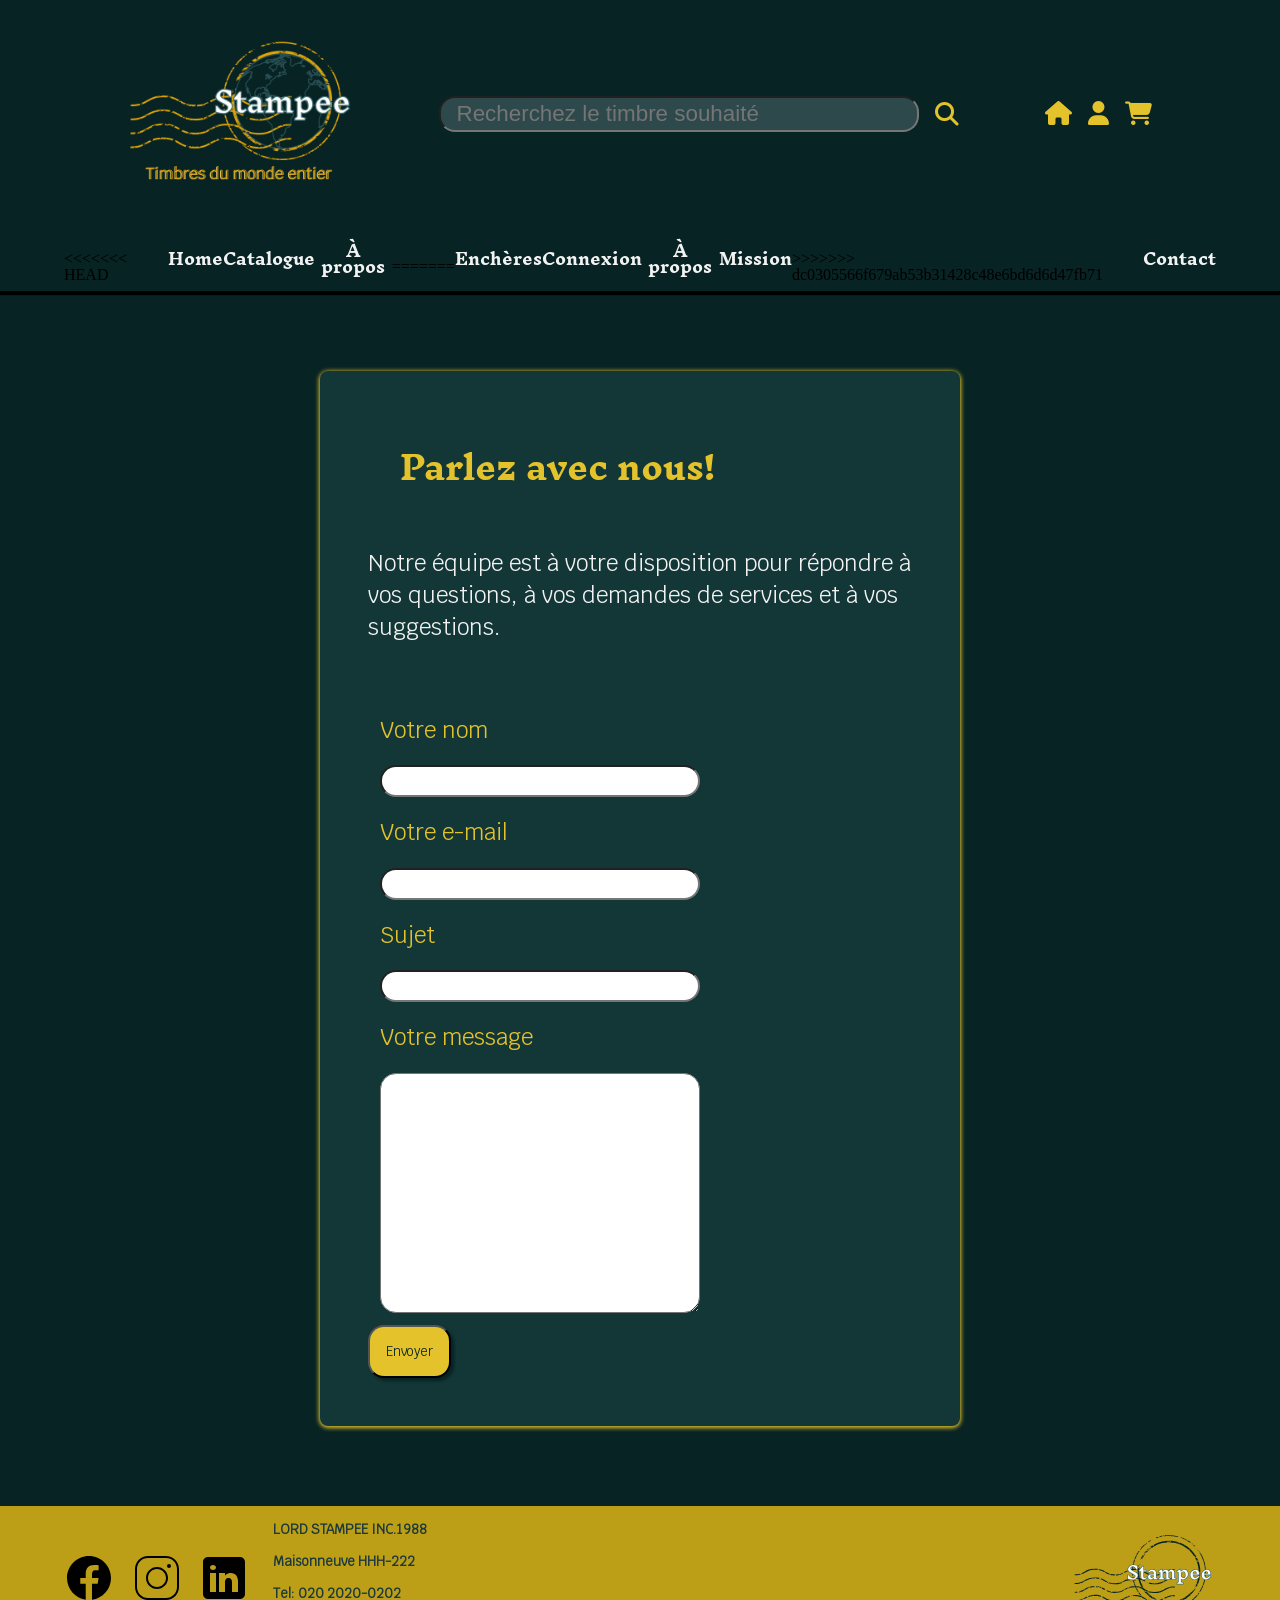
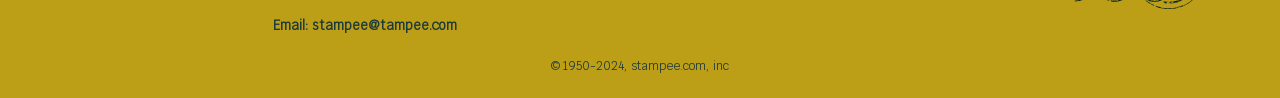
<file: pages/contact.html>
<!DOCTYPE html>
<html lang="fr">
  <head>
    <meta charset="UTF-8" />
    <meta name="viewport" content="width=device-width, initial-scale=1.0" />
    <meta
      name="description"
      content="Bienvenue sur Lord Stampee - Votre destination exclusive pour les enchères de timbres rares."
    />
    <meta name="author" content="La Seule Agence" />
    <meta
      name="keywords"
      content="enchères, timbres, collection, philatélie, rare, Lord Stampee"
    />
    <link
      rel="stylesheet"
      href="https://cdnjs.cloudflare.com/ajax/libs/font-awesome/6.5.1/css/all.min.css"
      integrity="sha512-DTOQO9RWCH3ppGqcWaEA1BIZOC6xxalwEsw9c2QQeAIftl+Vegovlnee1c9QX4TctnWMn13TZye+giMm8e2LwA=="
      crossorigin="anonymous"
      referrerpolicy="no-referrer"
    />
    <link
      rel="icon"
      href="./assets/img/logos/Stampee_logo_pale_header.svg"
      type="image/x-icon"
      alt="logo Stampee"
    />
    <!-- Pour production -->
    <!-- <link rel="stylesheet" href="build/css/stylesfinaux.css"> -->
    <link rel="stylesheet" href="../assets/css/styles.css" />
    <title>Stampee</title>
  </head>
  <body class="body-index">
    <header class="header-top">
      <div class="header-top__superieur">
        <div class="header-top__logo">
          <a href="../index.html"
            ><img
              src="../assets/img/logos/Stampee_logo_titre.png"
              alt="logo Stampee"
              class="header-top_img"
              alt="logo Stampee"
            />
          </a>
        </div>

        <div class="barre-recherche">
          <input
            type="text"
            class="barre-recherche__champ"
            placeholder="Recherchez le timbre souhaité"
          />
          <i
            class="fa-solid fa-magnifying-glass icon_img1"
            alt="icon recherche"
          ></i>
        </div>
        <i class="fa-solid fa-bars" alt="icon menu portable"></i>

        <div class="header-top_icons">
          <a href="../index.html">
            <i class="fa-solid fa-house icon_img1" role="img" aria-label="icon page d'accueil"></i
          ></a>
          <a href="./login.html">
            <i
              class="fa-solid fa-user icon_img1"
              role="img" aria-label="icon inscription ou connexion"
            ></i
          ></a>
          <i
            class="fa-solid fa-cart-shopping icon_img1"
            role="img" aria-label="icon inscription ou connexion"
          ></i>
        </div>
      </div>

      <div class="header-nav">
        <ul>
<<<<<<< HEAD
          <li><a href="../index.html">Home</a></li>
          <li> <a href="./catalogue.html">Catalogue</a></li>
          <li><a href="./apropos.html">À propos</a></li>
=======
          <li><a href="./catalogue.html">Enchères</a></li>
          <li><a href="./login.html">Connexion</a></li>
          <li><a href="./apropos.html">À propos</a></li>
          <li><a href="./mission.html">Mission</a></li>
>>>>>>> dc0305566f679ab53b31428c48e6bd6d6d47fb71
          <li><a href="./contact.html">Contact</a></li>
        </ul>
      </div>
    </header>

    <main class="main-contact">
      <div class="form-form-contact">
        <h2>Parlez avec nous!</h2>
        <p>
          Notre équipe est à votre disposition pour répondre à vos questions, à
          vos demandes de services et à vos suggestions.
        </p>
        <form class="form-contact">
          <label for="name">Votre nom</label>
          <input type="text" name="nom" id="name" class="form-contact_input" />

          <label for="email">Votre e-mail</label>
          <input type="email" name="email" id="email" class="form-contact_input" />

          <label for="sujet"> Sujet </label>
          <input type="text" name="sujet" id="sujet" class="form-contact_input" />

          <label for="message">Votre message</label>
          <textarea name="message" id="message" class="form-contact_textarea"></textarea>

          <button type="button" class="btn">Envoyer</button>
        </form>
      </div>
    </main>

    <footer class="footer">
      <div class="footer__content--all">
        <div class="footer__content">
          <div class="footer_left-side">
            <section class="footer_social-media">
              <svg
                class="facebook-icon"
                xmlns="http://www.w3.org/2000/svg"
                viewBox="0 0 50 50"
                width="50px"
                height="50px"
              >
                <path
                  d="M25,3C12.85,3,3,12.85,3,25c0,11.03,8.125,20.137,18.712,21.728V30.831h-5.443v-5.783h5.443v-3.848 c0-6.371,3.104-9.168,8.399-9.168c2.536,0,3.877,0.188,4.512,0.274v5.048h-3.612c-2.248,0-3.033,2.131-3.033,4.533v3.161h6.588 l-0.894,5.783h-5.694v15.944C38.716,45.318,47,36.137,47,25C47,12.85,37.15,3,25,3z"
                />
              </svg>
              <svg
                class="instagram-icon"
                xmlns="http://www.w3.org/2000/svg"
                viewBox="0 0 50 50"
                width="50px"
                height="50px"
              >
                <path
                  d="M 16 3 C 8.8324839 3 3 8.8324839 3 16 L 3 34 C 3 41.167516 8.8324839 47 16 47 L 34 47 C 41.167516 47 47 41.167516 47 34 L 47 16 C 47 8.8324839 41.167516 3 34 3 L 16 3 z M 16 5 L 34 5 C 40.086484 5 45 9.9135161 45 16 L 45 34 C 45 40.086484 40.086484 45 34 45 L 16 45 C 9.9135161 45 5 40.086484 5 34 L 5 16 C 5 9.9135161 9.9135161 5 16 5 z M 37 11 A 2 2 0 0 0 35 13 A 2 2 0 0 0 37 15 A 2 2 0 0 0 39 13 A 2 2 0 0 0 37 11 z M 25 14 C 18.936712 14 14 18.936712 14 25 C 14 31.063288 18.936712 36 25 36 C 31.063288 36 36 31.063288 36 25 C 36 18.936712 31.063288 14 25 14 z M 25 16 C 29.982407 16 34 20.017593 34 25 C 34 29.982407 29.982407 34 25 34 C 20.017593 34 16 29.982407 16 25 C 16 20.017593 20.017593 16 25 16 z"
                />
              </svg>
              <svg
                class="linkedin-icon"
                xmlns="http://www.w3.org/2000/svg"
                viewBox="0 0 50 50"
                width="50px"
                height="50px"
              >
                <path
                  d="M41,4H9C6.24,4,4,6.24,4,9v32c0,2.76,2.24,5,5,5h32c2.76,0,5-2.24,5-5V9C46,6.24,43.76,4,41,4z M17,20v19h-6V20H17z M11,14.47c0-1.4,1.2-2.47,3-2.47s2.93,1.07,3,2.47c0,1.4-1.12,2.53-3,2.53C12.2,17,11,15.87,11,14.47z M39,39h-6c0,0,0-9.26,0-10 c0-2-1-4-3.5-4.04h-0.08C27,24.96,26,27.02,26,29c0,0.91,0,10,0,10h-6V20h6v2.56c0,0,1.93-2.56,5.81-2.56 c3.97,0,7.19,2.73,7.19,8.26V39z"
                />
              </svg>
            </section>
            <section class="footer__contact">
              <p>LORD STAMPEE INC.1988</p>
              <p>Maisonneuve HHH-222</p>
              <p>Tel: 020 2020-0202</p>
              <p>Email: stampee@tampee.com</p>
            </section>
          </div>
          <img
            class="footer__logo"
            src="../assets/img/logos/stampee_logo_footer.svg"
            alt="logo Stampee"
          />
        </div>
        <p class="footer_droits-auteur">© 1950-2024, stampee.com, inc</p>
      </div>
    </footer>
  </body>
</html>
</file>
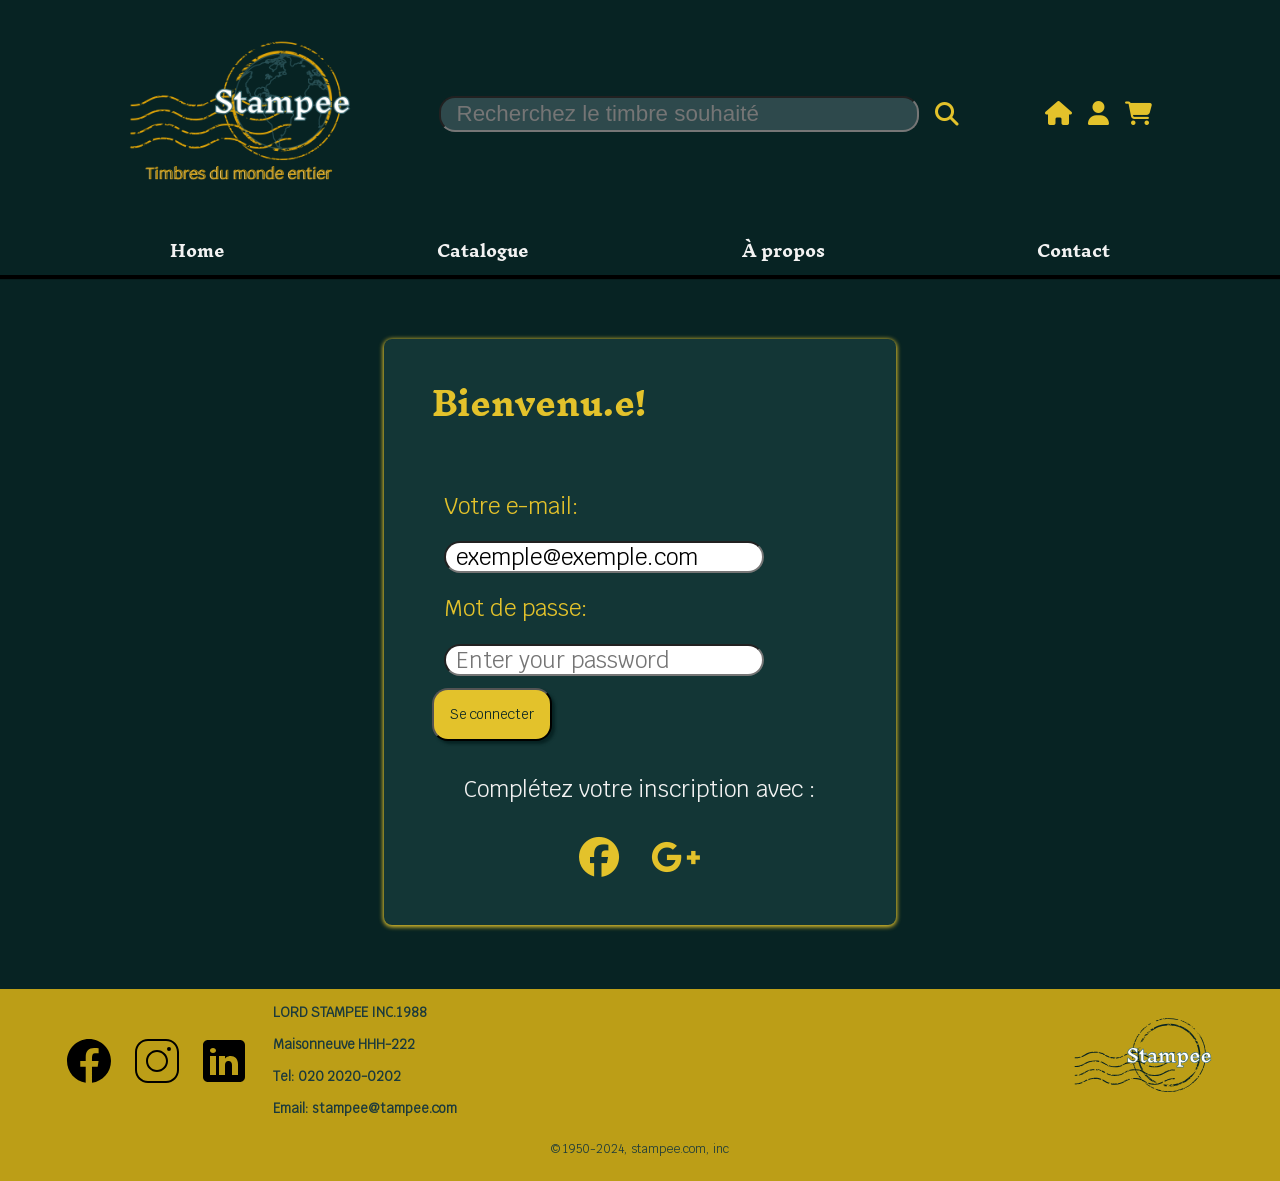
<file: pages/login.html>
<!DOCTYPE html>
<html lang="fr">
  <head>
    <meta charset="UTF-8" />
    <meta name="viewport" content="width=device-width, initial-scale=1.0" />
    <meta
      name="description"
      content="Bienvenue sur Lord Stampee - Votre destination exclusive pour les enchères de timbres rares."
    />
    <meta name="author" content="La Seule Agence" />
    <meta
      name="keywords"
      content="enchères, timbres, collection, philatélie, rare, Lord Stampee"
    />
    <link
      rel="stylesheet"
      href="https://cdnjs.cloudflare.com/ajax/libs/font-awesome/6.5.1/css/all.min.css"
      integrity="sha512-DTOQO9RWCH3ppGqcWaEA1BIZOC6xxalwEsw9c2QQeAIftl+Vegovlnee1c9QX4TctnWMn13TZye+giMm8e2LwA=="
      crossorigin="anonymous"
      referrerpolicy="no-referrer"
    />
    <link
      rel="icon"
      href="./assets/img/logos/Stampee_logo_pale_header.svg"
      type="image/x-icon"
      alt="logo Stampee"
    />
    <!-- Pour production -->
    <!-- <link rel="stylesheet" href="build/css/stylesfinaux.css"> -->
    <link rel="stylesheet" href="../assets/css/styles.css" />
    <title>Stampee</title>
  </head>
  <body class="body-index">
    <header class="header-top">
      <div class="header-top__superieur">
        <div class="header-top__logo">
          <a href="../index.html"
            ><img
              src="../assets/img/logos/Stampee_logo_titre.png"
              alt="logo Stampee"
              class="header-top_img"
              alt="logo Stampee"
            />
          </a>
        </div>

        <div class="barre-recherche">
          <input
            type="text"
            class="barre-recherche__champ"
            placeholder="Recherchez le timbre souhaité"
          />
          <i
            class="fa-solid fa-magnifying-glass icon_img1"
            alt="icon recherche"
          ></i>
        </div>
        <i class="fa-solid fa-bars" alt="icon menu portable"></i>

        <div class="header-top_icons">
          <a href="../index.html">
            <i class="fa-solid fa-house icon_img1" role="img" aria-label="icon page d'accueil"></i
          ></a>
          <a href="./login.html">
            <i
              class="fa-solid fa-user icon_img1"
              role="img" aria-label="icon inscription ou connexion"
            ></i
          ></a>
          <i
            class="fa-solid fa-cart-shopping icon_img1"
            role="img" aria-label="icon inscription ou connexion"
          ></i>
        </div>
      </div>

      <div class="header-nav">
        <ul>
          <li><a href="../index.html">Home</a></li>
          <li> <a href="./catalogue.html">Catalogue</a></li>
          <li><a href="./apropos.html">À propos</a></li>
          <li><a href="./contact.html">Contact</a></li>
        </ul>
      </div>
    </header>

    <main class="main-login">
      <div class="form-form-login">
        <h2>Bienvenu.e!</h2>
        <form class="form-login">
          <label for="email">Votre e-mail:</label>
          <input type="email" id="email" name="email" class="form-login_input" value="exemple@exemple.com" />
      
          <label for="password">Mot de passe:</label>
          <input type="password" id="password" name="password" class="form-login_input" placeholder="Enter your password" />
      
          <button type="button" class="btn">Se connecter</button>
          
          <div class="inscription-social-midia">
              <p>Complétez votre inscription avec :</p>
              <div class="login-icons">
                  <i class="fa-brands fa-facebook" aria-label="Connect with Facebook"></i>
                  <i class="fa-brands fa-google-plus-g" aria-label="Connect with Google"></i>
              </div>
          </div>
      </form>
      
      </div>
    </main>

    <footer class="footer">
      <div class="footer__content--all">
        
        <div class="footer__content">
          <div class="footer_left-side">
            <section class="footer_social-media">
              <svg
                class="facebook-icon"
                xmlns="http://www.w3.org/2000/svg"
                viewBox="0 0 50 50"
                width="50px"
                height="50px"
              >
                <path
                  d="M25,3C12.85,3,3,12.85,3,25c0,11.03,8.125,20.137,18.712,21.728V30.831h-5.443v-5.783h5.443v-3.848 c0-6.371,3.104-9.168,8.399-9.168c2.536,0,3.877,0.188,4.512,0.274v5.048h-3.612c-2.248,0-3.033,2.131-3.033,4.533v3.161h6.588 l-0.894,5.783h-5.694v15.944C38.716,45.318,47,36.137,47,25C47,12.85,37.15,3,25,3z"
                />
              </svg>
              <svg
                class="instagram-icon"
                xmlns="http://www.w3.org/2000/svg"
                viewBox="0 0 50 50"
                width="50px"
                height="50px"
              >
                <path
                  d="M 16 3 C 8.8324839 3 3 8.8324839 3 16 L 3 34 C 3 41.167516 8.8324839 47 16 47 L 34 47 C 41.167516 47 47 41.167516 47 34 L 47 16 C 47 8.8324839 41.167516 3 34 3 L 16 3 z M 16 5 L 34 5 C 40.086484 5 45 9.9135161 45 16 L 45 34 C 45 40.086484 40.086484 45 34 45 L 16 45 C 9.9135161 45 5 40.086484 5 34 L 5 16 C 5 9.9135161 9.9135161 5 16 5 z M 37 11 A 2 2 0 0 0 35 13 A 2 2 0 0 0 37 15 A 2 2 0 0 0 39 13 A 2 2 0 0 0 37 11 z M 25 14 C 18.936712 14 14 18.936712 14 25 C 14 31.063288 18.936712 36 25 36 C 31.063288 36 36 31.063288 36 25 C 36 18.936712 31.063288 14 25 14 z M 25 16 C 29.982407 16 34 20.017593 34 25 C 34 29.982407 29.982407 34 25 34 C 20.017593 34 16 29.982407 16 25 C 16 20.017593 20.017593 16 25 16 z"
                />
              </svg>
              <svg
                class="linkedin-icon"
                xmlns="http://www.w3.org/2000/svg"
                viewBox="0 0 50 50"
                width="50px"
                height="50px"
              >
                <path
                  d="M41,4H9C6.24,4,4,6.24,4,9v32c0,2.76,2.24,5,5,5h32c2.76,0,5-2.24,5-5V9C46,6.24,43.76,4,41,4z M17,20v19h-6V20H17z M11,14.47c0-1.4,1.2-2.47,3-2.47s2.93,1.07,3,2.47c0,1.4-1.12,2.53-3,2.53C12.2,17,11,15.87,11,14.47z M39,39h-6c0,0,0-9.26,0-10 c0-2-1-4-3.5-4.04h-0.08C27,24.96,26,27.02,26,29c0,0.91,0,10,0,10h-6V20h6v2.56c0,0,1.93-2.56,5.81-2.56 c3.97,0,7.19,2.73,7.19,8.26V39z"
                />
              </svg>
            </section>
            <section class="footer__contact">
              <p>LORD STAMPEE INC.1988</p>
              <p>Maisonneuve HHH-222</p>
              <p>Tel: 020 2020-0202</p>
              <p>Email: stampee@tampee.com</p>
            </section>
          </div>
          <img
          class="footer__logo"
          src="../assets/img/logos/stampee_logo_footer.svg"
          alt="logo Stampee"
          />
        </div>
        <p class="footer_droits-auteur">© 1950-2024, stampee.com, inc</p>
      </div>
    </footer>
  </body>
</html>
</file>
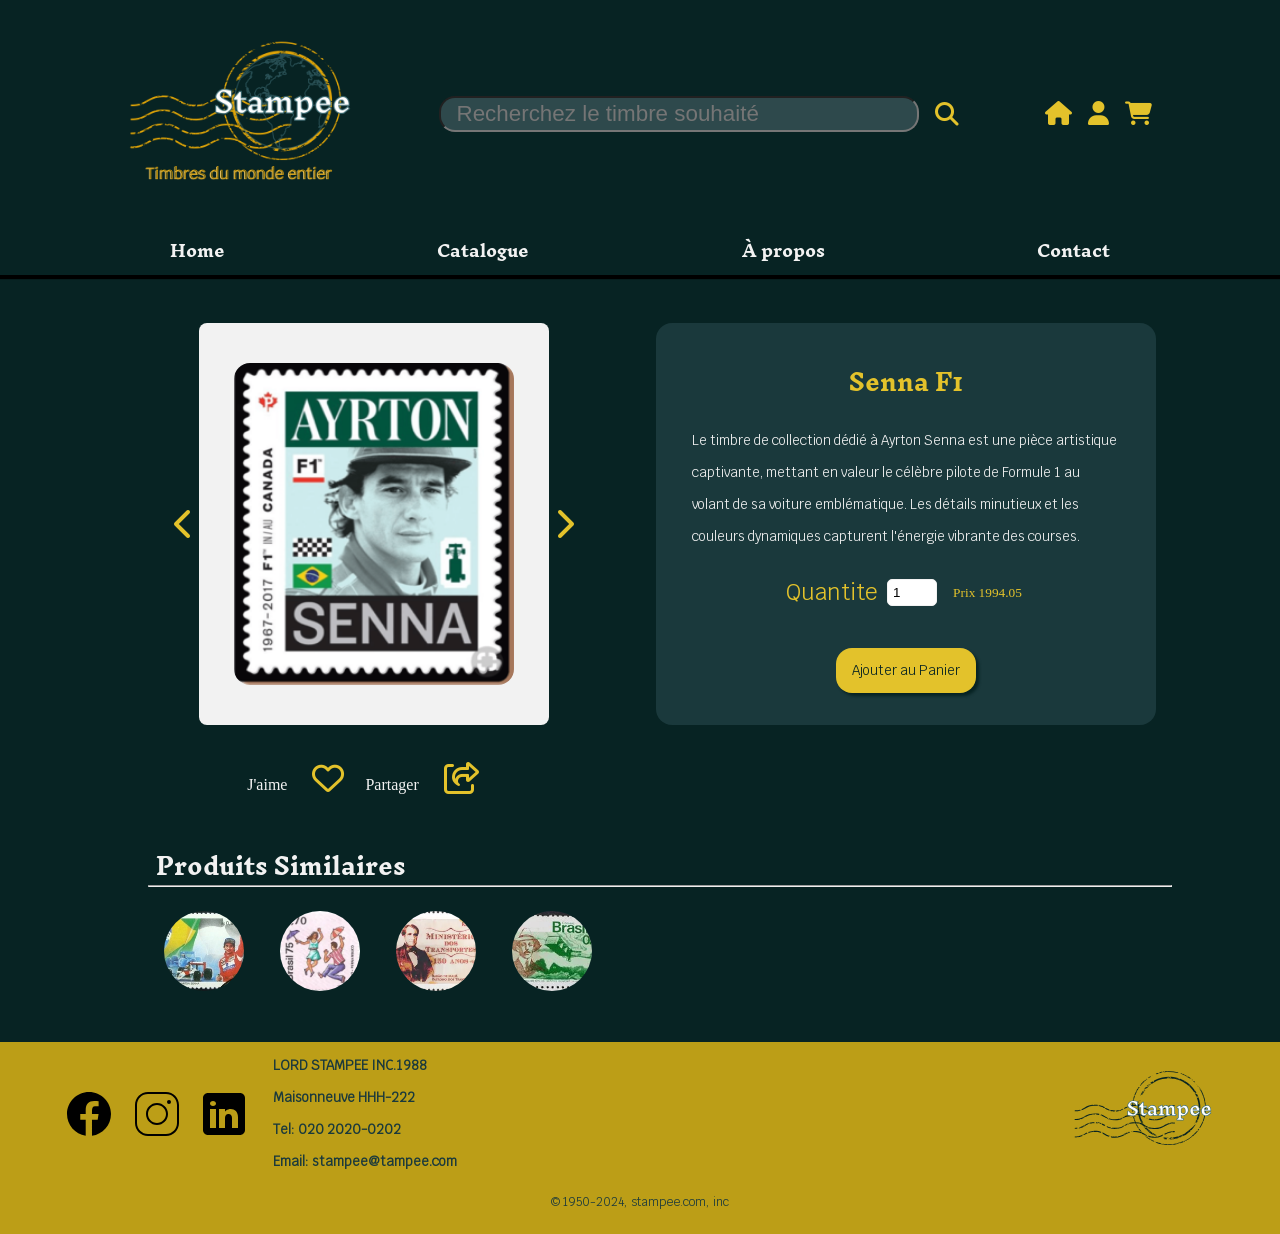
<file: pages/produit.html>
<!DOCTYPE html>
<html lang="fr">
  <head>
    <meta charset="UTF-8" />
    <meta name="viewport" content="width=device-width, initial-scale=1.0" />
    <meta
      name="description"
      content="Bienvenue sur Lord Stampee - Votre destination exclusive pour les enchères de timbres rares."
    />
    <meta name="author" content="La Seule Agence" />
    <meta
      name="keywords"
      content="enchères, timbres, collection, philatélie, rare, Lord Stampee"
    />
    <link
      rel="stylesheet"
      href="https://cdnjs.cloudflare.com/ajax/libs/font-awesome/6.5.1/css/all.min.css"
      integrity="sha512-DTOQO9RWCH3ppGqcWaEA1BIZOC6xxalwEsw9c2QQeAIftl+Vegovlnee1c9QX4TctnWMn13TZye+giMm8e2LwA=="
      crossorigin="anonymous"
      referrerpolicy="no-referrer"
    />
    <link
      rel="icon"
      href="./assets/img/logos/Stampee_logo_pale_header.svg"
      type="image/x-icon"
      alt="logo Stampee"
    />
    <!-- Pour production -->
    <!-- <link rel="stylesheet" href="build/css/stylesfinaux.css"> -->
    <link rel="stylesheet" href="../assets/css/styles.css" />
    <title>Stampee</title>
  </head>
  <body class="body-index">
    <header class="header-top">
      <div class="header-top__superieur">
        <div class="header-top__logo">
          <a href="../index.html"
            ><img
              src="../assets/img/logos/Stampee_logo_titre.png"
              alt="logo Stampee"
              class="header-top_img"
              alt="logo Stampee"
            />
          </a>
        </div>

        <div class="barre-recherche">
          <input
            type="text"
            class="barre-recherche__champ"
            placeholder="Recherchez le timbre souhaité"
          />
          <i
            class="fa-solid fa-magnifying-glass icon_img1"
            alt="icon recherche"
          ></i>
        </div>
        <i class="fa-solid fa-bars" alt="icon menu portable"></i>

        <div class="header-top_icons">
          <a href="../index.html">
            <i class="fa-solid fa-house icon_img1" role="img" aria-label="icon page d'accueil"></i
          ></a>
          <a href="./login.html">
            <i
              class="fa-solid fa-user icon_img1"
              role="img" aria-label="icon inscription ou connexion"
            ></i
          ></a>
          <i
            class="fa-solid fa-cart-shopping icon_img1"
            role="img" aria-label="icon inscription ou connexion"
          ></i>
        </div>
      </div>

      <div class="header-nav">
        <ul>
          <li><a href="../index.html">Home</a></li>
          <li> <a href="./catalogue.html">Catalogue</a></li>
          <li><a href="./apropos.html">À propos</a></li>
          <li><a href="./contact.html">Contact</a></li>
        </ul>
      </div>
    </header>
    
    <main class="main-produit">
      <div class="page-produit">
        <div class="timbre">
          <div class="timbre-photo">
            <i class="fa-solid fa-chevron-left"></i>
            <div class="photo-produit-g">
              <img src="../assets/img/photos/sennaf1.webp" alt="timbre Senna F1" />
            </div>
            <i class="fa-solid fa-chevron-right"></i>
          </div>

          <div>
            <div class="icon-produit">
              <div class="jaime">
                J'aime
                <i class="fa-regular fa-heart"></i>
              </div>
              <div class="partager">
                Partager
                <i class="fa-regular fa-share-from-square"></i>
              </div>
            </div>
          </div>
        </div>
        <div class="detail-produit">
          <div class="section-detail">
            <h3>Senna F1</h3>
            <p>
              Le timbre de collection dédié à Ayrton Senna est une pièce
              artistique captivante, mettant en valeur le célèbre pilote de
              Formule 1 au volant de sa voiture emblématique. Les détails
              minutieux et les couleurs dynamiques capturent l'énergie vibrante
              des courses.
            </p>
            <div class="produit-quantite">
              <label for="quantity">Quantite</label>
              <input
                type="number"
                id="quantity"
                name="quantity"
                min="1"
                value="1"
              />
              <div class="prix">Prix 1994.05</div>
            </div>

            <div class="btn btn-produit">Ajouter au Panier</div>
          </div>
        </div>

        <div class="produits-similaires">
          <h3 class="h3-produits-simulaires">Produits Similaires</h3>
          <hr />
          <img src="../assets/img/photos/senna.webp" alt="timbre Senna" />
          <img src="../assets/img/photos/frevo.webp" alt="timbre Frevo" />
          <img src="../assets/img/photos/barao.webp" alt="timbre Barao de Mauá" />
          <img src="../assets/img/photos/Santos-Dumont.webp" alt="timbre Santos-Dumont" />
        </div>
      </div>
    </main>
    <footer class="footer">
      <div class="footer__content--all">
        
        <div class="footer__content">
          <div class="footer_left-side">
            <section class="footer_social-media">
              <svg
                class="facebook-icon"
                xmlns="http://www.w3.org/2000/svg"
                viewBox="0 0 50 50"
                width="50px"
                height="50px"
              >
                <path
                  d="M25,3C12.85,3,3,12.85,3,25c0,11.03,8.125,20.137,18.712,21.728V30.831h-5.443v-5.783h5.443v-3.848 c0-6.371,3.104-9.168,8.399-9.168c2.536,0,3.877,0.188,4.512,0.274v5.048h-3.612c-2.248,0-3.033,2.131-3.033,4.533v3.161h6.588 l-0.894,5.783h-5.694v15.944C38.716,45.318,47,36.137,47,25C47,12.85,37.15,3,25,3z"
                />
              </svg>
              <svg
                class="instagram-icon"
                xmlns="http://www.w3.org/2000/svg"
                viewBox="0 0 50 50"
                width="50px"
                height="50px"
              >
                <path
                  d="M 16 3 C 8.8324839 3 3 8.8324839 3 16 L 3 34 C 3 41.167516 8.8324839 47 16 47 L 34 47 C 41.167516 47 47 41.167516 47 34 L 47 16 C 47 8.8324839 41.167516 3 34 3 L 16 3 z M 16 5 L 34 5 C 40.086484 5 45 9.9135161 45 16 L 45 34 C 45 40.086484 40.086484 45 34 45 L 16 45 C 9.9135161 45 5 40.086484 5 34 L 5 16 C 5 9.9135161 9.9135161 5 16 5 z M 37 11 A 2 2 0 0 0 35 13 A 2 2 0 0 0 37 15 A 2 2 0 0 0 39 13 A 2 2 0 0 0 37 11 z M 25 14 C 18.936712 14 14 18.936712 14 25 C 14 31.063288 18.936712 36 25 36 C 31.063288 36 36 31.063288 36 25 C 36 18.936712 31.063288 14 25 14 z M 25 16 C 29.982407 16 34 20.017593 34 25 C 34 29.982407 29.982407 34 25 34 C 20.017593 34 16 29.982407 16 25 C 16 20.017593 20.017593 16 25 16 z"
                />
              </svg>
              <svg
                class="linkedin-icon"
                xmlns="http://www.w3.org/2000/svg"
                viewBox="0 0 50 50"
                width="50px"
                height="50px"
              >
                <path
                  d="M41,4H9C6.24,4,4,6.24,4,9v32c0,2.76,2.24,5,5,5h32c2.76,0,5-2.24,5-5V9C46,6.24,43.76,4,41,4z M17,20v19h-6V20H17z M11,14.47c0-1.4,1.2-2.47,3-2.47s2.93,1.07,3,2.47c0,1.4-1.12,2.53-3,2.53C12.2,17,11,15.87,11,14.47z M39,39h-6c0,0,0-9.26,0-10 c0-2-1-4-3.5-4.04h-0.08C27,24.96,26,27.02,26,29c0,0.91,0,10,0,10h-6V20h6v2.56c0,0,1.93-2.56,5.81-2.56 c3.97,0,7.19,2.73,7.19,8.26V39z"
                />
              </svg>
            </section>
            <section class="footer__contact">
              <p>LORD STAMPEE INC.1988</p>
              <p>Maisonneuve HHH-222</p>
              <p>Tel: 020 2020-0202</p>
              <p>Email: stampee@tampee.com</p>
            </section>
          </div>
          <img
          class="footer__logo"
          src="../assets/img/logos/stampee_logo_footer.svg"
          alt="logo Stampee"
          />
        </div>
        <p class="footer_droits-auteur">© 1950-2024, stampee.com, inc</p>
      </div>
    </footer>
  </body>
</html>
</file>
<file: assets/css/styles.css>
/* Variables */
@import url("./variables/reset.css");
@import url("./variables/mediaqueries.css");

/* Couleurs */
@import url("./variables/colors.css");
/* Typo */
@import url("./variables/typography.css");

@import url("./variables/typography.css");

/* Espacement */
@import url("./variables/spacing.css");

/* Composantes individuelles (Ex: bouton) */
@import url("./components/navigation.css");
@import url("./components/icon.css");
@import url("./components/bouton.css");
@import url("./components/card.css");
@import url("./components/lien.css");
@import url("./components/menu.css");

/*navigation principal*/
@import url("components/navigation.css");

/* Modules/mise en page spéciale (Ex: Grilles, formulaires)*/
@import url("./layout/general.css");
@import url("./layout/footer.css");

/* Exceptions pour certaines pages */
@import url("./components/carrousel.css");
/* @import url("./pages/catalogue.css"); */

/*Header*/
@import url("layout/header.css");

/*Fomulaire de contact*/
@import url("./layout/contact-form.css");

/* Page Produit */
@import url("./layout/produit.css");

/* Page index */
@import url("./layout/index.css");

/*page A propos*/
@import url("./layout/apropos.css");
@import url("./layout/login.css");
</file>
<file: assets/css/pages/catalogue.css>
@import url("../styles.css");
body {
    background-color: var(--fonce);
}

.main-grid {
    display: grid;
    grid-template-columns: 1fr 1fr 1fr 1fr;
    gap: 5vw;
    padding-top: var(--space-g);

}

.main-grid__tuile {
    background-color: var(--blanc);

    padding: var(--space-s) var(--space-mg) var(--space-mg) var(--space-mg);
    border-radius: 15px;

}

.main-grid__tuile img {
    width: 100%;
    max-width: 100%;
    max-height: 140px;
    object-fit: contain;
    border-radius: 15px;
}

.main-grid__tuile {
    margin: 0 auto;
    display: flex;
    justify-content: space-between;
    flex-direction: column;
    min-width: 100%;
}

.main-grid__tuile .btn {
    align-self: flex-end;
    margin: 0 auto;
    margin-top: var(--space-s);

}

.flex-container {
    display: flex;
    align-items: flex-start;
    justify-content: space-between;
    width: 90%;
    margin: 0 auto;
    padding-bottom: var(--space-xg);
}

h4 {
    text-align: center;
}

.flex-container {
    position:relative;
}
.pagination {
    position:absolute;
    font-size: var(--police-s);
    color: var(--dore);
    bottom: var(--space-g);
    right: 0;
}

/* * {
    border: 2px solid blue !important; 
} */
@media only screen and (max-width: 950px) {
    .main-grid {
        display: grid;
        grid-template-columns: 1fr 1fr 1fr;
    }
}

@media only screen and (max-width: 805px) {
    .main-grid {
        display: grid;
        grid-template-columns: 1fr 1fr;
    }
}

@media only screen and (max-width: 670px) {
    .main-grid {
        display: grid;
        grid-template-columns: 1fr;
    }
}
</file>
